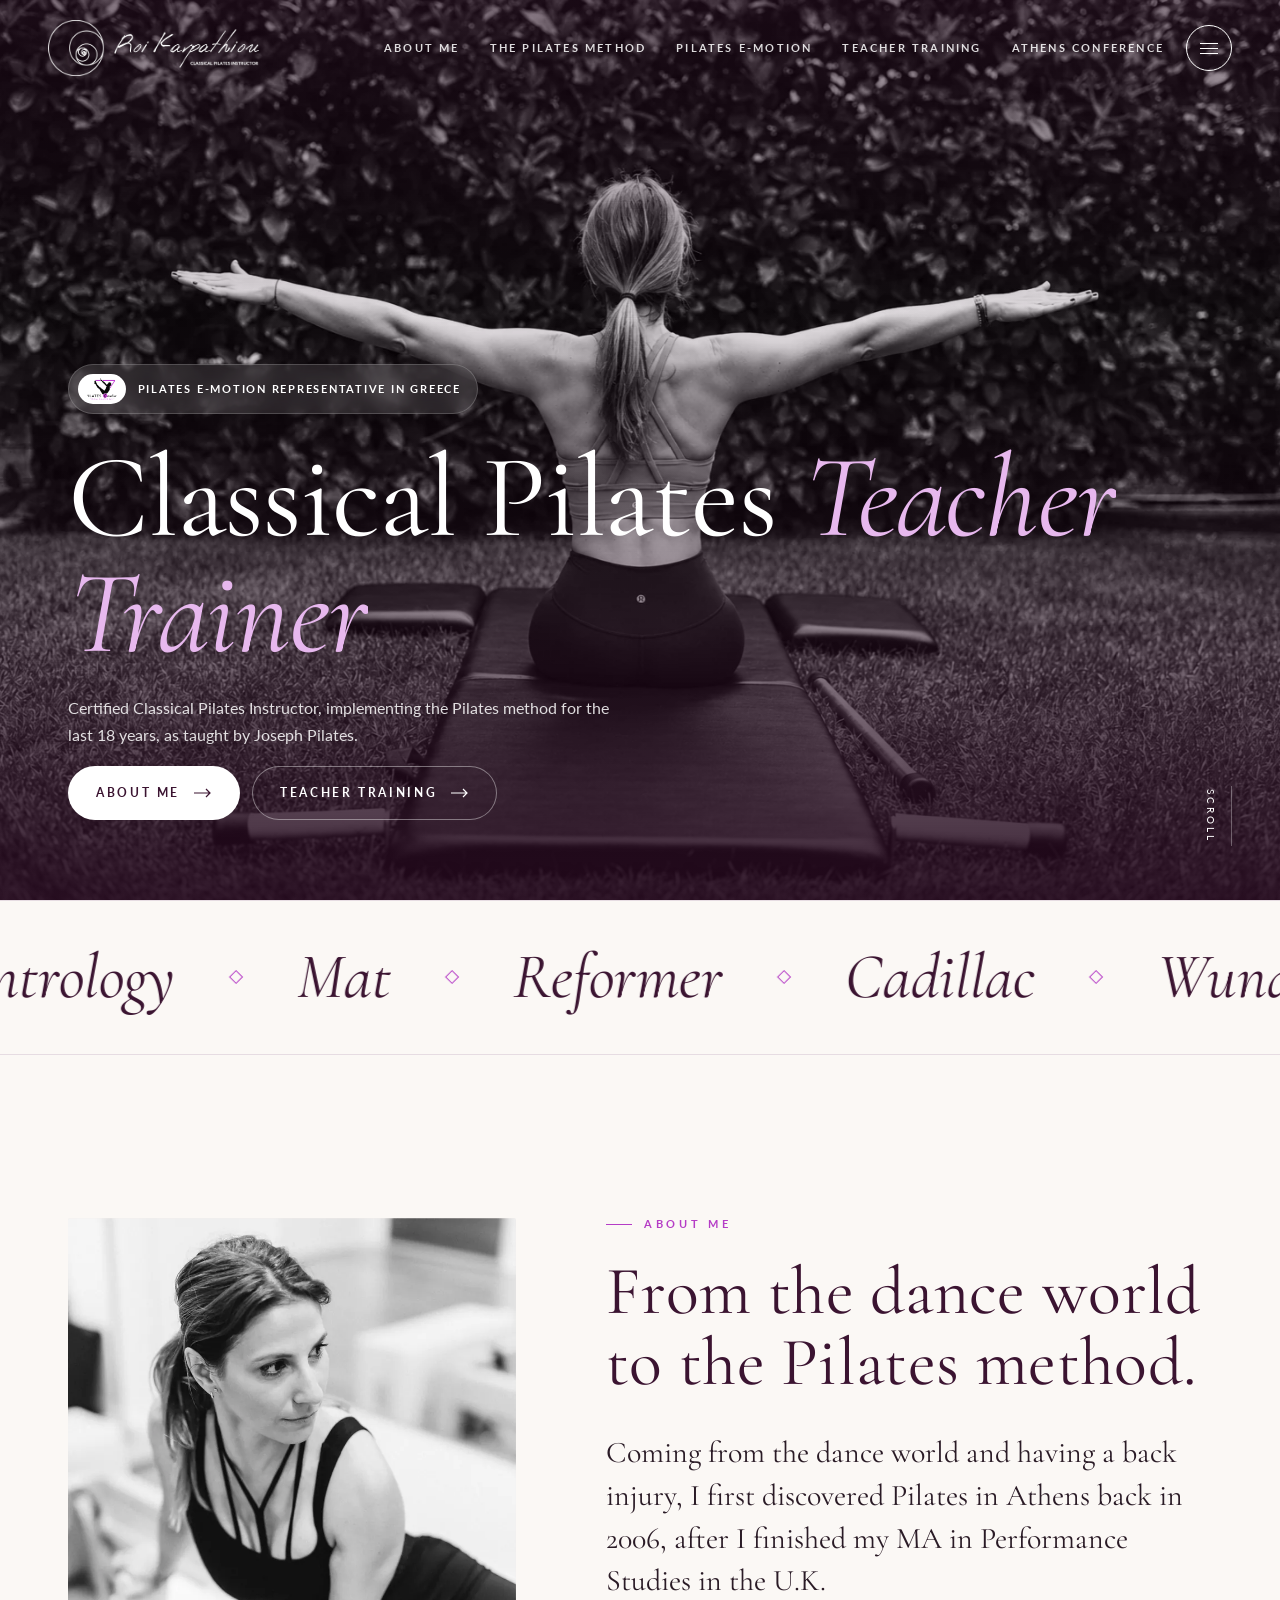
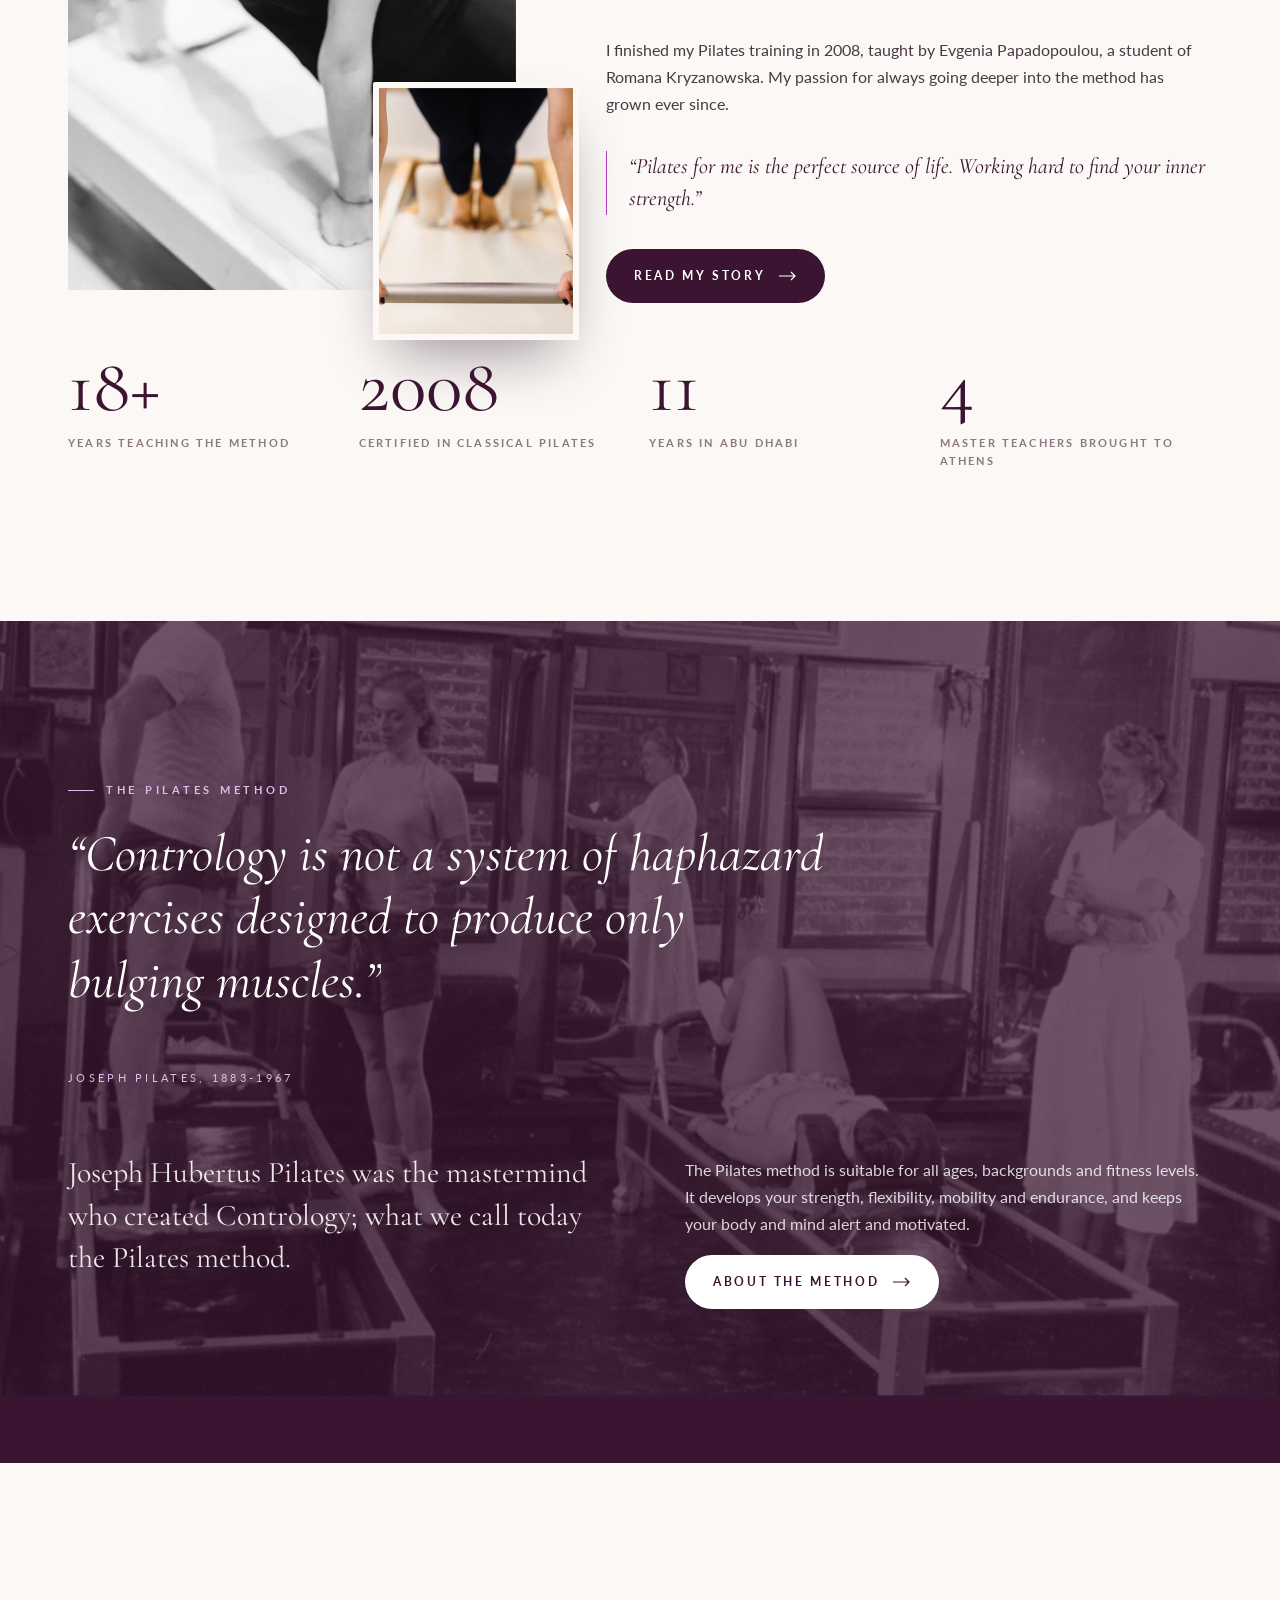
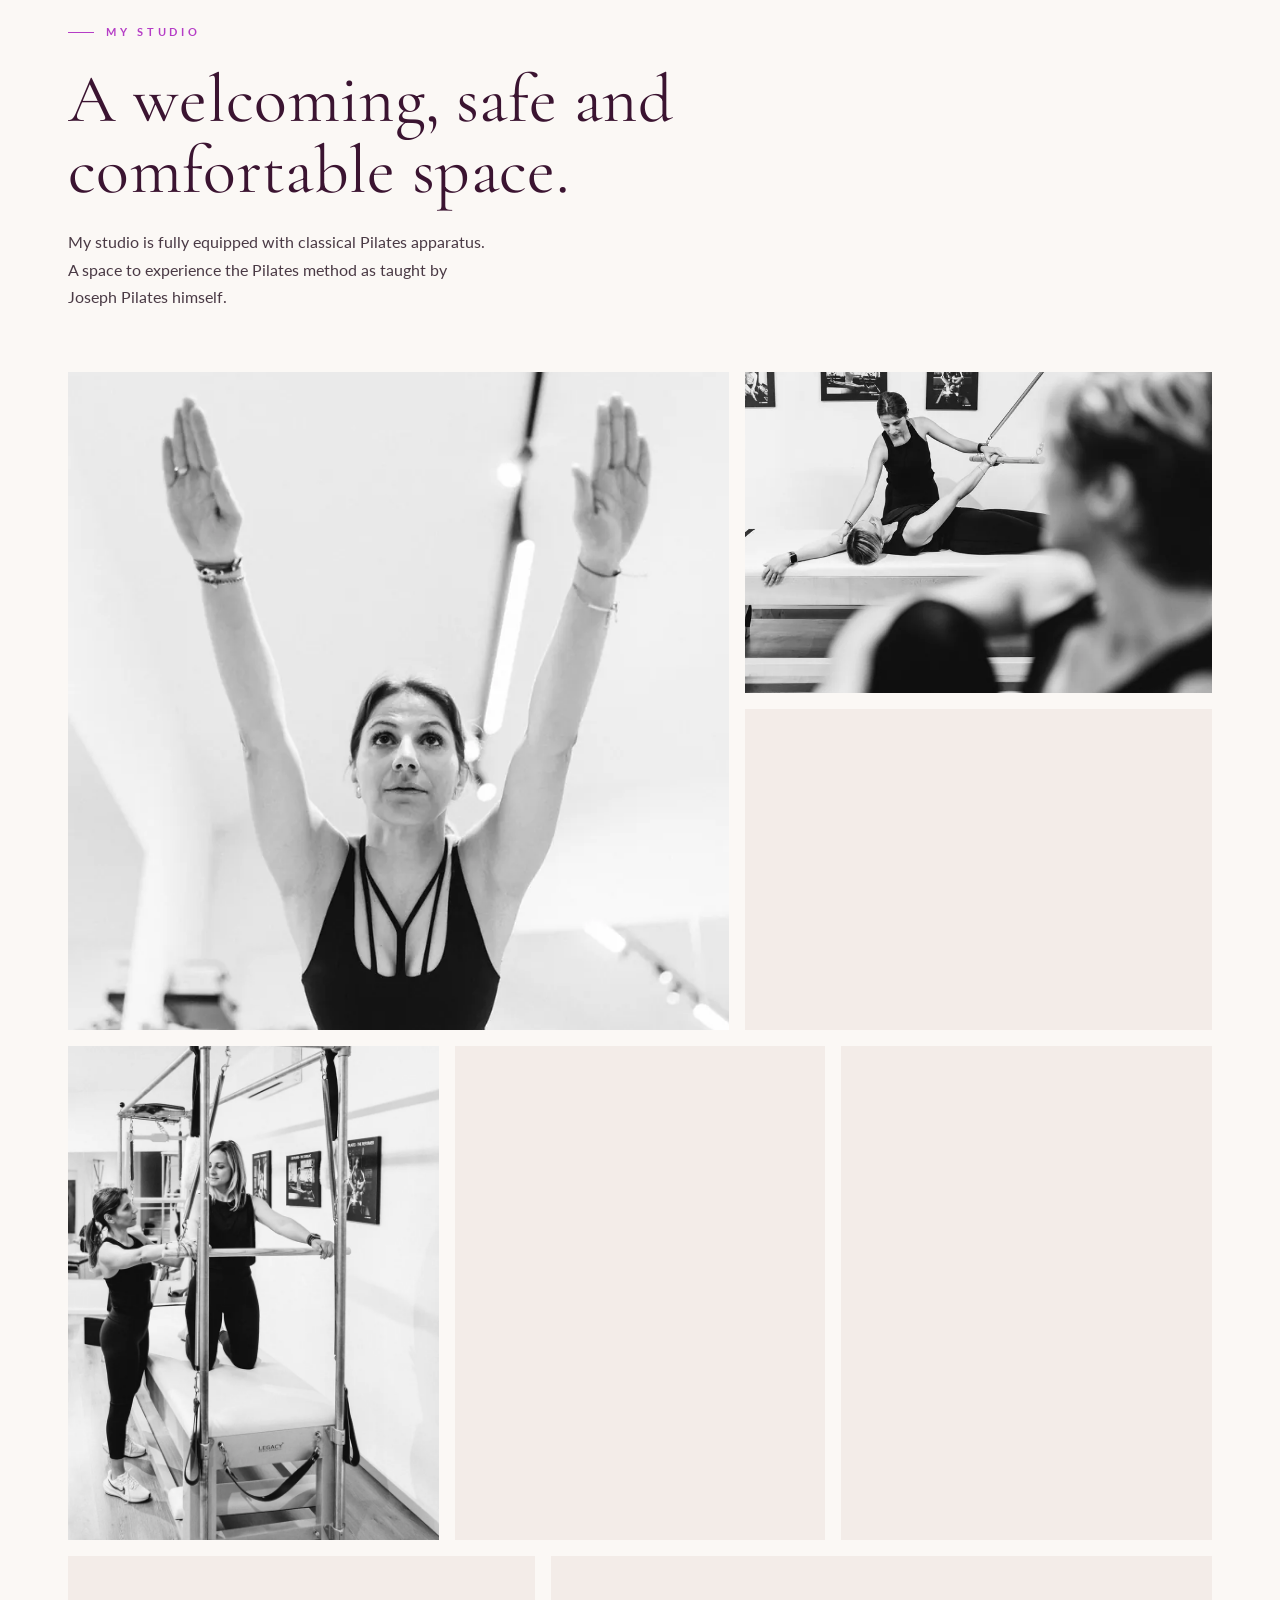
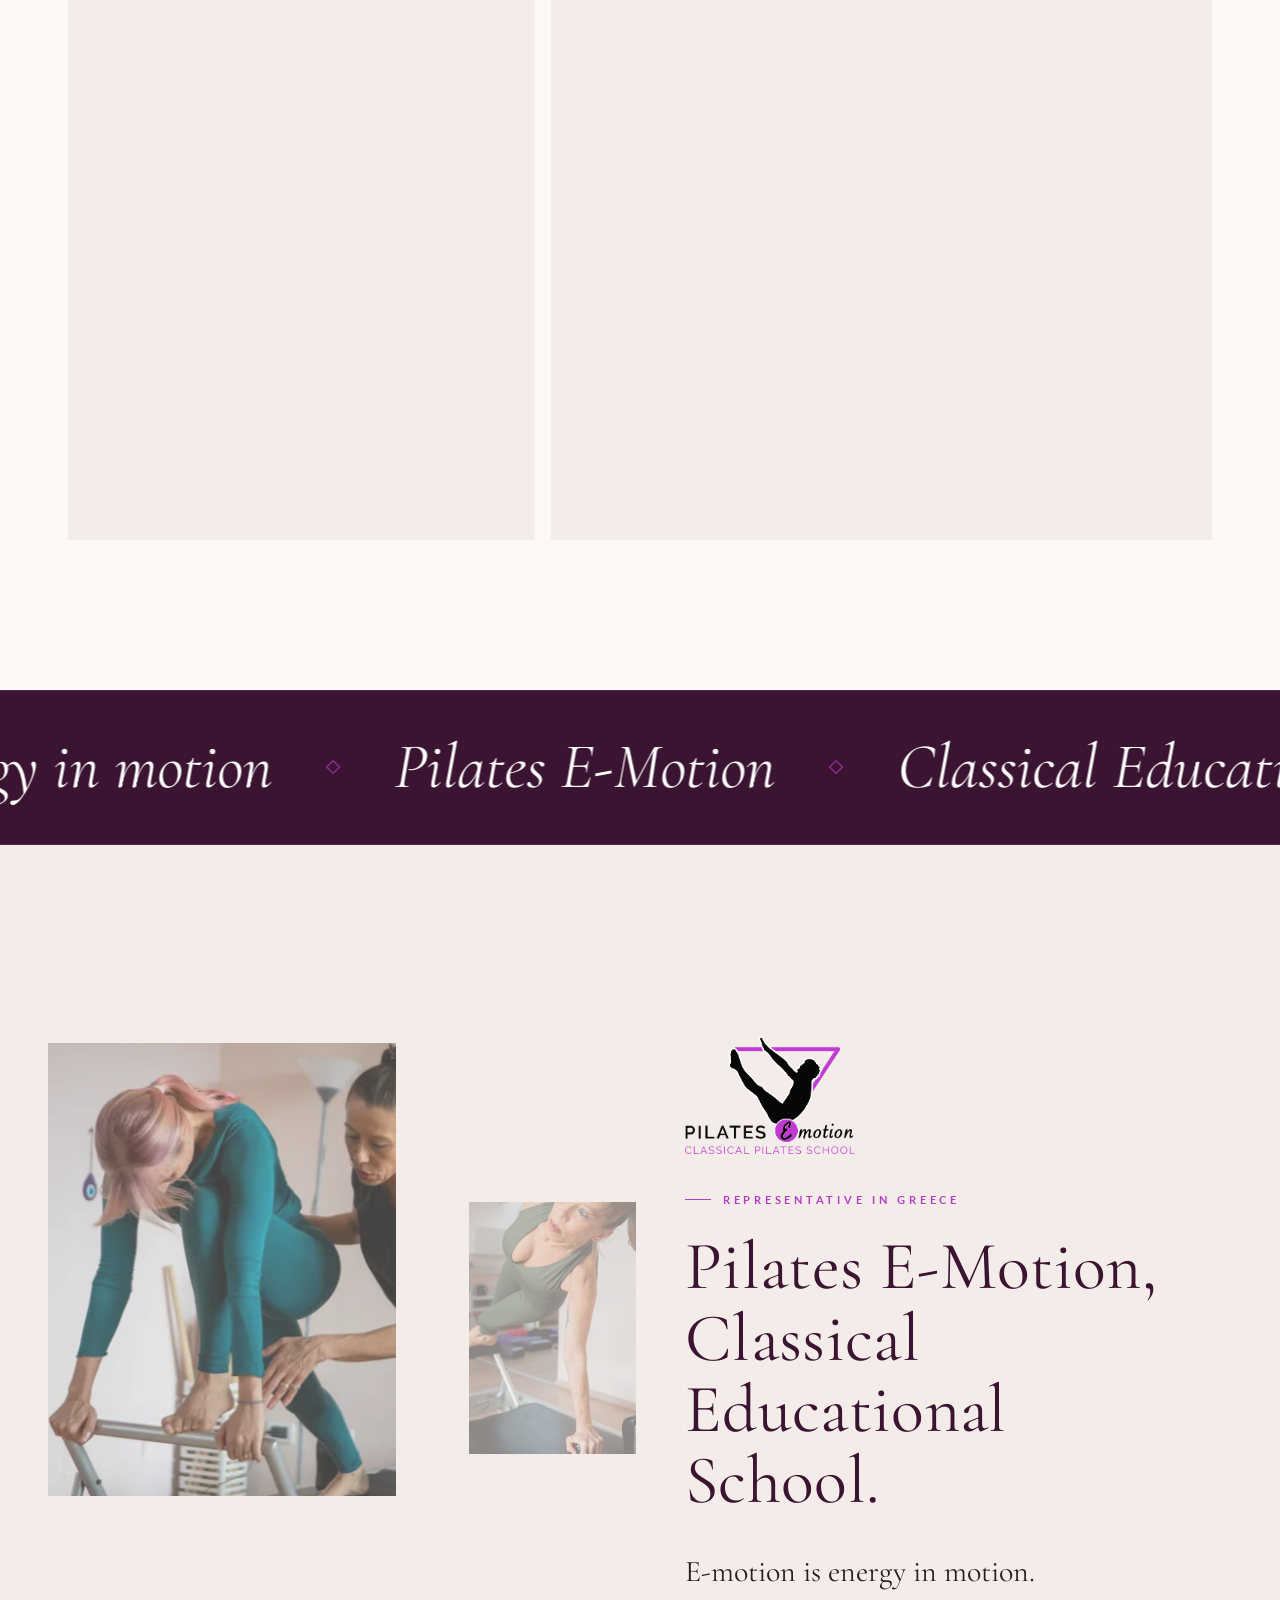
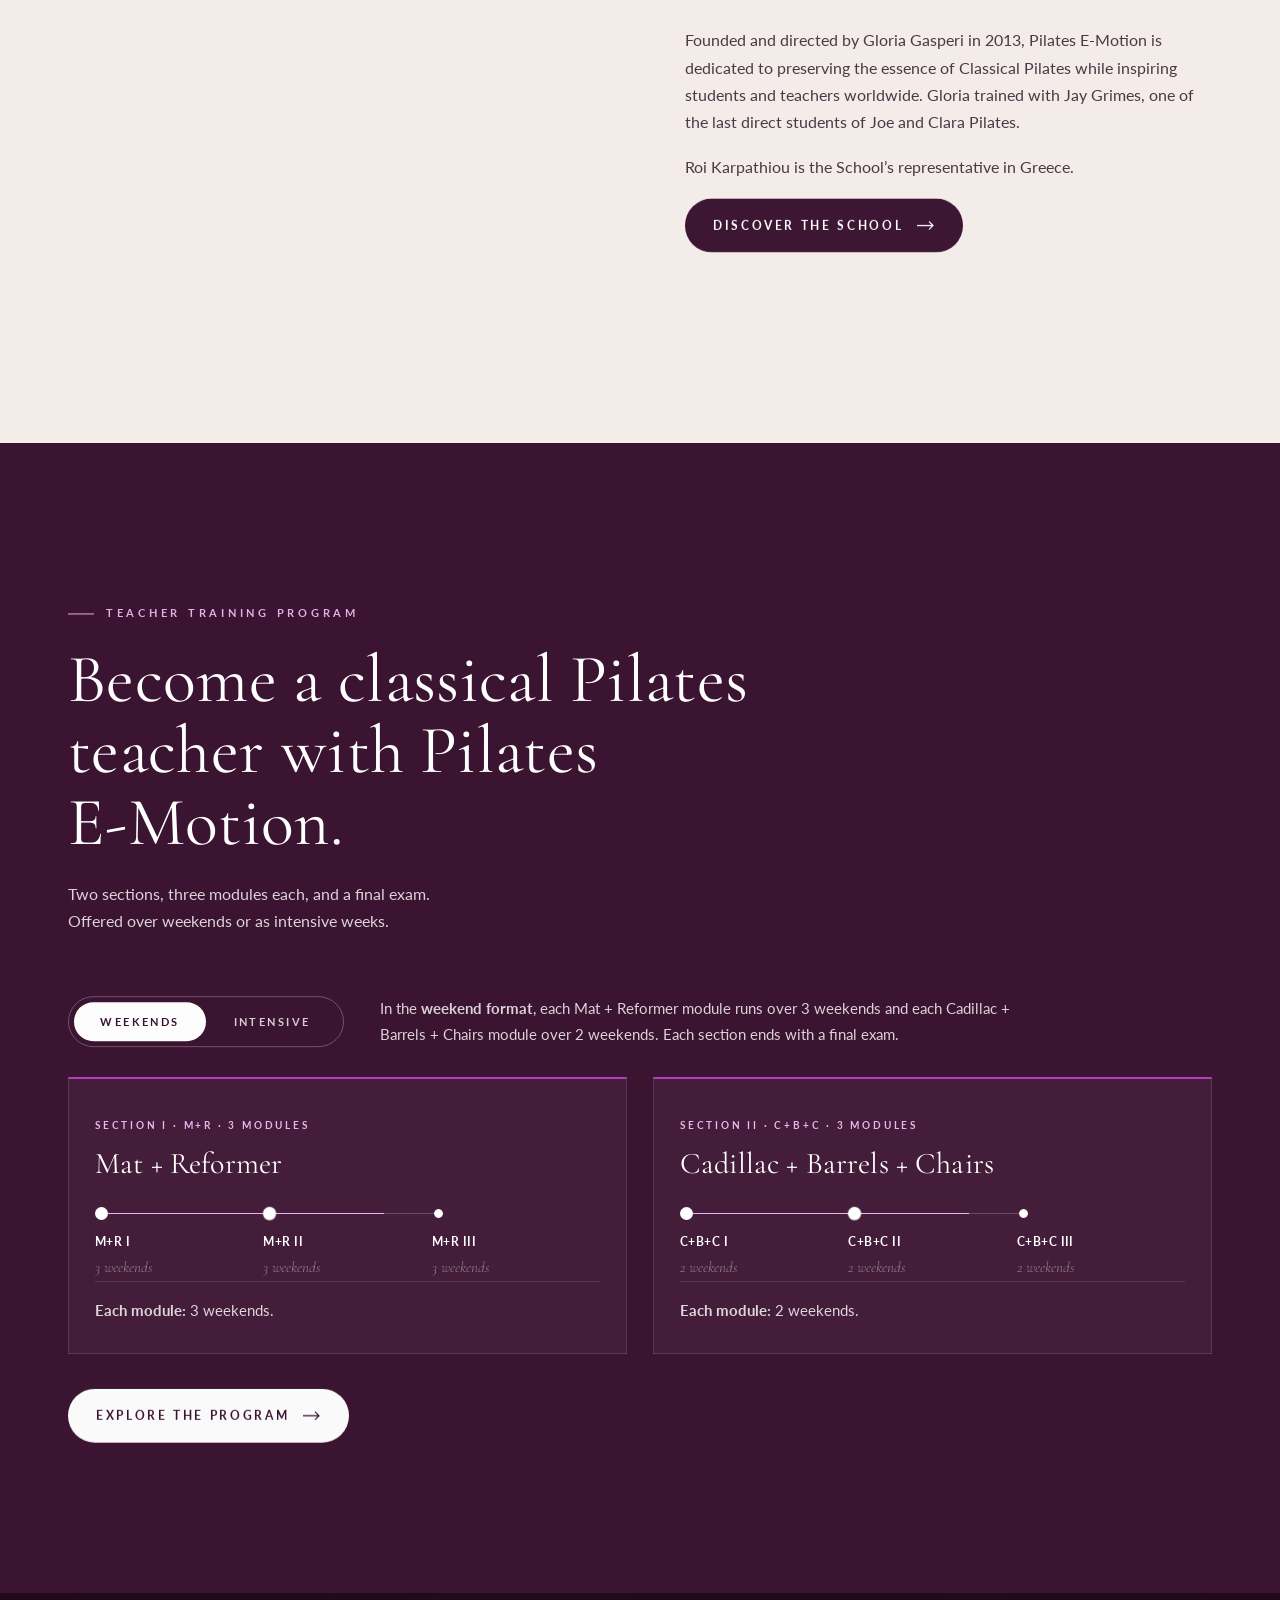
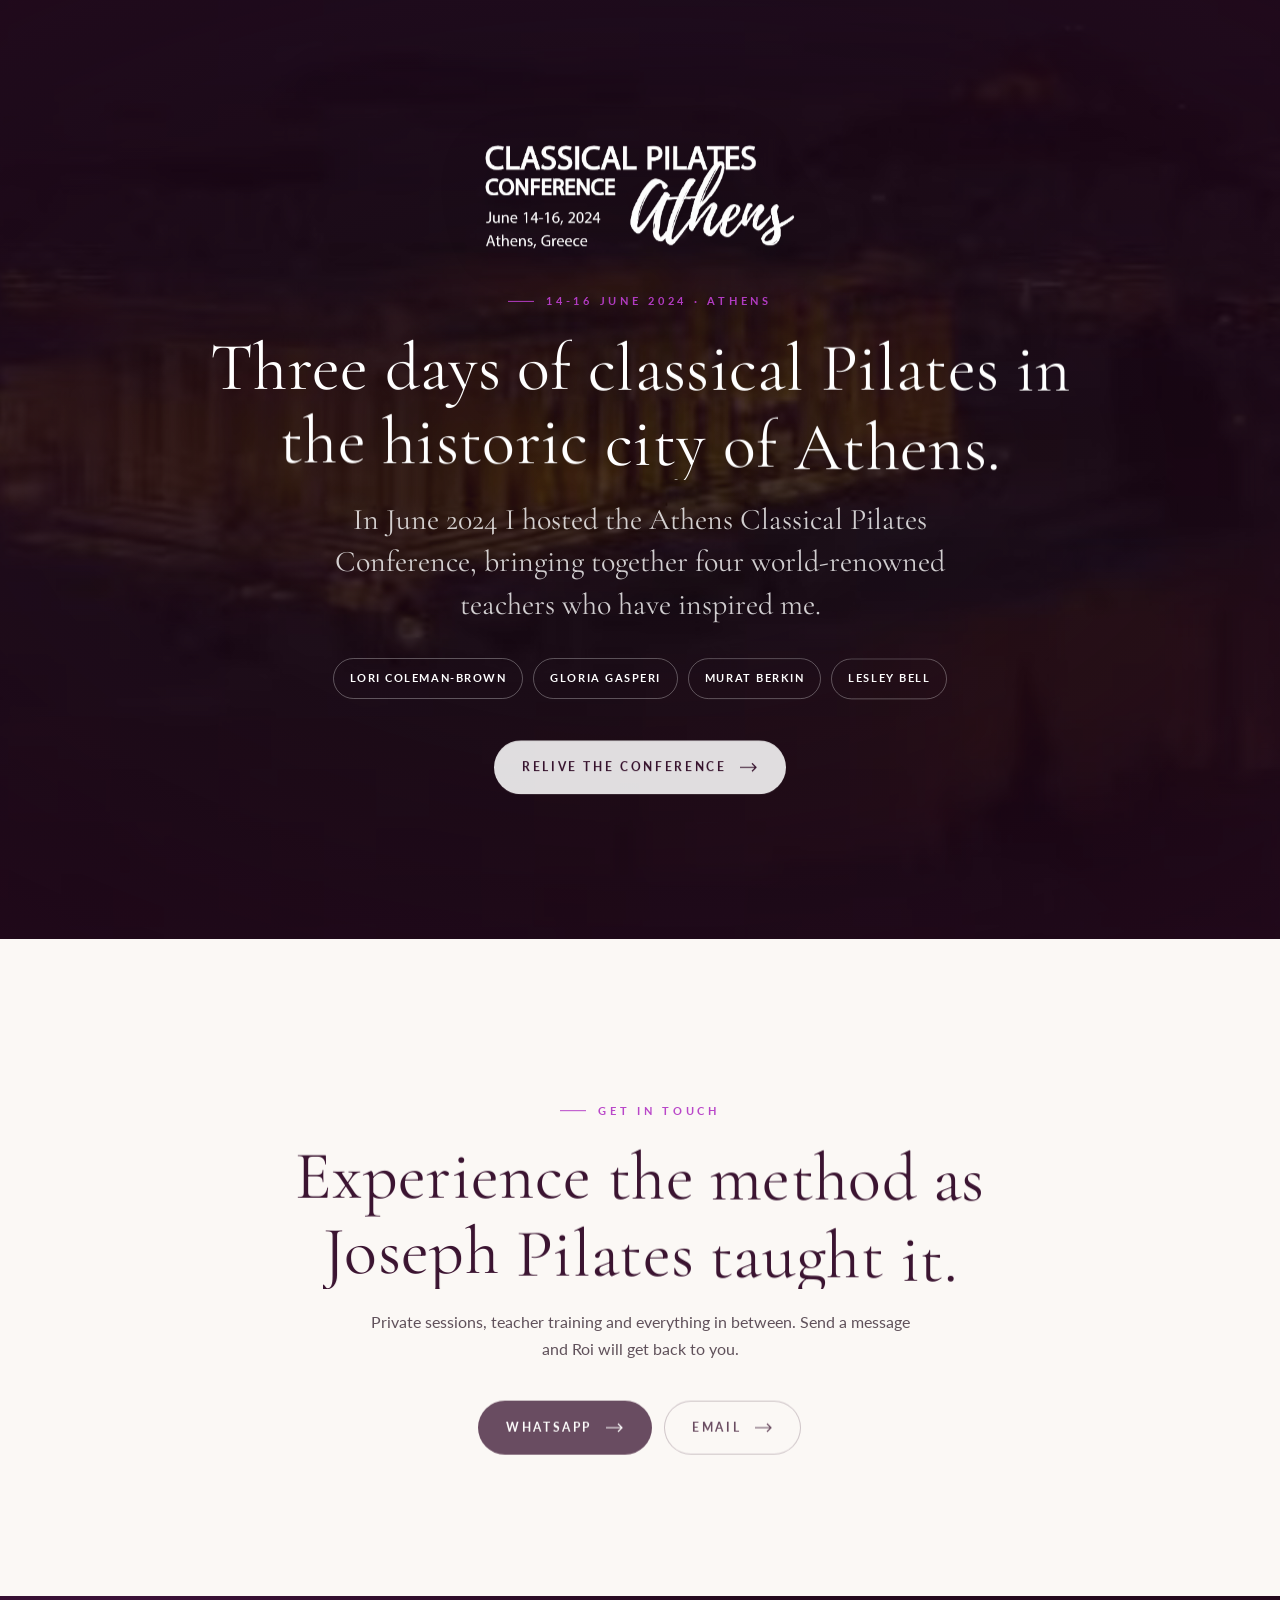
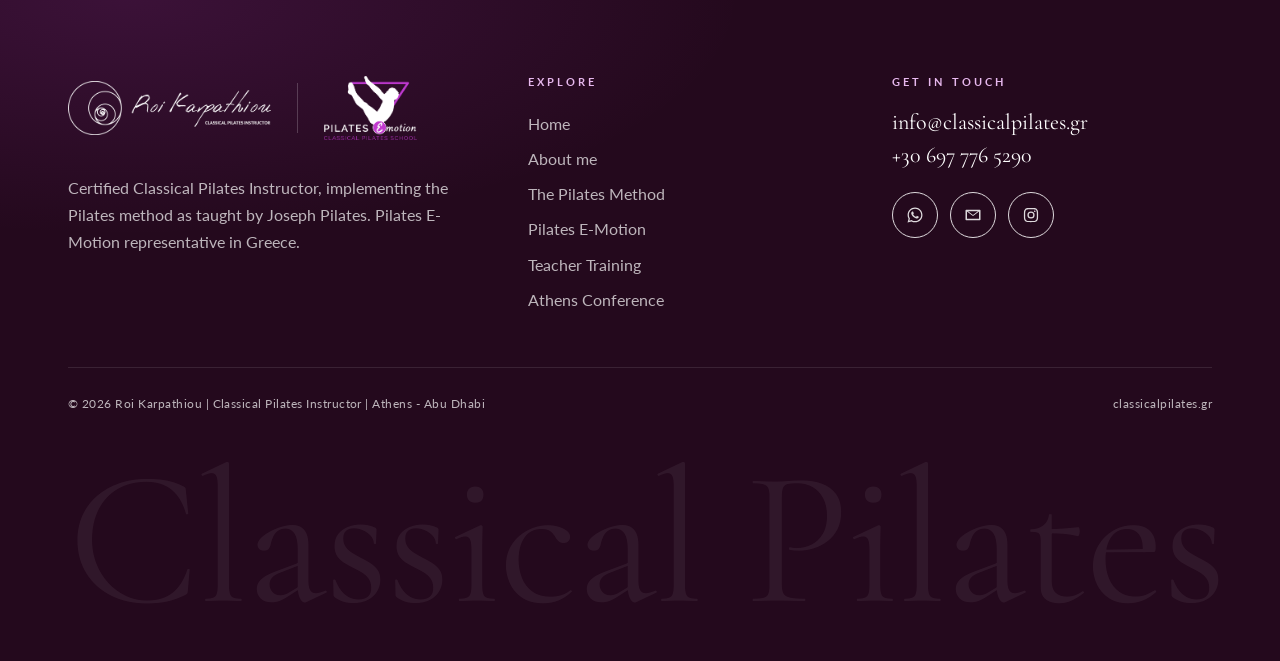
<file: index.html>
<!doctype html>
<html lang="en">
<head>
<meta charset="utf-8">
<meta name="viewport" content="width=device-width, initial-scale=1, viewport-fit=cover">
<title>Roi Karpathiou | Classical Pilates Instructor | Athens</title>
<meta name="description" content="Certified Classical Pilates Instructor, implementing the Pilates method as taught by Joseph Pilates for the last 18 years. Pilates E-Motion representative in Greece.">
<meta name="robots" content="index, follow, max-image-preview:large">
<link rel="canonical" href="https://dctabudhabi-smc.github.io/classicalpilates/">
<meta name="theme-color" content="#3B1431">
<meta name="author" content="Roi Karpathiou">
<meta property="og:type" content="website">
<meta property="og:site_name" content="Roi Karpathiou | Classical Pilates">
<meta property="og:locale" content="en_GB">
<meta property="og:url" content="https://dctabudhabi-smc.github.io/classicalpilates/">
<meta property="og:title" content="Roi Karpathiou Classical Pilates Instructor">
<meta property="og:description" content="Certified Classical Pilates Instructor, implementing the Pilates method for the last 18 years, as taught by Joseph Pilates.">
<meta property="og:image" content="https://dctabudhabi-smc.github.io/classicalpilates/assets/img/og-home.jpg">
<meta property="og:image:width" content="1200">
<meta property="og:image:height" content="630">
<meta property="og:image:alt" content="Roi Karpathiou Classical Pilates Instructor">
<meta name="twitter:card" content="summary_large_image">
<meta name="twitter:title" content="Roi Karpathiou Classical Pilates Instructor">
<meta name="twitter:description" content="Certified Classical Pilates Instructor, implementing the Pilates method for the last 18 years, as taught by Joseph Pilates.">
<meta name="twitter:image" content="https://dctabudhabi-smc.github.io/classicalpilates/assets/img/og-home.jpg">
<link rel="icon" href="favicon.ico">
<link rel="preconnect" href="https://fonts.googleapis.com">
<link rel="preconnect" href="https://fonts.gstatic.com" crossorigin>
<link href="https://fonts.googleapis.com/css2?family=Cormorant+Garamond:ital,wght@0,400;0,500;1,400;1,500&family=Lato:wght@400;700&display=swap" rel="stylesheet">
<link rel="preload" as="image" href="assets/img/roi-hero-800.webp" imagesrcset="assets/img/roi-hero-800.webp 800w, assets/img/roi-hero.webp 1600w" imagesizes="100vw">
<link rel="stylesheet" href="assets/css/site.css">
<script>(function(){var l=location,p=l.pathname,n=p.replace(/\/index\.html$/,'/').replace(/\.html$/,'');if(n!==p&&l.protocol.indexOf('http')===0)history.replaceState(null,'',n+l.search+l.hash);})();document.documentElement.classList.add('js');if(window.matchMedia('(hover: none), (pointer: coarse)').matches)document.documentElement.classList.add('touch');if(!window.matchMedia('(prefers-reduced-motion: reduce)').matches)document.documentElement.classList.add('motion');</script>
<!-- Google Tag Manager -->
<script>(function(w,d,s,l,i){w[l]=w[l]||[];w[l].push({'gtm.start':new Date().getTime(),event:'gtm.js'});var f=d.getElementsByTagName(s)[0],j=d.createElement(s),dl=l!='dataLayer'?'&l='+l:'';j.async=true;j.src='https://www.googletagmanager.com/gtm.js?id='+i+dl;f.parentNode.insertBefore(j,f);})(window,document,'script','dataLayer','GTM-KKJ4MVG');</script>
<!-- End Google Tag Manager -->
<script type="application/ld+json">{"@context": "https://schema.org", "@type": "Person", "name": "Roi Karpathiou", "jobTitle": "Classical Pilates Instructor", "url": "https://dctabudhabi-smc.github.io/classicalpilates", "email": "mailto:info@classicalpilates.gr", "sameAs": ["https://www.instagram.com/roi_karpathiou/"], "affiliation": {"@type": "Organization", "name": "Pilates E-Motion", "url": "https://pilatesemotion.com/"}, "address": {"@type": "PostalAddress", "addressLocality": "Athens", "addressCountry": "GR"}}</script>
</head>
<body>
<noscript><iframe src="https://www.googletagmanager.com/ns.html?id=GTM-KKJ4MVG" height="0" width="0" style="display:none;visibility:hidden"></iframe></noscript>
<a class="sr-only" href="#main">Skip to content</a>
<div class="progress" aria-hidden="true"></div>
<header class="nav">
  <a class="nav__logo" href="./" aria-label="Roi Karpathiou, home">
    <img class="logo-light" src="assets/img/logo-roi-white.png" alt="Roi Karpathiou, Classical Pilates Instructor" width="2016" height="535">
    <img class="logo-dark" src="assets/img/logo-roi-black.png" alt="" width="2016" height="535">
  </a>
  <div class="nav__right">
    <nav class="nav__links" aria-label="Main"><a href="about-me">About me</a><a href="about-pilates-method">The Pilates Method</a><a href="pilates-emotion">Pilates E-Motion</a><a href="teacher-training">Teacher Training</a><a href="athens-classical-pilates-conference">Athens Conference</a></nav>
    <button class="burger" aria-label="Open menu" aria-expanded="false" aria-controls="menu"><span></span></button>
  </div>
</header>
<div class="menu" id="menu" aria-hidden="true">
  <ul class="menu__list"><li><a href="./" aria-current="page"><small>01</small><span class="menu__t">Home</span><span class="menu__d">Classical Pilates Teacher Trainer</span></a></li><li><a href="about-me"><small>02</small><span class="menu__t">About me</span><span class="menu__d">My story, from dance to the method</span></a></li><li><a href="about-pilates-method"><small>03</small><span class="menu__t">The Pilates Method</span><span class="menu__d">Contrology and the classical repertoire</span></a></li><li><a href="pilates-emotion"><small>04</small><span class="menu__t">Pilates E-Motion</span><span class="menu__d">The School and Gloria Gasperi</span></a></li><li><a href="teacher-training"><small>05</small><span class="menu__t">Teacher Training</span><span class="menu__d">Weekend and intensive formats</span></a></li><li><a href="athens-classical-pilates-conference"><small>06</small><span class="menu__t">Athens Conference</span><span class="menu__d">Athens, 14-16 June 2024</span></a></li></ul>
  <div class="menu__foot">
    <div class="menu__badge"><img src="assets/img/logo-pilates-emotion-white.png" alt="Pilates E-Motion" width="451" height="313"><span>Pilates E-Motion<br>representative in Greece</span></div>
    <div class="social "><a href="https://wa.me/306977765290" aria-label="WhatsApp Roi Karpathiou" target="_blank" rel="noopener"><svg viewBox="0 0 24 24" aria-hidden="true"><path d="M12.04 2C6.58 2 2.13 6.45 2.13 11.91c0 1.75.46 3.45 1.32 4.95L2.05 22l5.25-1.38a9.9 9.9 0 0 0 4.74 1.21c5.46 0 9.91-4.45 9.91-9.91S17.5 2 12.04 2Zm0 18.15c-1.48 0-2.93-.4-4.2-1.15l-.3-.18-3.12.82.83-3.04-.2-.31a8.2 8.2 0 0 1-1.26-4.38c0-4.54 3.7-8.24 8.25-8.24 4.54 0 8.24 3.7 8.24 8.24 0 4.55-3.7 8.24-8.24 8.24Zm4.52-6.16c-.25-.12-1.47-.72-1.69-.81-.23-.08-.39-.12-.56.13-.16.25-.64.81-.79.97-.14.17-.29.19-.54.06-.25-.12-1.05-.39-1.99-1.23-.74-.66-1.23-1.47-1.38-1.72-.14-.25-.02-.38.11-.51.11-.11.25-.29.37-.43.13-.15.17-.25.25-.42.08-.17.04-.31-.02-.43-.06-.13-.56-1.35-.77-1.85-.2-.48-.41-.42-.56-.43h-.48c-.17 0-.43.06-.66.31-.22.25-.86.85-.86 2.07 0 1.22.89 2.4 1.01 2.56.12.17 1.75 2.67 4.23 3.74.59.26 1.05.41 1.41.52.59.19 1.13.16 1.56.1.48-.07 1.47-.6 1.67-1.18.21-.58.21-1.07.14-1.18-.06-.1-.22-.16-.47-.28Z"/></svg></a><a href="mailto:info@classicalpilates.gr" aria-label="Email Roi Karpathiou"><svg viewBox="0 0 24 24" aria-hidden="true"><path d="M3 5h18a1 1 0 0 1 1 1v12a1 1 0 0 1-1 1H3a1 1 0 0 1-1-1V6a1 1 0 0 1 1-1Zm1 2.3V17h16V7.3l-7.4 5.6a1 1 0 0 1-1.2 0L4 7.3ZM5.4 7l6.6 5 6.6-5H5.4Z"/></svg></a><a href="https://www.instagram.com/roi_karpathiou/" aria-label="Roi Karpathiou on Instagram" target="_blank" rel="noopener"><svg viewBox="0 0 24 24" aria-hidden="true"><path d="M12 7.2a4.8 4.8 0 1 0 0 9.6 4.8 4.8 0 0 0 0-9.6Zm0 7.9a3.1 3.1 0 1 1 0-6.2 3.1 3.1 0 0 1 0 6.2Zm6.1-8.1a1.1 1.1 0 1 1-2.2 0 1.1 1.1 0 0 1 2.2 0ZM21.4 8.1c-.06-1.5-.4-2.83-1.5-3.93-1.1-1.1-2.43-1.44-3.93-1.5C14.43 2.6 9.57 2.6 8.03 2.67c-1.5.07-2.83.41-3.93 1.5-1.1 1.1-1.44 2.43-1.5 3.93-.08 1.55-.08 6.4 0 7.95.06 1.5.4 2.83 1.5 3.93 1.1 1.1 2.43 1.44 3.93 1.5 1.55.09 6.4.09 7.95 0 1.5-.06 2.83-.4 3.93-1.5 1.1-1.1 1.44-2.43 1.5-3.93.09-1.55.09-6.4 0-7.95Zm-2 9.6a3.2 3.2 0 0 1-1.8 1.8c-1.25.5-4.2.38-5.6.38-1.37 0-4.34.11-5.58-.38a3.2 3.2 0 0 1-1.8-1.8c-.5-1.24-.38-4.2-.38-5.58 0-1.38-.11-4.34.38-5.58a3.2 3.2 0 0 1 1.8-1.8c1.24-.5 4.2-.38 5.58-.38 1.38 0 4.34-.12 5.6.38a3.2 3.2 0 0 1 1.8 1.8c.49 1.24.37 4.2.37 5.58 0 1.38.12 4.34-.38 5.58Z"/></svg></a></div>
  </div>
</div>
<div class="loader" aria-hidden="true"><img src="assets/img/logo-roi-white.png" alt=""><span class="loader__bar"><i></i></span></div>
<main id="main">

<section class="hero">
  <div class="hero__media"><img src="assets/img/roi-hero.webp" srcset="assets/img/roi-hero-800.webp 800w, assets/img/roi-hero.webp 1600w" sizes="100vw" width="1536" height="1024" alt="Roi Karpathiou on the Pilates mat" fetchpriority="high" decoding="async"></div>
  <div class="wrap hero__inner">
    <a class="hero__badge" href="pilates-emotion" data-reveal><img src="assets/img/logo-pilates-emotion.png" alt="" width="451" height="313">Pilates E-Motion representative in Greece</a>
    <h1 class="display hero__title" data-split>Classical Pilates <em>Teacher Trainer</em></h1>
    <p class="hero__sub" data-reveal>Certified Classical Pilates Instructor, implementing the Pilates method for the last 18 years, as taught by Joseph Pilates.</p>
    <div class="cta__btns" style="justify-content:flex-start" data-reveal>
      <a class="btn btn--light" href="about-me">About me <svg class="arr" viewBox="0 0 18 10" aria-hidden="true"><path d="M0 5h16M12 1l4 4-4 4" fill="none" stroke="currentColor" stroke-width="1.2"/></svg></a>
      <a class="btn btn--ghost" href="teacher-training">Teacher training <svg class="arr" viewBox="0 0 18 10" aria-hidden="true"><path d="M0 5h16M12 1l4 4-4 4" fill="none" stroke="currentColor" stroke-width="1.2"/></svg></a>
    </div>
  </div>
  <div class="hero__scroll" aria-hidden="true"><i></i>Scroll</div>
</section>

<div class="marquee" aria-hidden="true"><div class="marquee__track" data-speed="0.6"><span class="marquee__item">Contrology</span><span class="marquee__item">Mat</span><span class="marquee__item">Reformer</span><span class="marquee__item">Cadillac</span><span class="marquee__item">Wunda Chair</span><span class="marquee__item">Spine Corrector</span><span class="marquee__item">Ladder Barrel</span></div></div>


<section class="section" id="about">
  <div class="wrap split split--4060">
    <div class="stack">
      <div class="frame frame--port" data-img><img src="assets/img/roi-portrait.webp" srcset="assets/img/roi-portrait-800.webp 800w, assets/img/roi-portrait.webp 1600w" sizes="(min-width: 900px) 40vw, 90vw" width="1000" height="1500" alt="Portrait of Roi Karpathiou" loading="lazy" decoding="async"></div>
      <div class="frame frame--small frame--tall" data-speed="0.12"><img src="assets/img/roi-hands.webp" srcset="assets/img/roi-hands-800.webp 800w, assets/img/roi-hands.webp 1600w" sizes="(min-width: 900px) 20vw, 45vw" width="1500" height="1000" alt="Hands on the Pilates reformer bar" loading="lazy" decoding="async"></div>
    </div>
    <div>
      <span class="eyebrow" data-reveal>About me</span>
      <h2 class="h2" data-split>From the dance world to the Pilates method.</h2>
      <p class="lead mt-m" data-reveal>Coming from the dance world and having a back injury, I first discovered Pilates in Athens back in 2006, after I finished my MA in Performance Studies in the U.K.</p>
      <p data-reveal>I finished my Pilates training in 2008, taught by Evgenia Papadopoulou, a student of Romana Kryzanowska. My passion for always going deeper into the method has grown ever since.</p>
      <blockquote class="sig-quote" data-reveal>&ldquo;Pilates for me is the perfect source of life. Working hard to find your inner strength.&rdquo;</blockquote>
      <div data-reveal><a class="btn " href="about-me">Read my story <svg class="arr" viewBox="0 0 18 10" aria-hidden="true"><path d="M0 5h16M12 1l4 4-4 4" fill="none" stroke="currentColor" stroke-width="1.2"/></svg></a></div>
    </div>
  </div>
  <div class="wrap">
    <div class="stats">
      <div data-reveal><div class="stat__n"><span data-count="18" data-suffix="+">18+</span></div><div class="stat__l">Years teaching the method</div></div>
      <div data-reveal><div class="stat__n">2008</div><div class="stat__l">Certified in classical Pilates</div></div>
      <div data-reveal><div class="stat__n"><span data-count="11">11</span></div><div class="stat__l">Years in Abu Dhabi</div></div>
      <div data-reveal><div class="stat__n"><span data-count="4">4</span></div><div class="stat__l">Master teachers brought to Athens</div></div>
    </div>
  </div>
</section>

<section class="section dark method" id="method">
  <div class="method__bg" data-speed="0.15"><img src="assets/img/jp-studio.webp" srcset="assets/img/jp-studio-800.webp 800w, assets/img/jp-studio.webp 1600w" sizes="100vw" width="1354" height="2048" alt="" loading="lazy" decoding="async"></div>
  <div class="wrap">
    <span class="eyebrow" data-reveal>The Pilates Method</span>
    <p class="quote maxw" data-split>&ldquo;Contrology is not a system of haphazard exercises designed to produce only bulging muscles.&rdquo;</p>
    <p class="quote-by" data-reveal>Joseph Pilates, 1883-1967</p>
    <div class="split mt-l">
      <p class="lead" data-reveal>Joseph Hubertus Pilates was the mastermind who created Contrology; what we call today the Pilates method.</p>
      <div data-reveal>
        <p>The Pilates method is suitable for all ages, backgrounds and fitness levels. It develops your strength, flexibility, mobility and endurance, and keeps your body and mind alert and motivated.</p>
        <a class="btn btn--light" href="about-pilates-method">About the method <svg class="arr" viewBox="0 0 18 10" aria-hidden="true"><path d="M0 5h16M12 1l4 4-4 4" fill="none" stroke="currentColor" stroke-width="1.2"/></svg></a>
      </div>
    </div>
  </div>
</section>

<section class="section" id="studio">
  <div class="wrap">
    <div class="head-row">
      <div class="maxw">
        <span class="eyebrow" data-reveal>My studio</span>
        <h2 class="h2" data-split>A welcoming, safe and comfortable space.</h2>
      </div>
      <p class="maxw" style="max-width:420px" data-reveal>My studio is fully equipped with classical Pilates apparatus. A space to experience the Pilates method as taught by Joseph Pilates himself.</p>
    </div>
    <div class="gallery" data-stagger><a class="g-1 g-a" href="assets/img/studio-784.webp" data-lightbox="studio" aria-label="Open photo 1"><img src="assets/img/studio-784.webp" srcset="assets/img/studio-784-800.webp 800w, assets/img/studio-784.webp 1600w" sizes="(min-width: 900px) 50vw, 50vw" width="1000" height="1500" alt="Roi Karpathiou teaching in her classical Pilates studio" loading="lazy" decoding="async"></a><a class="g-2 g-b" href="assets/img/studio-261.webp" data-lightbox="studio" aria-label="Open photo 2"><img src="assets/img/studio-261.webp" srcset="assets/img/studio-261-800.webp 800w, assets/img/studio-261.webp 1600w" sizes="(min-width: 900px) 50vw, 50vw" width="1500" height="1000" alt="Roi Karpathiou teaching in her classical Pilates studio" loading="lazy" decoding="async"></a><a class="g-3 g-b" href="assets/img/studio-915.webp" data-lightbox="studio" aria-label="Open photo 3"><img src="assets/img/studio-915.webp" srcset="assets/img/studio-915-800.webp 800w, assets/img/studio-915.webp 1600w" sizes="(min-width: 900px) 50vw, 50vw" width="1500" height="1000" alt="Roi Karpathiou teaching in her classical Pilates studio" loading="lazy" decoding="async"></a><a class="g-4 g-b" href="assets/img/studio-64.webp" data-lightbox="studio" aria-label="Open photo 4"><img src="assets/img/studio-64.webp" srcset="assets/img/studio-64-800.webp 800w, assets/img/studio-64.webp 1600w" sizes="(min-width: 900px) 50vw, 50vw" width="1000" height="1500" alt="Roi Karpathiou teaching in her classical Pilates studio" loading="lazy" decoding="async"></a><a class="g-5 g-b" href="assets/img/studio-930.webp" data-lightbox="studio" aria-label="Open photo 5"><img src="assets/img/studio-930.webp" srcset="assets/img/studio-930-800.webp 800w, assets/img/studio-930.webp 1600w" sizes="(min-width: 900px) 50vw, 50vw" width="1000" height="1500" alt="Roi Karpathiou teaching in her classical Pilates studio" loading="lazy" decoding="async"></a><a class="g-6 g-b" href="assets/img/studio-726.webp" data-lightbox="studio" aria-label="Open photo 6"><img src="assets/img/studio-726.webp" srcset="assets/img/studio-726-800.webp 800w, assets/img/studio-726.webp 1600w" sizes="(min-width: 900px) 50vw, 50vw" width="1000" height="1500" alt="Roi Karpathiou teaching in her classical Pilates studio" loading="lazy" decoding="async"></a><a class="g-7 g-b" href="assets/img/about-bw-335.webp" data-lightbox="studio" aria-label="Open photo 7"><img src="assets/img/about-bw-335.webp" srcset="assets/img/about-bw-335-800.webp 800w, assets/img/about-bw-335.webp 1600w" sizes="(min-width: 900px) 50vw, 50vw" width="1000" height="1500" alt="Roi Karpathiou teaching in her classical Pilates studio" loading="lazy" decoding="async"></a><a class="g-8 g-a" href="assets/img/studio-956.webp" data-lightbox="studio" aria-label="Open photo 8"><img src="assets/img/studio-956.webp" srcset="assets/img/studio-956-800.webp 800w, assets/img/studio-956.webp 1600w" sizes="(min-width: 900px) 50vw, 50vw" width="1500" height="914" alt="Roi Karpathiou teaching in her classical Pilates studio" loading="lazy" decoding="async"></a></div><a href="assets/img/studio-131.webp" data-lightbox="studio" hidden aria-hidden="true" tabindex="-1">studio-131</a><a href="assets/img/studio-335.webp" data-lightbox="studio" hidden aria-hidden="true" tabindex="-1">studio-335</a><a href="assets/img/studio-358.webp" data-lightbox="studio" hidden aria-hidden="true" tabindex="-1">studio-358</a><a href="assets/img/studio-461.webp" data-lightbox="studio" hidden aria-hidden="true" tabindex="-1">studio-461</a><a href="assets/img/studio-748.webp" data-lightbox="studio" hidden aria-hidden="true" tabindex="-1">studio-748</a>
  </div>
</section>

<div class="marquee marquee--dark" aria-hidden="true"><div class="marquee__track" data-speed="0.5"><span class="marquee__item">Energy in motion</span><span class="marquee__item">Pilates E-Motion</span><span class="marquee__item">Classical Educational School</span></div></div>


<section class="section sand emotion" id="pilates-emotion">
  <div class="wrap split">
    <div class="collage">
      <div class="c-1"><img src="assets/img/pe-mg-0777.webp" srcset="assets/img/pe-mg-0777-800.webp 800w, assets/img/pe-mg-0777.webp 1600w" sizes="(min-width: 900px) 35vw, 70vw" width="1600" height="1067" alt="Teaching at Pilates E-Motion" loading="lazy" decoding="async"></div>
      <div class="c-2"><img src="assets/img/pe-mg-1065.webp" srcset="assets/img/pe-mg-1065-800.webp 800w, assets/img/pe-mg-1065.webp 1600w" sizes="(min-width: 900px) 18vw, 35vw" width="1023" height="1535" alt="Pilates E-Motion practice" loading="lazy" decoding="async"></div>
      <div class="c-3"><img src="assets/img/pe-mg-0501.webp" srcset="assets/img/pe-mg-0501-800.webp 800w, assets/img/pe-mg-0501.webp 1600w" sizes="(min-width: 900px) 35vw, 70vw" width="1600" height="1067" alt="Teacher training at Pilates E-Motion" loading="lazy" decoding="async"></div>
      <div class="c-4"><img src="assets/img/pe-mg-1129.webp" srcset="assets/img/pe-mg-1129-800.webp 800w, assets/img/pe-mg-1129.webp 1600w" sizes="(min-width: 900px) 18vw, 35vw" width="1050" height="1575" alt="Classical Pilates at Pilates E-Motion" loading="lazy" decoding="async"></div>
    </div>
    <div>
      <img class="emotion__logo" src="assets/img/logo-pilates-emotion.png" alt="Pilates E-Motion, Classical Pilates School" width="451" height="313" loading="lazy" data-reveal>
      <span class="eyebrow" data-reveal>Representative in Greece</span>
      <h2 class="h2" data-split>Pilates E-Motion, Classical Educational School.</h2>
      <p class="lead mt-m" data-reveal>E-motion is energy in motion.</p>
      <p data-reveal>Founded and directed by Gloria Gasperi in 2013, Pilates E-Motion is dedicated to preserving the essence of Classical Pilates while inspiring students and teachers worldwide. Gloria trained with Jay Grimes, one of the last direct students of Joe and Clara Pilates.</p>
      <p data-reveal>Roi Karpathiou is the School&rsquo;s representative in Greece.</p>
      <div class="cta__btns" style="justify-content:flex-start" data-reveal>
        <a class="btn " href="pilates-emotion">Discover the School <svg class="arr" viewBox="0 0 18 10" aria-hidden="true"><path d="M0 5h16M12 1l4 4-4 4" fill="none" stroke="currentColor" stroke-width="1.2"/></svg></a>
      </div>
    </div>
  </div>
</section>

<section class="section dark" id="teacher-training">
  <div class="wrap">
    <div class="head-row">
      <div class="maxw">
        <span class="eyebrow" data-reveal>Teacher Training Program</span>
        <h2 class="h2" data-split>Become a classical Pilates teacher with Pilates E-Motion.</h2>
      </div>
      <p style="max-width:420px" data-reveal>Two sections, three modules each, and a final exam. Offered over weekends or as intensive weeks.</p>
    </div>
    <div class="fmt" data-format="regular">
  <div class="fmt__bar" data-reveal>
    <div class="fmt__switch" role="group" aria-label="Program format">
      <span class="fmt__pill" aria-hidden="true"></span>
      <button type="button" class="fmt__btn" data-set="regular" aria-pressed="true">Weekends</button>
      <button type="button" class="fmt__btn" data-set="intensive" aria-pressed="false">Intensive</button>
    </div>
    <p class="fmt__intro"><span data-show="regular">In the <b>weekend format</b>, each Mat + Reformer module runs over 3 weekends and each Cadillac + Barrels + Chairs module over 2 weekends.</span><span data-show="intensive">In the <b>intensive format</b>, each module is one intensive week of training.</span> Each section ends with a final exam.</p>
  </div>
  <div class="cards cards--2" data-stagger>
    <div class="card">
      <span class="card__tag">Section I &middot; M+R &middot; 3 modules</span>
      <h3>Mat + Reformer</h3>
      <div class="path"><span class="path__line" aria-hidden="true"></span><div class="path__step"><i></i><b>M+R I</b><span><span data-show="regular">3 weekends</span><span data-show="intensive">Mon - Sat</span></span></div><div class="path__step"><i></i><b>M+R II</b><span><span data-show="regular">3 weekends</span><span data-show="intensive">Mon - Sat</span></span></div><div class="path__step"><i></i><b>M+R III</b><span><span data-show="regular">3 weekends</span><span data-show="intensive">Mon - Sat</span></span></div></div>
      <p class="sched"><b>Each module:</b> <span data-show="regular">3 weekends.</span><span data-show="intensive">Monday to Saturday, 09.00-17.00, Saturday half day.</span></p>
    </div>
    <div class="card">
      <span class="card__tag">Section II &middot; C+B+C &middot; 3 modules</span>
      <h3>Cadillac + Barrels + Chairs</h3>
      <div class="path"><span class="path__line" aria-hidden="true"></span><div class="path__step"><i></i><b>C+B+C I</b><span><span data-show="regular">2 weekends</span><span data-show="intensive">Mon - Thu</span></span></div><div class="path__step"><i></i><b>C+B+C II</b><span><span data-show="regular">2 weekends</span><span data-show="intensive">Mon - Thu</span></span></div><div class="path__step"><i></i><b>C+B+C III</b><span><span data-show="regular">2 weekends</span><span data-show="intensive">Mon - Thu</span></span></div></div>
      <p class="sched"><b>Each module:</b> <span data-show="regular">2 weekends.</span><span data-show="intensive">Monday to Thursday, 09.00-17.00.</span></p>
    </div>
  </div>
</div>
    <div class="mt-m" data-reveal><a class="btn btn--light" href="teacher-training">Explore the program <svg class="arr" viewBox="0 0 18 10" aria-hidden="true"><path d="M0 5h16M12 1l4 4-4 4" fill="none" stroke="currentColor" stroke-width="1.2"/></svg></a></div>
  </div>
</section>

<section class="conf" id="conference">
  <div class="conf__video">
    <video data-autoplay muted loop playsinline preload="none" poster="assets/img/athens-video-poster.jpg" aria-hidden="true">
      <source src="assets/video/athens-720.webm" type="video/webm">
      <source src="assets/video/athens-720.mp4" type="video/mp4">
    </video>
  </div>
  <div class="wrap section">
    <img class="conf__logo" src="assets/img/logo-conference.png" alt="Athens Classical Pilates Conference, June 14-16, 2024" width="1400" height="345" loading="lazy" data-reveal>
    <span class="eyebrow" data-reveal>14-16 June 2024 &middot; Athens</span>
    <h2 class="h2" data-split>Three days of classical Pilates in the historic city of Athens.</h2>
    <p class="lead" data-reveal>In June 2024 I hosted the Athens Classical Pilates Conference, bringing together four world-renowned teachers who have inspired me.</p>
    <div class="chips" data-stagger>
      <span class="chip">Lori Coleman-Brown</span><span class="chip">Gloria Gasperi</span><span class="chip">Murat Berkin</span><span class="chip">Lesley Bell</span>
    </div>
    <div data-reveal><a class="btn btn--light" href="athens-classical-pilates-conference">Relive the conference <svg class="arr" viewBox="0 0 18 10" aria-hidden="true"><path d="M0 5h16M12 1l4 4-4 4" fill="none" stroke="currentColor" stroke-width="1.2"/></svg></a></div>
  </div>
</section>

<section class="section cta">
  <div class="wrap">
    <span class="eyebrow" data-reveal>Get in touch</span>
    <h2 class="h2" data-split>Experience the method as Joseph Pilates taught it.</h2>
    <p class="mt-s" data-reveal>Private sessions, teacher training and everything in between. Send a message and Roi will get back to you.</p>
    <div class="cta__btns" data-reveal>
      <a class="btn " href="https://wa.me/306977765290" target="_blank" rel="noopener">WhatsApp <svg class="arr" viewBox="0 0 18 10" aria-hidden="true"><path d="M0 5h16M12 1l4 4-4 4" fill="none" stroke="currentColor" stroke-width="1.2"/></svg></a>
      <a class="btn btn--ghost" href="mailto:info@classicalpilates.gr">Email <svg class="arr" viewBox="0 0 18 10" aria-hidden="true"><path d="M0 5h16M12 1l4 4-4 4" fill="none" stroke="currentColor" stroke-width="1.2"/></svg></a>
    </div>
  </div>
</section>

</main>
<footer class="footer">
  <div class="wrap">
    <div class="footer__top">
      <div>
        <div class="footer__logos">
          <img class="roi" src="assets/img/logo-roi-white.png" alt="Roi Karpathiou, Classical Pilates Instructor" width="2016" height="535" loading="lazy">
          <span class="div" aria-hidden="true"></span>
          <a href="https://pilatesemotion.com/" target="_blank" rel="noopener" aria-label="Pilates E-Motion"><img class="pe" src="assets/img/logo-pilates-emotion-white.png" alt="Pilates E-Motion, Classical Pilates School" width="451" height="313" loading="lazy"></a>
        </div>
        <p class="mt-m" style="max-width:420px">Certified Classical Pilates Instructor, implementing the Pilates method as taught by Joseph Pilates. Pilates E-Motion representative in Greece.</p>
      </div>
      <div>
        <h4>Explore</h4>
        <ul><li><a href="./">Home</a></li><li><a href="about-me">About me</a></li><li><a href="about-pilates-method">The Pilates Method</a></li><li><a href="pilates-emotion">Pilates E-Motion</a></li><li><a href="teacher-training">Teacher Training</a></li><li><a href="athens-classical-pilates-conference">Athens Conference</a></li></ul>
      </div>
      <div class="footer__contact">
        <h4>Get in touch</h4>
        <a href="mailto:info@classicalpilates.gr">info@classicalpilates.gr</a>
        <a href="https://wa.me/306977765290" target="_blank" rel="noopener">+30 697 776 5290</a>
        <div class="social "><a href="https://wa.me/306977765290" aria-label="WhatsApp Roi Karpathiou" target="_blank" rel="noopener"><svg viewBox="0 0 24 24" aria-hidden="true"><path d="M12.04 2C6.58 2 2.13 6.45 2.13 11.91c0 1.75.46 3.45 1.32 4.95L2.05 22l5.25-1.38a9.9 9.9 0 0 0 4.74 1.21c5.46 0 9.91-4.45 9.91-9.91S17.5 2 12.04 2Zm0 18.15c-1.48 0-2.93-.4-4.2-1.15l-.3-.18-3.12.82.83-3.04-.2-.31a8.2 8.2 0 0 1-1.26-4.38c0-4.54 3.7-8.24 8.25-8.24 4.54 0 8.24 3.7 8.24 8.24 0 4.55-3.7 8.24-8.24 8.24Zm4.52-6.16c-.25-.12-1.47-.72-1.69-.81-.23-.08-.39-.12-.56.13-.16.25-.64.81-.79.97-.14.17-.29.19-.54.06-.25-.12-1.05-.39-1.99-1.23-.74-.66-1.23-1.47-1.38-1.72-.14-.25-.02-.38.11-.51.11-.11.25-.29.37-.43.13-.15.17-.25.25-.42.08-.17.04-.31-.02-.43-.06-.13-.56-1.35-.77-1.85-.2-.48-.41-.42-.56-.43h-.48c-.17 0-.43.06-.66.31-.22.25-.86.85-.86 2.07 0 1.22.89 2.4 1.01 2.56.12.17 1.75 2.67 4.23 3.74.59.26 1.05.41 1.41.52.59.19 1.13.16 1.56.1.48-.07 1.47-.6 1.67-1.18.21-.58.21-1.07.14-1.18-.06-.1-.22-.16-.47-.28Z"/></svg></a><a href="mailto:info@classicalpilates.gr" aria-label="Email Roi Karpathiou"><svg viewBox="0 0 24 24" aria-hidden="true"><path d="M3 5h18a1 1 0 0 1 1 1v12a1 1 0 0 1-1 1H3a1 1 0 0 1-1-1V6a1 1 0 0 1 1-1Zm1 2.3V17h16V7.3l-7.4 5.6a1 1 0 0 1-1.2 0L4 7.3ZM5.4 7l6.6 5 6.6-5H5.4Z"/></svg></a><a href="https://www.instagram.com/roi_karpathiou/" aria-label="Roi Karpathiou on Instagram" target="_blank" rel="noopener"><svg viewBox="0 0 24 24" aria-hidden="true"><path d="M12 7.2a4.8 4.8 0 1 0 0 9.6 4.8 4.8 0 0 0 0-9.6Zm0 7.9a3.1 3.1 0 1 1 0-6.2 3.1 3.1 0 0 1 0 6.2Zm6.1-8.1a1.1 1.1 0 1 1-2.2 0 1.1 1.1 0 0 1 2.2 0ZM21.4 8.1c-.06-1.5-.4-2.83-1.5-3.93-1.1-1.1-2.43-1.44-3.93-1.5C14.43 2.6 9.57 2.6 8.03 2.67c-1.5.07-2.83.41-3.93 1.5-1.1 1.1-1.44 2.43-1.5 3.93-.08 1.55-.08 6.4 0 7.95.06 1.5.4 2.83 1.5 3.93 1.1 1.1 2.43 1.44 3.93 1.5 1.55.09 6.4.09 7.95 0 1.5-.06 2.83-.4 3.93-1.5 1.1-1.1 1.44-2.43 1.5-3.93.09-1.55.09-6.4 0-7.95Zm-2 9.6a3.2 3.2 0 0 1-1.8 1.8c-1.25.5-4.2.38-5.6.38-1.37 0-4.34.11-5.58-.38a3.2 3.2 0 0 1-1.8-1.8c-.5-1.24-.38-4.2-.38-5.58 0-1.38-.11-4.34.38-5.58a3.2 3.2 0 0 1 1.8-1.8c1.24-.5 4.2-.38 5.58-.38 1.38 0 4.34-.12 5.6.38a3.2 3.2 0 0 1 1.8 1.8c.49 1.24.37 4.2.37 5.58 0 1.38.12 4.34-.38 5.58Z"/></svg></a></div>
      </div>
    </div>
    <div class="footer__bottom">
      <span>&copy; <span data-year>2026</span> Roi Karpathiou | Classical Pilates Instructor | Athens - Abu Dhabi</span>
      <span>classicalpilates.gr</span>
    </div>
    <div class="footer__big" aria-hidden="true">Classical Pilates</div>
  </div>
</footer>
<script src="assets/vendor/gsap.min.js" defer></script>
<script src="assets/vendor/ScrollTrigger.min.js" defer></script>
<script src="assets/vendor/lenis.min.js" defer></script>
<script src="assets/js/site.js" defer></script>
<script>document.querySelectorAll('[data-year]').forEach(function(e){e.textContent=new Date().getFullYear()});</script>
</body>
</html>
</file>
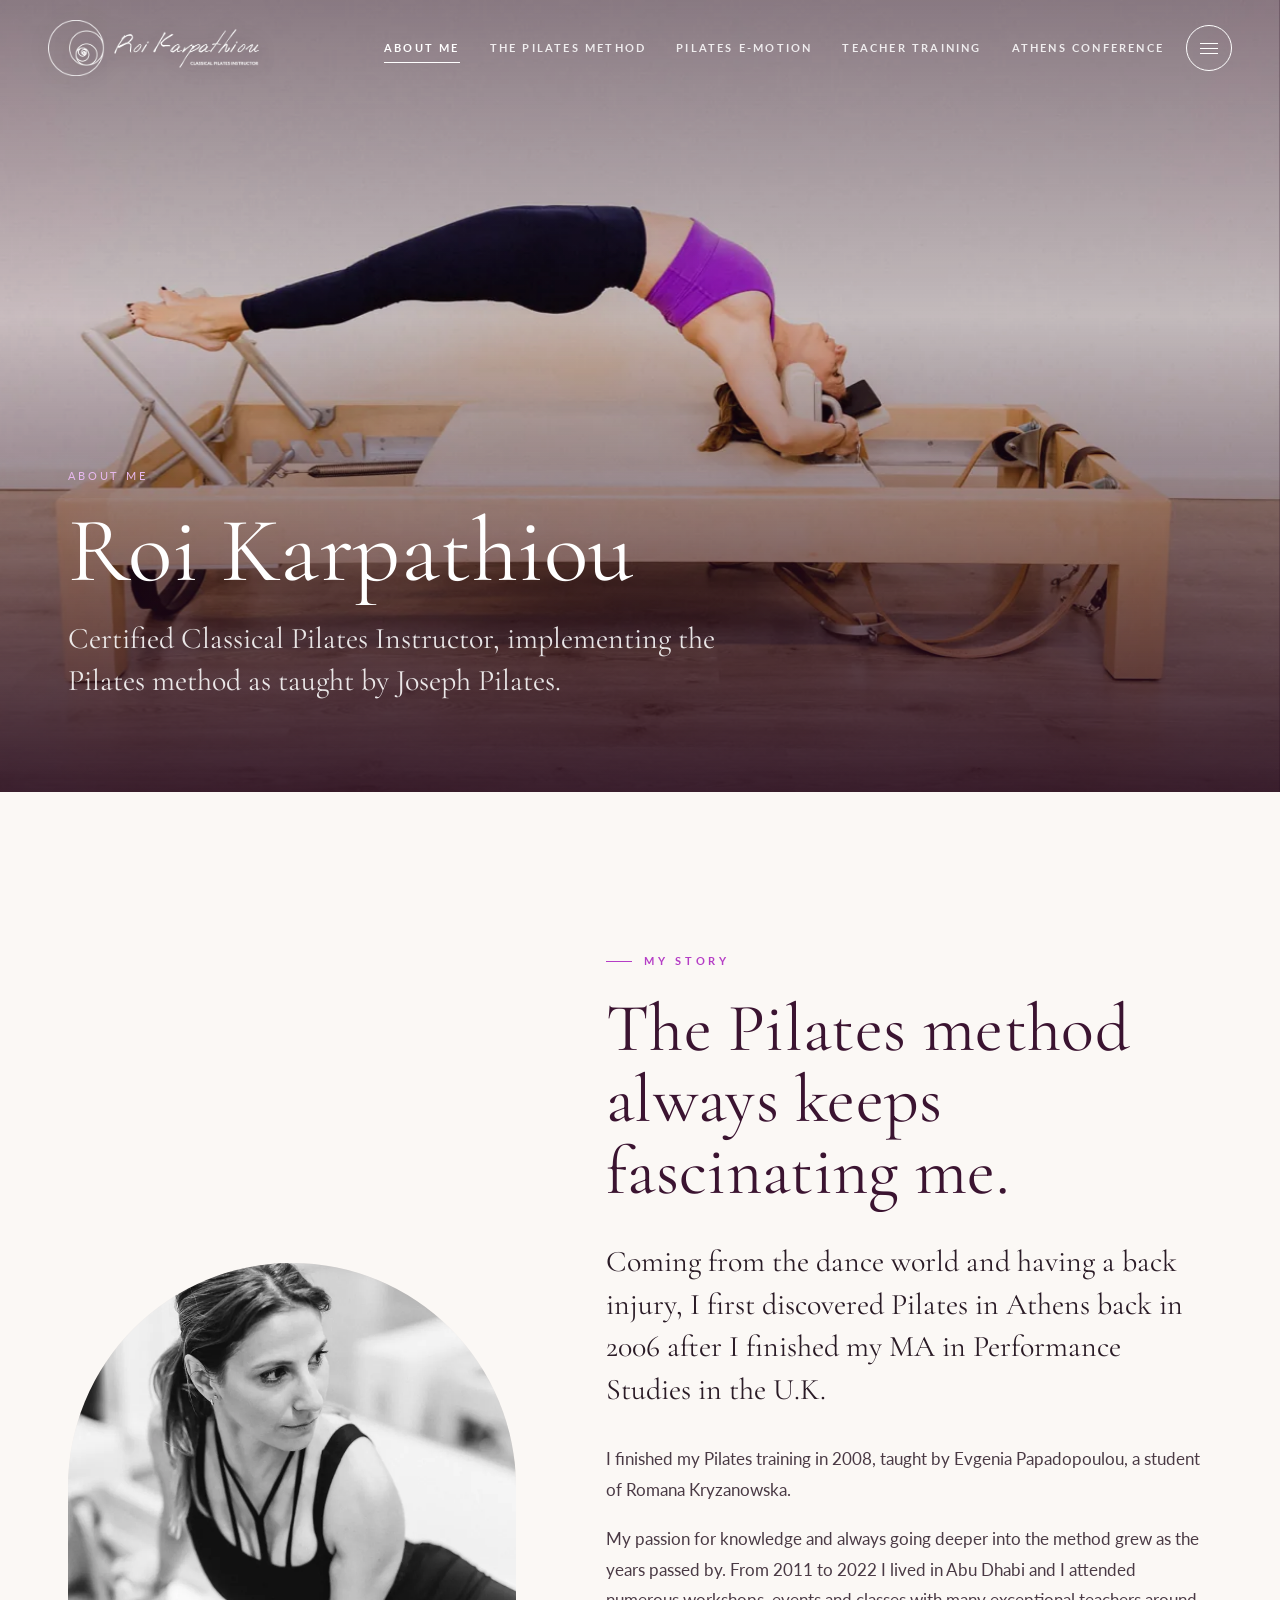
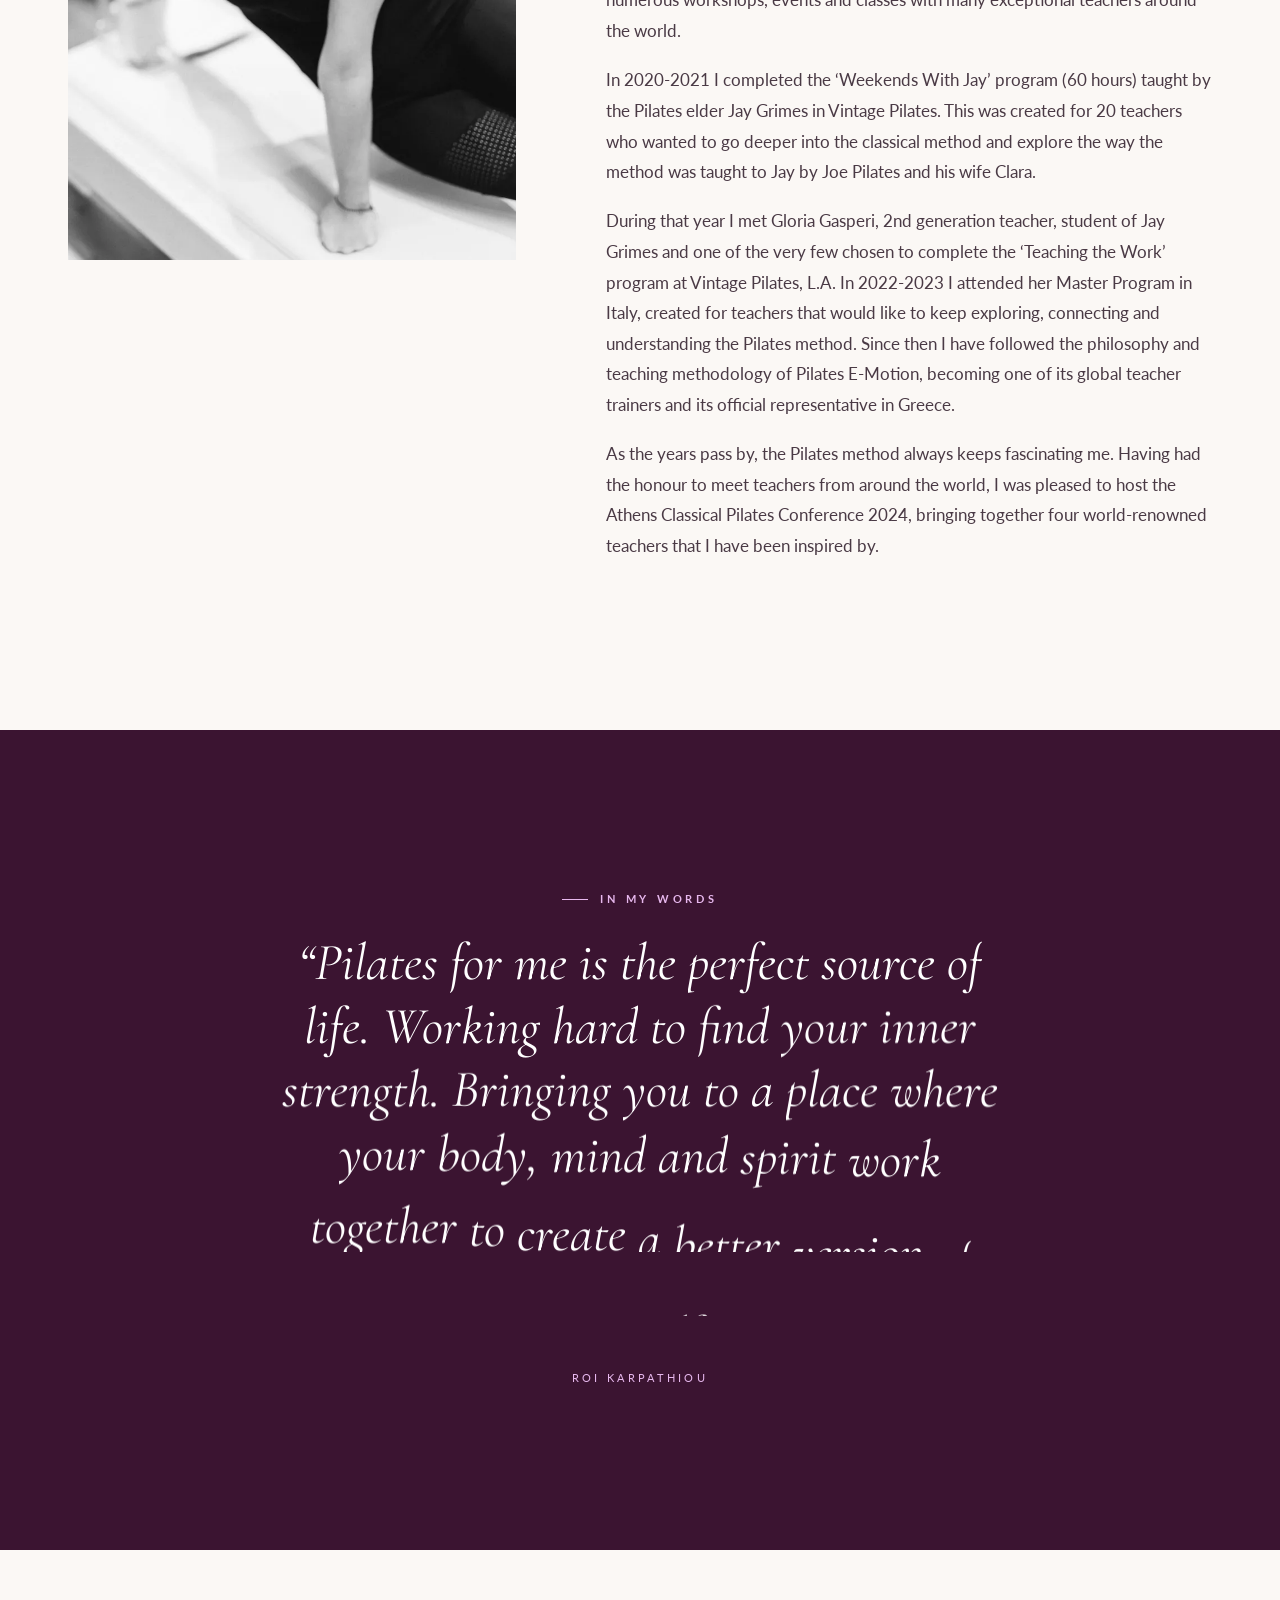
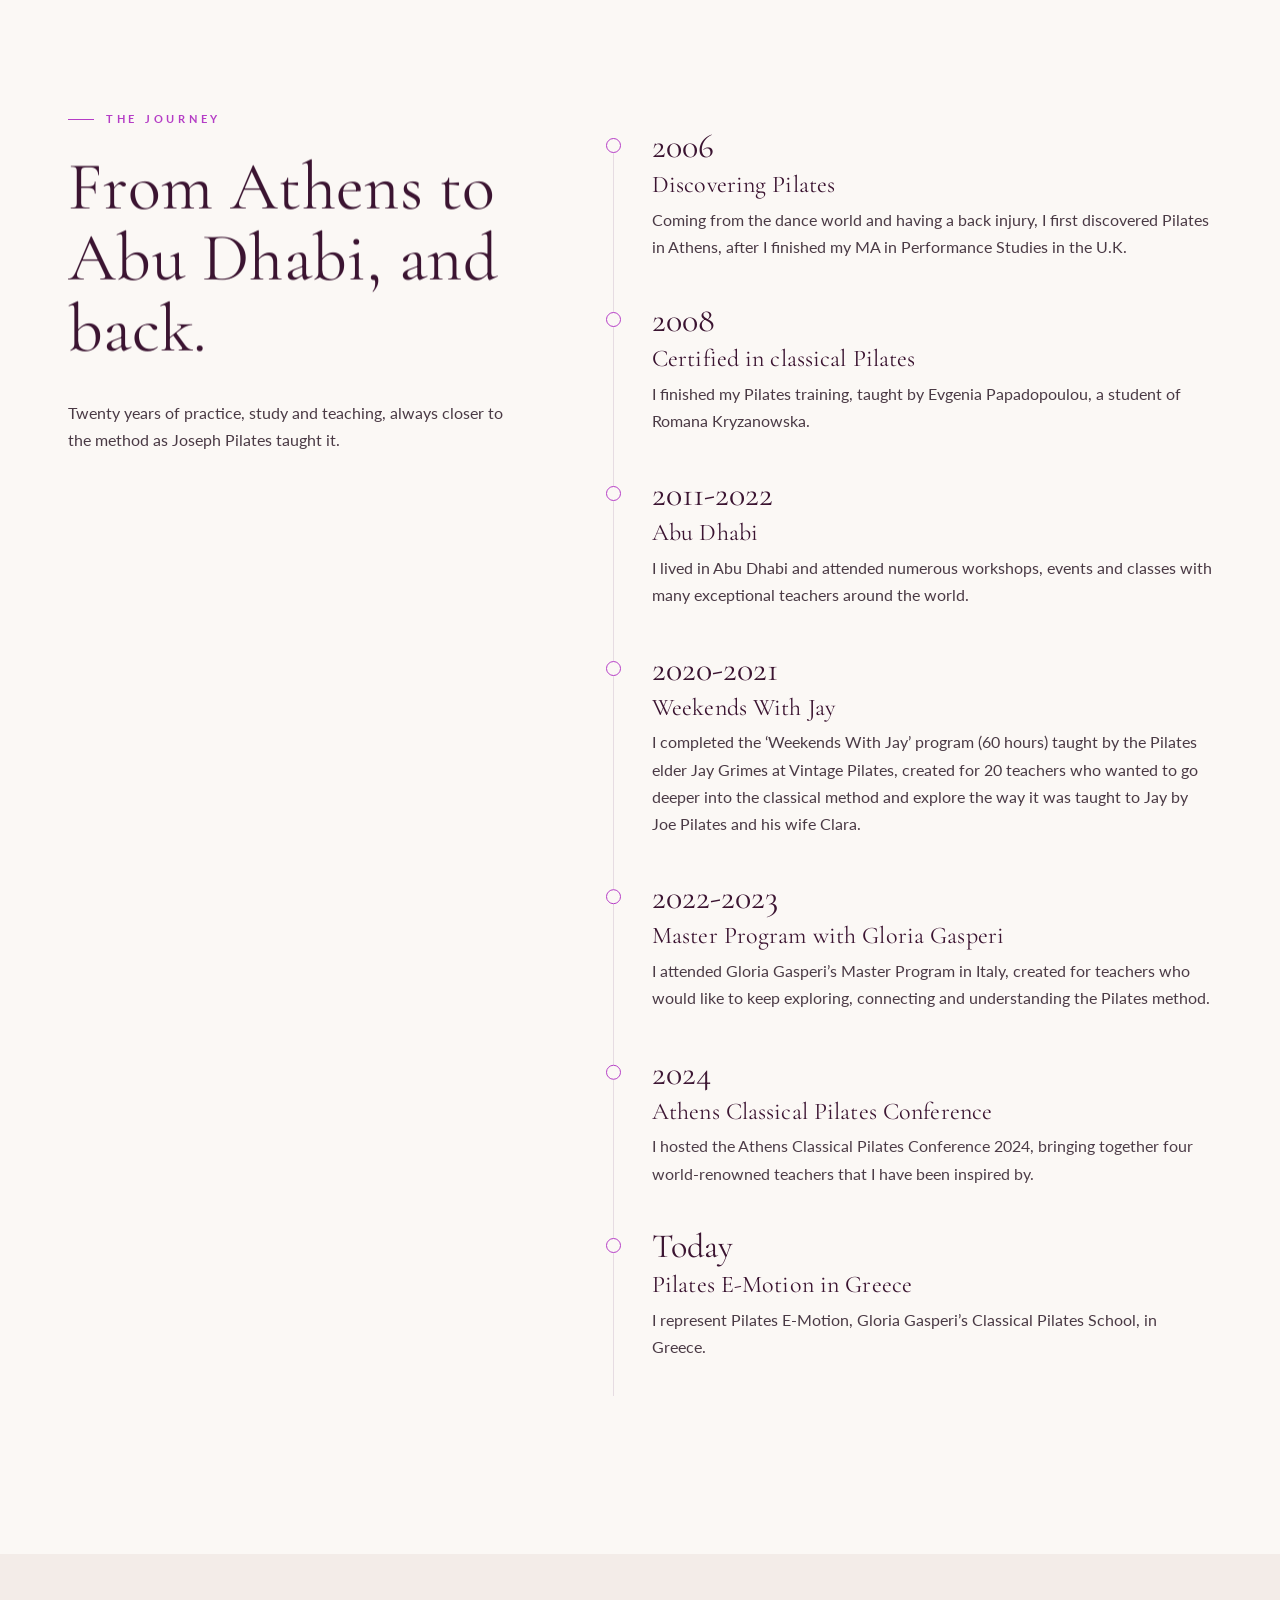
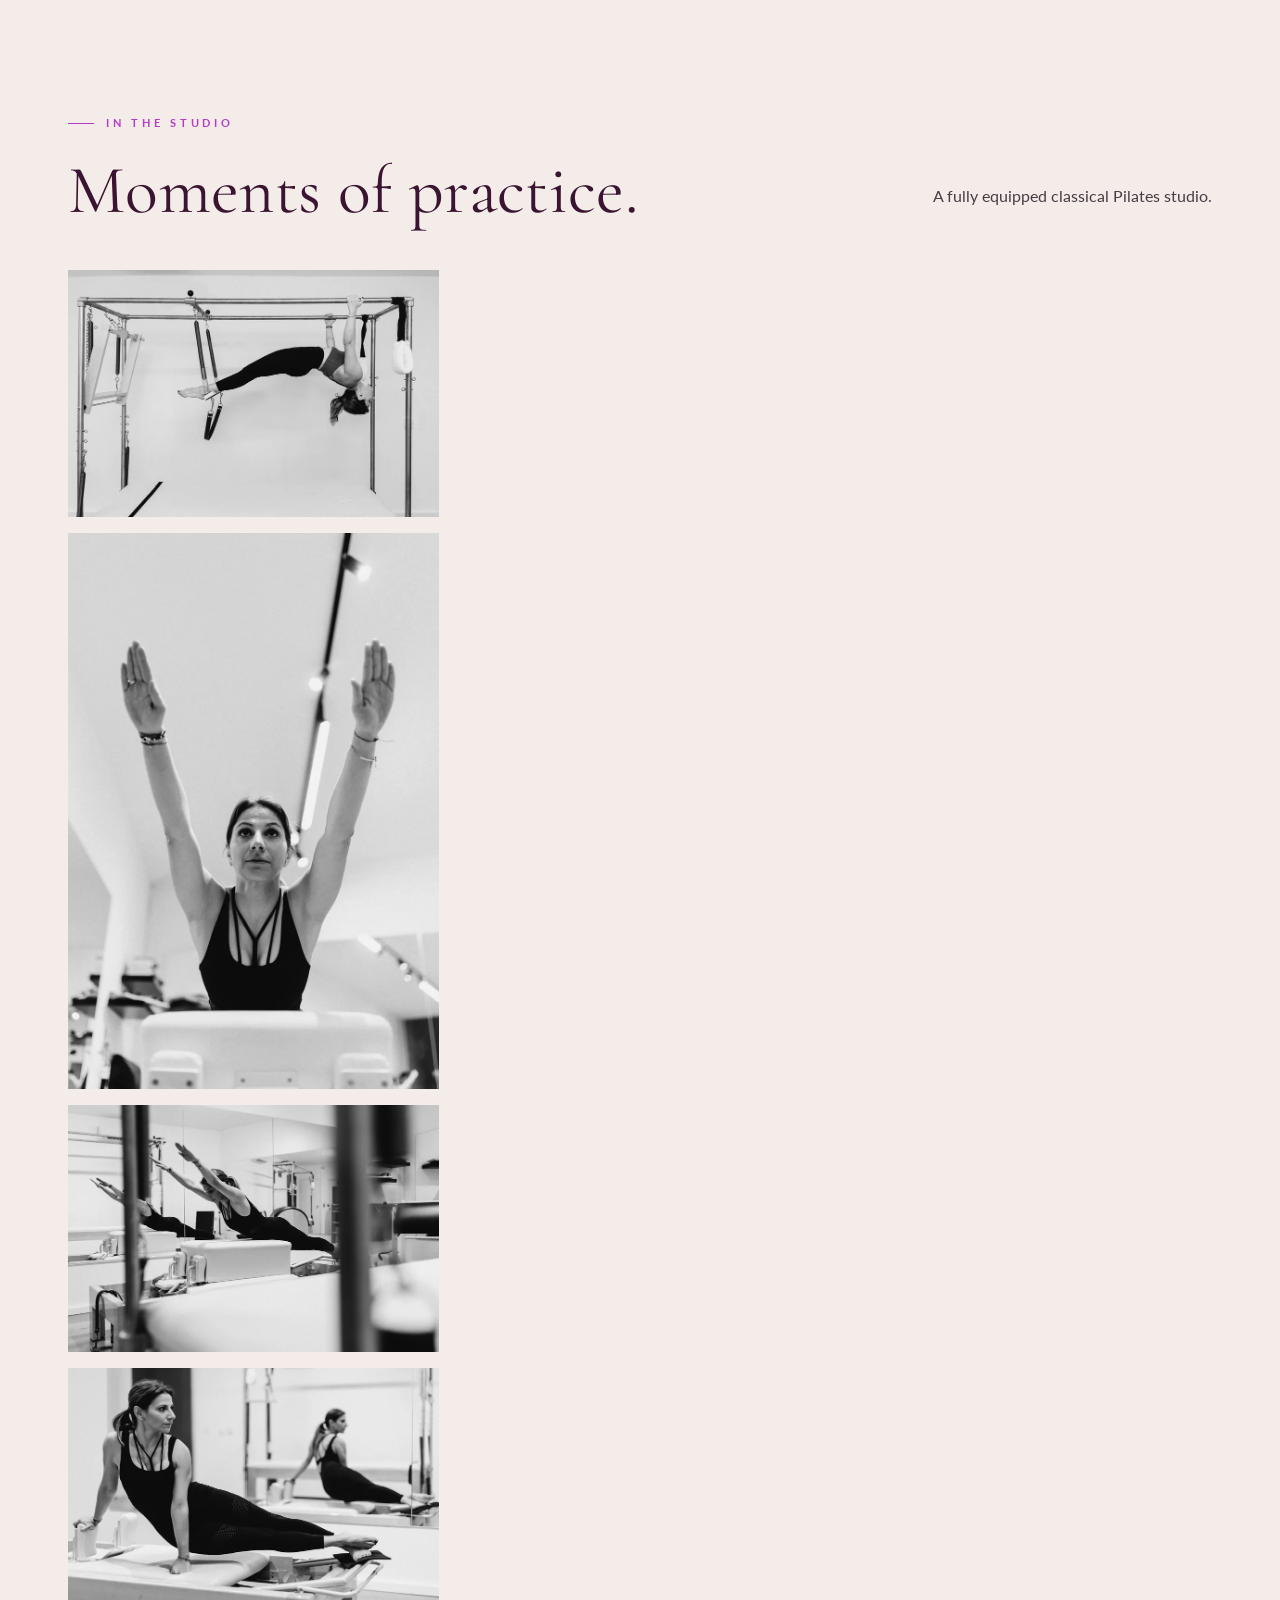
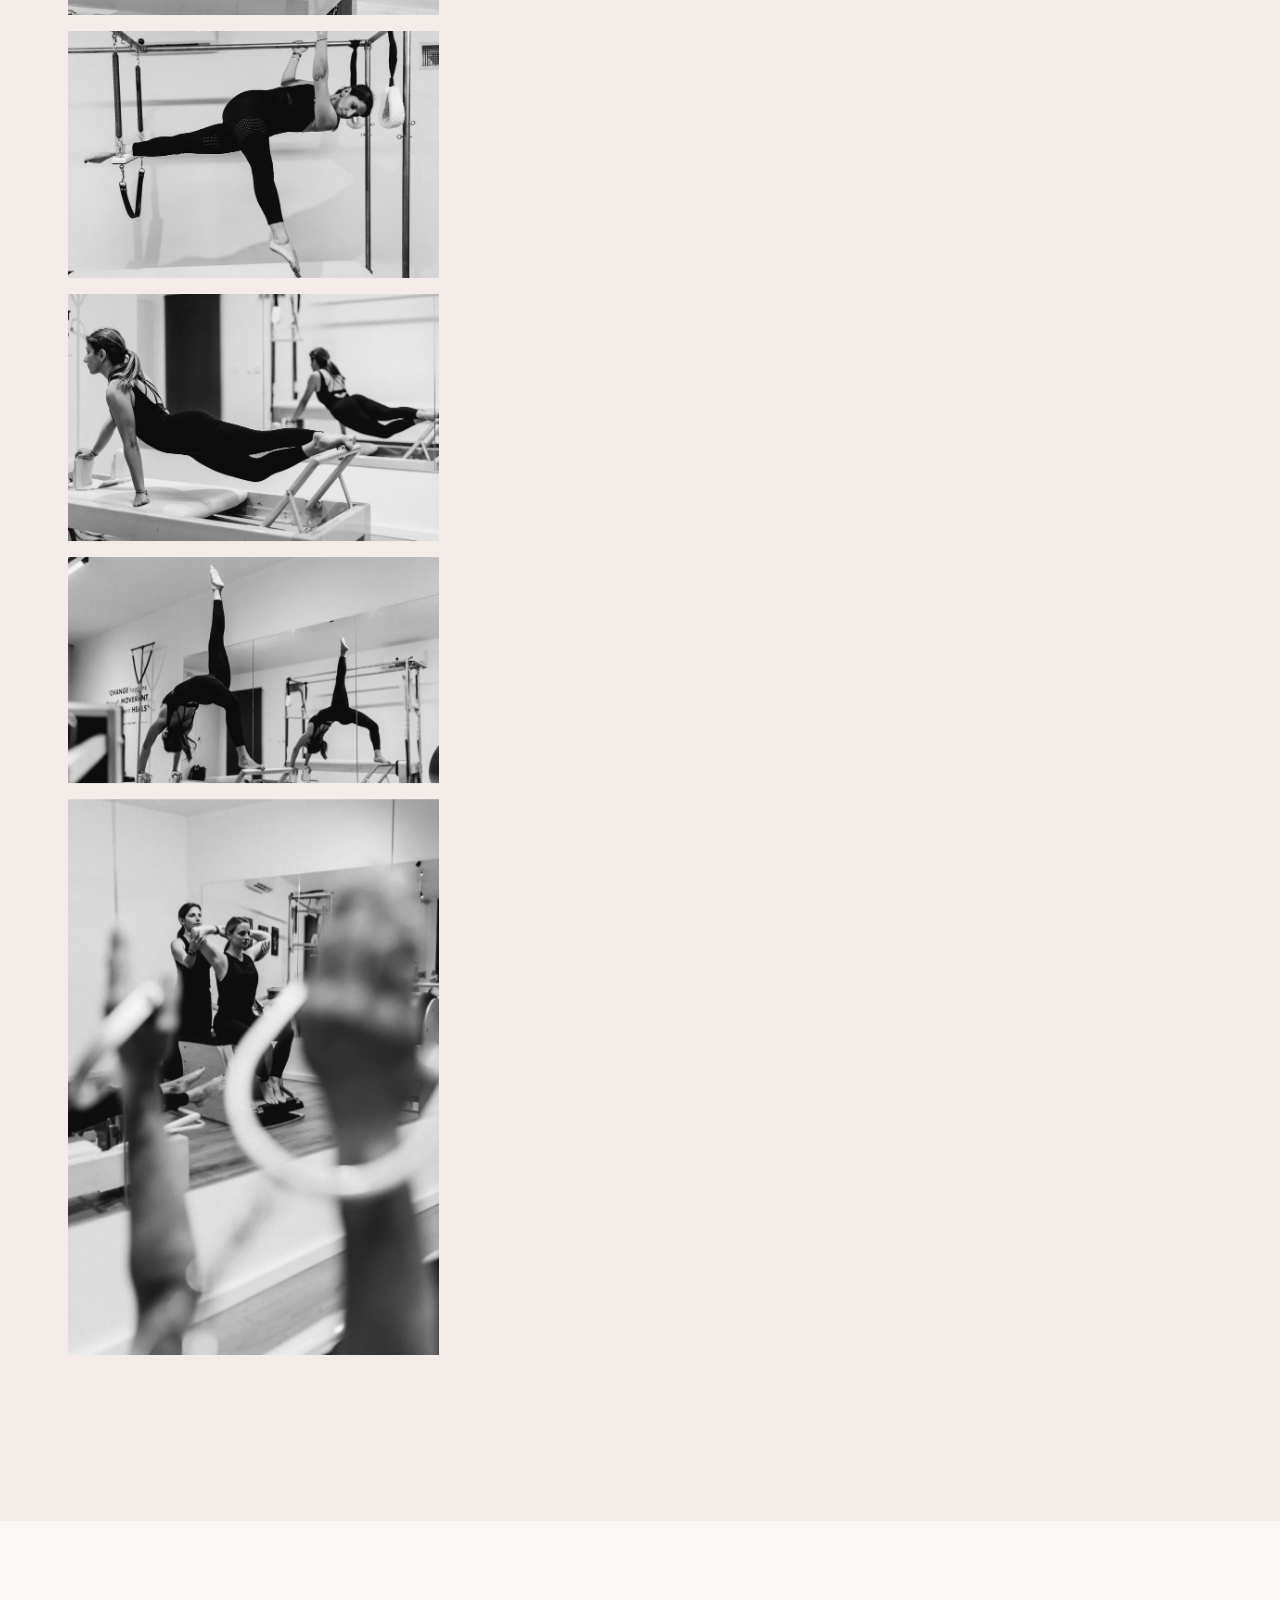
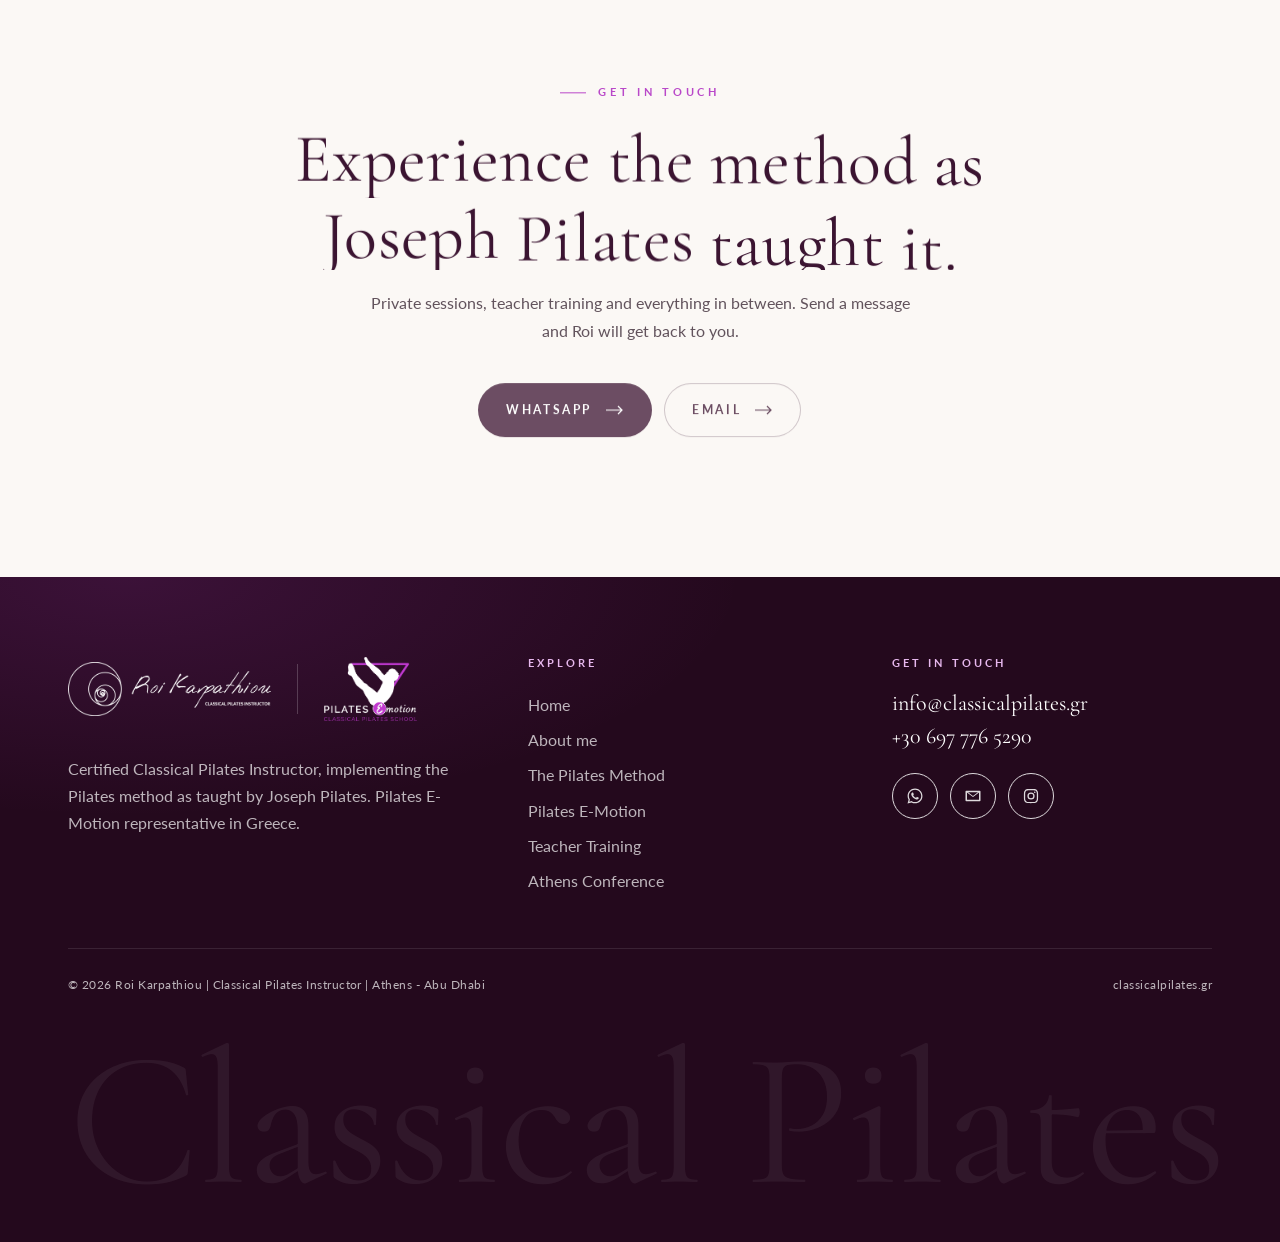
<file: about-me.html>
<!doctype html>
<html lang="en">
<head>
<meta charset="utf-8">
<meta name="viewport" content="width=device-width, initial-scale=1, viewport-fit=cover">
<title>About me | Roi Karpathiou Classical Pilates Instructor</title>
<meta name="description" content="Coming from the dance world and having a back injury, I came to meet Pilates in Athens back in 2006 after I finished my MA in Performance Studies in the U.K.">
<meta name="robots" content="index, follow, max-image-preview:large">
<link rel="canonical" href="https://dctabudhabi-smc.github.io/classicalpilates/about-me">
<meta name="theme-color" content="#3B1431">
<meta name="author" content="Roi Karpathiou">
<meta property="og:type" content="website">
<meta property="og:site_name" content="Roi Karpathiou | Classical Pilates">
<meta property="og:locale" content="en_GB">
<meta property="og:url" content="https://dctabudhabi-smc.github.io/classicalpilates/about-me">
<meta property="og:title" content="About me | Roi Karpathiou Classical Pilates Instructor">
<meta property="og:description" content="Coming from the dance world and having a back injury, I came to meet Pilates in Athens back in 2006 after I finished my MA in Performance Studies in the U.K.">
<meta property="og:image" content="https://dctabudhabi-smc.github.io/classicalpilates/assets/img/og-about-me.jpg">
<meta property="og:image:width" content="1200">
<meta property="og:image:height" content="630">
<meta property="og:image:alt" content="About me | Roi Karpathiou Classical Pilates Instructor">
<meta name="twitter:card" content="summary_large_image">
<meta name="twitter:title" content="About me | Roi Karpathiou Classical Pilates Instructor">
<meta name="twitter:description" content="Coming from the dance world and having a back injury, I came to meet Pilates in Athens back in 2006 after I finished my MA in Performance Studies in the U.K.">
<meta name="twitter:image" content="https://dctabudhabi-smc.github.io/classicalpilates/assets/img/og-about-me.jpg">
<link rel="icon" href="favicon.ico">
<link rel="preconnect" href="https://fonts.googleapis.com">
<link rel="preconnect" href="https://fonts.gstatic.com" crossorigin>
<link href="https://fonts.googleapis.com/css2?family=Cormorant+Garamond:ital,wght@0,400;0,500;1,400;1,500&family=Lato:wght@400;700&display=swap" rel="stylesheet">
<link rel="preload" as="image" href="assets/img/roi-about-800.webp" imagesrcset="assets/img/roi-about-800.webp 800w, assets/img/roi-about.webp 1600w" imagesizes="100vw">
<link rel="stylesheet" href="assets/css/site.css">
<script>(function(){var l=location,p=l.pathname,n=p.replace(/\/index\.html$/,'/').replace(/\.html$/,'');if(n!==p&&l.protocol.indexOf('http')===0)history.replaceState(null,'',n+l.search+l.hash);})();document.documentElement.classList.add('js');if(window.matchMedia('(hover: none), (pointer: coarse)').matches)document.documentElement.classList.add('touch');if(!window.matchMedia('(prefers-reduced-motion: reduce)').matches)document.documentElement.classList.add('motion');</script>
<!-- Google Tag Manager -->
<script>(function(w,d,s,l,i){w[l]=w[l]||[];w[l].push({'gtm.start':new Date().getTime(),event:'gtm.js'});var f=d.getElementsByTagName(s)[0],j=d.createElement(s),dl=l!='dataLayer'?'&l='+l:'';j.async=true;j.src='https://www.googletagmanager.com/gtm.js?id='+i+dl;f.parentNode.insertBefore(j,f);})(window,document,'script','dataLayer','GTM-KKJ4MVG');</script>
<!-- End Google Tag Manager -->

</head>
<body>
<noscript><iframe src="https://www.googletagmanager.com/ns.html?id=GTM-KKJ4MVG" height="0" width="0" style="display:none;visibility:hidden"></iframe></noscript>
<a class="sr-only" href="#main">Skip to content</a>
<div class="progress" aria-hidden="true"></div>
<header class="nav">
  <a class="nav__logo" href="./" aria-label="Roi Karpathiou, home">
    <img class="logo-light" src="assets/img/logo-roi-white.png" alt="Roi Karpathiou, Classical Pilates Instructor" width="2016" height="535">
    <img class="logo-dark" src="assets/img/logo-roi-black.png" alt="" width="2016" height="535">
  </a>
  <div class="nav__right">
    <nav class="nav__links" aria-label="Main"><a href="about-me" aria-current="page">About me</a><a href="about-pilates-method">The Pilates Method</a><a href="pilates-emotion">Pilates E-Motion</a><a href="teacher-training">Teacher Training</a><a href="athens-classical-pilates-conference">Athens Conference</a></nav>
    <button class="burger" aria-label="Open menu" aria-expanded="false" aria-controls="menu"><span></span></button>
  </div>
</header>
<div class="menu" id="menu" aria-hidden="true">
  <ul class="menu__list"><li><a href="./"><small>01</small><span class="menu__t">Home</span><span class="menu__d">Classical Pilates Teacher Trainer</span></a></li><li><a href="about-me" aria-current="page"><small>02</small><span class="menu__t">About me</span><span class="menu__d">My story, from dance to the method</span></a></li><li><a href="about-pilates-method"><small>03</small><span class="menu__t">The Pilates Method</span><span class="menu__d">Contrology and the classical repertoire</span></a></li><li><a href="pilates-emotion"><small>04</small><span class="menu__t">Pilates E-Motion</span><span class="menu__d">The School and Gloria Gasperi</span></a></li><li><a href="teacher-training"><small>05</small><span class="menu__t">Teacher Training</span><span class="menu__d">Weekend and intensive formats</span></a></li><li><a href="athens-classical-pilates-conference"><small>06</small><span class="menu__t">Athens Conference</span><span class="menu__d">Athens, 14-16 June 2024</span></a></li></ul>
  <div class="menu__foot">
    <div class="menu__badge"><img src="assets/img/logo-pilates-emotion-white.png" alt="Pilates E-Motion" width="451" height="313"><span>Pilates E-Motion<br>representative in Greece</span></div>
    <div class="social "><a href="https://wa.me/306977765290" aria-label="WhatsApp Roi Karpathiou" target="_blank" rel="noopener"><svg viewBox="0 0 24 24" aria-hidden="true"><path d="M12.04 2C6.58 2 2.13 6.45 2.13 11.91c0 1.75.46 3.45 1.32 4.95L2.05 22l5.25-1.38a9.9 9.9 0 0 0 4.74 1.21c5.46 0 9.91-4.45 9.91-9.91S17.5 2 12.04 2Zm0 18.15c-1.48 0-2.93-.4-4.2-1.15l-.3-.18-3.12.82.83-3.04-.2-.31a8.2 8.2 0 0 1-1.26-4.38c0-4.54 3.7-8.24 8.25-8.24 4.54 0 8.24 3.7 8.24 8.24 0 4.55-3.7 8.24-8.24 8.24Zm4.52-6.16c-.25-.12-1.47-.72-1.69-.81-.23-.08-.39-.12-.56.13-.16.25-.64.81-.79.97-.14.17-.29.19-.54.06-.25-.12-1.05-.39-1.99-1.23-.74-.66-1.23-1.47-1.38-1.72-.14-.25-.02-.38.11-.51.11-.11.25-.29.37-.43.13-.15.17-.25.25-.42.08-.17.04-.31-.02-.43-.06-.13-.56-1.35-.77-1.85-.2-.48-.41-.42-.56-.43h-.48c-.17 0-.43.06-.66.31-.22.25-.86.85-.86 2.07 0 1.22.89 2.4 1.01 2.56.12.17 1.75 2.67 4.23 3.74.59.26 1.05.41 1.41.52.59.19 1.13.16 1.56.1.48-.07 1.47-.6 1.67-1.18.21-.58.21-1.07.14-1.18-.06-.1-.22-.16-.47-.28Z"/></svg></a><a href="mailto:info@classicalpilates.gr" aria-label="Email Roi Karpathiou"><svg viewBox="0 0 24 24" aria-hidden="true"><path d="M3 5h18a1 1 0 0 1 1 1v12a1 1 0 0 1-1 1H3a1 1 0 0 1-1-1V6a1 1 0 0 1 1-1Zm1 2.3V17h16V7.3l-7.4 5.6a1 1 0 0 1-1.2 0L4 7.3ZM5.4 7l6.6 5 6.6-5H5.4Z"/></svg></a><a href="https://www.instagram.com/roi_karpathiou/" aria-label="Roi Karpathiou on Instagram" target="_blank" rel="noopener"><svg viewBox="0 0 24 24" aria-hidden="true"><path d="M12 7.2a4.8 4.8 0 1 0 0 9.6 4.8 4.8 0 0 0 0-9.6Zm0 7.9a3.1 3.1 0 1 1 0-6.2 3.1 3.1 0 0 1 0 6.2Zm6.1-8.1a1.1 1.1 0 1 1-2.2 0 1.1 1.1 0 0 1 2.2 0ZM21.4 8.1c-.06-1.5-.4-2.83-1.5-3.93-1.1-1.1-2.43-1.44-3.93-1.5C14.43 2.6 9.57 2.6 8.03 2.67c-1.5.07-2.83.41-3.93 1.5-1.1 1.1-1.44 2.43-1.5 3.93-.08 1.55-.08 6.4 0 7.95.06 1.5.4 2.83 1.5 3.93 1.1 1.1 2.43 1.44 3.93 1.5 1.55.09 6.4.09 7.95 0 1.5-.06 2.83-.4 3.93-1.5 1.1-1.1 1.44-2.43 1.5-3.93.09-1.55.09-6.4 0-7.95Zm-2 9.6a3.2 3.2 0 0 1-1.8 1.8c-1.25.5-4.2.38-5.6.38-1.37 0-4.34.11-5.58-.38a3.2 3.2 0 0 1-1.8-1.8c-.5-1.24-.38-4.2-.38-5.58 0-1.38-.11-4.34.38-5.58a3.2 3.2 0 0 1 1.8-1.8c1.24-.5 4.2-.38 5.58-.38 1.38 0 4.34-.12 5.6.38a3.2 3.2 0 0 1 1.8 1.8c.49 1.24.37 4.2.37 5.58 0 1.38.12 4.34-.38 5.58Z"/></svg></a></div>
  </div>
</div>
<main id="main">
<section class="phero">
  <div class="phero__media"><img src="assets/img/roi-about.webp" srcset="assets/img/roi-about-800.webp 800w, assets/img/roi-about.webp 1600w" sizes="100vw" width="1500" height="757" alt="Roi Karpathiou on the Pilates reformer" fetchpriority="high" decoding="async"></div>
  <div class="wrap">
    <span class="breadcrumb" data-reveal>About me</span>
    <h1 class="h1" data-split>Roi Karpathiou</h1>
    <p class="lead" data-reveal>Certified Classical Pilates Instructor, implementing the Pilates method as taught by Joseph Pilates.</p>
  </div>
</section>

<section class="section">
  <div class="wrap split split--4060">
    <div class="frame frame--arch" data-img><img src="assets/img/roi-portrait.webp" srcset="assets/img/roi-portrait-800.webp 800w, assets/img/roi-portrait.webp 1600w" sizes="(min-width: 900px) 40vw, 90vw" width="1000" height="1500" alt="Portrait of Roi Karpathiou" loading="lazy" decoding="async"></div>
    <div class="prose">
      <span class="eyebrow" data-reveal>My story</span>
      <h2 class="h2 mb-m" data-split>The Pilates method always keeps fascinating me.</h2>
      <p class="lead" data-reveal>Coming from the dance world and having a back injury, I first discovered Pilates in Athens back in 2006 after I finished my MA in Performance Studies in the U.K.</p>
      <p data-reveal>I finished my Pilates training in 2008, taught by Evgenia Papadopoulou, a student of Romana Kryzanowska.</p>
      <p data-reveal>My passion for knowledge and always going deeper into the method grew as the years passed by. From 2011 to 2022 I lived in Abu Dhabi and I attended numerous workshops, events and classes with many exceptional teachers around the world.</p>
      <p data-reveal>In 2020-2021 I completed the &lsquo;Weekends With Jay&rsquo; program (60 hours) taught by the Pilates elder Jay Grimes in Vintage Pilates. This was created for 20 teachers who wanted to go deeper into the classical method and explore the way the method was taught to Jay by Joe Pilates and his wife Clara.</p>
      <p data-reveal>During that year I met Gloria Gasperi, 2nd generation teacher, student of Jay Grimes and one of the very few chosen to complete the &lsquo;Teaching the Work&rsquo; program at Vintage Pilates, L.A. In 2022-2023 I attended her Master Program in Italy, created for teachers that would like to keep exploring, connecting and understanding the Pilates method. Since then I have followed the philosophy and teaching methodology of Pilates E-Motion, becoming one of its global teacher trainers and its official representative in Greece.</p>
      <p data-reveal>As the years pass by, the Pilates method always keeps fascinating me. Having had the honour to meet teachers from around the world, I was pleased to host the Athens Classical Pilates Conference 2024, bringing together four world-renowned teachers that I have been inspired by.</p>
    </div>
  </div>
</section>

<section class="section dark">
  <div class="wrap center">
    <span class="eyebrow" data-reveal>In my words</span>
    <p class="quote center maxw" data-split>&ldquo;Pilates for me is the perfect source of life. Working hard to find your inner strength. Bringing you to a place where your body, mind and spirit work together to create a better version of yourself.&rdquo;</p>
    <p class="quote-by" data-reveal>Roi Karpathiou</p>
  </div>
</section>

<section class="section">
  <div class="wrap split split--4060" style="align-items:start">
    <div class="sticky-d">
      <span class="eyebrow" data-reveal>The journey</span>
      <h2 class="h2" data-split>From Athens to Abu Dhabi, and back.</h2>
      <p class="mt-m" data-reveal>Twenty years of practice, study and teaching, always closer to the method as Joseph Pilates taught it.</p>
    </div>
    <div class="journey"><span class="journey__line"></span><div class="journey__item" data-reveal><div class="journey__year">2006</div><h3>Discovering Pilates</h3><p>Coming from the dance world and having a back injury, I first discovered Pilates in Athens, after I finished my MA in Performance Studies in the U.K.</p></div><div class="journey__item" data-reveal><div class="journey__year">2008</div><h3>Certified in classical Pilates</h3><p>I finished my Pilates training, taught by Evgenia Papadopoulou, a student of Romana Kryzanowska.</p></div><div class="journey__item" data-reveal><div class="journey__year">2011-2022</div><h3>Abu Dhabi</h3><p>I lived in Abu Dhabi and attended numerous workshops, events and classes with many exceptional teachers around the world.</p></div><div class="journey__item" data-reveal><div class="journey__year">2020-2021</div><h3>Weekends With Jay</h3><p>I completed the &lsquo;Weekends With Jay&rsquo; program (60 hours) taught by the Pilates elder Jay Grimes at Vintage Pilates, created for 20 teachers who wanted to go deeper into the classical method and explore the way it was taught to Jay by Joe Pilates and his wife Clara.</p></div><div class="journey__item" data-reveal><div class="journey__year">2022-2023</div><h3>Master Program with Gloria Gasperi</h3><p>I attended Gloria Gasperi&rsquo;s Master Program in Italy, created for teachers who would like to keep exploring, connecting and understanding the Pilates method.</p></div><div class="journey__item" data-reveal><div class="journey__year">2024</div><h3>Athens Classical Pilates Conference</h3><p>I hosted the Athens Classical Pilates Conference 2024, bringing together four world-renowned teachers that I have been inspired by.</p></div><div class="journey__item" data-reveal><div class="journey__year">Today</div><h3>Pilates E-Motion in Greece</h3><p>I represent Pilates E-Motion, Gloria Gasperi&rsquo;s Classical Pilates School, in Greece.</p></div></div>
  </div>
</section>

<section class="section sand">
  <div class="wrap">
    <div class="head-row">
      <div><span class="eyebrow" data-reveal>In the studio</span><h2 class="h2" data-split>Moments of practice.</h2></div>
      <p style="max-width:380px" data-reveal>A fully equipped classical Pilates studio.</p>
    </div>
    <div class="masonry" data-stagger><a href="assets/img/about-bw-cadillac-hang.webp" data-lightbox="about"><img src="assets/img/about-bw-cadillac-hang.webp" srcset="assets/img/about-bw-cadillac-hang-800.webp 800w, assets/img/about-bw-cadillac-hang.webp 1600w" sizes="(min-width: 900px) 33vw, 50vw" width="1600" height="1067" alt="Roi Karpathiou in the studio" loading="lazy" decoding="async"></a><a href="assets/img/about-bw-726.webp" data-lightbox="about"><img src="assets/img/about-bw-726.webp" srcset="assets/img/about-bw-726-800.webp 800w, assets/img/about-bw-726.webp 1600w" sizes="(min-width: 900px) 33vw, 50vw" width="1000" height="1500" alt="Roi Karpathiou in the studio" loading="lazy" decoding="async"></a><a href="assets/img/about-bw-hands.webp" data-lightbox="about"><img src="assets/img/about-bw-hands.webp" srcset="assets/img/about-bw-hands-800.webp 800w, assets/img/about-bw-hands.webp 1600w" sizes="(min-width: 900px) 33vw, 50vw" width="1600" height="2400" alt="Roi Karpathiou in the studio" loading="lazy" decoding="async"></a><a href="assets/img/about-bw-784.webp" data-lightbox="about"><img src="assets/img/about-bw-784.webp" srcset="assets/img/about-bw-784-800.webp 800w, assets/img/about-bw-784.webp 1600w" sizes="(min-width: 900px) 33vw, 50vw" width="1000" height="1500" alt="Roi Karpathiou in the studio" loading="lazy" decoding="async"></a><a href="assets/img/about-bw-261.webp" data-lightbox="about"><img src="assets/img/about-bw-261.webp" srcset="assets/img/about-bw-261-800.webp 800w, assets/img/about-bw-261.webp 1600w" sizes="(min-width: 900px) 33vw, 50vw" width="1500" height="1000" alt="Roi Karpathiou in the studio" loading="lazy" decoding="async"></a><a href="assets/img/about-bw-reformer-wheel.webp" data-lightbox="about"><img src="assets/img/about-bw-reformer-wheel.webp" srcset="assets/img/about-bw-reformer-wheel-800.webp 800w, assets/img/about-bw-reformer-wheel.webp 1600w" sizes="(min-width: 900px) 33vw, 50vw" width="1600" height="1067" alt="Roi Karpathiou in the studio" loading="lazy" decoding="async"></a><a href="assets/img/about-bw-930.webp" data-lightbox="about"><img src="assets/img/about-bw-930.webp" srcset="assets/img/about-bw-930-800.webp 800w, assets/img/about-bw-930.webp 1600w" sizes="(min-width: 900px) 33vw, 50vw" width="1000" height="1500" alt="Roi Karpathiou in the studio" loading="lazy" decoding="async"></a><a href="assets/img/about-bw-swan.webp" data-lightbox="about"><img src="assets/img/about-bw-swan.webp" srcset="assets/img/about-bw-swan-800.webp 800w, assets/img/about-bw-swan.webp 1600w" sizes="(min-width: 900px) 33vw, 50vw" width="1600" height="1067" alt="Roi Karpathiou in the studio" loading="lazy" decoding="async"></a><a href="assets/img/about-bw-64.webp" data-lightbox="about"><img src="assets/img/about-bw-64.webp" srcset="assets/img/about-bw-64-800.webp 800w, assets/img/about-bw-64.webp 1600w" sizes="(min-width: 900px) 33vw, 50vw" width="1000" height="1500" alt="Roi Karpathiou in the studio" loading="lazy" decoding="async"></a><a href="assets/img/about-bw-915.webp" data-lightbox="about"><img src="assets/img/about-bw-915.webp" srcset="assets/img/about-bw-915-800.webp 800w, assets/img/about-bw-915.webp 1600w" sizes="(min-width: 900px) 33vw, 50vw" width="1500" height="1000" alt="Roi Karpathiou in the studio" loading="lazy" decoding="async"></a><a href="assets/img/about-bw-cadillac-split.webp" data-lightbox="about"><img src="assets/img/about-bw-cadillac-split.webp" srcset="assets/img/about-bw-cadillac-split-800.webp 800w, assets/img/about-bw-cadillac-split.webp 1600w" sizes="(min-width: 900px) 33vw, 50vw" width="1600" height="1067" alt="Roi Karpathiou in the studio" loading="lazy" decoding="async"></a><a href="assets/img/about-bw-131.webp" data-lightbox="about"><img src="assets/img/about-bw-131.webp" srcset="assets/img/about-bw-131-800.webp 800w, assets/img/about-bw-131.webp 1600w" sizes="(min-width: 900px) 33vw, 50vw" width="1500" height="1000" alt="Roi Karpathiou in the studio" loading="lazy" decoding="async"></a><a href="assets/img/about-bw-497.webp" data-lightbox="about"><img src="assets/img/about-bw-497.webp" srcset="assets/img/about-bw-497-800.webp 800w, assets/img/about-bw-497.webp 1600w" sizes="(min-width: 900px) 33vw, 50vw" width="1000" height="1500" alt="Roi Karpathiou in the studio" loading="lazy" decoding="async"></a><a href="assets/img/about-bw-long-stretch.webp" data-lightbox="about"><img src="assets/img/about-bw-long-stretch.webp" srcset="assets/img/about-bw-long-stretch-800.webp 800w, assets/img/about-bw-long-stretch.webp 1600w" sizes="(min-width: 900px) 33vw, 50vw" width="1600" height="1067" alt="Roi Karpathiou in the studio" loading="lazy" decoding="async"></a><a href="assets/img/about-bw-335.webp" data-lightbox="about"><img src="assets/img/about-bw-335.webp" srcset="assets/img/about-bw-335-800.webp 800w, assets/img/about-bw-335.webp 1600w" sizes="(min-width: 900px) 33vw, 50vw" width="1000" height="1500" alt="Roi Karpathiou in the studio" loading="lazy" decoding="async"></a><a href="assets/img/about-bw-956.webp" data-lightbox="about"><img src="assets/img/about-bw-956.webp" srcset="assets/img/about-bw-956-800.webp 800w, assets/img/about-bw-956.webp 1600w" sizes="(min-width: 900px) 33vw, 50vw" width="1500" height="914" alt="Roi Karpathiou in the studio" loading="lazy" decoding="async"></a><a href="assets/img/about-bw-358.webp" data-lightbox="about"><img src="assets/img/about-bw-358.webp" srcset="assets/img/about-bw-358-800.webp 800w, assets/img/about-bw-358.webp 1600w" sizes="(min-width: 900px) 33vw, 50vw" width="1500" height="1000" alt="Roi Karpathiou in the studio" loading="lazy" decoding="async"></a><a href="assets/img/about-bw-461.webp" data-lightbox="about"><img src="assets/img/about-bw-461.webp" srcset="assets/img/about-bw-461-800.webp 800w, assets/img/about-bw-461.webp 1600w" sizes="(min-width: 900px) 33vw, 50vw" width="1000" height="1500" alt="Roi Karpathiou in the studio" loading="lazy" decoding="async"></a><a href="assets/img/about-bw-748.webp" data-lightbox="about"><img src="assets/img/about-bw-748.webp" srcset="assets/img/about-bw-748-800.webp 800w, assets/img/about-bw-748.webp 1600w" sizes="(min-width: 900px) 33vw, 50vw" width="1500" height="1000" alt="Roi Karpathiou in the studio" loading="lazy" decoding="async"></a></div>
  </div>
</section>

<section class="section cta">
  <div class="wrap">
    <span class="eyebrow" data-reveal>Get in touch</span>
    <h2 class="h2" data-split>Experience the method as Joseph Pilates taught it.</h2>
    <p class="mt-s" data-reveal>Private sessions, teacher training and everything in between. Send a message and Roi will get back to you.</p>
    <div class="cta__btns" data-reveal>
      <a class="btn " href="https://wa.me/306977765290" target="_blank" rel="noopener">WhatsApp <svg class="arr" viewBox="0 0 18 10" aria-hidden="true"><path d="M0 5h16M12 1l4 4-4 4" fill="none" stroke="currentColor" stroke-width="1.2"/></svg></a>
      <a class="btn btn--ghost" href="mailto:info@classicalpilates.gr">Email <svg class="arr" viewBox="0 0 18 10" aria-hidden="true"><path d="M0 5h16M12 1l4 4-4 4" fill="none" stroke="currentColor" stroke-width="1.2"/></svg></a>
    </div>
  </div>
</section>

</main>
<footer class="footer">
  <div class="wrap">
    <div class="footer__top">
      <div>
        <div class="footer__logos">
          <img class="roi" src="assets/img/logo-roi-white.png" alt="Roi Karpathiou, Classical Pilates Instructor" width="2016" height="535" loading="lazy">
          <span class="div" aria-hidden="true"></span>
          <a href="https://pilatesemotion.com/" target="_blank" rel="noopener" aria-label="Pilates E-Motion"><img class="pe" src="assets/img/logo-pilates-emotion-white.png" alt="Pilates E-Motion, Classical Pilates School" width="451" height="313" loading="lazy"></a>
        </div>
        <p class="mt-m" style="max-width:420px">Certified Classical Pilates Instructor, implementing the Pilates method as taught by Joseph Pilates. Pilates E-Motion representative in Greece.</p>
      </div>
      <div>
        <h4>Explore</h4>
        <ul><li><a href="./">Home</a></li><li><a href="about-me">About me</a></li><li><a href="about-pilates-method">The Pilates Method</a></li><li><a href="pilates-emotion">Pilates E-Motion</a></li><li><a href="teacher-training">Teacher Training</a></li><li><a href="athens-classical-pilates-conference">Athens Conference</a></li></ul>
      </div>
      <div class="footer__contact">
        <h4>Get in touch</h4>
        <a href="mailto:info@classicalpilates.gr">info@classicalpilates.gr</a>
        <a href="https://wa.me/306977765290" target="_blank" rel="noopener">+30 697 776 5290</a>
        <div class="social "><a href="https://wa.me/306977765290" aria-label="WhatsApp Roi Karpathiou" target="_blank" rel="noopener"><svg viewBox="0 0 24 24" aria-hidden="true"><path d="M12.04 2C6.58 2 2.13 6.45 2.13 11.91c0 1.75.46 3.45 1.32 4.95L2.05 22l5.25-1.38a9.9 9.9 0 0 0 4.74 1.21c5.46 0 9.91-4.45 9.91-9.91S17.5 2 12.04 2Zm0 18.15c-1.48 0-2.93-.4-4.2-1.15l-.3-.18-3.12.82.83-3.04-.2-.31a8.2 8.2 0 0 1-1.26-4.38c0-4.54 3.7-8.24 8.25-8.24 4.54 0 8.24 3.7 8.24 8.24 0 4.55-3.7 8.24-8.24 8.24Zm4.52-6.16c-.25-.12-1.47-.72-1.69-.81-.23-.08-.39-.12-.56.13-.16.25-.64.81-.79.97-.14.17-.29.19-.54.06-.25-.12-1.05-.39-1.99-1.23-.74-.66-1.23-1.47-1.38-1.72-.14-.25-.02-.38.11-.51.11-.11.25-.29.37-.43.13-.15.17-.25.25-.42.08-.17.04-.31-.02-.43-.06-.13-.56-1.35-.77-1.85-.2-.48-.41-.42-.56-.43h-.48c-.17 0-.43.06-.66.31-.22.25-.86.85-.86 2.07 0 1.22.89 2.4 1.01 2.56.12.17 1.75 2.67 4.23 3.74.59.26 1.05.41 1.41.52.59.19 1.13.16 1.56.1.48-.07 1.47-.6 1.67-1.18.21-.58.21-1.07.14-1.18-.06-.1-.22-.16-.47-.28Z"/></svg></a><a href="mailto:info@classicalpilates.gr" aria-label="Email Roi Karpathiou"><svg viewBox="0 0 24 24" aria-hidden="true"><path d="M3 5h18a1 1 0 0 1 1 1v12a1 1 0 0 1-1 1H3a1 1 0 0 1-1-1V6a1 1 0 0 1 1-1Zm1 2.3V17h16V7.3l-7.4 5.6a1 1 0 0 1-1.2 0L4 7.3ZM5.4 7l6.6 5 6.6-5H5.4Z"/></svg></a><a href="https://www.instagram.com/roi_karpathiou/" aria-label="Roi Karpathiou on Instagram" target="_blank" rel="noopener"><svg viewBox="0 0 24 24" aria-hidden="true"><path d="M12 7.2a4.8 4.8 0 1 0 0 9.6 4.8 4.8 0 0 0 0-9.6Zm0 7.9a3.1 3.1 0 1 1 0-6.2 3.1 3.1 0 0 1 0 6.2Zm6.1-8.1a1.1 1.1 0 1 1-2.2 0 1.1 1.1 0 0 1 2.2 0ZM21.4 8.1c-.06-1.5-.4-2.83-1.5-3.93-1.1-1.1-2.43-1.44-3.93-1.5C14.43 2.6 9.57 2.6 8.03 2.67c-1.5.07-2.83.41-3.93 1.5-1.1 1.1-1.44 2.43-1.5 3.93-.08 1.55-.08 6.4 0 7.95.06 1.5.4 2.83 1.5 3.93 1.1 1.1 2.43 1.44 3.93 1.5 1.55.09 6.4.09 7.95 0 1.5-.06 2.83-.4 3.93-1.5 1.1-1.1 1.44-2.43 1.5-3.93.09-1.55.09-6.4 0-7.95Zm-2 9.6a3.2 3.2 0 0 1-1.8 1.8c-1.25.5-4.2.38-5.6.38-1.37 0-4.34.11-5.58-.38a3.2 3.2 0 0 1-1.8-1.8c-.5-1.24-.38-4.2-.38-5.58 0-1.38-.11-4.34.38-5.58a3.2 3.2 0 0 1 1.8-1.8c1.24-.5 4.2-.38 5.58-.38 1.38 0 4.34-.12 5.6.38a3.2 3.2 0 0 1 1.8 1.8c.49 1.24.37 4.2.37 5.58 0 1.38.12 4.34-.38 5.58Z"/></svg></a></div>
      </div>
    </div>
    <div class="footer__bottom">
      <span>&copy; <span data-year>2026</span> Roi Karpathiou | Classical Pilates Instructor | Athens - Abu Dhabi</span>
      <span>classicalpilates.gr</span>
    </div>
    <div class="footer__big" aria-hidden="true">Classical Pilates</div>
  </div>
</footer>
<script src="assets/vendor/gsap.min.js" defer></script>
<script src="assets/vendor/ScrollTrigger.min.js" defer></script>
<script src="assets/vendor/lenis.min.js" defer></script>
<script src="assets/js/site.js" defer></script>
<script>document.querySelectorAll('[data-year]').forEach(function(e){e.textContent=new Date().getFullYear()});</script>
</body>
</html>
</file>
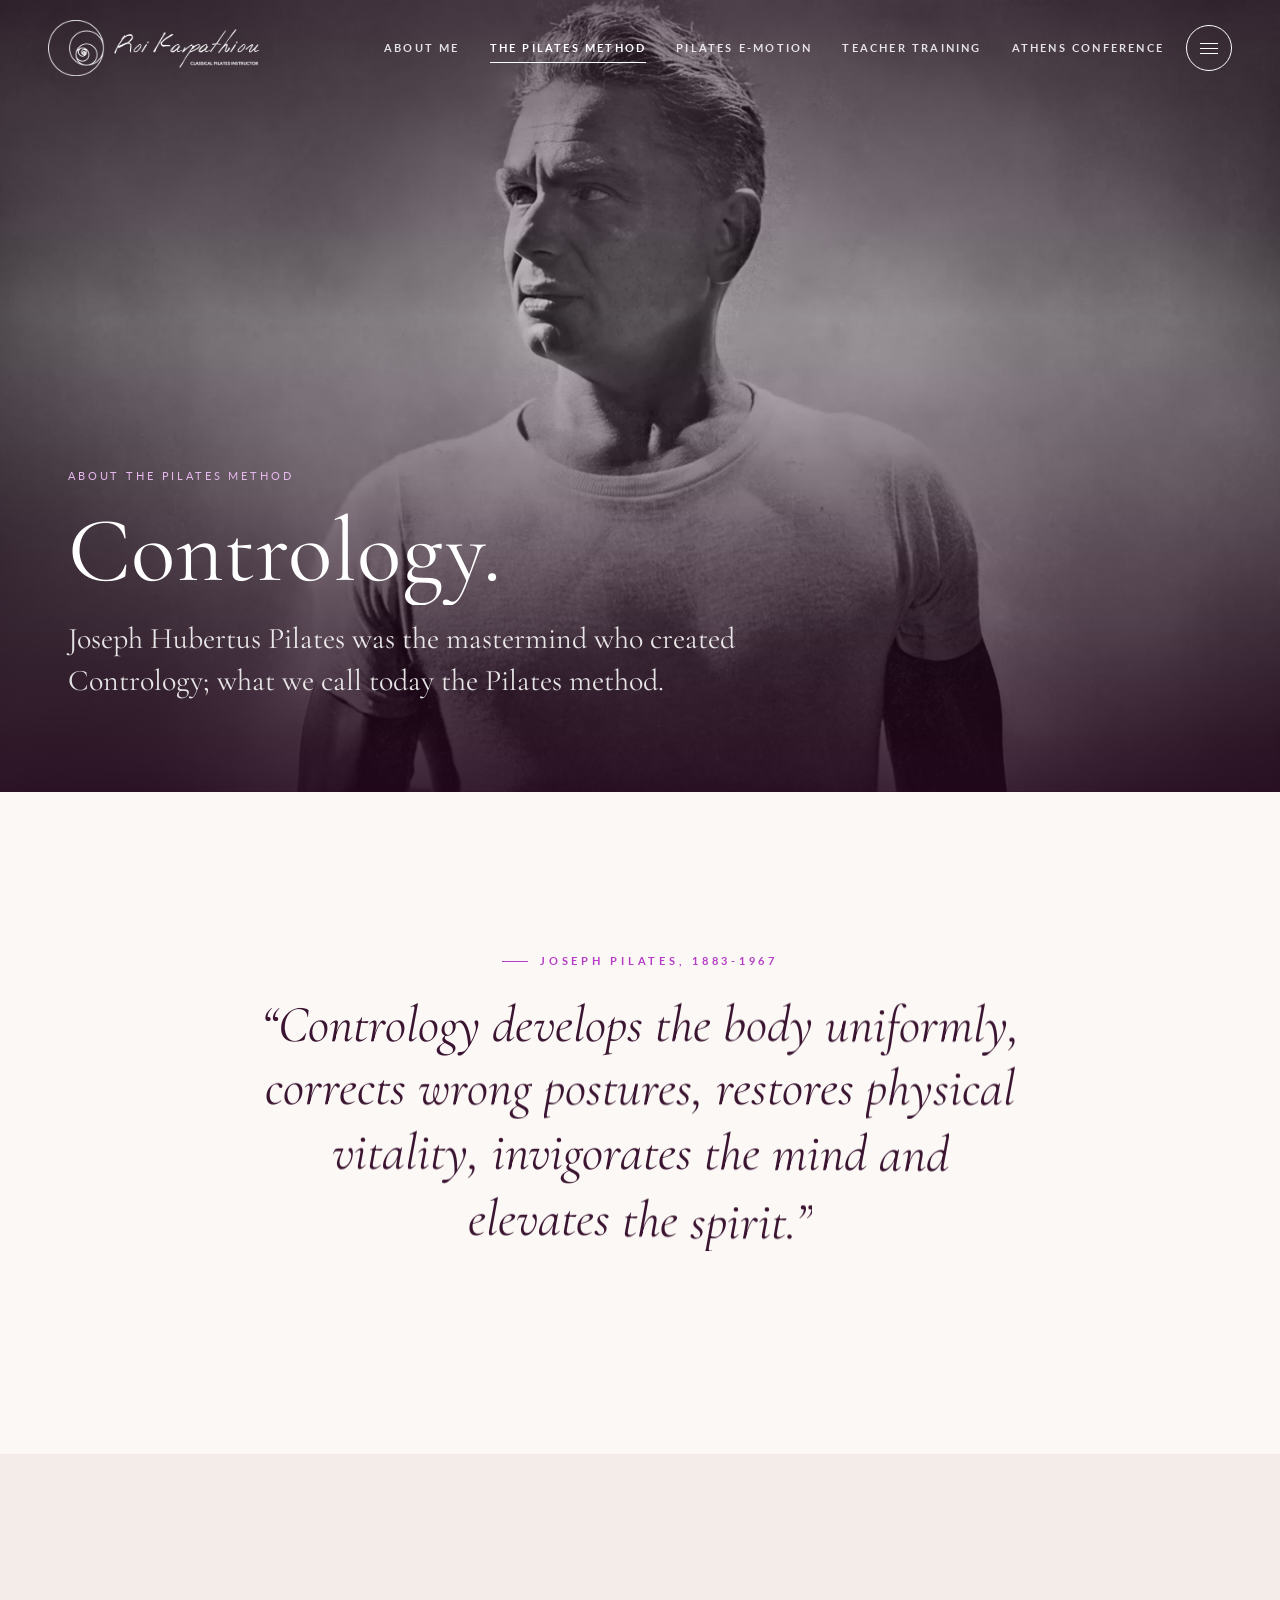
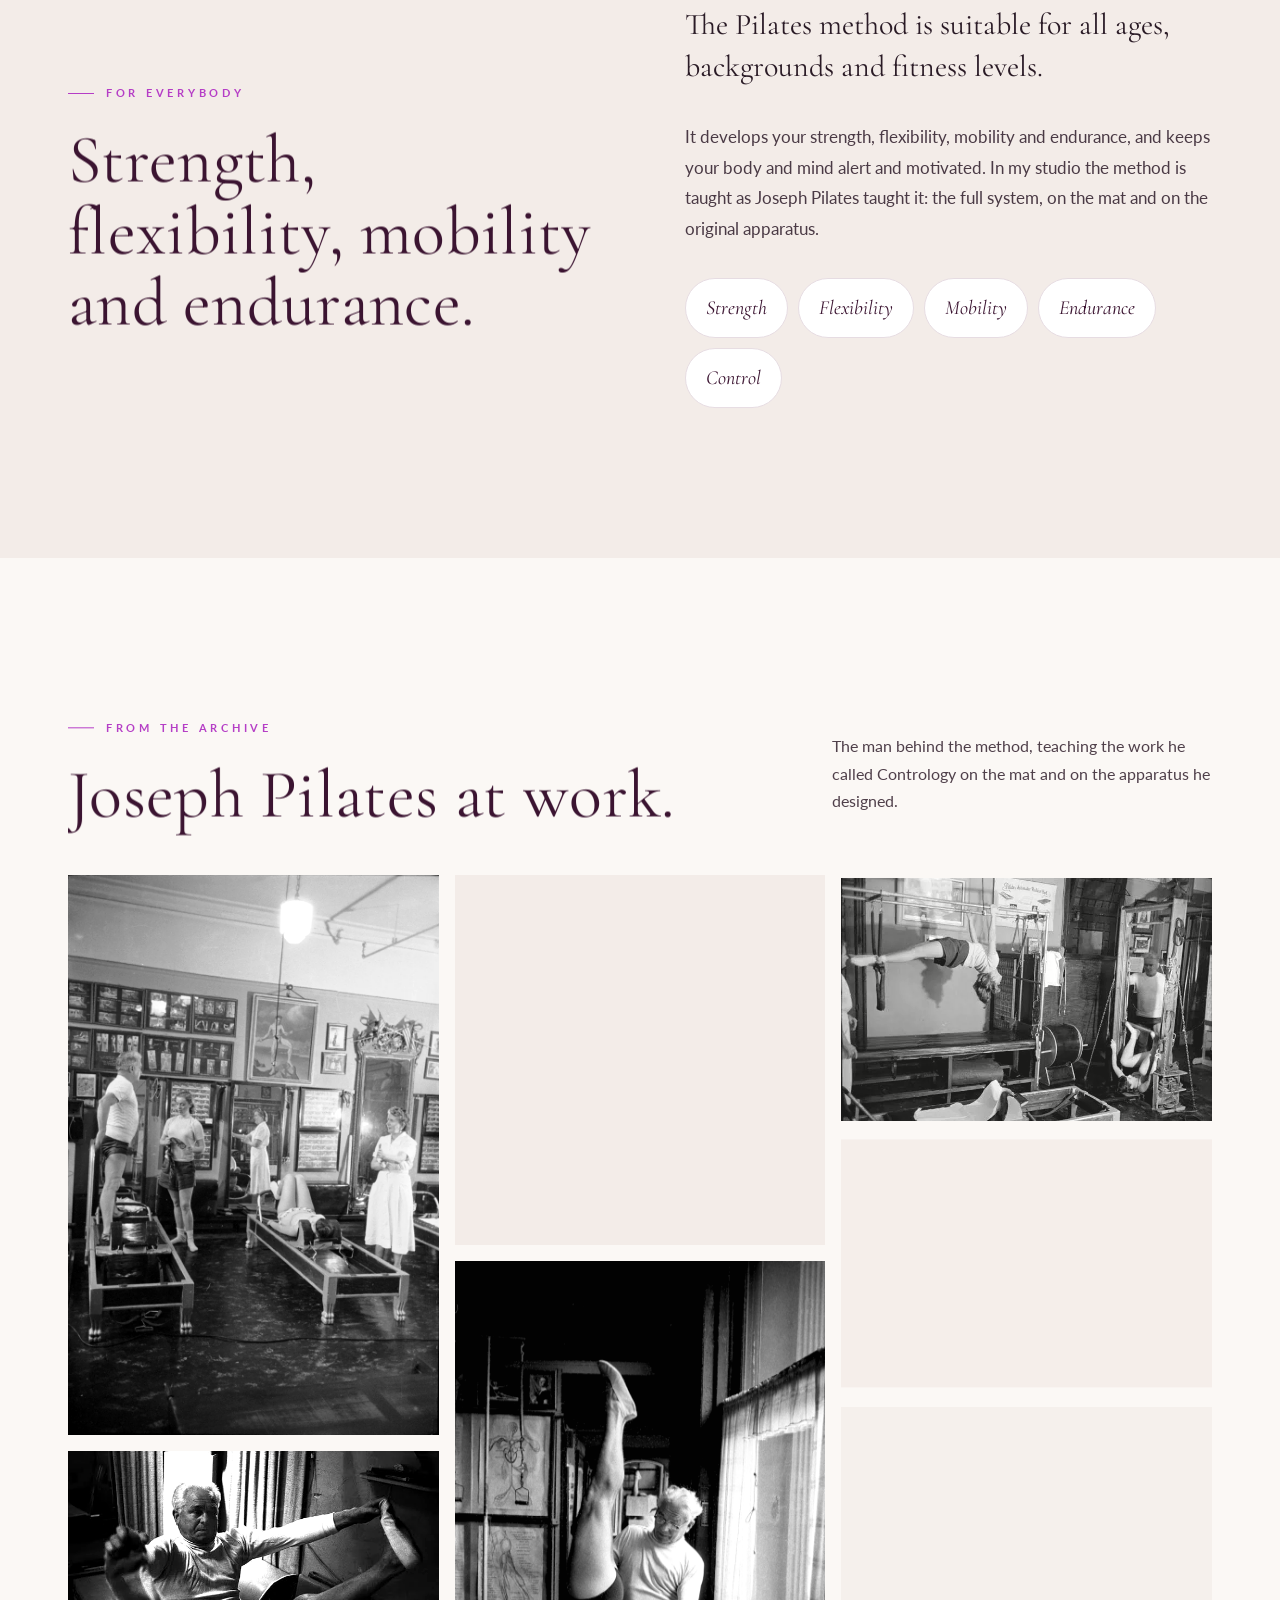
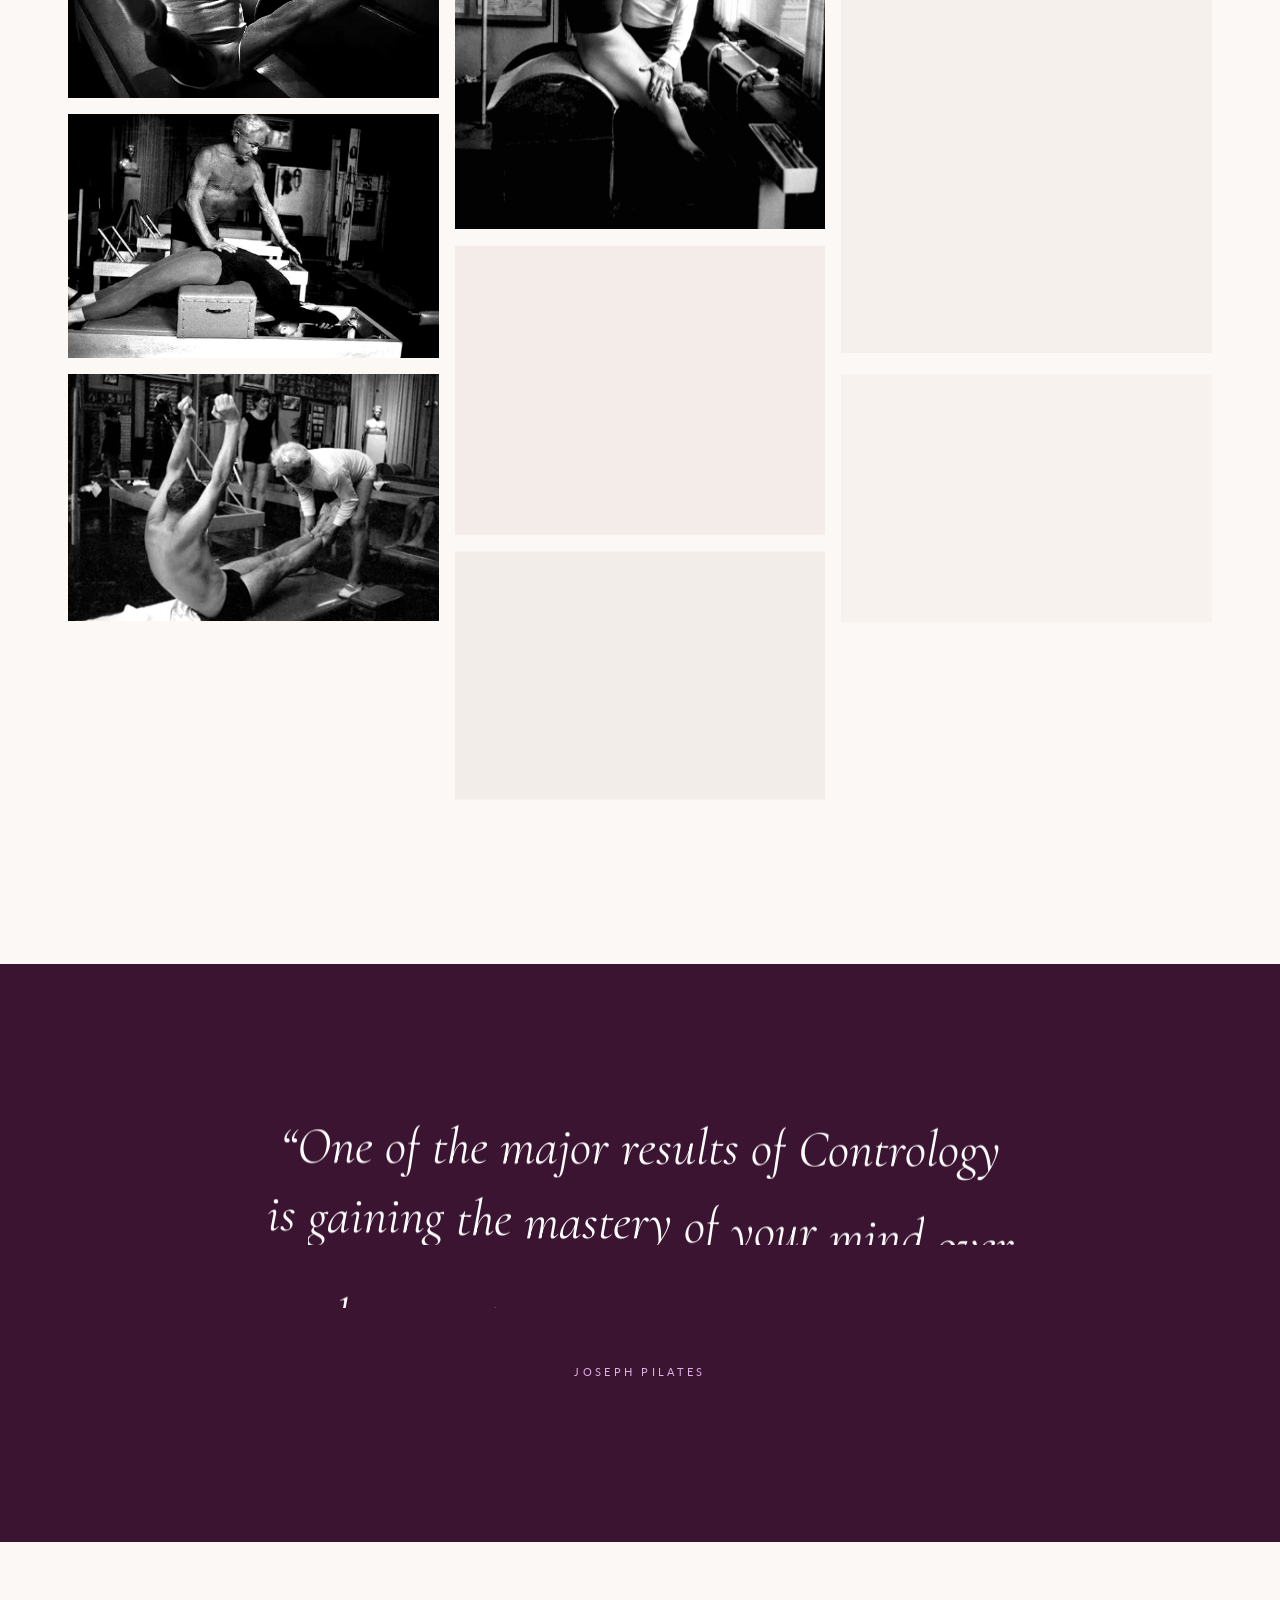
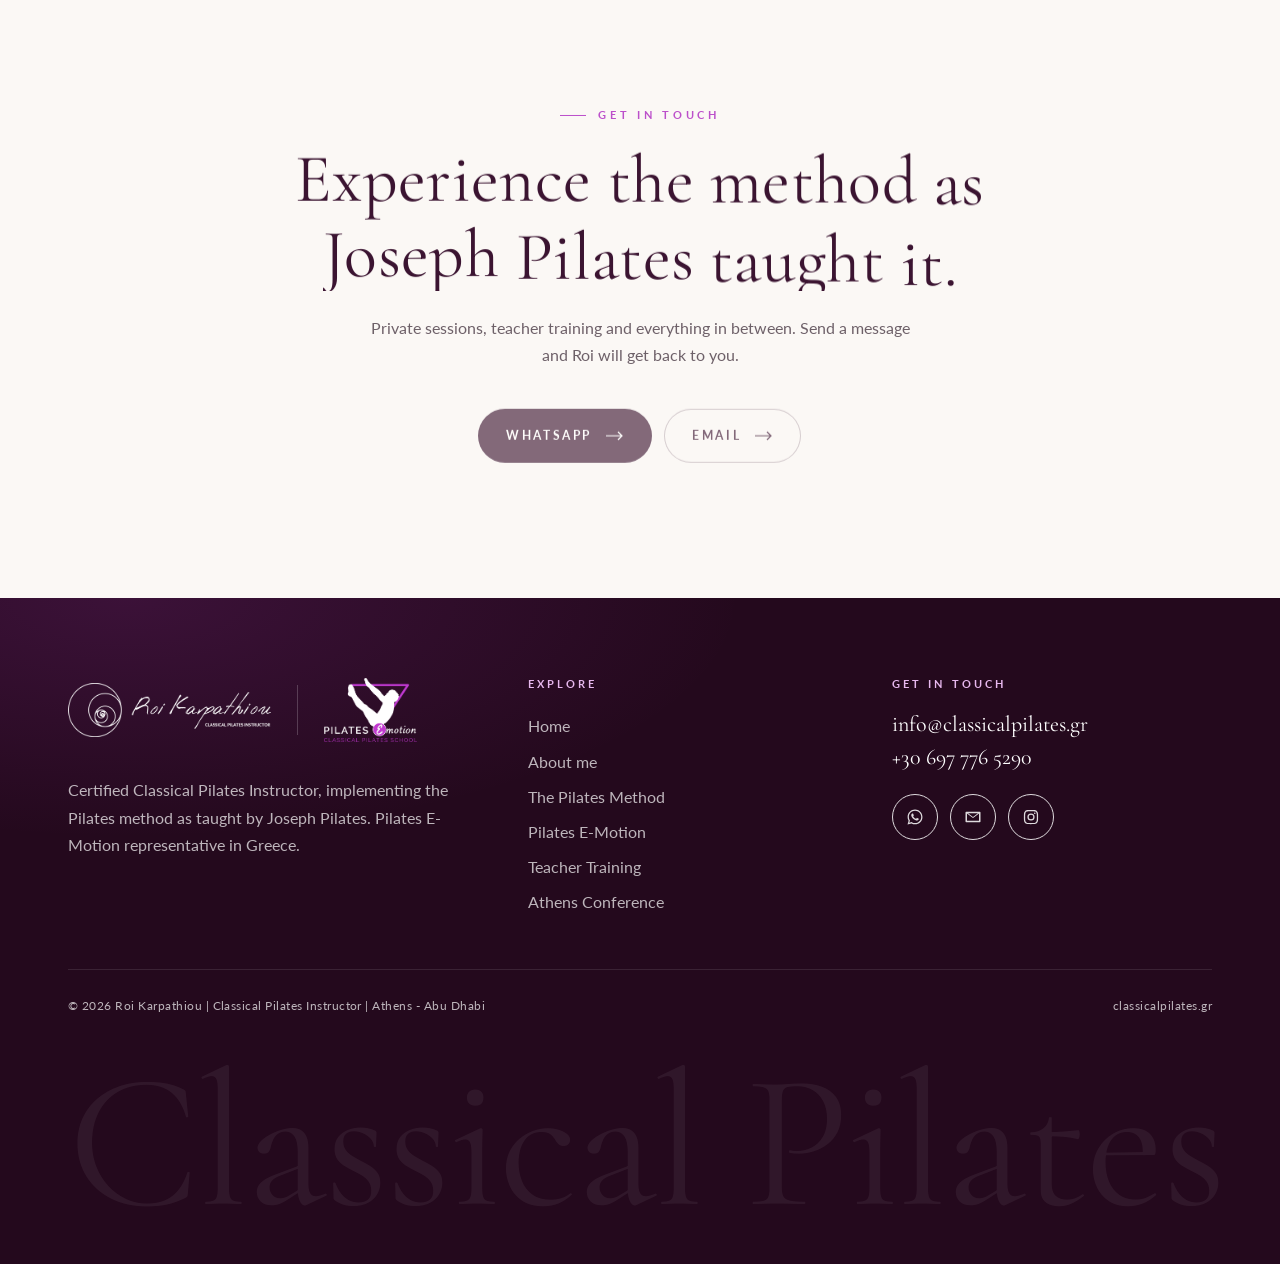
<file: about-pilates-method.html>
<!doctype html>
<html lang="en">
<head>
<meta charset="utf-8">
<meta name="viewport" content="width=device-width, initial-scale=1, viewport-fit=cover">
<title>About the Pilates Method | Roi Karpathiou Classical Pilates Instructor</title>
<meta name="description" content="Joseph Hubertus Pilates created Contrology, what we call today the Pilates method. Suitable for all ages, backgrounds and fitness levels.">
<meta name="robots" content="index, follow, max-image-preview:large">
<link rel="canonical" href="https://dctabudhabi-smc.github.io/classicalpilates/about-pilates-method">
<meta name="theme-color" content="#3B1431">
<meta name="author" content="Roi Karpathiou">
<meta property="og:type" content="website">
<meta property="og:site_name" content="Roi Karpathiou | Classical Pilates">
<meta property="og:locale" content="en_GB">
<meta property="og:url" content="https://dctabudhabi-smc.github.io/classicalpilates/about-pilates-method">
<meta property="og:title" content="About the Pilates Method | Roi Karpathiou Classical Pilates Instructor">
<meta property="og:description" content="Joseph Hubertus Pilates created Contrology, what we call today the Pilates method. Suitable for all ages, backgrounds and fitness levels.">
<meta property="og:image" content="https://dctabudhabi-smc.github.io/classicalpilates/assets/img/og-pilates-method.jpg">
<meta property="og:image:width" content="1200">
<meta property="og:image:height" content="630">
<meta property="og:image:alt" content="About the Pilates Method | Roi Karpathiou Classical Pilates Instructor">
<meta name="twitter:card" content="summary_large_image">
<meta name="twitter:title" content="About the Pilates Method | Roi Karpathiou Classical Pilates Instructor">
<meta name="twitter:description" content="Joseph Hubertus Pilates created Contrology, what we call today the Pilates method. Suitable for all ages, backgrounds and fitness levels.">
<meta name="twitter:image" content="https://dctabudhabi-smc.github.io/classicalpilates/assets/img/og-pilates-method.jpg">
<link rel="icon" href="favicon.ico">
<link rel="preconnect" href="https://fonts.googleapis.com">
<link rel="preconnect" href="https://fonts.gstatic.com" crossorigin>
<link href="https://fonts.googleapis.com/css2?family=Cormorant+Garamond:ital,wght@0,400;0,500;1,400;1,500&family=Lato:wght@400;700&display=swap" rel="stylesheet">
<link rel="preload" as="image" href="assets/img/jp-portrait-800.webp" imagesrcset="assets/img/jp-portrait-800.webp 800w, assets/img/jp-portrait.webp 1600w" imagesizes="100vw">
<link rel="stylesheet" href="assets/css/site.css">
<script>(function(){var l=location,p=l.pathname,n=p.replace(/\/index\.html$/,'/').replace(/\.html$/,'');if(n!==p&&l.protocol.indexOf('http')===0)history.replaceState(null,'',n+l.search+l.hash);})();document.documentElement.classList.add('js');if(window.matchMedia('(hover: none), (pointer: coarse)').matches)document.documentElement.classList.add('touch');if(!window.matchMedia('(prefers-reduced-motion: reduce)').matches)document.documentElement.classList.add('motion');</script>
<!-- Google Tag Manager -->
<script>(function(w,d,s,l,i){w[l]=w[l]||[];w[l].push({'gtm.start':new Date().getTime(),event:'gtm.js'});var f=d.getElementsByTagName(s)[0],j=d.createElement(s),dl=l!='dataLayer'?'&l='+l:'';j.async=true;j.src='https://www.googletagmanager.com/gtm.js?id='+i+dl;f.parentNode.insertBefore(j,f);})(window,document,'script','dataLayer','GTM-KKJ4MVG');</script>
<!-- End Google Tag Manager -->
<script type="application/ld+json">{"@context": "https://schema.org", "@type": "Article", "headline": "About the Pilates Method", "author": {"@type": "Person", "name": "Roi Karpathiou"}, "about": {"@type": "Person", "name": "Joseph Hubertus Pilates", "birthDate": "1883", "deathDate": "1967"}}</script>
</head>
<body>
<noscript><iframe src="https://www.googletagmanager.com/ns.html?id=GTM-KKJ4MVG" height="0" width="0" style="display:none;visibility:hidden"></iframe></noscript>
<a class="sr-only" href="#main">Skip to content</a>
<div class="progress" aria-hidden="true"></div>
<header class="nav">
  <a class="nav__logo" href="./" aria-label="Roi Karpathiou, home">
    <img class="logo-light" src="assets/img/logo-roi-white.png" alt="Roi Karpathiou, Classical Pilates Instructor" width="2016" height="535">
    <img class="logo-dark" src="assets/img/logo-roi-black.png" alt="" width="2016" height="535">
  </a>
  <div class="nav__right">
    <nav class="nav__links" aria-label="Main"><a href="about-me">About me</a><a href="about-pilates-method" aria-current="page">The Pilates Method</a><a href="pilates-emotion">Pilates E-Motion</a><a href="teacher-training">Teacher Training</a><a href="athens-classical-pilates-conference">Athens Conference</a></nav>
    <button class="burger" aria-label="Open menu" aria-expanded="false" aria-controls="menu"><span></span></button>
  </div>
</header>
<div class="menu" id="menu" aria-hidden="true">
  <ul class="menu__list"><li><a href="./"><small>01</small><span class="menu__t">Home</span><span class="menu__d">Classical Pilates Teacher Trainer</span></a></li><li><a href="about-me"><small>02</small><span class="menu__t">About me</span><span class="menu__d">My story, from dance to the method</span></a></li><li><a href="about-pilates-method" aria-current="page"><small>03</small><span class="menu__t">The Pilates Method</span><span class="menu__d">Contrology and the classical repertoire</span></a></li><li><a href="pilates-emotion"><small>04</small><span class="menu__t">Pilates E-Motion</span><span class="menu__d">The School and Gloria Gasperi</span></a></li><li><a href="teacher-training"><small>05</small><span class="menu__t">Teacher Training</span><span class="menu__d">Weekend and intensive formats</span></a></li><li><a href="athens-classical-pilates-conference"><small>06</small><span class="menu__t">Athens Conference</span><span class="menu__d">Athens, 14-16 June 2024</span></a></li></ul>
  <div class="menu__foot">
    <div class="menu__badge"><img src="assets/img/logo-pilates-emotion-white.png" alt="Pilates E-Motion" width="451" height="313"><span>Pilates E-Motion<br>representative in Greece</span></div>
    <div class="social "><a href="https://wa.me/306977765290" aria-label="WhatsApp Roi Karpathiou" target="_blank" rel="noopener"><svg viewBox="0 0 24 24" aria-hidden="true"><path d="M12.04 2C6.58 2 2.13 6.45 2.13 11.91c0 1.75.46 3.45 1.32 4.95L2.05 22l5.25-1.38a9.9 9.9 0 0 0 4.74 1.21c5.46 0 9.91-4.45 9.91-9.91S17.5 2 12.04 2Zm0 18.15c-1.48 0-2.93-.4-4.2-1.15l-.3-.18-3.12.82.83-3.04-.2-.31a8.2 8.2 0 0 1-1.26-4.38c0-4.54 3.7-8.24 8.25-8.24 4.54 0 8.24 3.7 8.24 8.24 0 4.55-3.7 8.24-8.24 8.24Zm4.52-6.16c-.25-.12-1.47-.72-1.69-.81-.23-.08-.39-.12-.56.13-.16.25-.64.81-.79.97-.14.17-.29.19-.54.06-.25-.12-1.05-.39-1.99-1.23-.74-.66-1.23-1.47-1.38-1.72-.14-.25-.02-.38.11-.51.11-.11.25-.29.37-.43.13-.15.17-.25.25-.42.08-.17.04-.31-.02-.43-.06-.13-.56-1.35-.77-1.85-.2-.48-.41-.42-.56-.43h-.48c-.17 0-.43.06-.66.31-.22.25-.86.85-.86 2.07 0 1.22.89 2.4 1.01 2.56.12.17 1.75 2.67 4.23 3.74.59.26 1.05.41 1.41.52.59.19 1.13.16 1.56.1.48-.07 1.47-.6 1.67-1.18.21-.58.21-1.07.14-1.18-.06-.1-.22-.16-.47-.28Z"/></svg></a><a href="mailto:info@classicalpilates.gr" aria-label="Email Roi Karpathiou"><svg viewBox="0 0 24 24" aria-hidden="true"><path d="M3 5h18a1 1 0 0 1 1 1v12a1 1 0 0 1-1 1H3a1 1 0 0 1-1-1V6a1 1 0 0 1 1-1Zm1 2.3V17h16V7.3l-7.4 5.6a1 1 0 0 1-1.2 0L4 7.3ZM5.4 7l6.6 5 6.6-5H5.4Z"/></svg></a><a href="https://www.instagram.com/roi_karpathiou/" aria-label="Roi Karpathiou on Instagram" target="_blank" rel="noopener"><svg viewBox="0 0 24 24" aria-hidden="true"><path d="M12 7.2a4.8 4.8 0 1 0 0 9.6 4.8 4.8 0 0 0 0-9.6Zm0 7.9a3.1 3.1 0 1 1 0-6.2 3.1 3.1 0 0 1 0 6.2Zm6.1-8.1a1.1 1.1 0 1 1-2.2 0 1.1 1.1 0 0 1 2.2 0ZM21.4 8.1c-.06-1.5-.4-2.83-1.5-3.93-1.1-1.1-2.43-1.44-3.93-1.5C14.43 2.6 9.57 2.6 8.03 2.67c-1.5.07-2.83.41-3.93 1.5-1.1 1.1-1.44 2.43-1.5 3.93-.08 1.55-.08 6.4 0 7.95.06 1.5.4 2.83 1.5 3.93 1.1 1.1 2.43 1.44 3.93 1.5 1.55.09 6.4.09 7.95 0 1.5-.06 2.83-.4 3.93-1.5 1.1-1.1 1.44-2.43 1.5-3.93.09-1.55.09-6.4 0-7.95Zm-2 9.6a3.2 3.2 0 0 1-1.8 1.8c-1.25.5-4.2.38-5.6.38-1.37 0-4.34.11-5.58-.38a3.2 3.2 0 0 1-1.8-1.8c-.5-1.24-.38-4.2-.38-5.58 0-1.38-.11-4.34.38-5.58a3.2 3.2 0 0 1 1.8-1.8c1.24-.5 4.2-.38 5.58-.38 1.38 0 4.34-.12 5.6.38a3.2 3.2 0 0 1 1.8 1.8c.49 1.24.37 4.2.37 5.58 0 1.38.12 4.34-.38 5.58Z"/></svg></a></div>
  </div>
</div>
<main id="main">
<section class="phero">
  <div class="phero__media"><img src="assets/img/jp-portrait.webp" srcset="assets/img/jp-portrait-800.webp 800w, assets/img/jp-portrait.webp 1600w" sizes="100vw" width="1576" height="961" alt="Portrait of Joseph Pilates" fetchpriority="high" decoding="async"></div>
  <div class="wrap">
    <span class="breadcrumb" data-reveal>About the Pilates Method</span>
    <h1 class="h1" data-split>Contrology.</h1>
    <p class="lead" data-reveal>Joseph Hubertus Pilates was the mastermind who created Contrology; what we call today the Pilates method.</p>
  </div>
</section>

<section class="section">
  <div class="wrap center">
    <span class="eyebrow" data-reveal>Joseph Pilates, 1883-1967</span>
    <p class="quote maxw center" data-split>&ldquo;Contrology develops the body uniformly, corrects wrong postures, restores physical vitality, invigorates the mind and elevates the spirit.&rdquo;</p>
  </div>
</section>

<section class="section sand">
  <div class="wrap split">
    <div>
      <span class="eyebrow" data-reveal>For everybody</span>
      <h2 class="h2" data-split>Strength, flexibility, mobility and endurance.</h2>
    </div>
    <div class="prose">
      <p class="lead" data-reveal>The Pilates method is suitable for all ages, backgrounds and fitness levels.</p>
      <p data-reveal>It develops your strength, flexibility, mobility and endurance, and keeps your body and mind alert and motivated. In my studio the method is taught as Joseph Pilates taught it: the full system, on the mat and on the original apparatus.</p>
      <div class="pills mt-m" data-stagger><span class="pill">Strength</span><span class="pill">Flexibility</span><span class="pill">Mobility</span><span class="pill">Endurance</span><span class="pill">Control</span></div>
    </div>
  </div>
</section>

<section class="section">
  <div class="wrap">
    <div class="head-row">
      <div><span class="eyebrow" data-reveal>From the archive</span><h2 class="h2" data-split>Joseph Pilates at work.</h2></div>
      <p style="max-width:380px" data-reveal>The man behind the method, teaching the work he called Contrology on the mat and on the apparatus he designed.</p>
    </div>
    <div class="masonry masonry--bw" data-stagger><a href="assets/img/jp-studio.webp" data-lightbox="archive"><figure style="margin:0"><img src="assets/img/jp-studio.webp" srcset="assets/img/jp-studio-800.webp 800w, assets/img/jp-studio.webp 1600w" sizes="(min-width: 900px) 33vw, 50vw" width="1354" height="2048" alt="In the studio" loading="lazy" decoding="async"></figure></a><a href="assets/img/jp-arms.webp" data-lightbox="archive"><figure style="margin:0"><img src="assets/img/jp-arms.webp" srcset="assets/img/jp-arms-800.webp 800w, assets/img/jp-arms.webp 1600w" sizes="(min-width: 900px) 33vw, 50vw" width="899" height="899" alt="A hands-on correction" loading="lazy" decoding="async"></figure></a><a href="assets/img/jp-cadillac-hang.webp" data-lightbox="archive"><figure style="margin:0"><img src="assets/img/jp-cadillac-hang.webp" srcset="assets/img/jp-cadillac-hang-800.webp 800w, assets/img/jp-cadillac-hang.webp 1600w" sizes="(min-width: 900px) 33vw, 50vw" width="683" height="449" alt="Working on the Cadillac" loading="lazy" decoding="async"></figure></a><a href="assets/img/jp-1.webp" data-lightbox="archive"><figure style="margin:0"><img src="assets/img/jp-1.webp" srcset="assets/img/jp-1-800.webp 800w, assets/img/jp-1.webp 1600w" sizes="(min-width: 900px) 33vw, 50vw" width="1000" height="668" alt="Joseph Pilates on the Reformer" loading="lazy" decoding="async"></figure></a><a href="assets/img/jp-barrel.webp" data-lightbox="archive"><figure style="margin:0"><img src="assets/img/jp-barrel.webp" srcset="assets/img/jp-barrel-800.webp 800w, assets/img/jp-barrel.webp 1600w" sizes="(min-width: 900px) 33vw, 50vw" width="1600" height="2450" alt="Teaching on the barrel" loading="lazy" decoding="async"></figure></a><a href="assets/img/jp-mat-1.webp" data-lightbox="archive"><figure style="margin:0"><img src="assets/img/jp-mat-1.webp" srcset="assets/img/jp-mat-1-800.webp 800w, assets/img/jp-mat-1.webp 1600w" sizes="(min-width: 900px) 33vw, 50vw" width="695" height="1024" alt="Teaching the mat work" loading="lazy" decoding="async"></figure></a><a href="assets/img/jp-practice.webp" data-lightbox="archive"><figure style="margin:0"><img src="assets/img/jp-practice.webp" srcset="assets/img/jp-practice-800.webp 800w, assets/img/jp-practice.webp 1600w" sizes="(min-width: 900px) 33vw, 50vw" width="678" height="452" alt="Joseph Pilates at practice" loading="lazy" decoding="async"></figure></a><a href="assets/img/jp-reformer.webp" data-lightbox="archive"><figure style="margin:0"><img src="assets/img/jp-reformer.webp" srcset="assets/img/jp-reformer-800.webp 800w, assets/img/jp-reformer.webp 1600w" sizes="(min-width: 900px) 33vw, 50vw" width="551" height="362" alt="Teaching the short box" loading="lazy" decoding="async"></figure></a><a href="assets/img/jp-outdoor.webp" data-lightbox="archive"><figure style="margin:0"><img src="assets/img/jp-outdoor.webp" srcset="assets/img/jp-outdoor-800.webp 800w, assets/img/jp-outdoor.webp 1600w" sizes="(min-width: 900px) 33vw, 50vw" width="1024" height="800" alt="A mat class outdoors" loading="lazy" decoding="async"></figure></a><a href="assets/img/jp-cadillac.webp" data-lightbox="archive"><figure style="margin:0"><img src="assets/img/jp-cadillac.webp" srcset="assets/img/jp-cadillac-800.webp 800w, assets/img/jp-cadillac.webp 1600w" sizes="(min-width: 900px) 33vw, 50vw" width="677" height="453" alt="Joseph Pilates on the Cadillac" loading="lazy" decoding="async"></figure></a><a href="assets/img/jp-2.webp" data-lightbox="archive"><figure style="margin:0"><img src="assets/img/jp-2.webp" srcset="assets/img/jp-2-800.webp 800w, assets/img/jp-2.webp 1600w" sizes="(min-width: 900px) 33vw, 50vw" width="1000" height="668" alt="Teaching on the Reformer" loading="lazy" decoding="async"></figure></a><a href="assets/img/jp-3.webp" data-lightbox="archive"><figure style="margin:0"><img src="assets/img/jp-3.webp" srcset="assets/img/jp-3-800.webp 800w, assets/img/jp-3.webp 1600w" sizes="(min-width: 900px) 33vw, 50vw" width="1000" height="668" alt="Teaching on the Cadillac" loading="lazy" decoding="async"></figure></a></div>
  </div>
</section>

<section class="section dark">
  <div class="wrap center">
    <p class="quote maxw center" data-split>&ldquo;One of the major results of Contrology is gaining the mastery of your mind over the complete control of your body.&rdquo;</p>
    <p class="quote-by" data-reveal>Joseph Pilates</p>
  </div>
</section>

<section class="section cta">
  <div class="wrap">
    <span class="eyebrow" data-reveal>Get in touch</span>
    <h2 class="h2" data-split>Experience the method as Joseph Pilates taught it.</h2>
    <p class="mt-s" data-reveal>Private sessions, teacher training and everything in between. Send a message and Roi will get back to you.</p>
    <div class="cta__btns" data-reveal>
      <a class="btn " href="https://wa.me/306977765290" target="_blank" rel="noopener">WhatsApp <svg class="arr" viewBox="0 0 18 10" aria-hidden="true"><path d="M0 5h16M12 1l4 4-4 4" fill="none" stroke="currentColor" stroke-width="1.2"/></svg></a>
      <a class="btn btn--ghost" href="mailto:info@classicalpilates.gr">Email <svg class="arr" viewBox="0 0 18 10" aria-hidden="true"><path d="M0 5h16M12 1l4 4-4 4" fill="none" stroke="currentColor" stroke-width="1.2"/></svg></a>
    </div>
  </div>
</section>

</main>
<footer class="footer">
  <div class="wrap">
    <div class="footer__top">
      <div>
        <div class="footer__logos">
          <img class="roi" src="assets/img/logo-roi-white.png" alt="Roi Karpathiou, Classical Pilates Instructor" width="2016" height="535" loading="lazy">
          <span class="div" aria-hidden="true"></span>
          <a href="https://pilatesemotion.com/" target="_blank" rel="noopener" aria-label="Pilates E-Motion"><img class="pe" src="assets/img/logo-pilates-emotion-white.png" alt="Pilates E-Motion, Classical Pilates School" width="451" height="313" loading="lazy"></a>
        </div>
        <p class="mt-m" style="max-width:420px">Certified Classical Pilates Instructor, implementing the Pilates method as taught by Joseph Pilates. Pilates E-Motion representative in Greece.</p>
      </div>
      <div>
        <h4>Explore</h4>
        <ul><li><a href="./">Home</a></li><li><a href="about-me">About me</a></li><li><a href="about-pilates-method">The Pilates Method</a></li><li><a href="pilates-emotion">Pilates E-Motion</a></li><li><a href="teacher-training">Teacher Training</a></li><li><a href="athens-classical-pilates-conference">Athens Conference</a></li></ul>
      </div>
      <div class="footer__contact">
        <h4>Get in touch</h4>
        <a href="mailto:info@classicalpilates.gr">info@classicalpilates.gr</a>
        <a href="https://wa.me/306977765290" target="_blank" rel="noopener">+30 697 776 5290</a>
        <div class="social "><a href="https://wa.me/306977765290" aria-label="WhatsApp Roi Karpathiou" target="_blank" rel="noopener"><svg viewBox="0 0 24 24" aria-hidden="true"><path d="M12.04 2C6.58 2 2.13 6.45 2.13 11.91c0 1.75.46 3.45 1.32 4.95L2.05 22l5.25-1.38a9.9 9.9 0 0 0 4.74 1.21c5.46 0 9.91-4.45 9.91-9.91S17.5 2 12.04 2Zm0 18.15c-1.48 0-2.93-.4-4.2-1.15l-.3-.18-3.12.82.83-3.04-.2-.31a8.2 8.2 0 0 1-1.26-4.38c0-4.54 3.7-8.24 8.25-8.24 4.54 0 8.24 3.7 8.24 8.24 0 4.55-3.7 8.24-8.24 8.24Zm4.52-6.16c-.25-.12-1.47-.72-1.69-.81-.23-.08-.39-.12-.56.13-.16.25-.64.81-.79.97-.14.17-.29.19-.54.06-.25-.12-1.05-.39-1.99-1.23-.74-.66-1.23-1.47-1.38-1.72-.14-.25-.02-.38.11-.51.11-.11.25-.29.37-.43.13-.15.17-.25.25-.42.08-.17.04-.31-.02-.43-.06-.13-.56-1.35-.77-1.85-.2-.48-.41-.42-.56-.43h-.48c-.17 0-.43.06-.66.31-.22.25-.86.85-.86 2.07 0 1.22.89 2.4 1.01 2.56.12.17 1.75 2.67 4.23 3.74.59.26 1.05.41 1.41.52.59.19 1.13.16 1.56.1.48-.07 1.47-.6 1.67-1.18.21-.58.21-1.07.14-1.18-.06-.1-.22-.16-.47-.28Z"/></svg></a><a href="mailto:info@classicalpilates.gr" aria-label="Email Roi Karpathiou"><svg viewBox="0 0 24 24" aria-hidden="true"><path d="M3 5h18a1 1 0 0 1 1 1v12a1 1 0 0 1-1 1H3a1 1 0 0 1-1-1V6a1 1 0 0 1 1-1Zm1 2.3V17h16V7.3l-7.4 5.6a1 1 0 0 1-1.2 0L4 7.3ZM5.4 7l6.6 5 6.6-5H5.4Z"/></svg></a><a href="https://www.instagram.com/roi_karpathiou/" aria-label="Roi Karpathiou on Instagram" target="_blank" rel="noopener"><svg viewBox="0 0 24 24" aria-hidden="true"><path d="M12 7.2a4.8 4.8 0 1 0 0 9.6 4.8 4.8 0 0 0 0-9.6Zm0 7.9a3.1 3.1 0 1 1 0-6.2 3.1 3.1 0 0 1 0 6.2Zm6.1-8.1a1.1 1.1 0 1 1-2.2 0 1.1 1.1 0 0 1 2.2 0ZM21.4 8.1c-.06-1.5-.4-2.83-1.5-3.93-1.1-1.1-2.43-1.44-3.93-1.5C14.43 2.6 9.57 2.6 8.03 2.67c-1.5.07-2.83.41-3.93 1.5-1.1 1.1-1.44 2.43-1.5 3.93-.08 1.55-.08 6.4 0 7.95.06 1.5.4 2.83 1.5 3.93 1.1 1.1 2.43 1.44 3.93 1.5 1.55.09 6.4.09 7.95 0 1.5-.06 2.83-.4 3.93-1.5 1.1-1.1 1.44-2.43 1.5-3.93.09-1.55.09-6.4 0-7.95Zm-2 9.6a3.2 3.2 0 0 1-1.8 1.8c-1.25.5-4.2.38-5.6.38-1.37 0-4.34.11-5.58-.38a3.2 3.2 0 0 1-1.8-1.8c-.5-1.24-.38-4.2-.38-5.58 0-1.38-.11-4.34.38-5.58a3.2 3.2 0 0 1 1.8-1.8c1.24-.5 4.2-.38 5.58-.38 1.38 0 4.34-.12 5.6.38a3.2 3.2 0 0 1 1.8 1.8c.49 1.24.37 4.2.37 5.58 0 1.38.12 4.34-.38 5.58Z"/></svg></a></div>
      </div>
    </div>
    <div class="footer__bottom">
      <span>&copy; <span data-year>2026</span> Roi Karpathiou | Classical Pilates Instructor | Athens - Abu Dhabi</span>
      <span>classicalpilates.gr</span>
    </div>
    <div class="footer__big" aria-hidden="true">Classical Pilates</div>
  </div>
</footer>
<script src="assets/vendor/gsap.min.js" defer></script>
<script src="assets/vendor/ScrollTrigger.min.js" defer></script>
<script src="assets/vendor/lenis.min.js" defer></script>
<script src="assets/js/site.js" defer></script>
<script>document.querySelectorAll('[data-year]').forEach(function(e){e.textContent=new Date().getFullYear()});</script>
</body>
</html>
</file>
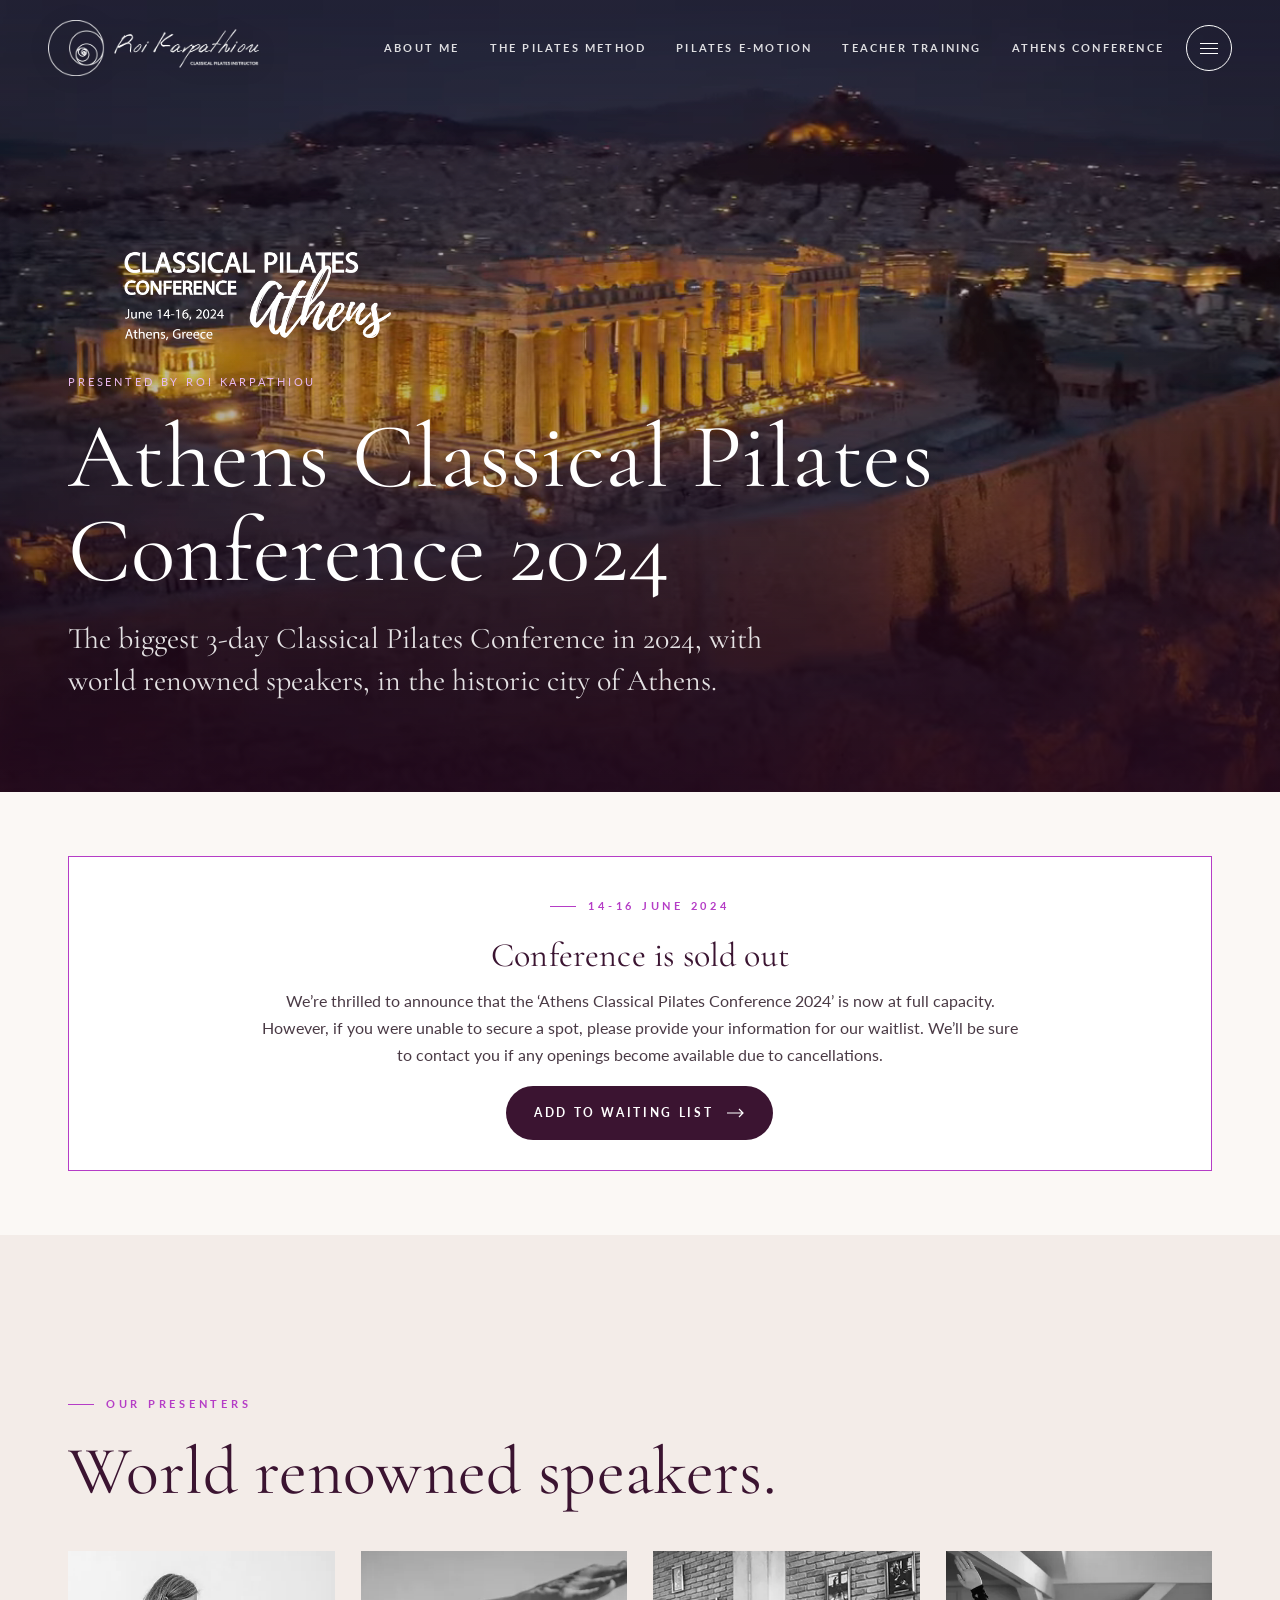
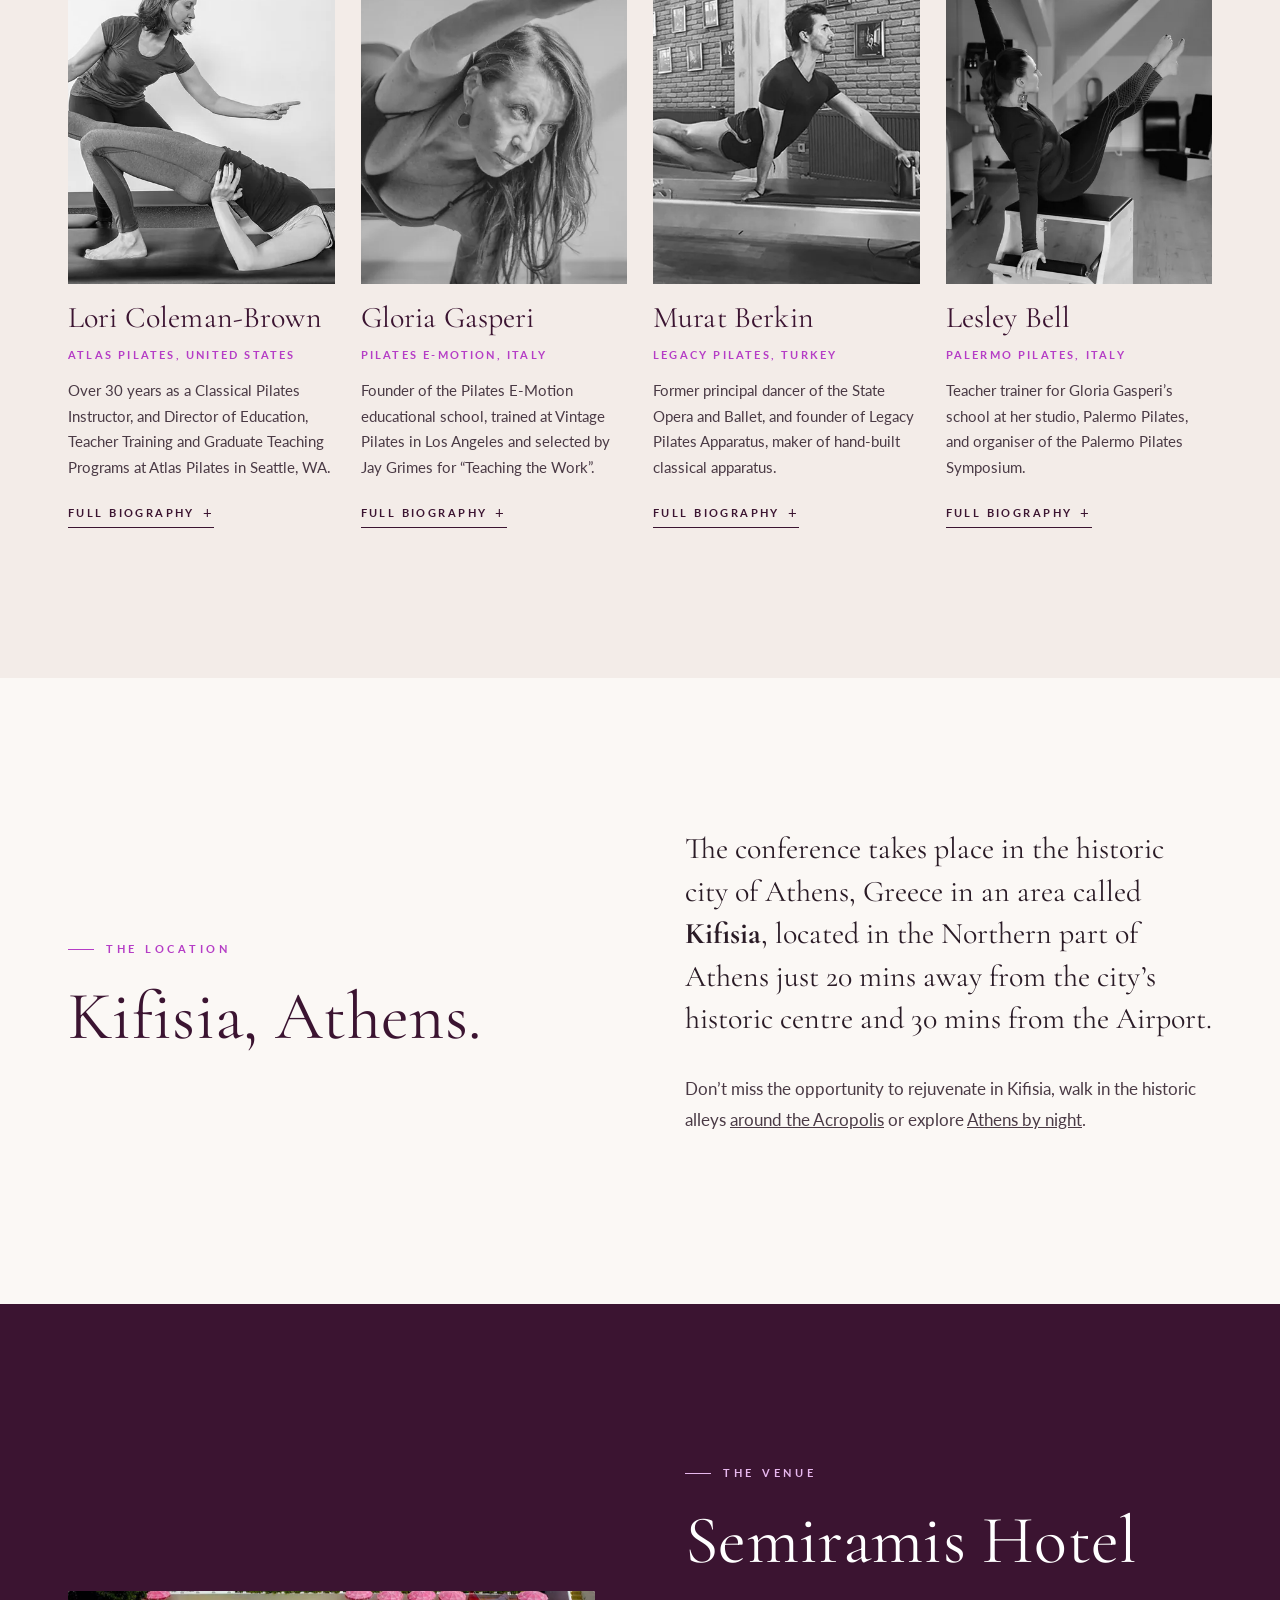
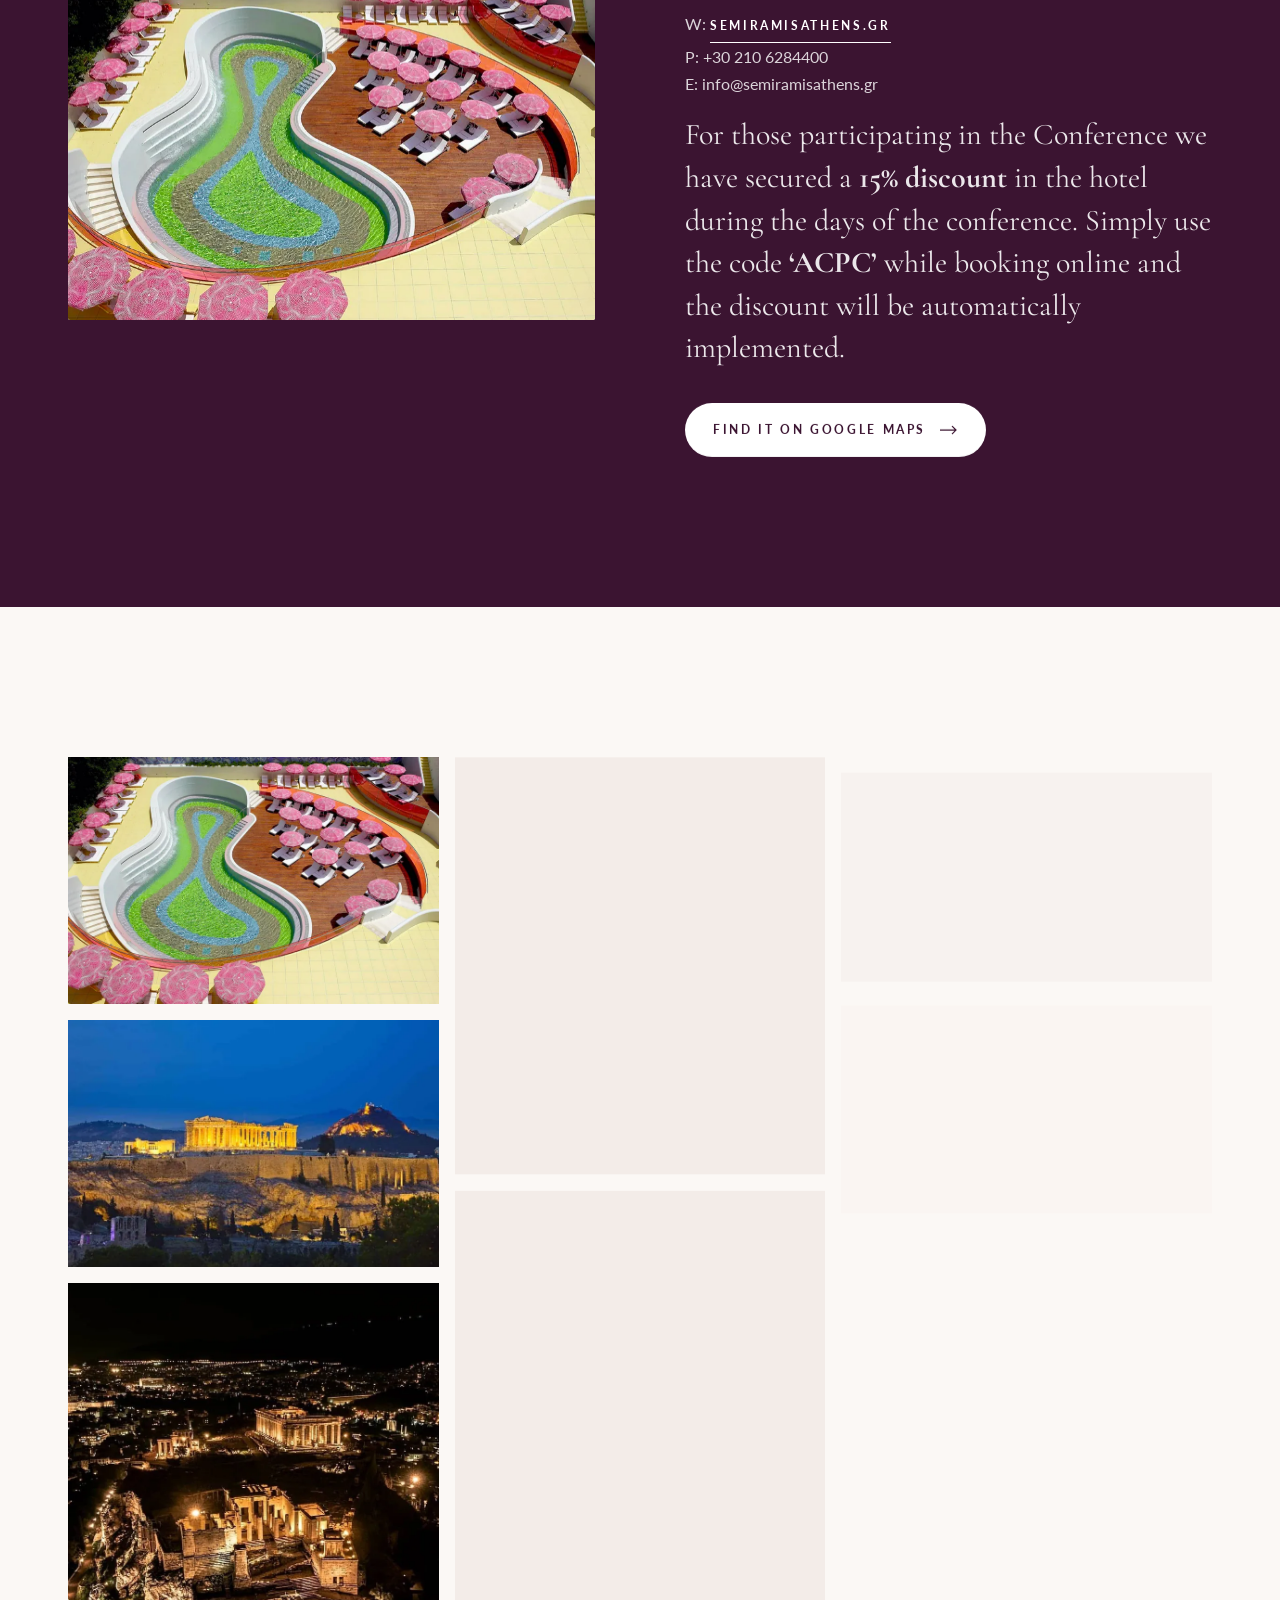
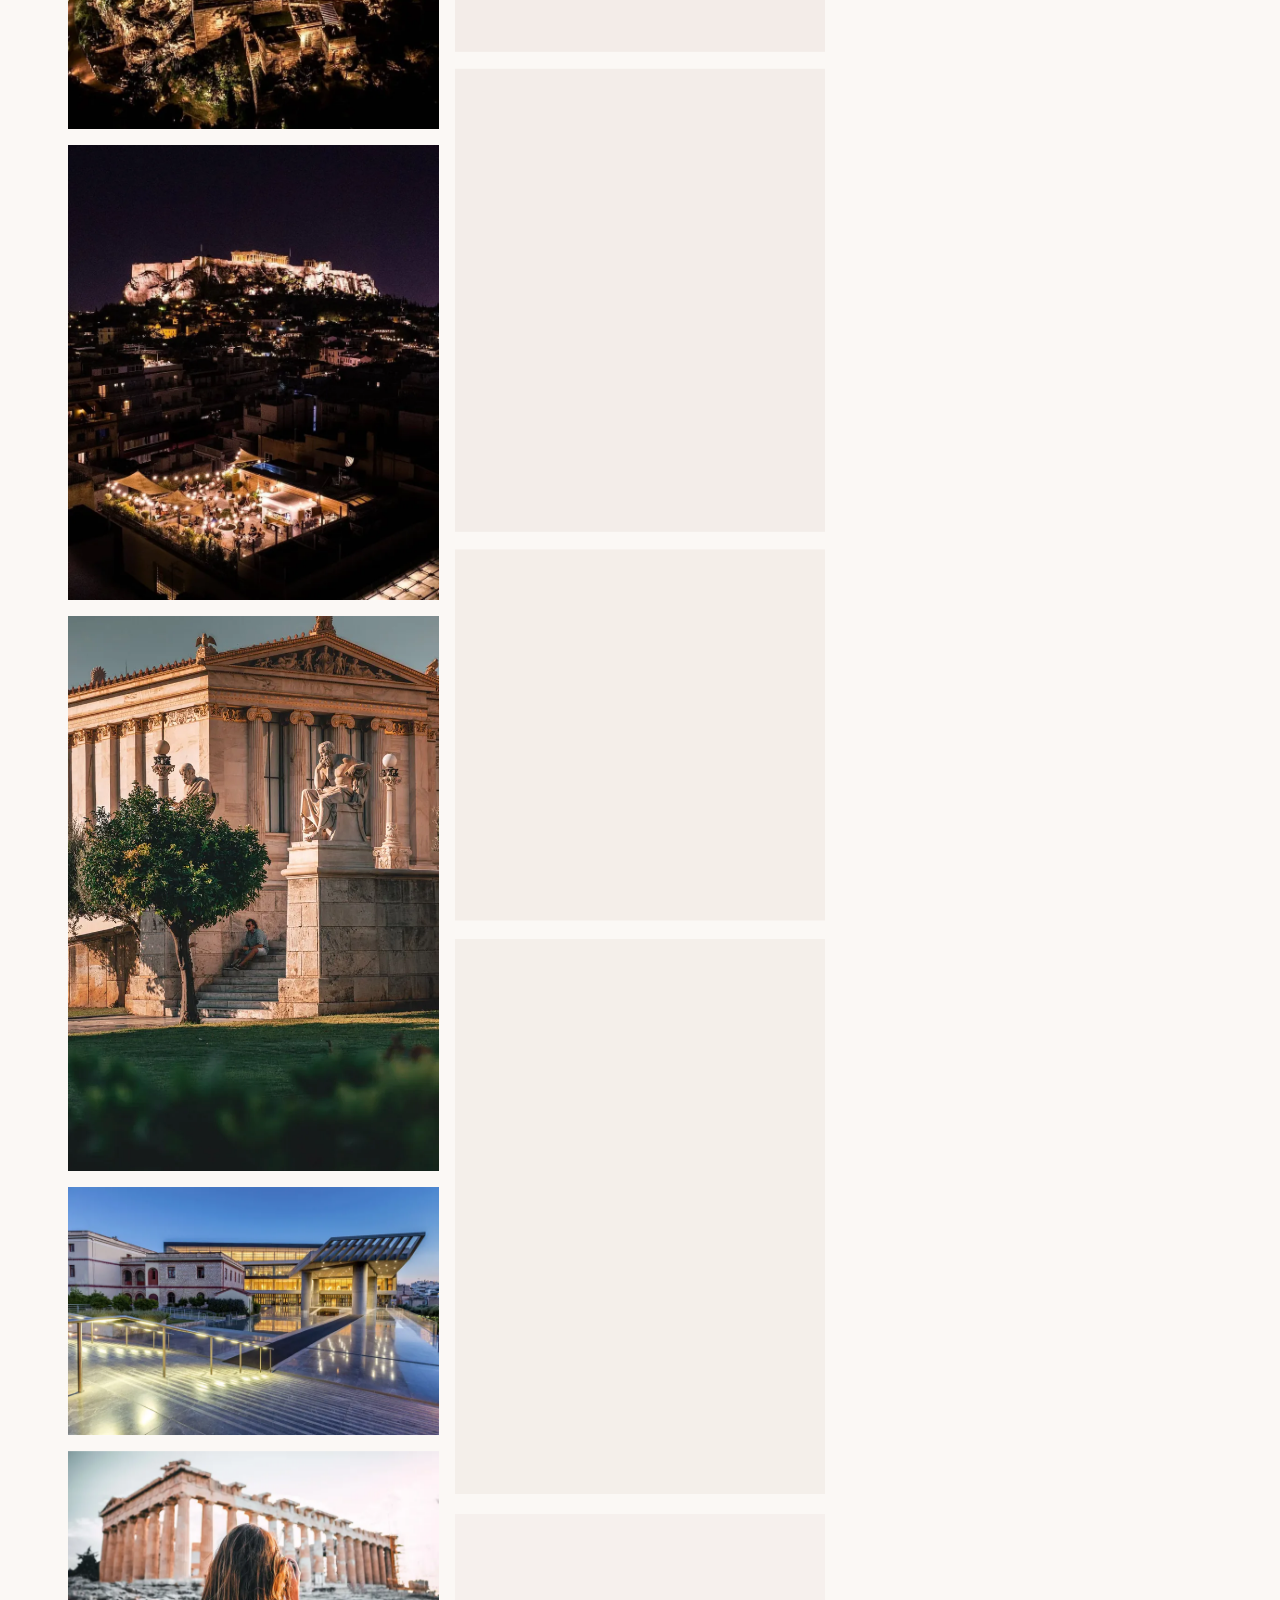
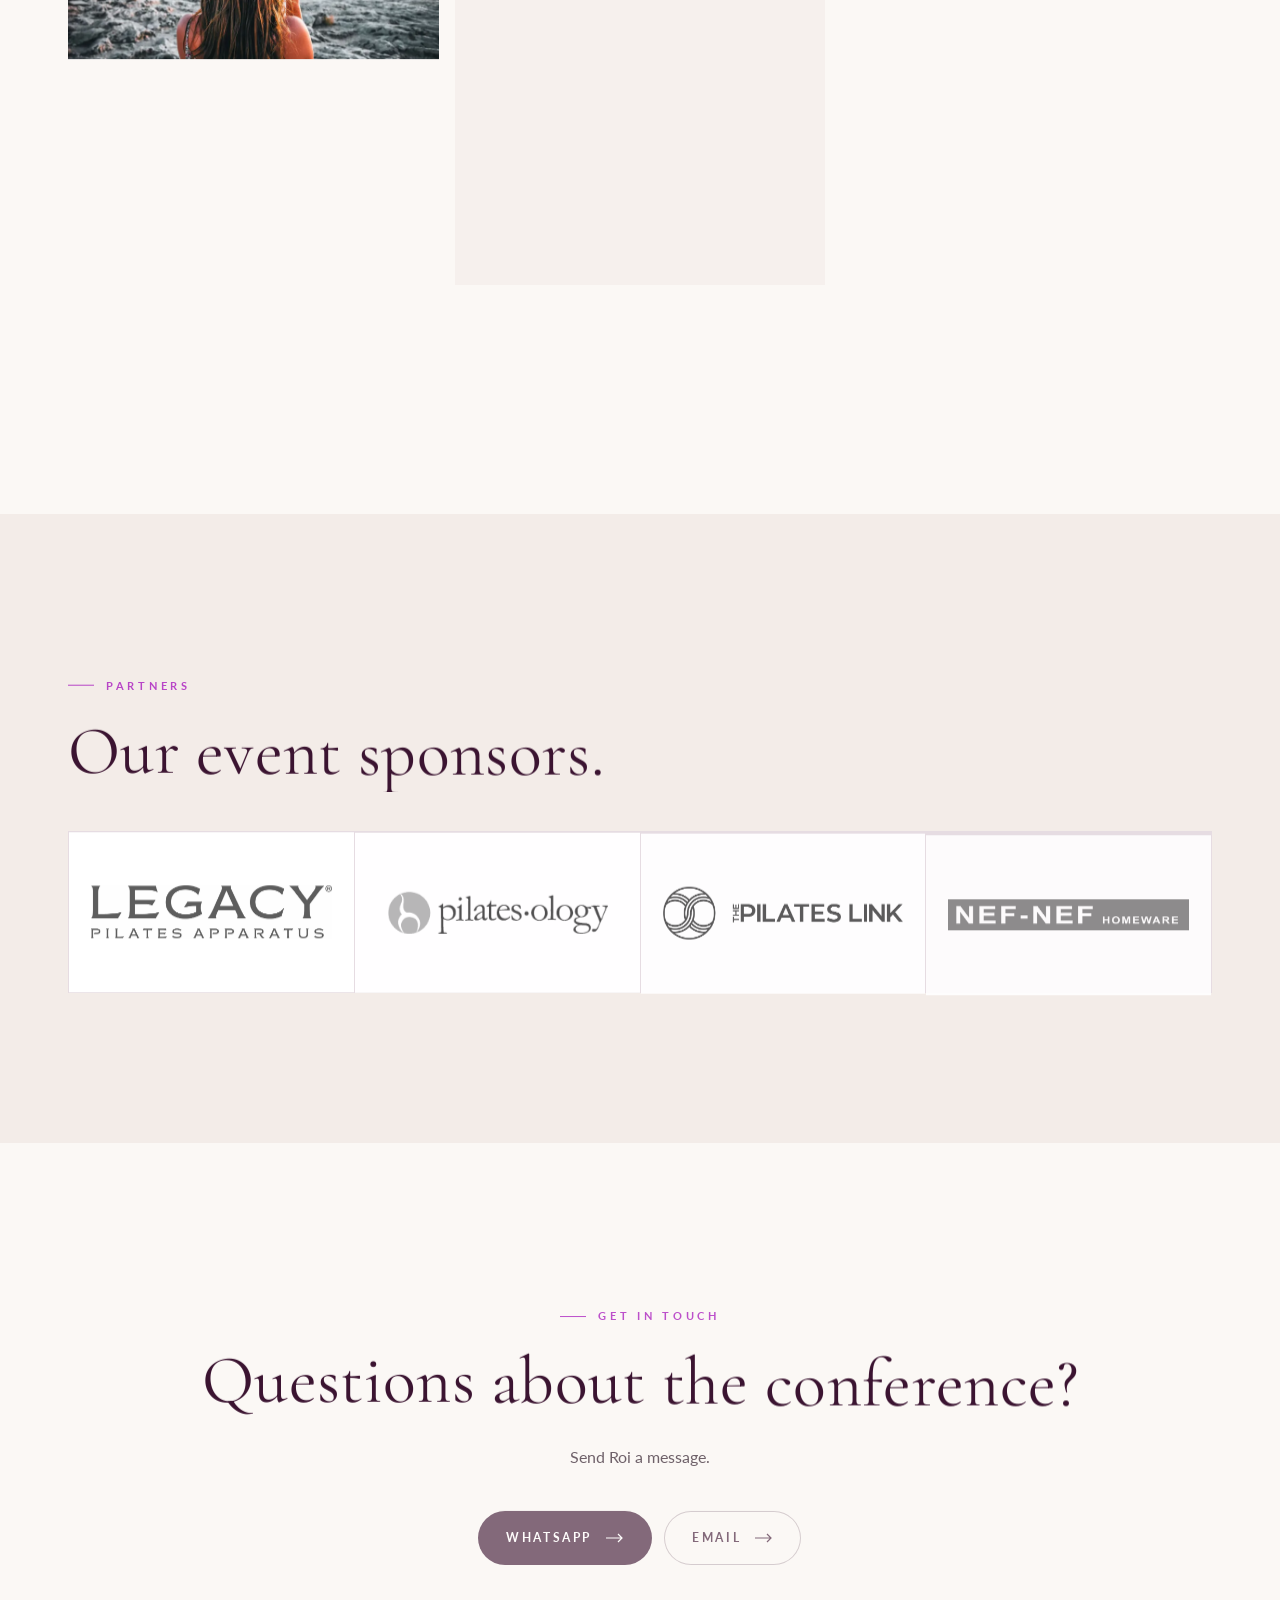
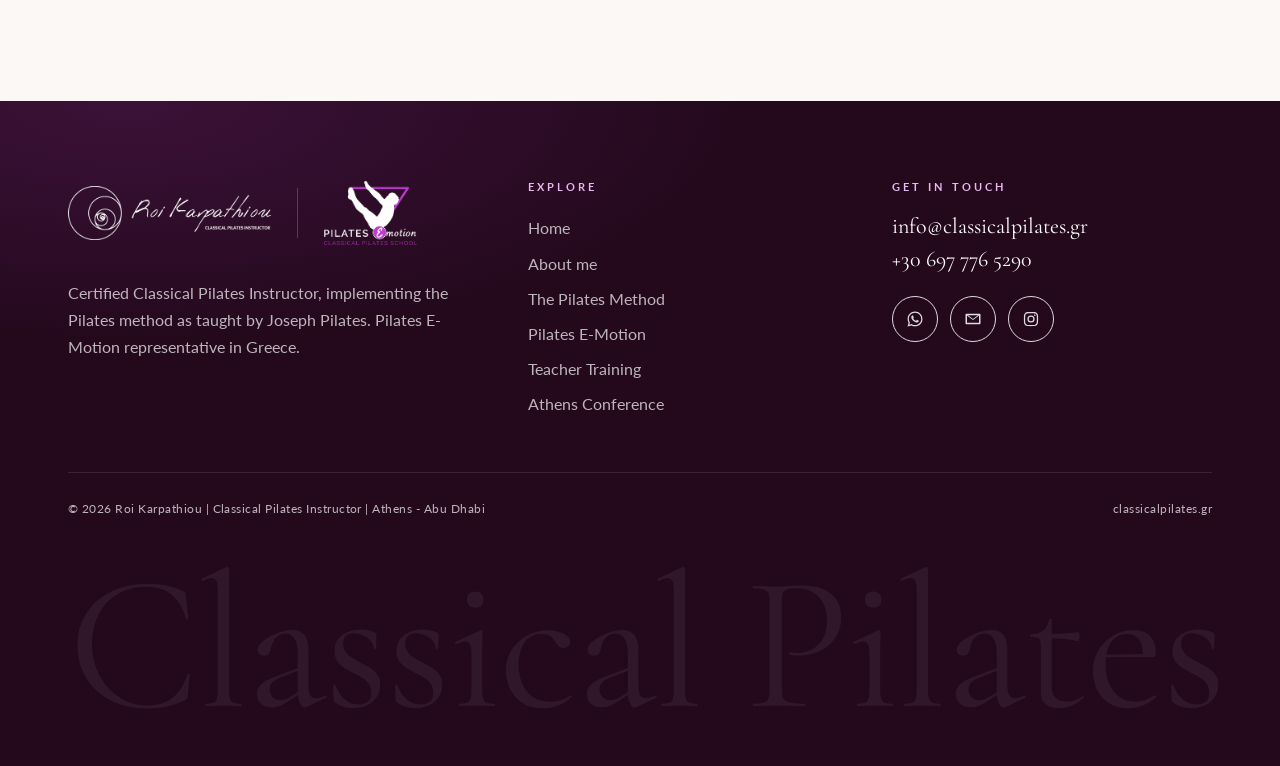
<file: athens-classical-pilates-conference-promo.html>
<!doctype html>
<html lang="en">
<head>
<meta charset="utf-8">
<meta name="viewport" content="width=device-width, initial-scale=1, viewport-fit=cover">
<title>Athens Classical Pilates Conference 2024 by Roi Karpathiou</title>
<meta name="description" content="The biggest 3-day Classical Pilates Conference in 2024, with world renowned speakers Lori Coleman-Brown, Gloria Gasperi, Murat Berkin and Lesley Bell, in the historic city of Athens">
<meta name="robots" content="noindex, nofollow">
<link rel="canonical" href="https://dctabudhabi-smc.github.io/classicalpilates/athens-classical-pilates-conference-promo">
<meta name="theme-color" content="#3B1431">
<meta name="author" content="Roi Karpathiou">
<meta property="og:type" content="website">
<meta property="og:site_name" content="Roi Karpathiou | Classical Pilates">
<meta property="og:locale" content="en_GB">
<meta property="og:url" content="https://dctabudhabi-smc.github.io/classicalpilates/athens-classical-pilates-conference-promo">
<meta property="og:title" content="Athens Classical Pilates Conference 2024 by Roi Karpathiou">
<meta property="og:description" content="The biggest 3-day Classical Pilates Conference in 2024, with world renowned speakers Lori Coleman-Brown, Gloria Gasperi, Murat Berkin and Lesley Bell, in the historic city of Athens">
<meta property="og:image" content="https://dctabudhabi-smc.github.io/classicalpilates/assets/img/og-conference.jpg">
<meta property="og:image:width" content="1200">
<meta property="og:image:height" content="630">
<meta property="og:image:alt" content="Athens Classical Pilates Conference 2024 by Roi Karpathiou">
<meta name="twitter:card" content="summary_large_image">
<meta name="twitter:title" content="Athens Classical Pilates Conference 2024 by Roi Karpathiou">
<meta name="twitter:description" content="The biggest 3-day Classical Pilates Conference in 2024, with world renowned speakers Lori Coleman-Brown, Gloria Gasperi, Murat Berkin and Lesley Bell, in the historic city of Athens">
<meta name="twitter:image" content="https://dctabudhabi-smc.github.io/classicalpilates/assets/img/og-conference.jpg">
<link rel="icon" href="favicon.ico">
<link rel="preconnect" href="https://fonts.googleapis.com">
<link rel="preconnect" href="https://fonts.gstatic.com" crossorigin>
<link href="https://fonts.googleapis.com/css2?family=Cormorant+Garamond:ital,wght@0,400;0,500;1,400;1,500&family=Lato:wght@400;700&display=swap" rel="stylesheet">

<link rel="stylesheet" href="assets/css/site.css">
<script>(function(){var l=location,p=l.pathname,n=p.replace(/\/index\.html$/,'/').replace(/\.html$/,'');if(n!==p&&l.protocol.indexOf('http')===0)history.replaceState(null,'',n+l.search+l.hash);})();document.documentElement.classList.add('js');if(window.matchMedia('(hover: none), (pointer: coarse)').matches)document.documentElement.classList.add('touch');if(!window.matchMedia('(prefers-reduced-motion: reduce)').matches)document.documentElement.classList.add('motion');</script>
<!-- Google Tag Manager -->
<script>(function(w,d,s,l,i){w[l]=w[l]||[];w[l].push({'gtm.start':new Date().getTime(),event:'gtm.js'});var f=d.getElementsByTagName(s)[0],j=d.createElement(s),dl=l!='dataLayer'?'&l='+l:'';j.async=true;j.src='https://www.googletagmanager.com/gtm.js?id='+i+dl;f.parentNode.insertBefore(j,f);})(window,document,'script','dataLayer','GTM-KKJ4MVG');</script>
<!-- End Google Tag Manager -->

</head>
<body>
<noscript><iframe src="https://www.googletagmanager.com/ns.html?id=GTM-KKJ4MVG" height="0" width="0" style="display:none;visibility:hidden"></iframe></noscript>
<a class="sr-only" href="#main">Skip to content</a>
<div class="progress" aria-hidden="true"></div>
<header class="nav">
  <a class="nav__logo" href="./" aria-label="Roi Karpathiou, home">
    <img class="logo-light" src="assets/img/logo-roi-white.png" alt="Roi Karpathiou, Classical Pilates Instructor" width="2016" height="535">
    <img class="logo-dark" src="assets/img/logo-roi-black.png" alt="" width="2016" height="535">
  </a>
  <div class="nav__right">
    <nav class="nav__links" aria-label="Main"><a href="about-me">About me</a><a href="about-pilates-method">The Pilates Method</a><a href="pilates-emotion">Pilates E-Motion</a><a href="teacher-training">Teacher Training</a><a href="athens-classical-pilates-conference">Athens Conference</a></nav>
    <button class="burger" aria-label="Open menu" aria-expanded="false" aria-controls="menu"><span></span></button>
  </div>
</header>
<div class="menu" id="menu" aria-hidden="true">
  <ul class="menu__list"><li><a href="./"><small>01</small><span class="menu__t">Home</span><span class="menu__d">Classical Pilates Teacher Trainer</span></a></li><li><a href="about-me"><small>02</small><span class="menu__t">About me</span><span class="menu__d">My story, from dance to the method</span></a></li><li><a href="about-pilates-method"><small>03</small><span class="menu__t">The Pilates Method</span><span class="menu__d">Contrology and the classical repertoire</span></a></li><li><a href="pilates-emotion"><small>04</small><span class="menu__t">Pilates E-Motion</span><span class="menu__d">The School and Gloria Gasperi</span></a></li><li><a href="teacher-training"><small>05</small><span class="menu__t">Teacher Training</span><span class="menu__d">Weekend and intensive formats</span></a></li><li><a href="athens-classical-pilates-conference"><small>06</small><span class="menu__t">Athens Conference</span><span class="menu__d">Athens, 14-16 June 2024</span></a></li></ul>
  <div class="menu__foot">
    <div class="menu__badge"><img src="assets/img/logo-pilates-emotion-white.png" alt="Pilates E-Motion" width="451" height="313"><span>Pilates E-Motion<br>representative in Greece</span></div>
    <div class="social "><a href="https://wa.me/306977765290" aria-label="WhatsApp Roi Karpathiou" target="_blank" rel="noopener"><svg viewBox="0 0 24 24" aria-hidden="true"><path d="M12.04 2C6.58 2 2.13 6.45 2.13 11.91c0 1.75.46 3.45 1.32 4.95L2.05 22l5.25-1.38a9.9 9.9 0 0 0 4.74 1.21c5.46 0 9.91-4.45 9.91-9.91S17.5 2 12.04 2Zm0 18.15c-1.48 0-2.93-.4-4.2-1.15l-.3-.18-3.12.82.83-3.04-.2-.31a8.2 8.2 0 0 1-1.26-4.38c0-4.54 3.7-8.24 8.25-8.24 4.54 0 8.24 3.7 8.24 8.24 0 4.55-3.7 8.24-8.24 8.24Zm4.52-6.16c-.25-.12-1.47-.72-1.69-.81-.23-.08-.39-.12-.56.13-.16.25-.64.81-.79.97-.14.17-.29.19-.54.06-.25-.12-1.05-.39-1.99-1.23-.74-.66-1.23-1.47-1.38-1.72-.14-.25-.02-.38.11-.51.11-.11.25-.29.37-.43.13-.15.17-.25.25-.42.08-.17.04-.31-.02-.43-.06-.13-.56-1.35-.77-1.85-.2-.48-.41-.42-.56-.43h-.48c-.17 0-.43.06-.66.31-.22.25-.86.85-.86 2.07 0 1.22.89 2.4 1.01 2.56.12.17 1.75 2.67 4.23 3.74.59.26 1.05.41 1.41.52.59.19 1.13.16 1.56.1.48-.07 1.47-.6 1.67-1.18.21-.58.21-1.07.14-1.18-.06-.1-.22-.16-.47-.28Z"/></svg></a><a href="mailto:info@classicalpilates.gr" aria-label="Email Roi Karpathiou"><svg viewBox="0 0 24 24" aria-hidden="true"><path d="M3 5h18a1 1 0 0 1 1 1v12a1 1 0 0 1-1 1H3a1 1 0 0 1-1-1V6a1 1 0 0 1 1-1Zm1 2.3V17h16V7.3l-7.4 5.6a1 1 0 0 1-1.2 0L4 7.3ZM5.4 7l6.6 5 6.6-5H5.4Z"/></svg></a><a href="https://www.instagram.com/roi_karpathiou/" aria-label="Roi Karpathiou on Instagram" target="_blank" rel="noopener"><svg viewBox="0 0 24 24" aria-hidden="true"><path d="M12 7.2a4.8 4.8 0 1 0 0 9.6 4.8 4.8 0 0 0 0-9.6Zm0 7.9a3.1 3.1 0 1 1 0-6.2 3.1 3.1 0 0 1 0 6.2Zm6.1-8.1a1.1 1.1 0 1 1-2.2 0 1.1 1.1 0 0 1 2.2 0ZM21.4 8.1c-.06-1.5-.4-2.83-1.5-3.93-1.1-1.1-2.43-1.44-3.93-1.5C14.43 2.6 9.57 2.6 8.03 2.67c-1.5.07-2.83.41-3.93 1.5-1.1 1.1-1.44 2.43-1.5 3.93-.08 1.55-.08 6.4 0 7.95.06 1.5.4 2.83 1.5 3.93 1.1 1.1 2.43 1.44 3.93 1.5 1.55.09 6.4.09 7.95 0 1.5-.06 2.83-.4 3.93-1.5 1.1-1.1 1.44-2.43 1.5-3.93.09-1.55.09-6.4 0-7.95Zm-2 9.6a3.2 3.2 0 0 1-1.8 1.8c-1.25.5-4.2.38-5.6.38-1.37 0-4.34.11-5.58-.38a3.2 3.2 0 0 1-1.8-1.8c-.5-1.24-.38-4.2-.38-5.58 0-1.38-.11-4.34.38-5.58a3.2 3.2 0 0 1 1.8-1.8c1.24-.5 4.2-.38 5.58-.38 1.38 0 4.34-.12 5.6.38a3.2 3.2 0 0 1 1.8 1.8c.49 1.24.37 4.2.37 5.58 0 1.38.12 4.34-.38 5.58Z"/></svg></a></div>
  </div>
</div>
<section class="phero">
  <div class="phero__media">
    <video data-autoplay muted loop playsinline preload="metadata" poster="assets/img/athens-video-poster.jpg" aria-hidden="true">
      <source src="assets/video/athens-720.webm" type="video/webm"><source src="assets/video/athens-720.mp4" type="video/mp4">
    </video>
  </div>
  <div class="wrap">
    <img src="assets/img/logo-conference.png" alt="Athens Classical Pilates Conference, June 14-16, 2024" width="1400" height="345" style="width:min(380px,80vw);margin-bottom:30px" data-reveal>
    <span class="breadcrumb" data-reveal>Presented by Roi Karpathiou</span>
    <h1 class="h1" data-split>Athens Classical Pilates Conference 2024</h1>
    <p class="lead" data-reveal>The biggest 3-day Classical Pilates Conference in 2024, with world renowned speakers, in the historic city of Athens.</p>
    
  </div>
</section>
<main id="main">
<section class="section section--tight">
  <div class="wrap">
    <div class="notice" data-reveal>
      <span class="eyebrow">14-16 June 2024</span>
      <h3>Conference is sold out</h3>
      <p class="maxw center">We&rsquo;re thrilled to announce that the &lsquo;Athens Classical Pilates Conference 2024&rsquo; is now at full capacity. However, if you were unable to secure a spot, please provide your information for our waitlist. We&rsquo;ll be sure to contact you if any openings become available due to cancellations.</p>
      <a class="btn " href="https://docs.google.com/forms/d/e/1FAIpQLSdb2v9U-I4v-A1EDMWmEYM7h3XSQxvRNkdaGVcRXyqym3GCCA/viewform" target="_blank" rel="noopener">Add to waiting list <svg class="arr" viewBox="0 0 18 10" aria-hidden="true"><path d="M0 5h16M12 1l4 4-4 4" fill="none" stroke="currentColor" stroke-width="1.2"/></svg></a>
    </div>
  </div>
</section>

<section class="section sand">
  <div class="wrap">
    <div class="head-row"><div><span class="eyebrow" data-reveal>Our presenters</span><h2 class="h2" data-split>World renowned speakers.</h2></div></div>
    <div class="trainers"><article class="trainer" data-reveal>
  <div class="trainer__img"><img src="assets/img/trainer-lori.webp" srcset="assets/img/trainer-lori-800.webp 800w, assets/img/trainer-lori.webp 1600w" sizes="(min-width: 1100px) 25vw, (min-width: 700px) 50vw, 40vw" width="1200" height="800" alt="Lori Coleman-Brown" loading="lazy" decoding="async"></div>
  <div class="trainer__body">
    <h3>Lori Coleman-Brown</h3><span class="from">Atlas Pilates, United States</span>
    <p>Over 30 years as a Classical Pilates Instructor, and Director of Education, Teacher Training and Graduate Teaching Programs at Atlas Pilates in Seattle, WA.</p>
    <button type="button" class="bio-open" data-dialog="bio-lori" aria-haspopup="dialog">Full biography <span aria-hidden="true">+</span></button>
  </div>
</article>
<dialog class="bio" id="bio-lori" aria-labelledby="bio-lori-t">
  <div class="bio__inner">
    <button type="button" class="bio__close" aria-label="Close biography">&times;</button>
    <div class="bio__img"><img src="assets/img/trainer-lori-800.webp" alt="Lori Coleman-Brown" width="800" height="1000" loading="eager" decoding="async"></div>
    <div class="bio__text" data-lenis-prevent>
      <span class="from">Atlas Pilates, United States</span>
      <h3 id="bio-lori-t">Lori Coleman-Brown</h3>
      <p>Lori has over 30 years of experience as a Classical Pilates Instructor, and is the Director of Education, Teacher Training and Graduate Teaching Programs at Atlas Pilates in Seattle, WA. An experienced teacher, lecturer and workshop leader, she teaches in studios, clinics and conferences nationally and internationally.</p><p>In her teaching, she balances tuning the parts with coordinating the whole and sees the Pilates Powerhouse as a shape shifting support system. She uses Pilates to develop clients&rsquo; abilities with a mind for healthy ranges of joint motion, proportion and the daily activities these abilities will enhance. She is grateful for the wonderful students whose hard work transforms them before her very eyes. She has been thanked for her demonstrations in workshops for real body solutions to the common answer &ldquo;it depends on the body&rdquo;.</p><p>Lori began studying Pilates with Romana in New York in the early 1980&rsquo;s, and was teaching by 1986. Under Romana&rsquo;s tutelage, Lori learned not only the exercise forms and rhythms, but how to give people what they need. Lori was taught by Romana that &ldquo;each person is like a painting and no two are alike&rdquo;. In 1999, Lori was deeply honoured to be personally invited by Romana to be one of her Teacher Trainers. Romana forged a wide path and touched many people with her dynamic method of teaching, and being, and Lori is very grateful for her connection with her mentor.</p><p>Lori earned a Bachelor of Fine Arts in Dance from the State University of New York at Purchase and a Master of Physical Therapy from Temple University in Philadelphia. Prior to pursuing her degree in physical therapy, Lori worked as a Pilates instructor and professional dancer. As a physical therapist she worked in hospitals, clinics and with professional dancers backstage on Broadway shows in New York and in Seattle.</p><p>In 1992, Lori moved to the west coast to open the first Pilates Teacher Certification Center in the Pacific Northwest which she co-directed for 16 years, successfully training over a hundred highly accomplished instructors. She realised that her true passion is exploring the full body of Joe Pilates&rsquo; work with its detailed application to the individual. She decided to step away from studio ownership in order to focus on teaching. She learns something new every day while helping her clients and herself get stronger, more flexible and happier by using the Pilates Method.</p><p>Lori is also a featured presenter on Pilatesology.</p>
      <p class="bio__links"><a class="link" style="font-size:10px" href="https://atlaspilates.com/" target="_blank" rel="noopener">Website</a> &middot; <a class="link" style="font-size:10px" href="https://www.instagram.com/loricolemanbrown" target="_blank" rel="noopener">Instagram</a> &middot; <a class="link" style="font-size:10px" href="https://www.facebook.com/lori.colemanbrown/" target="_blank" rel="noopener">Facebook</a></p>
    </div>
  </div>
</dialog><article class="trainer" data-reveal>
  <div class="trainer__img"><img src="assets/img/trainer-gloria.webp" srcset="assets/img/trainer-gloria-800.webp 800w, assets/img/trainer-gloria.webp 1600w" sizes="(min-width: 1100px) 25vw, (min-width: 700px) 50vw, 40vw" width="1200" height="800" alt="Gloria Gasperi" loading="lazy" decoding="async"></div>
  <div class="trainer__body">
    <h3>Gloria Gasperi</h3><span class="from">Pilates E-Motion, Italy</span>
    <p>Founder of the Pilates E-Motion educational school, trained at Vintage Pilates in Los Angeles and selected by Jay Grimes for &ldquo;Teaching the Work&rdquo;.</p>
    <button type="button" class="bio-open" data-dialog="bio-gloria" aria-haspopup="dialog">Full biography <span aria-hidden="true">+</span></button>
  </div>
</article>
<dialog class="bio" id="bio-gloria" aria-labelledby="bio-gloria-t">
  <div class="bio__inner">
    <button type="button" class="bio__close" aria-label="Close biography">&times;</button>
    <div class="bio__img"><img src="assets/img/trainer-gloria-800.webp" alt="Gloria Gasperi" width="800" height="1000" loading="eager" decoding="async"></div>
    <div class="bio__text" data-lenis-prevent>
      <span class="from">Pilates E-Motion, Italy</span>
      <h3 id="bio-gloria-t">Gloria Gasperi</h3>
      <p>Gloria discovers Pilates in 1999 during a trip in Boston.</p><p>Pilates represents for Gloria the perfect connection between two big passions: movement and education, that brought her to practise many sports at competitive level and to earn a degree in movement sciences with educational orientation.</p><p>In 2012 she starts her path at Vintage Pilates in Los Angeles, owned by Sandy Shimoda and directed by Jay Grimes, who has been a student of Joe and Clara Pilates.</p><p>At Vintage she accomplished the Master &ldquo;The Work&rdquo; in 2013 and she had the honour and privilege, in 2015, to be selected by Jay himself, with 11 other colleagues from all over the world, for &ldquo;Teaching the Work&rdquo;. It is a Master Program, one year and a half long, during which Gloria, under the direct guide of Jay, had the possibility to refine her teaching.</p><p>The respect for the original work, the importance to use the movement as a tool to heal and educate people, the development of your own instinct, of intuition, find your own voice, unique and personal, to spread the Method, are the teachings of Jay that mostly captured Gloria&rsquo;s attention and that she develops every day.</p><p>In 2013 Gloria founded the educational school for teachers, Pilates e-motion, that, by a complete and personalised program, spreads the magic of the Method, the knowledge of the System and allows the students to become aware and master their own work and passion.</p><p>She also founded the Pilates e-motion Master Program, a continuing education Program, for all teachers fully certified and with teaching experience, who wish to get deeper in the understanding of the work, to keep exploring the System and its immense possibilities.</p><p>Gloria also works with her beloved father, the amazing Prof Maurizio Gasperi, a world renowned endocrinologist, to organise courses of Anatomy, Physiology and Biomechanics, with the goal to link the knowledge of how the human body works and the use of the Pilates System.</p><p>Gloria teaches all over the world in events and as guest in other Schools and appears in many videos on Pilatesology, the world&rsquo;s best recognised website for classical Pilates videos, and regularly teaches for The Pilates Link, a worldwide platform for Pilates sessions.</p><p>Passion, integrity, commitment, pleasure to share and make people feel good are the traits of her teaching and the motivations that allow her to feel and spread the magic of Pilates!</p>
      <p class="bio__links"><a class="link" style="font-size:10px" href="https://pilatesemotion.com/" target="_blank" rel="noopener">Website</a> &middot; <a class="link" style="font-size:10px" href="https://www.instagram.com/glopilatesemotion/" target="_blank" rel="noopener">Instagram</a> &middot; <a class="link" style="font-size:10px" href="https://www.facebook.com/pilatesgloria/" target="_blank" rel="noopener">Facebook</a></p>
    </div>
  </div>
</dialog><article class="trainer" data-reveal>
  <div class="trainer__img"><img src="assets/img/trainer-murat.webp" srcset="assets/img/trainer-murat-800.webp 800w, assets/img/trainer-murat.webp 1600w" sizes="(min-width: 1100px) 25vw, (min-width: 700px) 50vw, 40vw" width="960" height="640" alt="Murat Berkin" loading="lazy" decoding="async"></div>
  <div class="trainer__body">
    <h3>Murat Berkin</h3><span class="from">Legacy Pilates, Turkey</span>
    <p>Former principal dancer of the State Opera and Ballet, and founder of Legacy Pilates Apparatus, maker of hand-built classical apparatus.</p>
    <button type="button" class="bio-open" data-dialog="bio-murat" aria-haspopup="dialog">Full biography <span aria-hidden="true">+</span></button>
  </div>
</article>
<dialog class="bio" id="bio-murat" aria-labelledby="bio-murat-t">
  <div class="bio__inner">
    <button type="button" class="bio__close" aria-label="Close biography">&times;</button>
    <div class="bio__img"><img src="assets/img/trainer-murat-800.webp" alt="Murat Berkin" width="800" height="1000" loading="eager" decoding="async"></div>
    <div class="bio__text" data-lenis-prevent>
      <span class="from">Legacy Pilates, Turkey</span>
      <h3 id="bio-murat-t">Murat Berkin</h3>
      <p>Murat Berkin, who studied ballet at Hacettepe University between 1989-1998, is one of the former principal dancers of the State Opera and Ballet.</p><p>During his professional ballet career, he has danced and successfully represented his country in many parts of the world, including England, Scotland, Denmark and Japan.</p><p>He met Pilates while performing as a soloist in Asami Maki Ballet, one of the two largest ballet ensembles in Japan (2004-2006).</p><p>He also received training on this subject and organised conferences and workshops in various countries of the world with his master Jay Grimes.</p><p>Murat Berkin was the founder of Istanbul&rsquo;s only classical Pilates studio between 2012-2017.</p><p>He is the founder of Legacy Pilates Apparatus Company, producing first class hand-built apparatus since 2017, to help improve individuals&rsquo; quality of life globally through Joseph Pilates&rsquo; method, Contrology.</p>
      <p class="bio__links"><a class="link" style="font-size:10px" href="https://www.legacyapparatus.com/" target="_blank" rel="noopener">Website</a> &middot; <a class="link" style="font-size:10px" href="https://www.instagram.com/legacypilates/" target="_blank" rel="noopener">Instagram</a> &middot; <a class="link" style="font-size:10px" href="https://www.facebook.com/legacyapparatus/" target="_blank" rel="noopener">Facebook</a></p>
    </div>
  </div>
</dialog><article class="trainer" data-reveal>
  <div class="trainer__img"><img src="assets/img/trainer-lesley.webp" srcset="assets/img/trainer-lesley-800.webp 800w, assets/img/trainer-lesley.webp 1600w" sizes="(min-width: 1100px) 25vw, (min-width: 700px) 50vw, 40vw" width="1000" height="703" alt="Lesley Bell" loading="lazy" decoding="async"></div>
  <div class="trainer__body">
    <h3>Lesley Bell</h3><span class="from">Palermo Pilates, Italy</span>
    <p>Teacher trainer for Gloria Gasperi&rsquo;s school at her studio, Palermo Pilates, and organiser of the Palermo Pilates Symposium.</p>
    <button type="button" class="bio-open" data-dialog="bio-lesley" aria-haspopup="dialog">Full biography <span aria-hidden="true">+</span></button>
  </div>
</article>
<dialog class="bio" id="bio-lesley" aria-labelledby="bio-lesley-t">
  <div class="bio__inner">
    <button type="button" class="bio__close" aria-label="Close biography">&times;</button>
    <div class="bio__img"><img src="assets/img/trainer-lesley-800.webp" alt="Lesley Bell" width="800" height="1000" loading="eager" decoding="async"></div>
    <div class="bio__text" data-lenis-prevent>
      <span class="from">Palermo Pilates, Italy</span>
      <h3 id="bio-lesley-t">Lesley Bell</h3>
      <p>Lesley Bell began her Pilates journey in the U.S. at the University. She began teaching Pilates in Palermo in 2010 and over the past 7 years has completed Gloria Gasperi&rsquo;s comprehensive Teacher&rsquo;s Educational School and her Master Program. Lesley now collaborates with Gloria as teacher trainer offering Gloria&rsquo;s school at her studio, PALERMO PILATES, in Palermo, Sicily.</p><p>Through the work in her own body and her clients over the years, Lesley has seen the power of transformation through movement. She fully embraces Gloria&rsquo;s philosophy and didactic approach to teaching Pilates and loves sharing this approach with everyone!</p><p>Since 2016, Lesley has organised the Palermo Pilates Symposium at Mondello Beach, Sicily, bringing together international Pilates presenters, teachers and students for a fun-filled convention. Lesley has a degree in Anthropology and is currently completing a second degree in Kinesiology.</p>
      <p class="bio__links"><a class="link" style="font-size:10px" href="https://www.palermopilates.it/" target="_blank" rel="noopener">Website</a> &middot; <a class="link" style="font-size:10px" href="https://www.instagram.com/palermo_pilates/" target="_blank" rel="noopener">Instagram</a> &middot; <a class="link" style="font-size:10px" href="https://www.facebook.com/palermopilatesstudio/" target="_blank" rel="noopener">Facebook</a></p>
    </div>
  </div>
</dialog></div>
  </div>
</section>

<section class="section">
  <div class="wrap split">
    <div>
      <span class="eyebrow" data-reveal>The location</span>
      <h2 class="h2" data-split>Kifisia, Athens.</h2>
    </div>
    <div class="prose">
      <p class="lead" data-reveal>The conference takes place in the historic city of Athens, Greece in an area called <b>Kifisia</b>, located in the Northern part of Athens just 20 mins away from the city&rsquo;s historic centre and 30 mins from the Airport.</p>
      <p data-reveal>Don&rsquo;t miss the opportunity to rejuvenate in Kifisia, walk in the historic alleys <a href="https://www.discovergreece.com/experiences/feeling-vibes-athens-around-acropolis" target="_blank" rel="noopener" style="text-decoration:underline">around the Acropolis</a> or explore <a href="https://www.discovergreece.com/travel-ideas/cover-story/locals-guide-athens-nightlife-scene" target="_blank" rel="noopener" style="text-decoration:underline">Athens by night</a>.</p>
    </div>
  </div>
</section>

<section class="section dark">
  <div class="wrap split">
    <div class="frame frame--wide" data-img><img src="assets/img/semiramis-1.webp" srcset="assets/img/semiramis-1-800.webp 800w, assets/img/semiramis-1.webp 1600w" sizes="(min-width: 900px) 50vw, 100vw" width="1200" height="798" alt="Semiramis Hotel, Kifisia" loading="lazy" decoding="async"></div>
    <div>
      <span class="eyebrow" data-reveal>The venue</span>
      <h2 class="h2" data-split>Semiramis Hotel</h2>
      <p class="mt-m" data-reveal>W: <a class="link" href="https://www.yeshotels.gr/semiramis/" target="_blank" rel="noopener">semiramisathens.gr</a><br>P: +30 210 6284400<br>E: <a href="mailto:info@semiramisathens.gr">info@semiramisathens.gr</a></p>
      <p class="lead" data-reveal>For those participating in the Conference we have secured a <b>15% discount</b> in the hotel during the days of the conference. Simply use the code <b>&lsquo;ACPC&rsquo;</b> while booking online and the discount will be automatically implemented.</p>
      <div data-reveal><a class="btn btn--light" href="https://www.google.com/maps/place/Semiramis+Hotel/@38.0745332,23.8187867,17z" target="_blank" rel="noopener">Find it on Google Maps <svg class="arr" viewBox="0 0 18 10" aria-hidden="true"><path d="M0 5h16M12 1l4 4-4 4" fill="none" stroke="currentColor" stroke-width="1.2"/></svg></a></div>
    </div>
  </div>
</section>

<section class="section">
  <div class="wrap">
    <div class="masonry" data-stagger><a href="assets/img/semiramis-1.webp" data-lightbox="promo"><img src="assets/img/semiramis-1.webp" srcset="assets/img/semiramis-1-800.webp 800w, assets/img/semiramis-1.webp 1600w" sizes="(min-width: 900px) 33vw, 50vw" width="1200" height="798" alt="Athens and Kifisia" loading="lazy" decoding="async"></a><a href="assets/img/semiramis-2.webp" data-lightbox="promo"><img src="assets/img/semiramis-2.webp" srcset="assets/img/semiramis-2-800.webp 800w, assets/img/semiramis-2.webp 1600w" sizes="(min-width: 900px) 33vw, 50vw" width="900" height="1013" alt="Athens and Kifisia" loading="lazy" decoding="async"></a><a href="assets/img/kifisia-1.webp" data-lightbox="promo"><img src="assets/img/kifisia-1.webp" srcset="assets/img/kifisia-1-800.webp 800w, assets/img/kifisia-1.webp 1600w" sizes="(min-width: 900px) 33vw, 50vw" width="1500" height="844" alt="Athens and Kifisia" loading="lazy" decoding="async"></a><a href="assets/img/kifisia-2.webp" data-lightbox="promo"><img src="assets/img/kifisia-2.webp" srcset="assets/img/kifisia-2-800.webp 800w, assets/img/kifisia-2.webp 1600w" sizes="(min-width: 900px) 33vw, 50vw" width="1500" height="843" alt="Athens and Kifisia" loading="lazy" decoding="async"></a><a href="assets/img/athens-1.webp" data-lightbox="promo"><img src="assets/img/athens-1.webp" srcset="assets/img/athens-1-800.webp 800w, assets/img/athens-1.webp 1600w" sizes="(min-width: 900px) 33vw, 50vw" width="1024" height="683" alt="Athens and Kifisia" loading="lazy" decoding="async"></a><a href="assets/img/semiramis-3.webp" data-lightbox="promo"><img src="assets/img/semiramis-3.webp" srcset="assets/img/semiramis-3-800.webp 800w, assets/img/semiramis-3.webp 1600w" sizes="(min-width: 900px) 33vw, 50vw" width="900" height="1013" alt="Athens and Kifisia" loading="lazy" decoding="async"></a><a href="assets/img/kifisia-3.webp" data-lightbox="promo"><img src="assets/img/kifisia-3.webp" srcset="assets/img/kifisia-3-800.webp 800w, assets/img/kifisia-3.webp 1600w" sizes="(min-width: 900px) 33vw, 50vw" width="1179" height="1463" alt="Athens and Kifisia" loading="lazy" decoding="async"></a><a href="assets/img/athens-3.webp" data-lightbox="promo"><img src="assets/img/athens-3.webp" srcset="assets/img/athens-3-800.webp 800w, assets/img/athens-3.webp 1600w" sizes="(min-width: 900px) 33vw, 50vw" width="1080" height="1297" alt="Athens and Kifisia" loading="lazy" decoding="async"></a><a href="assets/img/ath-g.webp" data-lightbox="promo"><img src="assets/img/ath-g.webp" srcset="assets/img/ath-g-800.webp 800w, assets/img/ath-g.webp 1600w" sizes="(min-width: 900px) 33vw, 50vw" width="1080" height="1350" alt="Athens and Kifisia" loading="lazy" decoding="async"></a><a href="assets/img/ath-a.webp" data-lightbox="promo"><img src="assets/img/ath-a.webp" srcset="assets/img/ath-a-800.webp 800w, assets/img/ath-a.webp 1600w" sizes="(min-width: 900px) 33vw, 50vw" width="1080" height="1350" alt="Athens and Kifisia" loading="lazy" decoding="async"></a><a href="assets/img/ath-b.webp" data-lightbox="promo"><img src="assets/img/ath-b.webp" srcset="assets/img/ath-b-800.webp 800w, assets/img/ath-b.webp 1600w" sizes="(min-width: 900px) 33vw, 50vw" width="1079" height="1325" alt="Athens and Kifisia" loading="lazy" decoding="async"></a><a href="assets/img/ath-f.webp" data-lightbox="promo"><img src="assets/img/ath-f.webp" srcset="assets/img/ath-f-800.webp 800w, assets/img/ath-f.webp 1600w" sizes="(min-width: 900px) 33vw, 50vw" width="801" height="1000" alt="Athens and Kifisia" loading="lazy" decoding="async"></a><a href="assets/img/ath-c.webp" data-lightbox="promo"><img src="assets/img/ath-c.webp" srcset="assets/img/ath-c-800.webp 800w, assets/img/ath-c.webp 1600w" sizes="(min-width: 900px) 33vw, 50vw" width="1080" height="1080" alt="Athens and Kifisia" loading="lazy" decoding="async"></a><a href="assets/img/academy.webp" data-lightbox="promo"><img src="assets/img/academy.webp" srcset="assets/img/academy-800.webp 800w, assets/img/academy.webp 1600w" sizes="(min-width: 900px) 33vw, 50vw" width="667" height="1000" alt="Athens and Kifisia" loading="lazy" decoding="async"></a><a href="assets/img/syntagma.webp" data-lightbox="promo"><img src="assets/img/syntagma.webp" srcset="assets/img/syntagma-800.webp 800w, assets/img/syntagma.webp 1600w" sizes="(min-width: 900px) 33vw, 50vw" width="667" height="1000" alt="Athens and Kifisia" loading="lazy" decoding="async"></a><a href="assets/img/zappeion.webp" data-lightbox="promo"><img src="assets/img/zappeion.webp" srcset="assets/img/zappeion-800.webp 800w, assets/img/zappeion.webp 1600w" sizes="(min-width: 900px) 33vw, 50vw" width="1000" height="563" alt="Athens and Kifisia" loading="lazy" decoding="async"></a><a href="assets/img/acropolis-museum.webp" data-lightbox="promo"><img src="assets/img/acropolis-museum.webp" srcset="assets/img/acropolis-museum-800.webp 800w, assets/img/acropolis-museum.webp 1600w" sizes="(min-width: 900px) 33vw, 50vw" width="1000" height="667" alt="Athens and Kifisia" loading="lazy" decoding="async"></a><a href="assets/img/agora.webp" data-lightbox="promo"><img src="assets/img/agora.webp" srcset="assets/img/agora-800.webp 800w, assets/img/agora.webp 1600w" sizes="(min-width: 900px) 33vw, 50vw" width="1600" height="1067" alt="Athens and Kifisia" loading="lazy" decoding="async"></a><a href="assets/img/parthenon.webp" data-lightbox="promo"><img src="assets/img/parthenon.webp" srcset="assets/img/parthenon-800.webp 800w, assets/img/parthenon.webp 1600w" sizes="(min-width: 900px) 33vw, 50vw" width="1500" height="844" alt="Athens and Kifisia" loading="lazy" decoding="async"></a><a href="assets/img/ath-e.webp" data-lightbox="promo"><img src="assets/img/ath-e.webp" srcset="assets/img/ath-e-800.webp 800w, assets/img/ath-e.webp 1600w" sizes="(min-width: 900px) 33vw, 50vw" width="1080" height="1350" alt="Athens and Kifisia" loading="lazy" decoding="async"></a><a href="assets/img/ath-d.webp" data-lightbox="promo"><img src="assets/img/ath-d.webp" srcset="assets/img/ath-d-800.webp 800w, assets/img/ath-d.webp 1600w" sizes="(min-width: 900px) 33vw, 50vw" width="1080" height="1080" alt="Athens and Kifisia" loading="lazy" decoding="async"></a></div>
  </div>
</section>

<section class="section sand">
  <div class="wrap">
    <div class="head-row"><div><span class="eyebrow" data-reveal>Partners</span><h2 class="h2" data-split>Our event sponsors.</h2></div></div>
    <div class="sponsors" data-stagger><a href="https://www.legacyapparatus.com/" target="_blank" rel="noopener" aria-label="Legacy Pilates Apparatus"><img src="assets/img/sponsor-legacy-pilates-logo.jpeg" alt="Legacy Pilates Apparatus" loading="lazy"></a><a href="https://pilatesology.com/" target="_blank" rel="noopener" aria-label="Pilatesology"><img src="assets/img/sponsor-pilatesology-logo-2.png" alt="Pilatesology" loading="lazy"></a><a href="https://thepilateslink.net/" target="_blank" rel="noopener" aria-label="The Pilates Link"><img src="assets/img/sponsor-pilates-link.png" alt="The Pilates Link" loading="lazy"></a><a href="https://nef-nef.gr/en/index.aspx" target="_blank" rel="noopener" aria-label="NEF-NEF Homeware"><img src="assets/img/sponsor-nef-nef-logo-new.png" alt="NEF-NEF Homeware" loading="lazy"></a></div>
  </div>
</section>

<section class="section cta">
  <div class="wrap">
    <span class="eyebrow" data-reveal>Get in touch</span>
    <h2 class="h2" data-split>Questions about the conference?</h2>
    <p class="mt-s" data-reveal>Send Roi a message.</p>
    <div class="cta__btns" data-reveal>
      <a class="btn " href="https://wa.me/306977765290" target="_blank" rel="noopener">WhatsApp <svg class="arr" viewBox="0 0 18 10" aria-hidden="true"><path d="M0 5h16M12 1l4 4-4 4" fill="none" stroke="currentColor" stroke-width="1.2"/></svg></a>
      <a class="btn btn--ghost" href="mailto:info@classicalpilates.gr">Email <svg class="arr" viewBox="0 0 18 10" aria-hidden="true"><path d="M0 5h16M12 1l4 4-4 4" fill="none" stroke="currentColor" stroke-width="1.2"/></svg></a>
    </div>
  </div>
</section>

</main>
<footer class="footer">
  <div class="wrap">
    <div class="footer__top">
      <div>
        <div class="footer__logos">
          <img class="roi" src="assets/img/logo-roi-white.png" alt="Roi Karpathiou, Classical Pilates Instructor" width="2016" height="535" loading="lazy">
          <span class="div" aria-hidden="true"></span>
          <a href="https://pilatesemotion.com/" target="_blank" rel="noopener" aria-label="Pilates E-Motion"><img class="pe" src="assets/img/logo-pilates-emotion-white.png" alt="Pilates E-Motion, Classical Pilates School" width="451" height="313" loading="lazy"></a>
        </div>
        <p class="mt-m" style="max-width:420px">Certified Classical Pilates Instructor, implementing the Pilates method as taught by Joseph Pilates. Pilates E-Motion representative in Greece.</p>
      </div>
      <div>
        <h4>Explore</h4>
        <ul><li><a href="./">Home</a></li><li><a href="about-me">About me</a></li><li><a href="about-pilates-method">The Pilates Method</a></li><li><a href="pilates-emotion">Pilates E-Motion</a></li><li><a href="teacher-training">Teacher Training</a></li><li><a href="athens-classical-pilates-conference">Athens Conference</a></li></ul>
      </div>
      <div class="footer__contact">
        <h4>Get in touch</h4>
        <a href="mailto:info@classicalpilates.gr">info@classicalpilates.gr</a>
        <a href="https://wa.me/306977765290" target="_blank" rel="noopener">+30 697 776 5290</a>
        <div class="social "><a href="https://wa.me/306977765290" aria-label="WhatsApp Roi Karpathiou" target="_blank" rel="noopener"><svg viewBox="0 0 24 24" aria-hidden="true"><path d="M12.04 2C6.58 2 2.13 6.45 2.13 11.91c0 1.75.46 3.45 1.32 4.95L2.05 22l5.25-1.38a9.9 9.9 0 0 0 4.74 1.21c5.46 0 9.91-4.45 9.91-9.91S17.5 2 12.04 2Zm0 18.15c-1.48 0-2.93-.4-4.2-1.15l-.3-.18-3.12.82.83-3.04-.2-.31a8.2 8.2 0 0 1-1.26-4.38c0-4.54 3.7-8.24 8.25-8.24 4.54 0 8.24 3.7 8.24 8.24 0 4.55-3.7 8.24-8.24 8.24Zm4.52-6.16c-.25-.12-1.47-.72-1.69-.81-.23-.08-.39-.12-.56.13-.16.25-.64.81-.79.97-.14.17-.29.19-.54.06-.25-.12-1.05-.39-1.99-1.23-.74-.66-1.23-1.47-1.38-1.72-.14-.25-.02-.38.11-.51.11-.11.25-.29.37-.43.13-.15.17-.25.25-.42.08-.17.04-.31-.02-.43-.06-.13-.56-1.35-.77-1.85-.2-.48-.41-.42-.56-.43h-.48c-.17 0-.43.06-.66.31-.22.25-.86.85-.86 2.07 0 1.22.89 2.4 1.01 2.56.12.17 1.75 2.67 4.23 3.74.59.26 1.05.41 1.41.52.59.19 1.13.16 1.56.1.48-.07 1.47-.6 1.67-1.18.21-.58.21-1.07.14-1.18-.06-.1-.22-.16-.47-.28Z"/></svg></a><a href="mailto:info@classicalpilates.gr" aria-label="Email Roi Karpathiou"><svg viewBox="0 0 24 24" aria-hidden="true"><path d="M3 5h18a1 1 0 0 1 1 1v12a1 1 0 0 1-1 1H3a1 1 0 0 1-1-1V6a1 1 0 0 1 1-1Zm1 2.3V17h16V7.3l-7.4 5.6a1 1 0 0 1-1.2 0L4 7.3ZM5.4 7l6.6 5 6.6-5H5.4Z"/></svg></a><a href="https://www.instagram.com/roi_karpathiou/" aria-label="Roi Karpathiou on Instagram" target="_blank" rel="noopener"><svg viewBox="0 0 24 24" aria-hidden="true"><path d="M12 7.2a4.8 4.8 0 1 0 0 9.6 4.8 4.8 0 0 0 0-9.6Zm0 7.9a3.1 3.1 0 1 1 0-6.2 3.1 3.1 0 0 1 0 6.2Zm6.1-8.1a1.1 1.1 0 1 1-2.2 0 1.1 1.1 0 0 1 2.2 0ZM21.4 8.1c-.06-1.5-.4-2.83-1.5-3.93-1.1-1.1-2.43-1.44-3.93-1.5C14.43 2.6 9.57 2.6 8.03 2.67c-1.5.07-2.83.41-3.93 1.5-1.1 1.1-1.44 2.43-1.5 3.93-.08 1.55-.08 6.4 0 7.95.06 1.5.4 2.83 1.5 3.93 1.1 1.1 2.43 1.44 3.93 1.5 1.55.09 6.4.09 7.95 0 1.5-.06 2.83-.4 3.93-1.5 1.1-1.1 1.44-2.43 1.5-3.93.09-1.55.09-6.4 0-7.95Zm-2 9.6a3.2 3.2 0 0 1-1.8 1.8c-1.25.5-4.2.38-5.6.38-1.37 0-4.34.11-5.58-.38a3.2 3.2 0 0 1-1.8-1.8c-.5-1.24-.38-4.2-.38-5.58 0-1.38-.11-4.34.38-5.58a3.2 3.2 0 0 1 1.8-1.8c1.24-.5 4.2-.38 5.58-.38 1.38 0 4.34-.12 5.6.38a3.2 3.2 0 0 1 1.8 1.8c.49 1.24.37 4.2.37 5.58 0 1.38.12 4.34-.38 5.58Z"/></svg></a></div>
      </div>
    </div>
    <div class="footer__bottom">
      <span>&copy; <span data-year>2026</span> Roi Karpathiou | Classical Pilates Instructor | Athens - Abu Dhabi</span>
      <span>classicalpilates.gr</span>
    </div>
    <div class="footer__big" aria-hidden="true">Classical Pilates</div>
  </div>
</footer>
<script src="assets/vendor/gsap.min.js" defer></script>
<script src="assets/vendor/ScrollTrigger.min.js" defer></script>
<script src="assets/vendor/lenis.min.js" defer></script>
<script src="assets/js/site.js" defer></script>
<script>document.querySelectorAll('[data-year]').forEach(function(e){e.textContent=new Date().getFullYear()});</script>
</body>
</html>
</file>
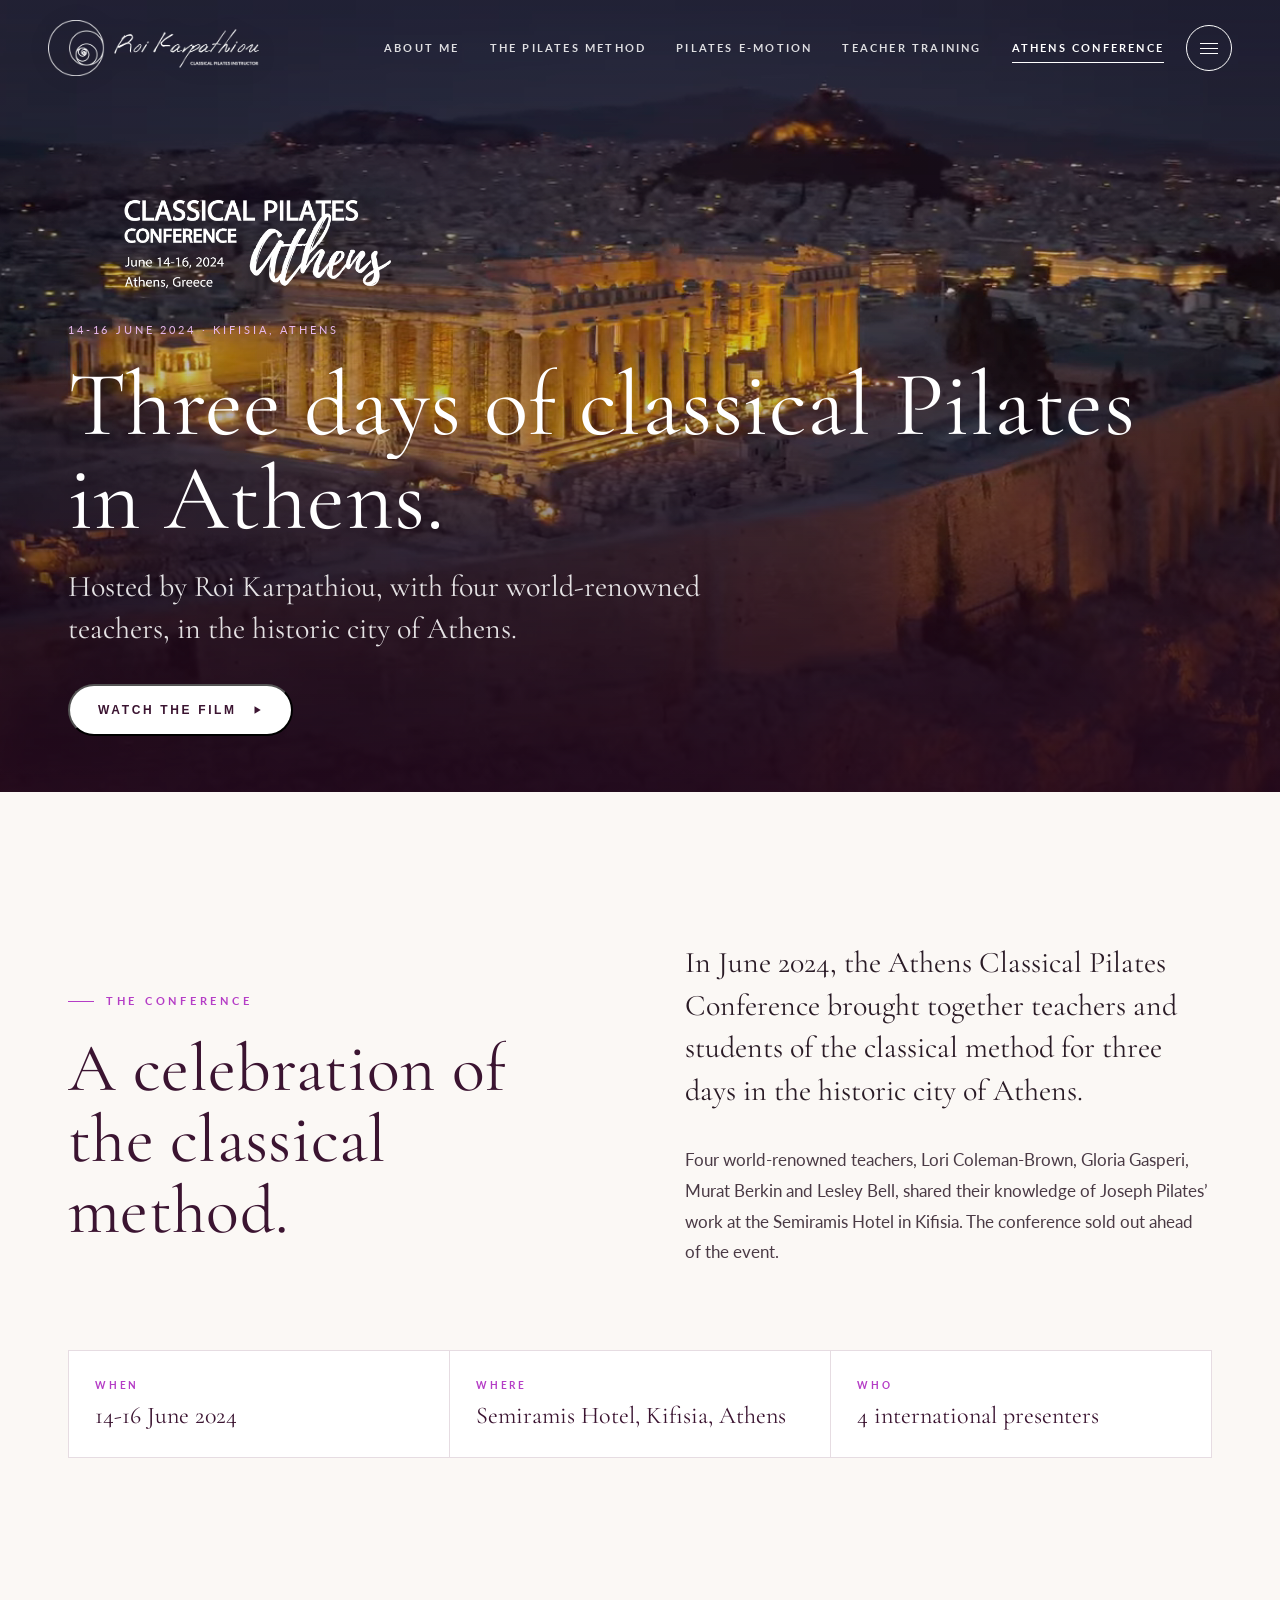
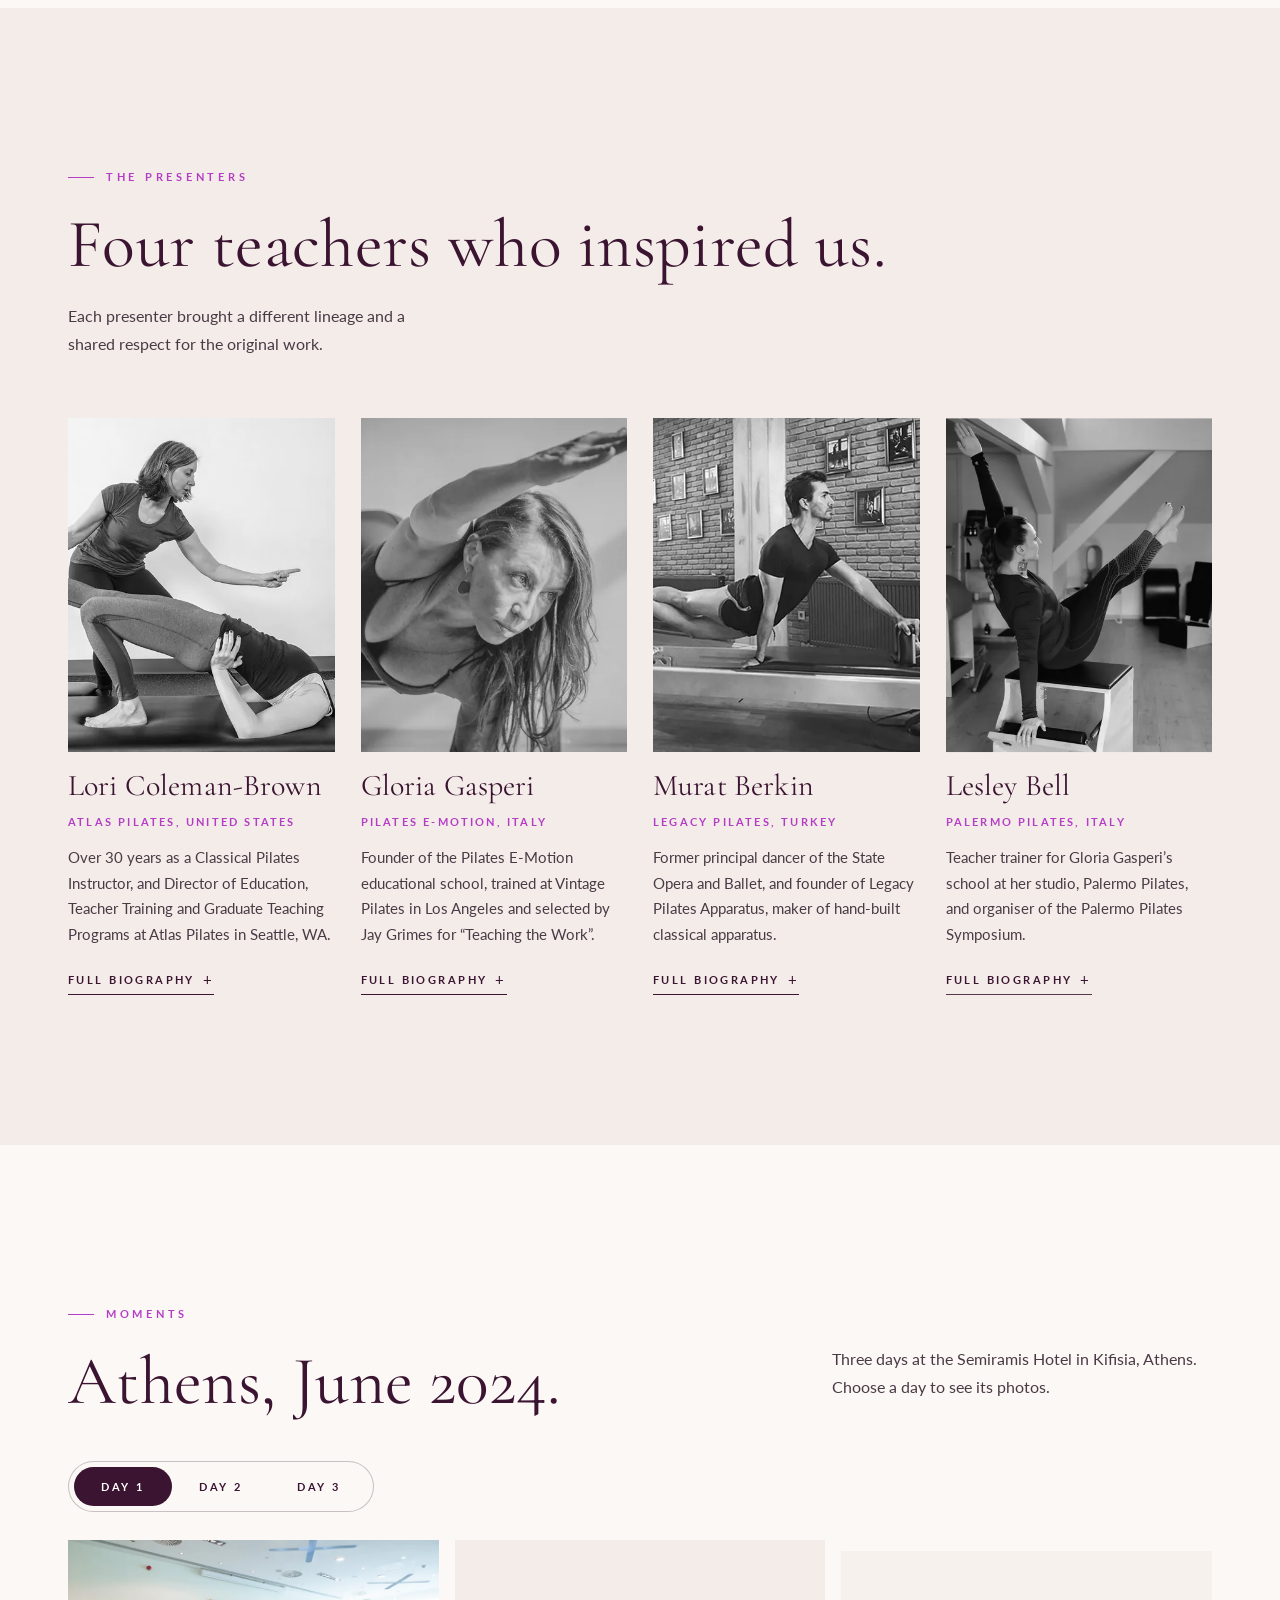
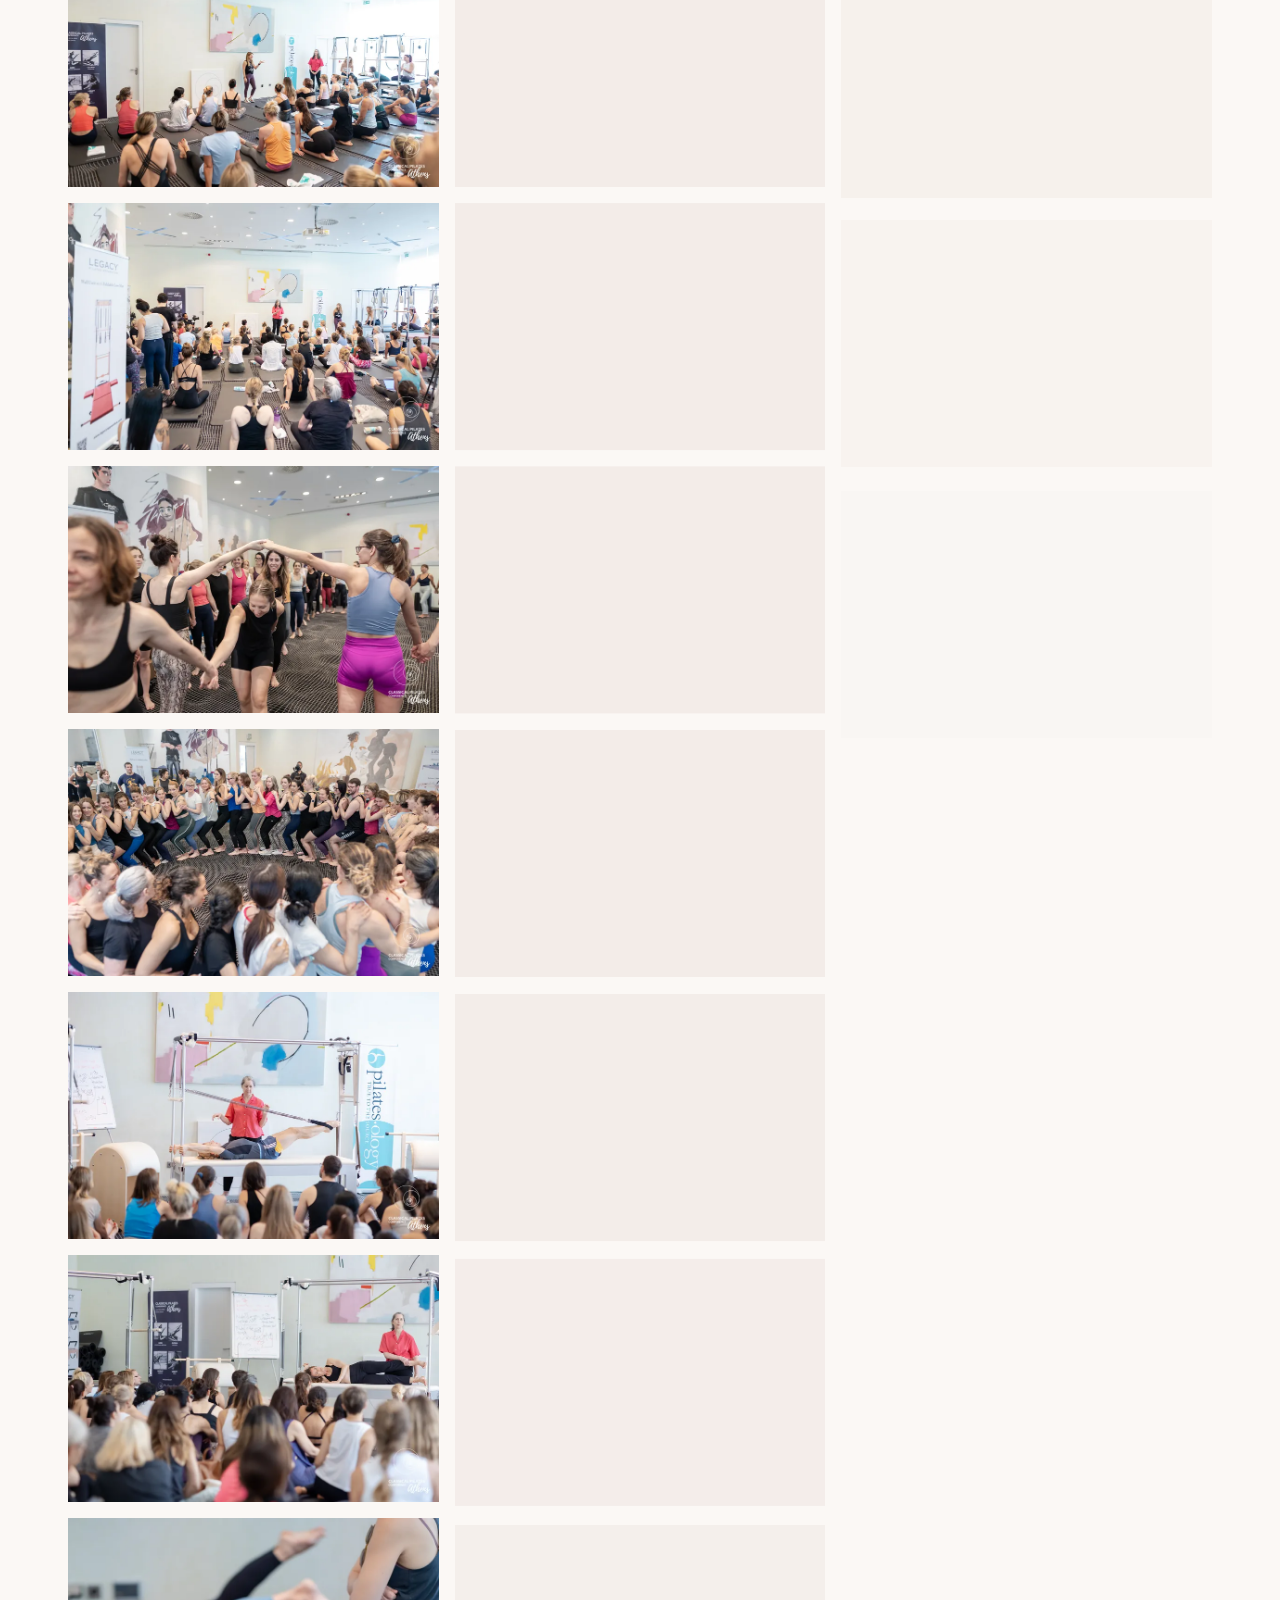
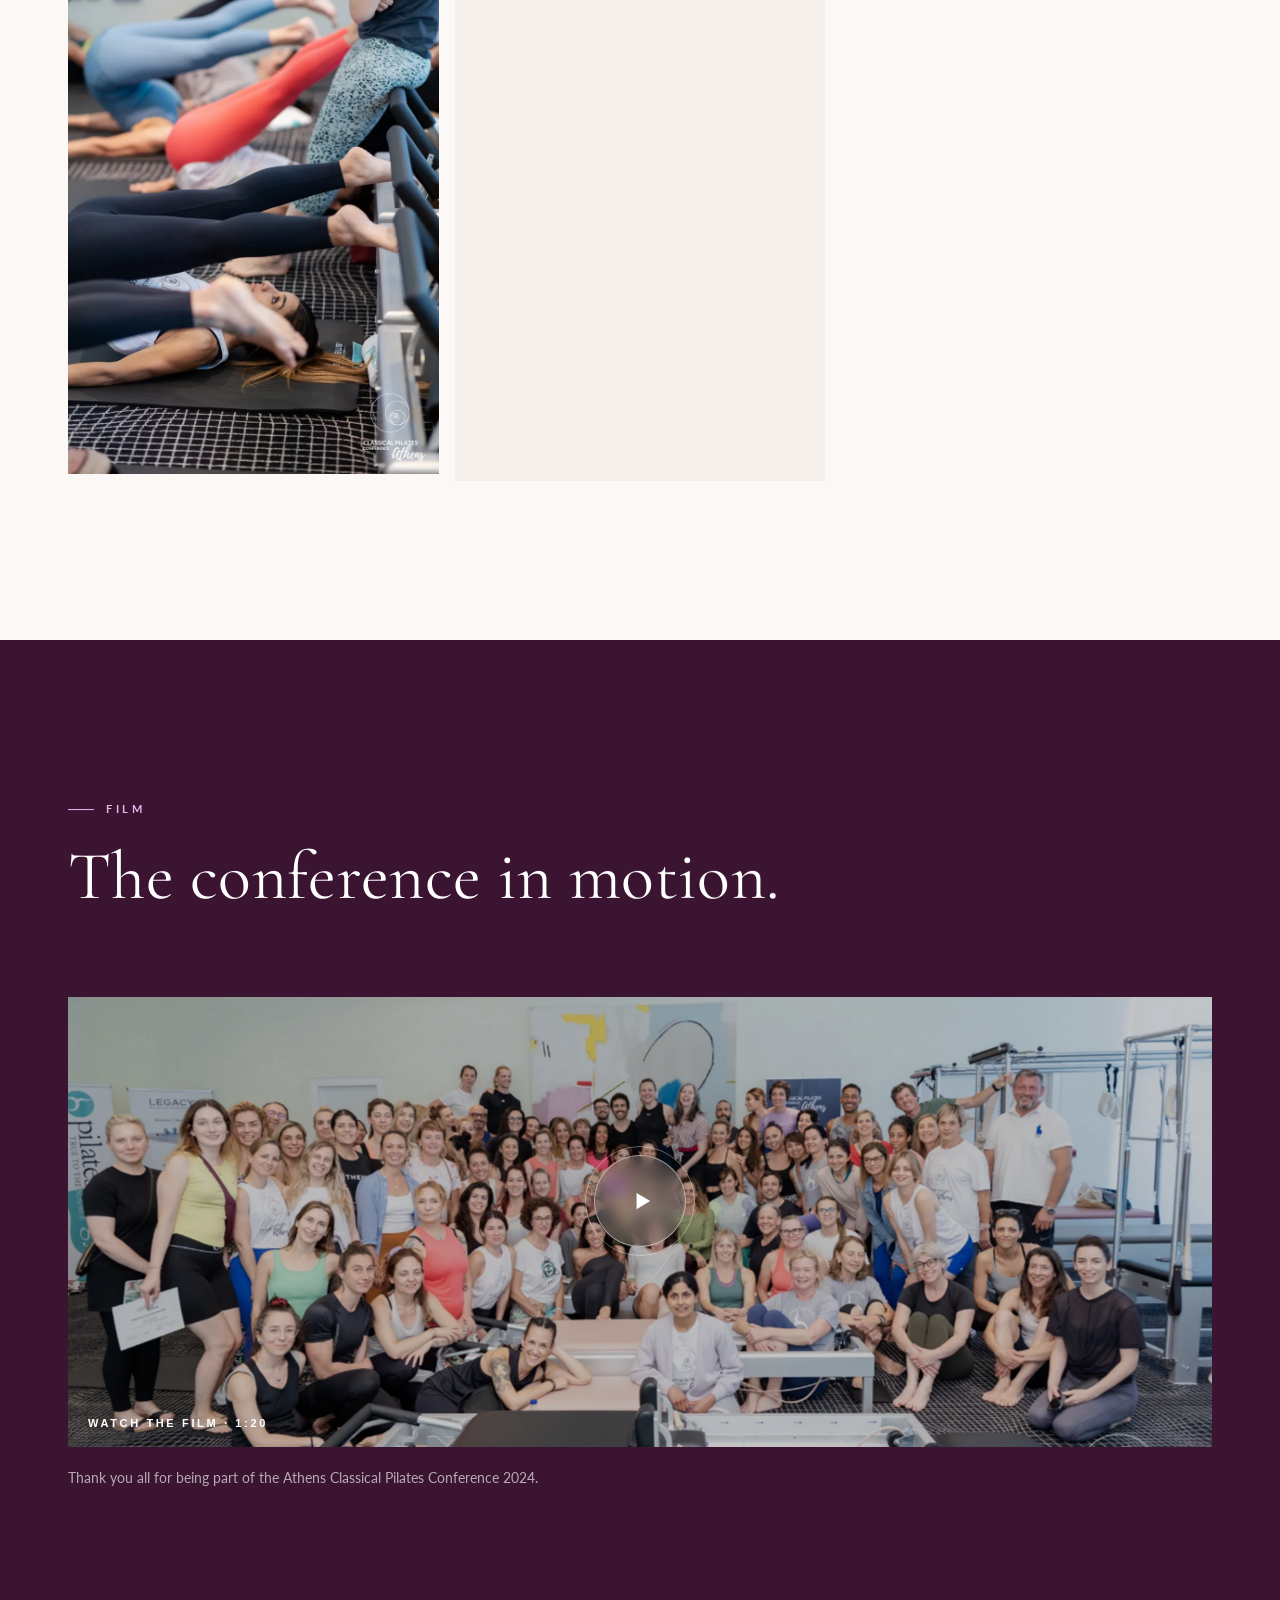
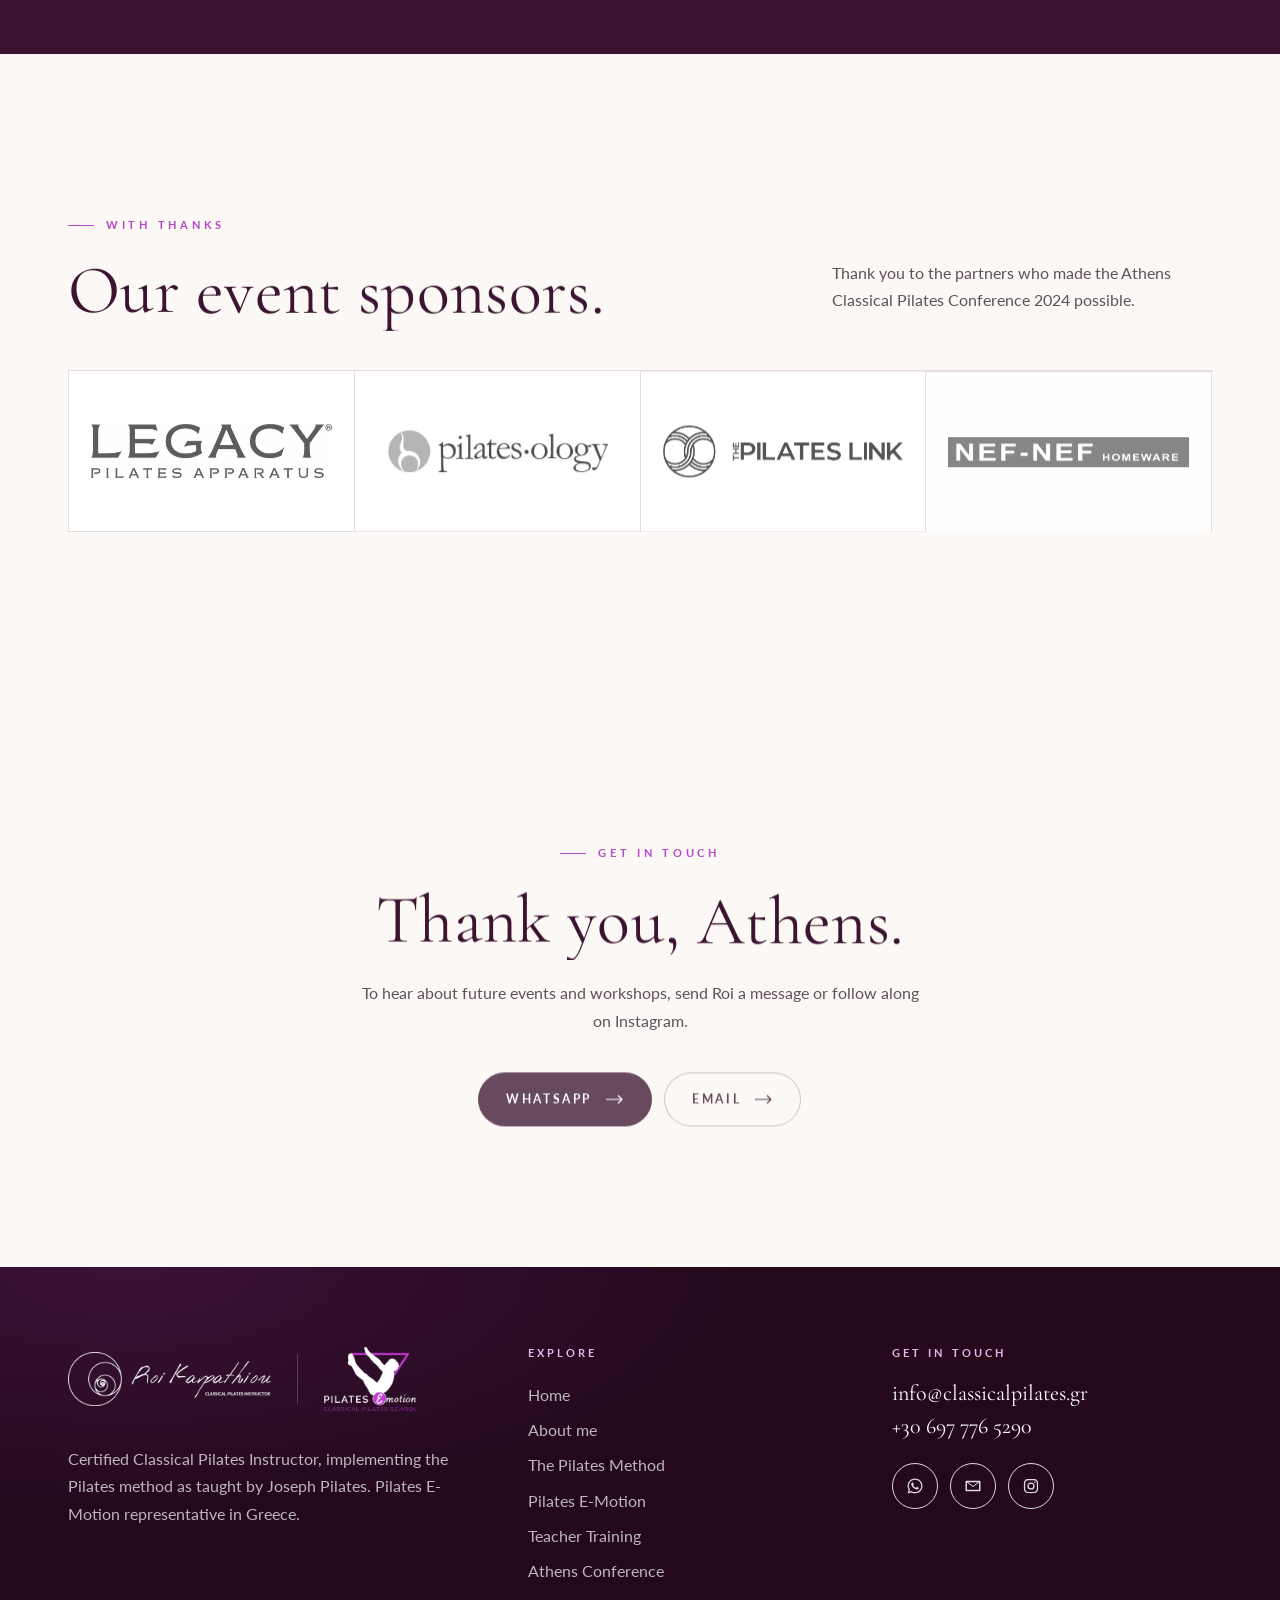
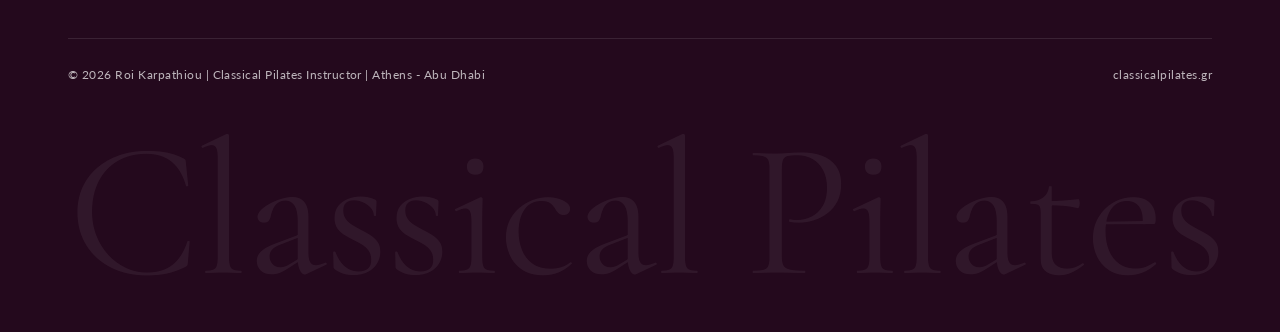
<file: athens-classical-pilates-conference.html>
<!doctype html>
<html lang="en">
<head>
<meta charset="utf-8">
<meta name="viewport" content="width=device-width, initial-scale=1, viewport-fit=cover">
<title>Athens Classical Pilates Conference 2024 | Hosted by Roi Karpathiou</title>
<meta name="description" content="In June 2024, the Athens Classical Pilates Conference brought Lori Coleman-Brown, Gloria Gasperi, Murat Berkin and Lesley Bell to Athens for three days of classical Pilates.">
<meta name="robots" content="index, follow, max-image-preview:large">
<link rel="canonical" href="https://dctabudhabi-smc.github.io/classicalpilates/athens-classical-pilates-conference">
<meta name="theme-color" content="#3B1431">
<meta name="author" content="Roi Karpathiou">
<meta property="og:type" content="website">
<meta property="og:site_name" content="Roi Karpathiou | Classical Pilates">
<meta property="og:locale" content="en_GB">
<meta property="og:url" content="https://dctabudhabi-smc.github.io/classicalpilates/athens-classical-pilates-conference">
<meta property="og:title" content="Athens Classical Pilates Conference 2024 | Hosted by Roi Karpathiou">
<meta property="og:description" content="In June 2024, the Athens Classical Pilates Conference brought Lori Coleman-Brown, Gloria Gasperi, Murat Berkin and Lesley Bell to Athens for three days of classical Pilates.">
<meta property="og:image" content="https://dctabudhabi-smc.github.io/classicalpilates/assets/img/og-conference.jpg">
<meta property="og:image:width" content="1200">
<meta property="og:image:height" content="630">
<meta property="og:image:alt" content="Athens Classical Pilates Conference 2024 | Hosted by Roi Karpathiou">
<meta name="twitter:card" content="summary_large_image">
<meta name="twitter:title" content="Athens Classical Pilates Conference 2024 | Hosted by Roi Karpathiou">
<meta name="twitter:description" content="In June 2024, the Athens Classical Pilates Conference brought Lori Coleman-Brown, Gloria Gasperi, Murat Berkin and Lesley Bell to Athens for three days of classical Pilates.">
<meta name="twitter:image" content="https://dctabudhabi-smc.github.io/classicalpilates/assets/img/og-conference.jpg">
<link rel="icon" href="favicon.ico">
<link rel="preconnect" href="https://fonts.googleapis.com">
<link rel="preconnect" href="https://fonts.gstatic.com" crossorigin>
<link href="https://fonts.googleapis.com/css2?family=Cormorant+Garamond:ital,wght@0,400;0,500;1,400;1,500&family=Lato:wght@400;700&display=swap" rel="stylesheet">

<link rel="stylesheet" href="assets/css/site.css">
<script>(function(){var l=location,p=l.pathname,n=p.replace(/\/index\.html$/,'/').replace(/\.html$/,'');if(n!==p&&l.protocol.indexOf('http')===0)history.replaceState(null,'',n+l.search+l.hash);})();document.documentElement.classList.add('js');if(window.matchMedia('(hover: none), (pointer: coarse)').matches)document.documentElement.classList.add('touch');if(!window.matchMedia('(prefers-reduced-motion: reduce)').matches)document.documentElement.classList.add('motion');</script>
<!-- Google Tag Manager -->
<script>(function(w,d,s,l,i){w[l]=w[l]||[];w[l].push({'gtm.start':new Date().getTime(),event:'gtm.js'});var f=d.getElementsByTagName(s)[0],j=d.createElement(s),dl=l!='dataLayer'?'&l='+l:'';j.async=true;j.src='https://www.googletagmanager.com/gtm.js?id='+i+dl;f.parentNode.insertBefore(j,f);})(window,document,'script','dataLayer','GTM-KKJ4MVG');</script>
<!-- End Google Tag Manager -->
<script type="application/ld+json">{"@context": "https://schema.org", "@type": "Event", "name": "Athens Classical Pilates Conference 2024", "startDate": "2024-06-14", "endDate": "2024-06-16", "eventStatus": "https://schema.org/EventScheduled", "eventAttendanceMode": "https://schema.org/OfflineEventAttendanceMode", "location": {"@type": "Place", "name": "Semiramis Hotel", "address": {"@type": "PostalAddress", "addressLocality": "Kifisia, Athens", "addressCountry": "GR"}}, "organizer": {"@type": "Person", "name": "Roi Karpathiou", "url": "https://dctabudhabi-smc.github.io/classicalpilates"}, "performer": [{"@type": "Person", "name": "Lori Coleman-Brown"}, {"@type": "Person", "name": "Gloria Gasperi"}, {"@type": "Person", "name": "Murat Berkin"}, {"@type": "Person", "name": "Lesley Bell"}], "image": "https://dctabudhabi-smc.github.io/classicalpilates/assets/img/og-conference.jpg"}</script>
</head>
<body>
<noscript><iframe src="https://www.googletagmanager.com/ns.html?id=GTM-KKJ4MVG" height="0" width="0" style="display:none;visibility:hidden"></iframe></noscript>
<a class="sr-only" href="#main">Skip to content</a>
<div class="progress" aria-hidden="true"></div>
<header class="nav">
  <a class="nav__logo" href="./" aria-label="Roi Karpathiou, home">
    <img class="logo-light" src="assets/img/logo-roi-white.png" alt="Roi Karpathiou, Classical Pilates Instructor" width="2016" height="535">
    <img class="logo-dark" src="assets/img/logo-roi-black.png" alt="" width="2016" height="535">
  </a>
  <div class="nav__right">
    <nav class="nav__links" aria-label="Main"><a href="about-me">About me</a><a href="about-pilates-method">The Pilates Method</a><a href="pilates-emotion">Pilates E-Motion</a><a href="teacher-training">Teacher Training</a><a href="athens-classical-pilates-conference" aria-current="page">Athens Conference</a></nav>
    <button class="burger" aria-label="Open menu" aria-expanded="false" aria-controls="menu"><span></span></button>
  </div>
</header>
<div class="menu" id="menu" aria-hidden="true">
  <ul class="menu__list"><li><a href="./"><small>01</small><span class="menu__t">Home</span><span class="menu__d">Classical Pilates Teacher Trainer</span></a></li><li><a href="about-me"><small>02</small><span class="menu__t">About me</span><span class="menu__d">My story, from dance to the method</span></a></li><li><a href="about-pilates-method"><small>03</small><span class="menu__t">The Pilates Method</span><span class="menu__d">Contrology and the classical repertoire</span></a></li><li><a href="pilates-emotion"><small>04</small><span class="menu__t">Pilates E-Motion</span><span class="menu__d">The School and Gloria Gasperi</span></a></li><li><a href="teacher-training"><small>05</small><span class="menu__t">Teacher Training</span><span class="menu__d">Weekend and intensive formats</span></a></li><li><a href="athens-classical-pilates-conference" aria-current="page"><small>06</small><span class="menu__t">Athens Conference</span><span class="menu__d">Athens, 14-16 June 2024</span></a></li></ul>
  <div class="menu__foot">
    <div class="menu__badge"><img src="assets/img/logo-pilates-emotion-white.png" alt="Pilates E-Motion" width="451" height="313"><span>Pilates E-Motion<br>representative in Greece</span></div>
    <div class="social "><a href="https://wa.me/306977765290" aria-label="WhatsApp Roi Karpathiou" target="_blank" rel="noopener"><svg viewBox="0 0 24 24" aria-hidden="true"><path d="M12.04 2C6.58 2 2.13 6.45 2.13 11.91c0 1.75.46 3.45 1.32 4.95L2.05 22l5.25-1.38a9.9 9.9 0 0 0 4.74 1.21c5.46 0 9.91-4.45 9.91-9.91S17.5 2 12.04 2Zm0 18.15c-1.48 0-2.93-.4-4.2-1.15l-.3-.18-3.12.82.83-3.04-.2-.31a8.2 8.2 0 0 1-1.26-4.38c0-4.54 3.7-8.24 8.25-8.24 4.54 0 8.24 3.7 8.24 8.24 0 4.55-3.7 8.24-8.24 8.24Zm4.52-6.16c-.25-.12-1.47-.72-1.69-.81-.23-.08-.39-.12-.56.13-.16.25-.64.81-.79.97-.14.17-.29.19-.54.06-.25-.12-1.05-.39-1.99-1.23-.74-.66-1.23-1.47-1.38-1.72-.14-.25-.02-.38.11-.51.11-.11.25-.29.37-.43.13-.15.17-.25.25-.42.08-.17.04-.31-.02-.43-.06-.13-.56-1.35-.77-1.85-.2-.48-.41-.42-.56-.43h-.48c-.17 0-.43.06-.66.31-.22.25-.86.85-.86 2.07 0 1.22.89 2.4 1.01 2.56.12.17 1.75 2.67 4.23 3.74.59.26 1.05.41 1.41.52.59.19 1.13.16 1.56.1.48-.07 1.47-.6 1.67-1.18.21-.58.21-1.07.14-1.18-.06-.1-.22-.16-.47-.28Z"/></svg></a><a href="mailto:info@classicalpilates.gr" aria-label="Email Roi Karpathiou"><svg viewBox="0 0 24 24" aria-hidden="true"><path d="M3 5h18a1 1 0 0 1 1 1v12a1 1 0 0 1-1 1H3a1 1 0 0 1-1-1V6a1 1 0 0 1 1-1Zm1 2.3V17h16V7.3l-7.4 5.6a1 1 0 0 1-1.2 0L4 7.3ZM5.4 7l6.6 5 6.6-5H5.4Z"/></svg></a><a href="https://www.instagram.com/roi_karpathiou/" aria-label="Roi Karpathiou on Instagram" target="_blank" rel="noopener"><svg viewBox="0 0 24 24" aria-hidden="true"><path d="M12 7.2a4.8 4.8 0 1 0 0 9.6 4.8 4.8 0 0 0 0-9.6Zm0 7.9a3.1 3.1 0 1 1 0-6.2 3.1 3.1 0 0 1 0 6.2Zm6.1-8.1a1.1 1.1 0 1 1-2.2 0 1.1 1.1 0 0 1 2.2 0ZM21.4 8.1c-.06-1.5-.4-2.83-1.5-3.93-1.1-1.1-2.43-1.44-3.93-1.5C14.43 2.6 9.57 2.6 8.03 2.67c-1.5.07-2.83.41-3.93 1.5-1.1 1.1-1.44 2.43-1.5 3.93-.08 1.55-.08 6.4 0 7.95.06 1.5.4 2.83 1.5 3.93 1.1 1.1 2.43 1.44 3.93 1.5 1.55.09 6.4.09 7.95 0 1.5-.06 2.83-.4 3.93-1.5 1.1-1.1 1.44-2.43 1.5-3.93.09-1.55.09-6.4 0-7.95Zm-2 9.6a3.2 3.2 0 0 1-1.8 1.8c-1.25.5-4.2.38-5.6.38-1.37 0-4.34.11-5.58-.38a3.2 3.2 0 0 1-1.8-1.8c-.5-1.24-.38-4.2-.38-5.58 0-1.38-.11-4.34.38-5.58a3.2 3.2 0 0 1 1.8-1.8c1.24-.5 4.2-.38 5.58-.38 1.38 0 4.34-.12 5.6.38a3.2 3.2 0 0 1 1.8 1.8c.49 1.24.37 4.2.37 5.58 0 1.38.12 4.34-.38 5.58Z"/></svg></a></div>
  </div>
</div>
<section class="phero">
  <div class="phero__media">
    <video data-autoplay muted loop playsinline preload="metadata" poster="assets/img/athens-video-poster.jpg" aria-hidden="true">
      <source src="assets/video/athens-720.webm" type="video/webm"><source src="assets/video/athens-720.mp4" type="video/mp4">
    </video>
  </div>
  <div class="wrap">
    <img src="assets/img/logo-conference.png" alt="Athens Classical Pilates Conference, June 14-16, 2024" width="1400" height="345" style="width:min(380px,80vw);margin-bottom:30px" data-reveal>
    <span class="breadcrumb" data-reveal>14-16 June 2024 &middot; Kifisia, Athens</span>
    <h1 class="h1" data-split>Three days of classical Pilates in Athens.</h1>
    <p class="lead" data-reveal>Hosted by Roi Karpathiou, with four world-renowned teachers, in the historic city of Athens.</p>
    <div class="cta__btns" style="justify-content:flex-start;margin-top:26px" data-reveal><button type="button" class="btn btn--light" data-video-open="film-modal">Watch the film <svg class="arr" style="width:12px;height:12px;fill:currentColor" viewBox="0 0 24 24" aria-hidden="true"><path d="M7 4.5v15l12.5-7.5L7 4.5Z"/></svg></button></div>
  </div>
</section>
<main id="main">
<section class="section">
  <div class="wrap split">
    <div>
      <span class="eyebrow" data-reveal>The conference</span>
      <h2 class="h2" data-split>A celebration of the classical method.</h2>
    </div>
    <div class="prose">
      <p class="lead" data-reveal>In June 2024, the Athens Classical Pilates Conference brought together teachers and students of the classical method for three days in the historic city of Athens.</p>
      <p data-reveal>Four world-renowned teachers, Lori Coleman-Brown, Gloria Gasperi, Murat Berkin and Lesley Bell, shared their knowledge of Joseph Pilates&rsquo; work at the Semiramis Hotel in Kifisia. The conference sold out ahead of the event.</p>
    </div>
  </div>
  <div class="wrap mt-l">
    <div class="info" data-stagger>
      <div><b>When</b><span>14-16 June 2024</span></div>
      <div><b>Where</b><span>Semiramis Hotel, Kifisia, Athens</span></div>
      <div><b>Who</b><span>4 international presenters</span></div>
    </div>
  </div>
</section>

<section class="section sand">
  <div class="wrap">
    <div class="head-row">
      <div><span class="eyebrow" data-reveal>The presenters</span><h2 class="h2" data-split>Four teachers who inspired us.</h2></div>
      <p style="max-width:380px" data-reveal>Each presenter brought a different lineage and a shared respect for the original work.</p>
    </div>
    <div class="trainers"><article class="trainer" data-reveal>
  <div class="trainer__img"><img src="assets/img/trainer-lori.webp" srcset="assets/img/trainer-lori-800.webp 800w, assets/img/trainer-lori.webp 1600w" sizes="(min-width: 1100px) 25vw, (min-width: 700px) 50vw, 40vw" width="1200" height="800" alt="Lori Coleman-Brown" loading="lazy" decoding="async"></div>
  <div class="trainer__body">
    <h3>Lori Coleman-Brown</h3><span class="from">Atlas Pilates, United States</span>
    <p>Over 30 years as a Classical Pilates Instructor, and Director of Education, Teacher Training and Graduate Teaching Programs at Atlas Pilates in Seattle, WA.</p>
    <button type="button" class="bio-open" data-dialog="bio-lori" aria-haspopup="dialog">Full biography <span aria-hidden="true">+</span></button>
  </div>
</article>
<dialog class="bio" id="bio-lori" aria-labelledby="bio-lori-t">
  <div class="bio__inner">
    <button type="button" class="bio__close" aria-label="Close biography">&times;</button>
    <div class="bio__img"><img src="assets/img/trainer-lori-800.webp" alt="Lori Coleman-Brown" width="800" height="1000" loading="eager" decoding="async"></div>
    <div class="bio__text" data-lenis-prevent>
      <span class="from">Atlas Pilates, United States</span>
      <h3 id="bio-lori-t">Lori Coleman-Brown</h3>
      <p>Lori has over 30 years of experience as a Classical Pilates Instructor, and is the Director of Education, Teacher Training and Graduate Teaching Programs at Atlas Pilates in Seattle, WA. An experienced teacher, lecturer and workshop leader, she teaches in studios, clinics and conferences nationally and internationally.</p><p>In her teaching, she balances tuning the parts with coordinating the whole and sees the Pilates Powerhouse as a shape shifting support system. She uses Pilates to develop clients&rsquo; abilities with a mind for healthy ranges of joint motion, proportion and the daily activities these abilities will enhance. She is grateful for the wonderful students whose hard work transforms them before her very eyes. She has been thanked for her demonstrations in workshops for real body solutions to the common answer &ldquo;it depends on the body&rdquo;.</p><p>Lori began studying Pilates with Romana in New York in the early 1980&rsquo;s, and was teaching by 1986. Under Romana&rsquo;s tutelage, Lori learned not only the exercise forms and rhythms, but how to give people what they need. Lori was taught by Romana that &ldquo;each person is like a painting and no two are alike&rdquo;. In 1999, Lori was deeply honoured to be personally invited by Romana to be one of her Teacher Trainers. Romana forged a wide path and touched many people with her dynamic method of teaching, and being, and Lori is very grateful for her connection with her mentor.</p><p>Lori earned a Bachelor of Fine Arts in Dance from the State University of New York at Purchase and a Master of Physical Therapy from Temple University in Philadelphia. Prior to pursuing her degree in physical therapy, Lori worked as a Pilates instructor and professional dancer. As a physical therapist she worked in hospitals, clinics and with professional dancers backstage on Broadway shows in New York and in Seattle.</p><p>In 1992, Lori moved to the west coast to open the first Pilates Teacher Certification Center in the Pacific Northwest which she co-directed for 16 years, successfully training over a hundred highly accomplished instructors. She realised that her true passion is exploring the full body of Joe Pilates&rsquo; work with its detailed application to the individual. She decided to step away from studio ownership in order to focus on teaching. She learns something new every day while helping her clients and herself get stronger, more flexible and happier by using the Pilates Method.</p><p>Lori is also a featured presenter on Pilatesology.</p>
      <p class="bio__links"><a class="link" style="font-size:10px" href="https://atlaspilates.com/" target="_blank" rel="noopener">Website</a> &middot; <a class="link" style="font-size:10px" href="https://www.instagram.com/loricolemanbrown" target="_blank" rel="noopener">Instagram</a> &middot; <a class="link" style="font-size:10px" href="https://www.facebook.com/lori.colemanbrown/" target="_blank" rel="noopener">Facebook</a></p>
    </div>
  </div>
</dialog><article class="trainer" data-reveal>
  <div class="trainer__img"><img src="assets/img/trainer-gloria.webp" srcset="assets/img/trainer-gloria-800.webp 800w, assets/img/trainer-gloria.webp 1600w" sizes="(min-width: 1100px) 25vw, (min-width: 700px) 50vw, 40vw" width="1200" height="800" alt="Gloria Gasperi" loading="lazy" decoding="async"></div>
  <div class="trainer__body">
    <h3>Gloria Gasperi</h3><span class="from">Pilates E-Motion, Italy</span>
    <p>Founder of the Pilates E-Motion educational school, trained at Vintage Pilates in Los Angeles and selected by Jay Grimes for &ldquo;Teaching the Work&rdquo;.</p>
    <button type="button" class="bio-open" data-dialog="bio-gloria" aria-haspopup="dialog">Full biography <span aria-hidden="true">+</span></button>
  </div>
</article>
<dialog class="bio" id="bio-gloria" aria-labelledby="bio-gloria-t">
  <div class="bio__inner">
    <button type="button" class="bio__close" aria-label="Close biography">&times;</button>
    <div class="bio__img"><img src="assets/img/trainer-gloria-800.webp" alt="Gloria Gasperi" width="800" height="1000" loading="eager" decoding="async"></div>
    <div class="bio__text" data-lenis-prevent>
      <span class="from">Pilates E-Motion, Italy</span>
      <h3 id="bio-gloria-t">Gloria Gasperi</h3>
      <p>Gloria discovers Pilates in 1999 during a trip in Boston.</p><p>Pilates represents for Gloria the perfect connection between two big passions: movement and education, that brought her to practise many sports at competitive level and to earn a degree in movement sciences with educational orientation.</p><p>In 2012 she starts her path at Vintage Pilates in Los Angeles, owned by Sandy Shimoda and directed by Jay Grimes, who has been a student of Joe and Clara Pilates.</p><p>At Vintage she accomplished the Master &ldquo;The Work&rdquo; in 2013 and she had the honour and privilege, in 2015, to be selected by Jay himself, with 11 other colleagues from all over the world, for &ldquo;Teaching the Work&rdquo;. It is a Master Program, one year and a half long, during which Gloria, under the direct guide of Jay, had the possibility to refine her teaching.</p><p>The respect for the original work, the importance to use the movement as a tool to heal and educate people, the development of your own instinct, of intuition, find your own voice, unique and personal, to spread the Method, are the teachings of Jay that mostly captured Gloria&rsquo;s attention and that she develops every day.</p><p>In 2013 Gloria founded the educational school for teachers, Pilates e-motion, that, by a complete and personalised program, spreads the magic of the Method, the knowledge of the System and allows the students to become aware and master their own work and passion.</p><p>She also founded the Pilates e-motion Master Program, a continuing education Program, for all teachers fully certified and with teaching experience, who wish to get deeper in the understanding of the work, to keep exploring the System and its immense possibilities.</p><p>Gloria also works with her beloved father, the amazing Prof Maurizio Gasperi, a world renowned endocrinologist, to organise courses of Anatomy, Physiology and Biomechanics, with the goal to link the knowledge of how the human body works and the use of the Pilates System.</p><p>Gloria teaches all over the world in events and as guest in other Schools and appears in many videos on Pilatesology, the world&rsquo;s best recognised website for classical Pilates videos, and regularly teaches for The Pilates Link, a worldwide platform for Pilates sessions.</p><p>Passion, integrity, commitment, pleasure to share and make people feel good are the traits of her teaching and the motivations that allow her to feel and spread the magic of Pilates!</p>
      <p class="bio__links"><a class="link" style="font-size:10px" href="https://pilatesemotion.com/" target="_blank" rel="noopener">Website</a> &middot; <a class="link" style="font-size:10px" href="https://www.instagram.com/glopilatesemotion/" target="_blank" rel="noopener">Instagram</a> &middot; <a class="link" style="font-size:10px" href="https://www.facebook.com/pilatesgloria/" target="_blank" rel="noopener">Facebook</a></p>
    </div>
  </div>
</dialog><article class="trainer" data-reveal>
  <div class="trainer__img"><img src="assets/img/trainer-murat.webp" srcset="assets/img/trainer-murat-800.webp 800w, assets/img/trainer-murat.webp 1600w" sizes="(min-width: 1100px) 25vw, (min-width: 700px) 50vw, 40vw" width="960" height="640" alt="Murat Berkin" loading="lazy" decoding="async"></div>
  <div class="trainer__body">
    <h3>Murat Berkin</h3><span class="from">Legacy Pilates, Turkey</span>
    <p>Former principal dancer of the State Opera and Ballet, and founder of Legacy Pilates Apparatus, maker of hand-built classical apparatus.</p>
    <button type="button" class="bio-open" data-dialog="bio-murat" aria-haspopup="dialog">Full biography <span aria-hidden="true">+</span></button>
  </div>
</article>
<dialog class="bio" id="bio-murat" aria-labelledby="bio-murat-t">
  <div class="bio__inner">
    <button type="button" class="bio__close" aria-label="Close biography">&times;</button>
    <div class="bio__img"><img src="assets/img/trainer-murat-800.webp" alt="Murat Berkin" width="800" height="1000" loading="eager" decoding="async"></div>
    <div class="bio__text" data-lenis-prevent>
      <span class="from">Legacy Pilates, Turkey</span>
      <h3 id="bio-murat-t">Murat Berkin</h3>
      <p>Murat Berkin, who studied ballet at Hacettepe University between 1989-1998, is one of the former principal dancers of the State Opera and Ballet.</p><p>During his professional ballet career, he has danced and successfully represented his country in many parts of the world, including England, Scotland, Denmark and Japan.</p><p>He met Pilates while performing as a soloist in Asami Maki Ballet, one of the two largest ballet ensembles in Japan (2004-2006).</p><p>He also received training on this subject and organised conferences and workshops in various countries of the world with his master Jay Grimes.</p><p>Murat Berkin was the founder of Istanbul&rsquo;s only classical Pilates studio between 2012-2017.</p><p>He is the founder of Legacy Pilates Apparatus Company, producing first class hand-built apparatus since 2017, to help improve individuals&rsquo; quality of life globally through Joseph Pilates&rsquo; method, Contrology.</p>
      <p class="bio__links"><a class="link" style="font-size:10px" href="https://www.legacyapparatus.com/" target="_blank" rel="noopener">Website</a> &middot; <a class="link" style="font-size:10px" href="https://www.instagram.com/legacypilates/" target="_blank" rel="noopener">Instagram</a> &middot; <a class="link" style="font-size:10px" href="https://www.facebook.com/legacyapparatus/" target="_blank" rel="noopener">Facebook</a></p>
    </div>
  </div>
</dialog><article class="trainer" data-reveal>
  <div class="trainer__img"><img src="assets/img/trainer-lesley.webp" srcset="assets/img/trainer-lesley-800.webp 800w, assets/img/trainer-lesley.webp 1600w" sizes="(min-width: 1100px) 25vw, (min-width: 700px) 50vw, 40vw" width="1000" height="703" alt="Lesley Bell" loading="lazy" decoding="async"></div>
  <div class="trainer__body">
    <h3>Lesley Bell</h3><span class="from">Palermo Pilates, Italy</span>
    <p>Teacher trainer for Gloria Gasperi&rsquo;s school at her studio, Palermo Pilates, and organiser of the Palermo Pilates Symposium.</p>
    <button type="button" class="bio-open" data-dialog="bio-lesley" aria-haspopup="dialog">Full biography <span aria-hidden="true">+</span></button>
  </div>
</article>
<dialog class="bio" id="bio-lesley" aria-labelledby="bio-lesley-t">
  <div class="bio__inner">
    <button type="button" class="bio__close" aria-label="Close biography">&times;</button>
    <div class="bio__img"><img src="assets/img/trainer-lesley-800.webp" alt="Lesley Bell" width="800" height="1000" loading="eager" decoding="async"></div>
    <div class="bio__text" data-lenis-prevent>
      <span class="from">Palermo Pilates, Italy</span>
      <h3 id="bio-lesley-t">Lesley Bell</h3>
      <p>Lesley Bell began her Pilates journey in the U.S. at the University. She began teaching Pilates in Palermo in 2010 and over the past 7 years has completed Gloria Gasperi&rsquo;s comprehensive Teacher&rsquo;s Educational School and her Master Program. Lesley now collaborates with Gloria as teacher trainer offering Gloria&rsquo;s school at her studio, PALERMO PILATES, in Palermo, Sicily.</p><p>Through the work in her own body and her clients over the years, Lesley has seen the power of transformation through movement. She fully embraces Gloria&rsquo;s philosophy and didactic approach to teaching Pilates and loves sharing this approach with everyone!</p><p>Since 2016, Lesley has organised the Palermo Pilates Symposium at Mondello Beach, Sicily, bringing together international Pilates presenters, teachers and students for a fun-filled convention. Lesley has a degree in Anthropology and is currently completing a second degree in Kinesiology.</p>
      <p class="bio__links"><a class="link" style="font-size:10px" href="https://www.palermopilates.it/" target="_blank" rel="noopener">Website</a> &middot; <a class="link" style="font-size:10px" href="https://www.instagram.com/palermo_pilates/" target="_blank" rel="noopener">Instagram</a> &middot; <a class="link" style="font-size:10px" href="https://www.facebook.com/palermopilatesstudio/" target="_blank" rel="noopener">Facebook</a></p>
    </div>
  </div>
</dialog></div>
  </div>
</section>

<section class="section">
  <div class="wrap">
    <div class="head-row">
      <div><span class="eyebrow" data-reveal>Moments</span><h2 class="h2" data-split>Athens, June 2024.</h2></div>
      <p style="max-width:380px" data-reveal>Three days at the Semiramis Hotel in Kifisia, Athens. Choose a day to see its photos.</p>
    </div>
    <div class="days" data-days>
      <div class="days__switch" role="tablist" aria-label="Conference day" data-reveal>
        <span class="days__pill" aria-hidden="true"></span>
        <button type="button" role="tab" class="days__btn" id="day-t1" aria-controls="day-1" aria-selected="true">Day 1</button>
        <button type="button" role="tab" class="days__btn" id="day-t2" aria-controls="day-2" aria-selected="false">Day 2</button>
        <button type="button" role="tab" class="days__btn" id="day-t3" aria-controls="day-3" aria-selected="false">Day 3</button>
      </div>
      <div class="day-panel" role="tabpanel" id="day-1" aria-labelledby="day-t1"><div class="masonry" data-stagger><a href="assets/img/conf-d1-01.webp" data-lightbox="conf-d1"><figure style="margin:0"><img src="assets/img/conf-d1-01.webp" srcset="assets/img/conf-d1-01-800.webp 800w, assets/img/conf-d1-01.webp 1600w" sizes="(min-width: 900px) 33vw, 50vw" width="1600" height="1067" alt="Athens Classical Pilates Conference 2024, Day 1" loading="lazy" decoding="async"></figure></a><a href="assets/img/conf-d1-02.webp" data-lightbox="conf-d1"><figure style="margin:0"><img src="assets/img/conf-d1-02.webp" srcset="assets/img/conf-d1-02-800.webp 800w, assets/img/conf-d1-02.webp 1600w" sizes="(min-width: 900px) 33vw, 50vw" width="1600" height="1067" alt="Athens Classical Pilates Conference 2024, Day 1" loading="lazy" decoding="async"></figure></a><a href="assets/img/conf-d1-03.webp" data-lightbox="conf-d1"><figure style="margin:0"><img src="assets/img/conf-d1-03.webp" srcset="assets/img/conf-d1-03-800.webp 800w, assets/img/conf-d1-03.webp 1600w" sizes="(min-width: 900px) 33vw, 50vw" width="1600" height="1067" alt="Athens Classical Pilates Conference 2024, Day 1" loading="lazy" decoding="async"></figure></a><a href="assets/img/conf-d1-04.webp" data-lightbox="conf-d1"><figure style="margin:0"><img src="assets/img/conf-d1-04.webp" srcset="assets/img/conf-d1-04-800.webp 800w, assets/img/conf-d1-04.webp 1600w" sizes="(min-width: 900px) 33vw, 50vw" width="1600" height="1067" alt="Athens Classical Pilates Conference 2024, Day 1" loading="lazy" decoding="async"></figure></a><a href="assets/img/conf-d1-05.webp" data-lightbox="conf-d1"><figure style="margin:0"><img src="assets/img/conf-d1-05.webp" srcset="assets/img/conf-d1-05-800.webp 800w, assets/img/conf-d1-05.webp 1600w" sizes="(min-width: 900px) 33vw, 50vw" width="1600" height="1067" alt="Athens Classical Pilates Conference 2024, Day 1" loading="lazy" decoding="async"></figure></a><a href="assets/img/conf-d1-06.webp" data-lightbox="conf-d1"><figure style="margin:0"><img src="assets/img/conf-d1-06.webp" srcset="assets/img/conf-d1-06-800.webp 800w, assets/img/conf-d1-06.webp 1600w" sizes="(min-width: 900px) 33vw, 50vw" width="1600" height="1067" alt="Athens Classical Pilates Conference 2024, Day 1" loading="lazy" decoding="async"></figure></a><a href="assets/img/conf-d1-07.webp" data-lightbox="conf-d1"><figure style="margin:0"><img src="assets/img/conf-d1-07.webp" srcset="assets/img/conf-d1-07-800.webp 800w, assets/img/conf-d1-07.webp 1600w" sizes="(min-width: 900px) 33vw, 50vw" width="1600" height="1067" alt="Athens Classical Pilates Conference 2024, Day 1" loading="lazy" decoding="async"></figure></a><a href="assets/img/conf-d1-08.webp" data-lightbox="conf-d1"><figure style="margin:0"><img src="assets/img/conf-d1-08.webp" srcset="assets/img/conf-d1-08-800.webp 800w, assets/img/conf-d1-08.webp 1600w" sizes="(min-width: 900px) 33vw, 50vw" width="1600" height="1067" alt="Athens Classical Pilates Conference 2024, Day 1" loading="lazy" decoding="async"></figure></a><a href="assets/img/conf-d1-09.webp" data-lightbox="conf-d1"><figure style="margin:0"><img src="assets/img/conf-d1-09.webp" srcset="assets/img/conf-d1-09-800.webp 800w, assets/img/conf-d1-09.webp 1600w" sizes="(min-width: 900px) 33vw, 50vw" width="1600" height="1067" alt="Athens Classical Pilates Conference 2024, Day 1" loading="lazy" decoding="async"></figure></a><a href="assets/img/conf-d1-10.webp" data-lightbox="conf-d1"><figure style="margin:0"><img src="assets/img/conf-d1-10.webp" srcset="assets/img/conf-d1-10-800.webp 800w, assets/img/conf-d1-10.webp 1600w" sizes="(min-width: 900px) 33vw, 50vw" width="1600" height="1067" alt="Athens Classical Pilates Conference 2024, Day 1" loading="lazy" decoding="async"></figure></a><a href="assets/img/conf-d1-11.webp" data-lightbox="conf-d1"><figure style="margin:0"><img src="assets/img/conf-d1-11.webp" srcset="assets/img/conf-d1-11-800.webp 800w, assets/img/conf-d1-11.webp 1600w" sizes="(min-width: 900px) 33vw, 50vw" width="1600" height="1067" alt="Athens Classical Pilates Conference 2024, Day 1" loading="lazy" decoding="async"></figure></a><a href="assets/img/conf-d1-12.webp" data-lightbox="conf-d1"><figure style="margin:0"><img src="assets/img/conf-d1-12.webp" srcset="assets/img/conf-d1-12-800.webp 800w, assets/img/conf-d1-12.webp 1600w" sizes="(min-width: 900px) 33vw, 50vw" width="1600" height="1067" alt="Athens Classical Pilates Conference 2024, Day 1" loading="lazy" decoding="async"></figure></a><a href="assets/img/conf-d1-13.webp" data-lightbox="conf-d1"><figure style="margin:0"><img src="assets/img/conf-d1-13.webp" srcset="assets/img/conf-d1-13-800.webp 800w, assets/img/conf-d1-13.webp 1600w" sizes="(min-width: 900px) 33vw, 50vw" width="1600" height="1067" alt="Athens Classical Pilates Conference 2024, Day 1" loading="lazy" decoding="async"></figure></a><a href="assets/img/conf-d1-14.webp" data-lightbox="conf-d1"><figure style="margin:0"><img src="assets/img/conf-d1-14.webp" srcset="assets/img/conf-d1-14-800.webp 800w, assets/img/conf-d1-14.webp 1600w" sizes="(min-width: 900px) 33vw, 50vw" width="1600" height="1067" alt="Athens Classical Pilates Conference 2024, Day 1" loading="lazy" decoding="async"></figure></a><a href="assets/img/conf-d1-15.webp" data-lightbox="conf-d1"><figure style="margin:0"><img src="assets/img/conf-d1-15.webp" srcset="assets/img/conf-d1-15-800.webp 800w, assets/img/conf-d1-15.webp 1600w" sizes="(min-width: 900px) 33vw, 50vw" width="1280" height="1920" alt="Athens Classical Pilates Conference 2024, Day 1" loading="lazy" decoding="async"></figure></a><a href="assets/img/conf-d1-16.webp" data-lightbox="conf-d1"><figure style="margin:0"><img src="assets/img/conf-d1-16.webp" srcset="assets/img/conf-d1-16-800.webp 800w, assets/img/conf-d1-16.webp 1600w" sizes="(min-width: 900px) 33vw, 50vw" width="1600" height="1067" alt="Athens Classical Pilates Conference 2024, Day 1" loading="lazy" decoding="async"></figure></a><a href="assets/img/conf-d1-17.webp" data-lightbox="conf-d1"><figure style="margin:0"><img src="assets/img/conf-d1-17.webp" srcset="assets/img/conf-d1-17-800.webp 800w, assets/img/conf-d1-17.webp 1600w" sizes="(min-width: 900px) 33vw, 50vw" width="1600" height="1067" alt="Athens Classical Pilates Conference 2024, Day 1" loading="lazy" decoding="async"></figure></a><a href="assets/img/conf-d1-18.webp" data-lightbox="conf-d1"><figure style="margin:0"><img src="assets/img/conf-d1-18.webp" srcset="assets/img/conf-d1-18-800.webp 800w, assets/img/conf-d1-18.webp 1600w" sizes="(min-width: 900px) 33vw, 50vw" width="1280" height="1920" alt="Athens Classical Pilates Conference 2024, Day 1" loading="lazy" decoding="async"></figure></a><a href="assets/img/conf-d1-19.webp" data-lightbox="conf-d1"><figure style="margin:0"><img src="assets/img/conf-d1-19.webp" srcset="assets/img/conf-d1-19-800.webp 800w, assets/img/conf-d1-19.webp 1600w" sizes="(min-width: 900px) 33vw, 50vw" width="1280" height="1920" alt="Athens Classical Pilates Conference 2024, Day 1" loading="lazy" decoding="async"></figure></a></div></div>
      <div class="day-panel" role="tabpanel" id="day-2" aria-labelledby="day-t2" hidden><div class="masonry"><a href="assets/img/conf-d2-01.webp" data-lightbox="conf-d2"><figure style="margin:0"><img src="assets/img/conf-d2-01.webp" srcset="assets/img/conf-d2-01-800.webp 800w, assets/img/conf-d2-01.webp 1600w" sizes="(min-width: 900px) 33vw, 50vw" width="1600" height="1067" alt="Athens Classical Pilates Conference 2024, Day 2" loading="lazy" decoding="async"></figure></a><a href="assets/img/conf-d2-02.webp" data-lightbox="conf-d2"><figure style="margin:0"><img src="assets/img/conf-d2-02.webp" srcset="assets/img/conf-d2-02-800.webp 800w, assets/img/conf-d2-02.webp 1600w" sizes="(min-width: 900px) 33vw, 50vw" width="1600" height="1067" alt="Athens Classical Pilates Conference 2024, Day 2" loading="lazy" decoding="async"></figure></a><a href="assets/img/conf-d2-03.webp" data-lightbox="conf-d2"><figure style="margin:0"><img src="assets/img/conf-d2-03.webp" srcset="assets/img/conf-d2-03-800.webp 800w, assets/img/conf-d2-03.webp 1600w" sizes="(min-width: 900px) 33vw, 50vw" width="1280" height="1920" alt="Athens Classical Pilates Conference 2024, Day 2" loading="lazy" decoding="async"></figure></a><a href="assets/img/conf-d2-04.webp" data-lightbox="conf-d2"><figure style="margin:0"><img src="assets/img/conf-d2-04.webp" srcset="assets/img/conf-d2-04-800.webp 800w, assets/img/conf-d2-04.webp 1600w" sizes="(min-width: 900px) 33vw, 50vw" width="1600" height="1067" alt="Athens Classical Pilates Conference 2024, Day 2" loading="lazy" decoding="async"></figure></a><a href="assets/img/conf-d2-05.webp" data-lightbox="conf-d2"><figure style="margin:0"><img src="assets/img/conf-d2-05.webp" srcset="assets/img/conf-d2-05-800.webp 800w, assets/img/conf-d2-05.webp 1600w" sizes="(min-width: 900px) 33vw, 50vw" width="1280" height="1920" alt="Athens Classical Pilates Conference 2024, Day 2" loading="lazy" decoding="async"></figure></a><a href="assets/img/conf-d2-06.webp" data-lightbox="conf-d2"><figure style="margin:0"><img src="assets/img/conf-d2-06.webp" srcset="assets/img/conf-d2-06-800.webp 800w, assets/img/conf-d2-06.webp 1600w" sizes="(min-width: 900px) 33vw, 50vw" width="1600" height="1067" alt="Athens Classical Pilates Conference 2024, Day 2" loading="lazy" decoding="async"></figure></a><a href="assets/img/conf-d2-07.webp" data-lightbox="conf-d2"><figure style="margin:0"><img src="assets/img/conf-d2-07.webp" srcset="assets/img/conf-d2-07-800.webp 800w, assets/img/conf-d2-07.webp 1600w" sizes="(min-width: 900px) 33vw, 50vw" width="1600" height="1067" alt="Athens Classical Pilates Conference 2024, Day 2" loading="lazy" decoding="async"></figure></a><a href="assets/img/conf-d2-08.webp" data-lightbox="conf-d2"><figure style="margin:0"><img src="assets/img/conf-d2-08.webp" srcset="assets/img/conf-d2-08-800.webp 800w, assets/img/conf-d2-08.webp 1600w" sizes="(min-width: 900px) 33vw, 50vw" width="1600" height="1067" alt="Athens Classical Pilates Conference 2024, Day 2" loading="lazy" decoding="async"></figure></a><a href="assets/img/conf-d2-09.webp" data-lightbox="conf-d2"><figure style="margin:0"><img src="assets/img/conf-d2-09.webp" srcset="assets/img/conf-d2-09-800.webp 800w, assets/img/conf-d2-09.webp 1600w" sizes="(min-width: 900px) 33vw, 50vw" width="1600" height="1067" alt="Athens Classical Pilates Conference 2024, Day 2" loading="lazy" decoding="async"></figure></a><a href="assets/img/conf-d2-10.webp" data-lightbox="conf-d2"><figure style="margin:0"><img src="assets/img/conf-d2-10.webp" srcset="assets/img/conf-d2-10-800.webp 800w, assets/img/conf-d2-10.webp 1600w" sizes="(min-width: 900px) 33vw, 50vw" width="1600" height="1067" alt="Athens Classical Pilates Conference 2024, Day 2" loading="lazy" decoding="async"></figure></a><a href="assets/img/conf-d2-11.webp" data-lightbox="conf-d2"><figure style="margin:0"><img src="assets/img/conf-d2-11.webp" srcset="assets/img/conf-d2-11-800.webp 800w, assets/img/conf-d2-11.webp 1600w" sizes="(min-width: 900px) 33vw, 50vw" width="1600" height="1067" alt="Athens Classical Pilates Conference 2024, Day 2" loading="lazy" decoding="async"></figure></a><a href="assets/img/conf-d2-12.webp" data-lightbox="conf-d2"><figure style="margin:0"><img src="assets/img/conf-d2-12.webp" srcset="assets/img/conf-d2-12-800.webp 800w, assets/img/conf-d2-12.webp 1600w" sizes="(min-width: 900px) 33vw, 50vw" width="1600" height="1067" alt="Athens Classical Pilates Conference 2024, Day 2" loading="lazy" decoding="async"></figure></a><a href="assets/img/conf-d2-13.webp" data-lightbox="conf-d2"><figure style="margin:0"><img src="assets/img/conf-d2-13.webp" srcset="assets/img/conf-d2-13-800.webp 800w, assets/img/conf-d2-13.webp 1600w" sizes="(min-width: 900px) 33vw, 50vw" width="1600" height="1067" alt="Athens Classical Pilates Conference 2024, Day 2" loading="lazy" decoding="async"></figure></a><a href="assets/img/conf-d2-14.webp" data-lightbox="conf-d2"><figure style="margin:0"><img src="assets/img/conf-d2-14.webp" srcset="assets/img/conf-d2-14-800.webp 800w, assets/img/conf-d2-14.webp 1600w" sizes="(min-width: 900px) 33vw, 50vw" width="1600" height="1067" alt="Athens Classical Pilates Conference 2024, Day 2" loading="lazy" decoding="async"></figure></a><a href="assets/img/conf-d2-15.webp" data-lightbox="conf-d2"><figure style="margin:0"><img src="assets/img/conf-d2-15.webp" srcset="assets/img/conf-d2-15-800.webp 800w, assets/img/conf-d2-15.webp 1600w" sizes="(min-width: 900px) 33vw, 50vw" width="1600" height="1067" alt="Athens Classical Pilates Conference 2024, Day 2" loading="lazy" decoding="async"></figure></a><a href="assets/img/conf-d2-16.webp" data-lightbox="conf-d2"><figure style="margin:0"><img src="assets/img/conf-d2-16.webp" srcset="assets/img/conf-d2-16-800.webp 800w, assets/img/conf-d2-16.webp 1600w" sizes="(min-width: 900px) 33vw, 50vw" width="1600" height="1067" alt="Athens Classical Pilates Conference 2024, Day 2" loading="lazy" decoding="async"></figure></a><a href="assets/img/conf-d2-17.webp" data-lightbox="conf-d2"><figure style="margin:0"><img src="assets/img/conf-d2-17.webp" srcset="assets/img/conf-d2-17-800.webp 800w, assets/img/conf-d2-17.webp 1600w" sizes="(min-width: 900px) 33vw, 50vw" width="1280" height="1920" alt="Athens Classical Pilates Conference 2024, Day 2" loading="lazy" decoding="async"></figure></a><a href="assets/img/conf-d2-18.webp" data-lightbox="conf-d2"><figure style="margin:0"><img src="assets/img/conf-d2-18.webp" srcset="assets/img/conf-d2-18-800.webp 800w, assets/img/conf-d2-18.webp 1600w" sizes="(min-width: 900px) 33vw, 50vw" width="1600" height="1067" alt="Athens Classical Pilates Conference 2024, Day 2" loading="lazy" decoding="async"></figure></a><a href="assets/img/conf-d2-19.webp" data-lightbox="conf-d2"><figure style="margin:0"><img src="assets/img/conf-d2-19.webp" srcset="assets/img/conf-d2-19-800.webp 800w, assets/img/conf-d2-19.webp 1600w" sizes="(min-width: 900px) 33vw, 50vw" width="1280" height="1920" alt="Athens Classical Pilates Conference 2024, Day 2" loading="lazy" decoding="async"></figure></a><a href="assets/img/conf-d2-20.webp" data-lightbox="conf-d2"><figure style="margin:0"><img src="assets/img/conf-d2-20.webp" srcset="assets/img/conf-d2-20-800.webp 800w, assets/img/conf-d2-20.webp 1600w" sizes="(min-width: 900px) 33vw, 50vw" width="1600" height="1067" alt="Athens Classical Pilates Conference 2024, Day 2" loading="lazy" decoding="async"></figure></a><a href="assets/img/conf-d2-21.webp" data-lightbox="conf-d2"><figure style="margin:0"><img src="assets/img/conf-d2-21.webp" srcset="assets/img/conf-d2-21-800.webp 800w, assets/img/conf-d2-21.webp 1600w" sizes="(min-width: 900px) 33vw, 50vw" width="1600" height="1067" alt="Athens Classical Pilates Conference 2024, Day 2" loading="lazy" decoding="async"></figure></a><a href="assets/img/conf-d2-22.webp" data-lightbox="conf-d2"><figure style="margin:0"><img src="assets/img/conf-d2-22.webp" srcset="assets/img/conf-d2-22-800.webp 800w, assets/img/conf-d2-22.webp 1600w" sizes="(min-width: 900px) 33vw, 50vw" width="1600" height="1067" alt="Athens Classical Pilates Conference 2024, Day 2" loading="lazy" decoding="async"></figure></a><a href="assets/img/conf-d2-23.webp" data-lightbox="conf-d2"><figure style="margin:0"><img src="assets/img/conf-d2-23.webp" srcset="assets/img/conf-d2-23-800.webp 800w, assets/img/conf-d2-23.webp 1600w" sizes="(min-width: 900px) 33vw, 50vw" width="1600" height="1067" alt="Athens Classical Pilates Conference 2024, Day 2" loading="lazy" decoding="async"></figure></a><a href="assets/img/conf-d2-24.webp" data-lightbox="conf-d2"><figure style="margin:0"><img src="assets/img/conf-d2-24.webp" srcset="assets/img/conf-d2-24-800.webp 800w, assets/img/conf-d2-24.webp 1600w" sizes="(min-width: 900px) 33vw, 50vw" width="1600" height="1067" alt="Athens Classical Pilates Conference 2024, Day 2" loading="lazy" decoding="async"></figure></a><a href="assets/img/conf-d2-25.webp" data-lightbox="conf-d2"><figure style="margin:0"><img src="assets/img/conf-d2-25.webp" srcset="assets/img/conf-d2-25-800.webp 800w, assets/img/conf-d2-25.webp 1600w" sizes="(min-width: 900px) 33vw, 50vw" width="1280" height="1920" alt="Athens Classical Pilates Conference 2024, Day 2" loading="lazy" decoding="async"></figure></a><a href="assets/img/conf-d2-26.webp" data-lightbox="conf-d2"><figure style="margin:0"><img src="assets/img/conf-d2-26.webp" srcset="assets/img/conf-d2-26-800.webp 800w, assets/img/conf-d2-26.webp 1600w" sizes="(min-width: 900px) 33vw, 50vw" width="1280" height="1920" alt="Athens Classical Pilates Conference 2024, Day 2" loading="lazy" decoding="async"></figure></a><a href="assets/img/conf-d2-27.webp" data-lightbox="conf-d2"><figure style="margin:0"><img src="assets/img/conf-d2-27.webp" srcset="assets/img/conf-d2-27-800.webp 800w, assets/img/conf-d2-27.webp 1600w" sizes="(min-width: 900px) 33vw, 50vw" width="1600" height="1067" alt="Athens Classical Pilates Conference 2024, Day 2" loading="lazy" decoding="async"></figure></a><a href="assets/img/conf-d2-28.webp" data-lightbox="conf-d2"><figure style="margin:0"><img src="assets/img/conf-d2-28.webp" srcset="assets/img/conf-d2-28-800.webp 800w, assets/img/conf-d2-28.webp 1600w" sizes="(min-width: 900px) 33vw, 50vw" width="1600" height="1067" alt="Athens Classical Pilates Conference 2024, Day 2" loading="lazy" decoding="async"></figure></a><a href="assets/img/conf-d2-29.webp" data-lightbox="conf-d2"><figure style="margin:0"><img src="assets/img/conf-d2-29.webp" srcset="assets/img/conf-d2-29-800.webp 800w, assets/img/conf-d2-29.webp 1600w" sizes="(min-width: 900px) 33vw, 50vw" width="1280" height="1920" alt="Athens Classical Pilates Conference 2024, Day 2" loading="lazy" decoding="async"></figure></a><a href="assets/img/conf-d2-30.webp" data-lightbox="conf-d2"><figure style="margin:0"><img src="assets/img/conf-d2-30.webp" srcset="assets/img/conf-d2-30-800.webp 800w, assets/img/conf-d2-30.webp 1600w" sizes="(min-width: 900px) 33vw, 50vw" width="1280" height="1920" alt="Athens Classical Pilates Conference 2024, Day 2" loading="lazy" decoding="async"></figure></a><a href="assets/img/conf-d2-31.webp" data-lightbox="conf-d2"><figure style="margin:0"><img src="assets/img/conf-d2-31.webp" srcset="assets/img/conf-d2-31-800.webp 800w, assets/img/conf-d2-31.webp 1600w" sizes="(min-width: 900px) 33vw, 50vw" width="1280" height="1920" alt="Athens Classical Pilates Conference 2024, Day 2" loading="lazy" decoding="async"></figure></a><a href="assets/img/conf-d2-32.webp" data-lightbox="conf-d2"><figure style="margin:0"><img src="assets/img/conf-d2-32.webp" srcset="assets/img/conf-d2-32-800.webp 800w, assets/img/conf-d2-32.webp 1600w" sizes="(min-width: 900px) 33vw, 50vw" width="1600" height="1067" alt="Athens Classical Pilates Conference 2024, Day 2" loading="lazy" decoding="async"></figure></a><a href="assets/img/conf-d2-33.webp" data-lightbox="conf-d2"><figure style="margin:0"><img src="assets/img/conf-d2-33.webp" srcset="assets/img/conf-d2-33-800.webp 800w, assets/img/conf-d2-33.webp 1600w" sizes="(min-width: 900px) 33vw, 50vw" width="1600" height="1067" alt="Athens Classical Pilates Conference 2024, Day 2" loading="lazy" decoding="async"></figure></a><a href="assets/img/conf-d2-34.webp" data-lightbox="conf-d2"><figure style="margin:0"><img src="assets/img/conf-d2-34.webp" srcset="assets/img/conf-d2-34-800.webp 800w, assets/img/conf-d2-34.webp 1600w" sizes="(min-width: 900px) 33vw, 50vw" width="1600" height="1067" alt="Athens Classical Pilates Conference 2024, Day 2" loading="lazy" decoding="async"></figure></a><a href="assets/img/conf-d2-35.webp" data-lightbox="conf-d2"><figure style="margin:0"><img src="assets/img/conf-d2-35.webp" srcset="assets/img/conf-d2-35-800.webp 800w, assets/img/conf-d2-35.webp 1600w" sizes="(min-width: 900px) 33vw, 50vw" width="1280" height="1920" alt="Athens Classical Pilates Conference 2024, Day 2" loading="lazy" decoding="async"></figure></a><a href="assets/img/conf-d2-36.webp" data-lightbox="conf-d2"><figure style="margin:0"><img src="assets/img/conf-d2-36.webp" srcset="assets/img/conf-d2-36-800.webp 800w, assets/img/conf-d2-36.webp 1600w" sizes="(min-width: 900px) 33vw, 50vw" width="1600" height="1067" alt="Athens Classical Pilates Conference 2024, Day 2" loading="lazy" decoding="async"></figure></a><a href="assets/img/conf-d2-37.webp" data-lightbox="conf-d2"><figure style="margin:0"><img src="assets/img/conf-d2-37.webp" srcset="assets/img/conf-d2-37-800.webp 800w, assets/img/conf-d2-37.webp 1600w" sizes="(min-width: 900px) 33vw, 50vw" width="1600" height="1067" alt="Athens Classical Pilates Conference 2024, Day 2" loading="lazy" decoding="async"></figure></a><a href="assets/img/conf-d2-38.webp" data-lightbox="conf-d2"><figure style="margin:0"><img src="assets/img/conf-d2-38.webp" srcset="assets/img/conf-d2-38-800.webp 800w, assets/img/conf-d2-38.webp 1600w" sizes="(min-width: 900px) 33vw, 50vw" width="1600" height="1067" alt="Athens Classical Pilates Conference 2024, Day 2" loading="lazy" decoding="async"></figure></a><a href="assets/img/conf-d2-39.webp" data-lightbox="conf-d2"><figure style="margin:0"><img src="assets/img/conf-d2-39.webp" srcset="assets/img/conf-d2-39-800.webp 800w, assets/img/conf-d2-39.webp 1600w" sizes="(min-width: 900px) 33vw, 50vw" width="1600" height="1067" alt="Athens Classical Pilates Conference 2024, Day 2" loading="lazy" decoding="async"></figure></a><a href="assets/img/conf-d2-40.webp" data-lightbox="conf-d2"><figure style="margin:0"><img src="assets/img/conf-d2-40.webp" srcset="assets/img/conf-d2-40-800.webp 800w, assets/img/conf-d2-40.webp 1600w" sizes="(min-width: 900px) 33vw, 50vw" width="1600" height="1067" alt="Athens Classical Pilates Conference 2024, Day 2" loading="lazy" decoding="async"></figure></a></div></div>
      <div class="day-panel" role="tabpanel" id="day-3" aria-labelledby="day-t3" hidden><div class="masonry"><a href="assets/img/conf-d3-01.webp" data-lightbox="conf-d3"><figure style="margin:0"><img src="assets/img/conf-d3-01.webp" srcset="assets/img/conf-d3-01-800.webp 800w, assets/img/conf-d3-01.webp 1600w" sizes="(min-width: 900px) 33vw, 50vw" width="1280" height="1920" alt="Athens Classical Pilates Conference 2024, Day 3" loading="lazy" decoding="async"></figure></a><a href="assets/img/conf-d3-02.webp" data-lightbox="conf-d3"><figure style="margin:0"><img src="assets/img/conf-d3-02.webp" srcset="assets/img/conf-d3-02-800.webp 800w, assets/img/conf-d3-02.webp 1600w" sizes="(min-width: 900px) 33vw, 50vw" width="1600" height="1067" alt="Athens Classical Pilates Conference 2024, Day 3" loading="lazy" decoding="async"></figure></a><a href="assets/img/conf-d3-03.webp" data-lightbox="conf-d3"><figure style="margin:0"><img src="assets/img/conf-d3-03.webp" srcset="assets/img/conf-d3-03-800.webp 800w, assets/img/conf-d3-03.webp 1600w" sizes="(min-width: 900px) 33vw, 50vw" width="1600" height="1067" alt="Athens Classical Pilates Conference 2024, Day 3" loading="lazy" decoding="async"></figure></a><a href="assets/img/conf-d3-04.webp" data-lightbox="conf-d3"><figure style="margin:0"><img src="assets/img/conf-d3-04.webp" srcset="assets/img/conf-d3-04-800.webp 800w, assets/img/conf-d3-04.webp 1600w" sizes="(min-width: 900px) 33vw, 50vw" width="1600" height="1067" alt="Athens Classical Pilates Conference 2024, Day 3" loading="lazy" decoding="async"></figure></a><a href="assets/img/conf-d3-05.webp" data-lightbox="conf-d3"><figure style="margin:0"><img src="assets/img/conf-d3-05.webp" srcset="assets/img/conf-d3-05-800.webp 800w, assets/img/conf-d3-05.webp 1600w" sizes="(min-width: 900px) 33vw, 50vw" width="1600" height="1067" alt="Athens Classical Pilates Conference 2024, Day 3" loading="lazy" decoding="async"></figure></a><a href="assets/img/conf-d3-06.webp" data-lightbox="conf-d3"><figure style="margin:0"><img src="assets/img/conf-d3-06.webp" srcset="assets/img/conf-d3-06-800.webp 800w, assets/img/conf-d3-06.webp 1600w" sizes="(min-width: 900px) 33vw, 50vw" width="1600" height="1067" alt="Athens Classical Pilates Conference 2024, Day 3" loading="lazy" decoding="async"></figure></a><a href="assets/img/conf-d3-07.webp" data-lightbox="conf-d3"><figure style="margin:0"><img src="assets/img/conf-d3-07.webp" srcset="assets/img/conf-d3-07-800.webp 800w, assets/img/conf-d3-07.webp 1600w" sizes="(min-width: 900px) 33vw, 50vw" width="1600" height="1067" alt="Athens Classical Pilates Conference 2024, Day 3" loading="lazy" decoding="async"></figure></a><a href="assets/img/conf-d3-08.webp" data-lightbox="conf-d3"><figure style="margin:0"><img src="assets/img/conf-d3-08.webp" srcset="assets/img/conf-d3-08-800.webp 800w, assets/img/conf-d3-08.webp 1600w" sizes="(min-width: 900px) 33vw, 50vw" width="1280" height="1920" alt="Athens Classical Pilates Conference 2024, Day 3" loading="lazy" decoding="async"></figure></a><a href="assets/img/conf-d3-09.webp" data-lightbox="conf-d3"><figure style="margin:0"><img src="assets/img/conf-d3-09.webp" srcset="assets/img/conf-d3-09-800.webp 800w, assets/img/conf-d3-09.webp 1600w" sizes="(min-width: 900px) 33vw, 50vw" width="1600" height="1067" alt="Athens Classical Pilates Conference 2024, Day 3" loading="lazy" decoding="async"></figure></a><a href="assets/img/conf-d3-10.webp" data-lightbox="conf-d3"><figure style="margin:0"><img src="assets/img/conf-d3-10.webp" srcset="assets/img/conf-d3-10-800.webp 800w, assets/img/conf-d3-10.webp 1600w" sizes="(min-width: 900px) 33vw, 50vw" width="1600" height="1067" alt="Athens Classical Pilates Conference 2024, Day 3" loading="lazy" decoding="async"></figure></a><a href="assets/img/conf-d3-11.webp" data-lightbox="conf-d3"><figure style="margin:0"><img src="assets/img/conf-d3-11.webp" srcset="assets/img/conf-d3-11-800.webp 800w, assets/img/conf-d3-11.webp 1600w" sizes="(min-width: 900px) 33vw, 50vw" width="1600" height="1067" alt="Athens Classical Pilates Conference 2024, Day 3" loading="lazy" decoding="async"></figure></a><a href="assets/img/conf-d3-12.webp" data-lightbox="conf-d3"><figure style="margin:0"><img src="assets/img/conf-d3-12.webp" srcset="assets/img/conf-d3-12-800.webp 800w, assets/img/conf-d3-12.webp 1600w" sizes="(min-width: 900px) 33vw, 50vw" width="1600" height="1067" alt="Athens Classical Pilates Conference 2024, Day 3" loading="lazy" decoding="async"></figure></a><a href="assets/img/conf-d3-13.webp" data-lightbox="conf-d3"><figure style="margin:0"><img src="assets/img/conf-d3-13.webp" srcset="assets/img/conf-d3-13-800.webp 800w, assets/img/conf-d3-13.webp 1600w" sizes="(min-width: 900px) 33vw, 50vw" width="1600" height="1067" alt="Athens Classical Pilates Conference 2024, Day 3" loading="lazy" decoding="async"></figure></a><a href="assets/img/conf-d3-14.webp" data-lightbox="conf-d3"><figure style="margin:0"><img src="assets/img/conf-d3-14.webp" srcset="assets/img/conf-d3-14-800.webp 800w, assets/img/conf-d3-14.webp 1600w" sizes="(min-width: 900px) 33vw, 50vw" width="1600" height="1067" alt="Athens Classical Pilates Conference 2024, Day 3" loading="lazy" decoding="async"></figure></a></div></div>
    </div>
  </div>
</section>

<section class="section dark">
  <div class="wrap">
    <div class="head-row"><div><span class="eyebrow" data-reveal>Film</span><h2 class="h2" data-split>The conference in motion.</h2></div></div>
    <button type="button" class="film" data-video-open="film-modal" aria-label="Play the conference film" data-img>
      <img src="assets/img/conference-group.webp" srcset="assets/img/conference-group-800.webp 800w, assets/img/conference-group.webp 1920w" sizes="100vw" alt="Group photo of the Athens Classical Pilates Conference 2024 participants" width="1920" height="1280" loading="lazy">
      <span class="film__play"><svg viewBox="0 0 24 24" aria-hidden="true"><path d="M7 4.5v15l12.5-7.5L7 4.5Z"/></svg></span>
      <span class="film__label">Watch the film &middot; 1:20</span>
    </button>
    <p class="mt-s small" style="color:rgba(255,255,255,.65)" data-reveal>Thank you all for being part of the Athens Classical Pilates Conference 2024.</p>
  </div>
  <dialog class="vmodal" id="film-modal" aria-label="Athens Classical Pilates Conference 2024 film">
    <button type="button" class="vmodal__close" aria-label="Close video">&times;</button>
    <div class="vmodal__inner">
      <video controls playsinline preload="none" poster="assets/img/conference-film-poster.jpg">
        <source src="assets/video/conference-2024.mp4" type="video/mp4">
      </video>
    </div>
  </dialog>
</section>

<section class="section">
  <div class="wrap">
    <div class="head-row"><div><span class="eyebrow" data-reveal>With thanks</span><h2 class="h2" data-split>Our event sponsors.</h2></div>
      <p style="max-width:380px" data-reveal>Thank you to the partners who made the Athens Classical Pilates Conference 2024 possible.</p></div>
    <div class="sponsors" data-stagger><a href="https://www.legacyapparatus.com/" target="_blank" rel="noopener" aria-label="Legacy Pilates Apparatus"><img src="assets/img/sponsor-legacy-pilates-logo.jpeg" alt="Legacy Pilates Apparatus" loading="lazy"></a><a href="https://pilatesology.com/" target="_blank" rel="noopener" aria-label="Pilatesology"><img src="assets/img/sponsor-pilatesology-logo-2.png" alt="Pilatesology" loading="lazy"></a><a href="https://thepilateslink.net/" target="_blank" rel="noopener" aria-label="The Pilates Link"><img src="assets/img/sponsor-pilates-link.png" alt="The Pilates Link" loading="lazy"></a><a href="https://nef-nef.gr/en/index.aspx" target="_blank" rel="noopener" aria-label="NEF-NEF Homeware"><img src="assets/img/sponsor-nef-nef-logo-new.png" alt="NEF-NEF Homeware" loading="lazy"></a></div>
  </div>
</section>

<section class="section cta">
  <div class="wrap">
    <span class="eyebrow" data-reveal>Get in touch</span>
    <h2 class="h2" data-split>Thank you, Athens.</h2>
    <p class="mt-s" data-reveal>To hear about future events and workshops, send Roi a message or follow along on Instagram.</p>
    <div class="cta__btns" data-reveal>
      <a class="btn " href="https://wa.me/306977765290" target="_blank" rel="noopener">WhatsApp <svg class="arr" viewBox="0 0 18 10" aria-hidden="true"><path d="M0 5h16M12 1l4 4-4 4" fill="none" stroke="currentColor" stroke-width="1.2"/></svg></a>
      <a class="btn btn--ghost" href="mailto:info@classicalpilates.gr">Email <svg class="arr" viewBox="0 0 18 10" aria-hidden="true"><path d="M0 5h16M12 1l4 4-4 4" fill="none" stroke="currentColor" stroke-width="1.2"/></svg></a>
    </div>
  </div>
</section>

</main>
<footer class="footer">
  <div class="wrap">
    <div class="footer__top">
      <div>
        <div class="footer__logos">
          <img class="roi" src="assets/img/logo-roi-white.png" alt="Roi Karpathiou, Classical Pilates Instructor" width="2016" height="535" loading="lazy">
          <span class="div" aria-hidden="true"></span>
          <a href="https://pilatesemotion.com/" target="_blank" rel="noopener" aria-label="Pilates E-Motion"><img class="pe" src="assets/img/logo-pilates-emotion-white.png" alt="Pilates E-Motion, Classical Pilates School" width="451" height="313" loading="lazy"></a>
        </div>
        <p class="mt-m" style="max-width:420px">Certified Classical Pilates Instructor, implementing the Pilates method as taught by Joseph Pilates. Pilates E-Motion representative in Greece.</p>
      </div>
      <div>
        <h4>Explore</h4>
        <ul><li><a href="./">Home</a></li><li><a href="about-me">About me</a></li><li><a href="about-pilates-method">The Pilates Method</a></li><li><a href="pilates-emotion">Pilates E-Motion</a></li><li><a href="teacher-training">Teacher Training</a></li><li><a href="athens-classical-pilates-conference">Athens Conference</a></li></ul>
      </div>
      <div class="footer__contact">
        <h4>Get in touch</h4>
        <a href="mailto:info@classicalpilates.gr">info@classicalpilates.gr</a>
        <a href="https://wa.me/306977765290" target="_blank" rel="noopener">+30 697 776 5290</a>
        <div class="social "><a href="https://wa.me/306977765290" aria-label="WhatsApp Roi Karpathiou" target="_blank" rel="noopener"><svg viewBox="0 0 24 24" aria-hidden="true"><path d="M12.04 2C6.58 2 2.13 6.45 2.13 11.91c0 1.75.46 3.45 1.32 4.95L2.05 22l5.25-1.38a9.9 9.9 0 0 0 4.74 1.21c5.46 0 9.91-4.45 9.91-9.91S17.5 2 12.04 2Zm0 18.15c-1.48 0-2.93-.4-4.2-1.15l-.3-.18-3.12.82.83-3.04-.2-.31a8.2 8.2 0 0 1-1.26-4.38c0-4.54 3.7-8.24 8.25-8.24 4.54 0 8.24 3.7 8.24 8.24 0 4.55-3.7 8.24-8.24 8.24Zm4.52-6.16c-.25-.12-1.47-.72-1.69-.81-.23-.08-.39-.12-.56.13-.16.25-.64.81-.79.97-.14.17-.29.19-.54.06-.25-.12-1.05-.39-1.99-1.23-.74-.66-1.23-1.47-1.38-1.72-.14-.25-.02-.38.11-.51.11-.11.25-.29.37-.43.13-.15.17-.25.25-.42.08-.17.04-.31-.02-.43-.06-.13-.56-1.35-.77-1.85-.2-.48-.41-.42-.56-.43h-.48c-.17 0-.43.06-.66.31-.22.25-.86.85-.86 2.07 0 1.22.89 2.4 1.01 2.56.12.17 1.75 2.67 4.23 3.74.59.26 1.05.41 1.41.52.59.19 1.13.16 1.56.1.48-.07 1.47-.6 1.67-1.18.21-.58.21-1.07.14-1.18-.06-.1-.22-.16-.47-.28Z"/></svg></a><a href="mailto:info@classicalpilates.gr" aria-label="Email Roi Karpathiou"><svg viewBox="0 0 24 24" aria-hidden="true"><path d="M3 5h18a1 1 0 0 1 1 1v12a1 1 0 0 1-1 1H3a1 1 0 0 1-1-1V6a1 1 0 0 1 1-1Zm1 2.3V17h16V7.3l-7.4 5.6a1 1 0 0 1-1.2 0L4 7.3ZM5.4 7l6.6 5 6.6-5H5.4Z"/></svg></a><a href="https://www.instagram.com/roi_karpathiou/" aria-label="Roi Karpathiou on Instagram" target="_blank" rel="noopener"><svg viewBox="0 0 24 24" aria-hidden="true"><path d="M12 7.2a4.8 4.8 0 1 0 0 9.6 4.8 4.8 0 0 0 0-9.6Zm0 7.9a3.1 3.1 0 1 1 0-6.2 3.1 3.1 0 0 1 0 6.2Zm6.1-8.1a1.1 1.1 0 1 1-2.2 0 1.1 1.1 0 0 1 2.2 0ZM21.4 8.1c-.06-1.5-.4-2.83-1.5-3.93-1.1-1.1-2.43-1.44-3.93-1.5C14.43 2.6 9.57 2.6 8.03 2.67c-1.5.07-2.83.41-3.93 1.5-1.1 1.1-1.44 2.43-1.5 3.93-.08 1.55-.08 6.4 0 7.95.06 1.5.4 2.83 1.5 3.93 1.1 1.1 2.43 1.44 3.93 1.5 1.55.09 6.4.09 7.95 0 1.5-.06 2.83-.4 3.93-1.5 1.1-1.1 1.44-2.43 1.5-3.93.09-1.55.09-6.4 0-7.95Zm-2 9.6a3.2 3.2 0 0 1-1.8 1.8c-1.25.5-4.2.38-5.6.38-1.37 0-4.34.11-5.58-.38a3.2 3.2 0 0 1-1.8-1.8c-.5-1.24-.38-4.2-.38-5.58 0-1.38-.11-4.34.38-5.58a3.2 3.2 0 0 1 1.8-1.8c1.24-.5 4.2-.38 5.58-.38 1.38 0 4.34-.12 5.6.38a3.2 3.2 0 0 1 1.8 1.8c.49 1.24.37 4.2.37 5.58 0 1.38.12 4.34-.38 5.58Z"/></svg></a></div>
      </div>
    </div>
    <div class="footer__bottom">
      <span>&copy; <span data-year>2026</span> Roi Karpathiou | Classical Pilates Instructor | Athens - Abu Dhabi</span>
      <span>classicalpilates.gr</span>
    </div>
    <div class="footer__big" aria-hidden="true">Classical Pilates</div>
  </div>
</footer>
<script src="assets/vendor/gsap.min.js" defer></script>
<script src="assets/vendor/ScrollTrigger.min.js" defer></script>
<script src="assets/vendor/lenis.min.js" defer></script>
<script src="assets/js/site.js" defer></script>
<script>document.querySelectorAll('[data-year]').forEach(function(e){e.textContent=new Date().getFullYear()});</script>
</body>
</html>
</file>
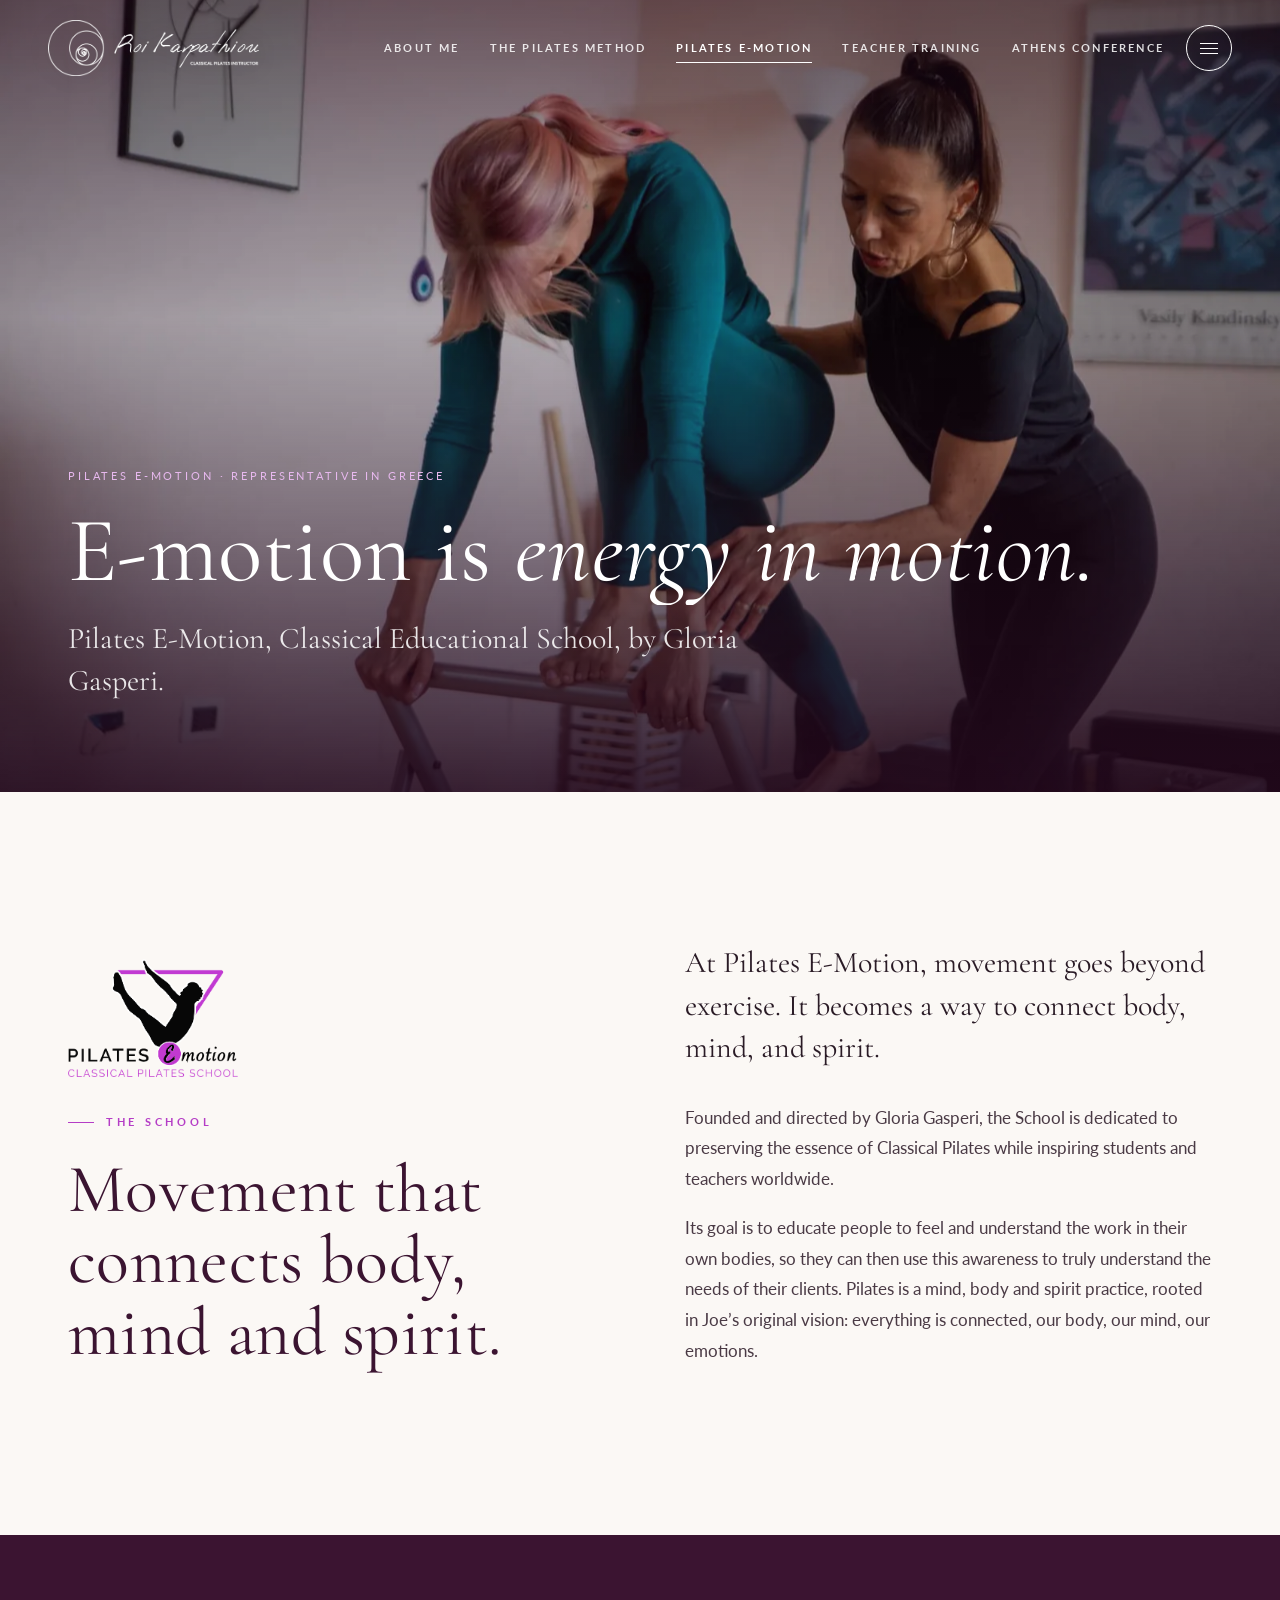
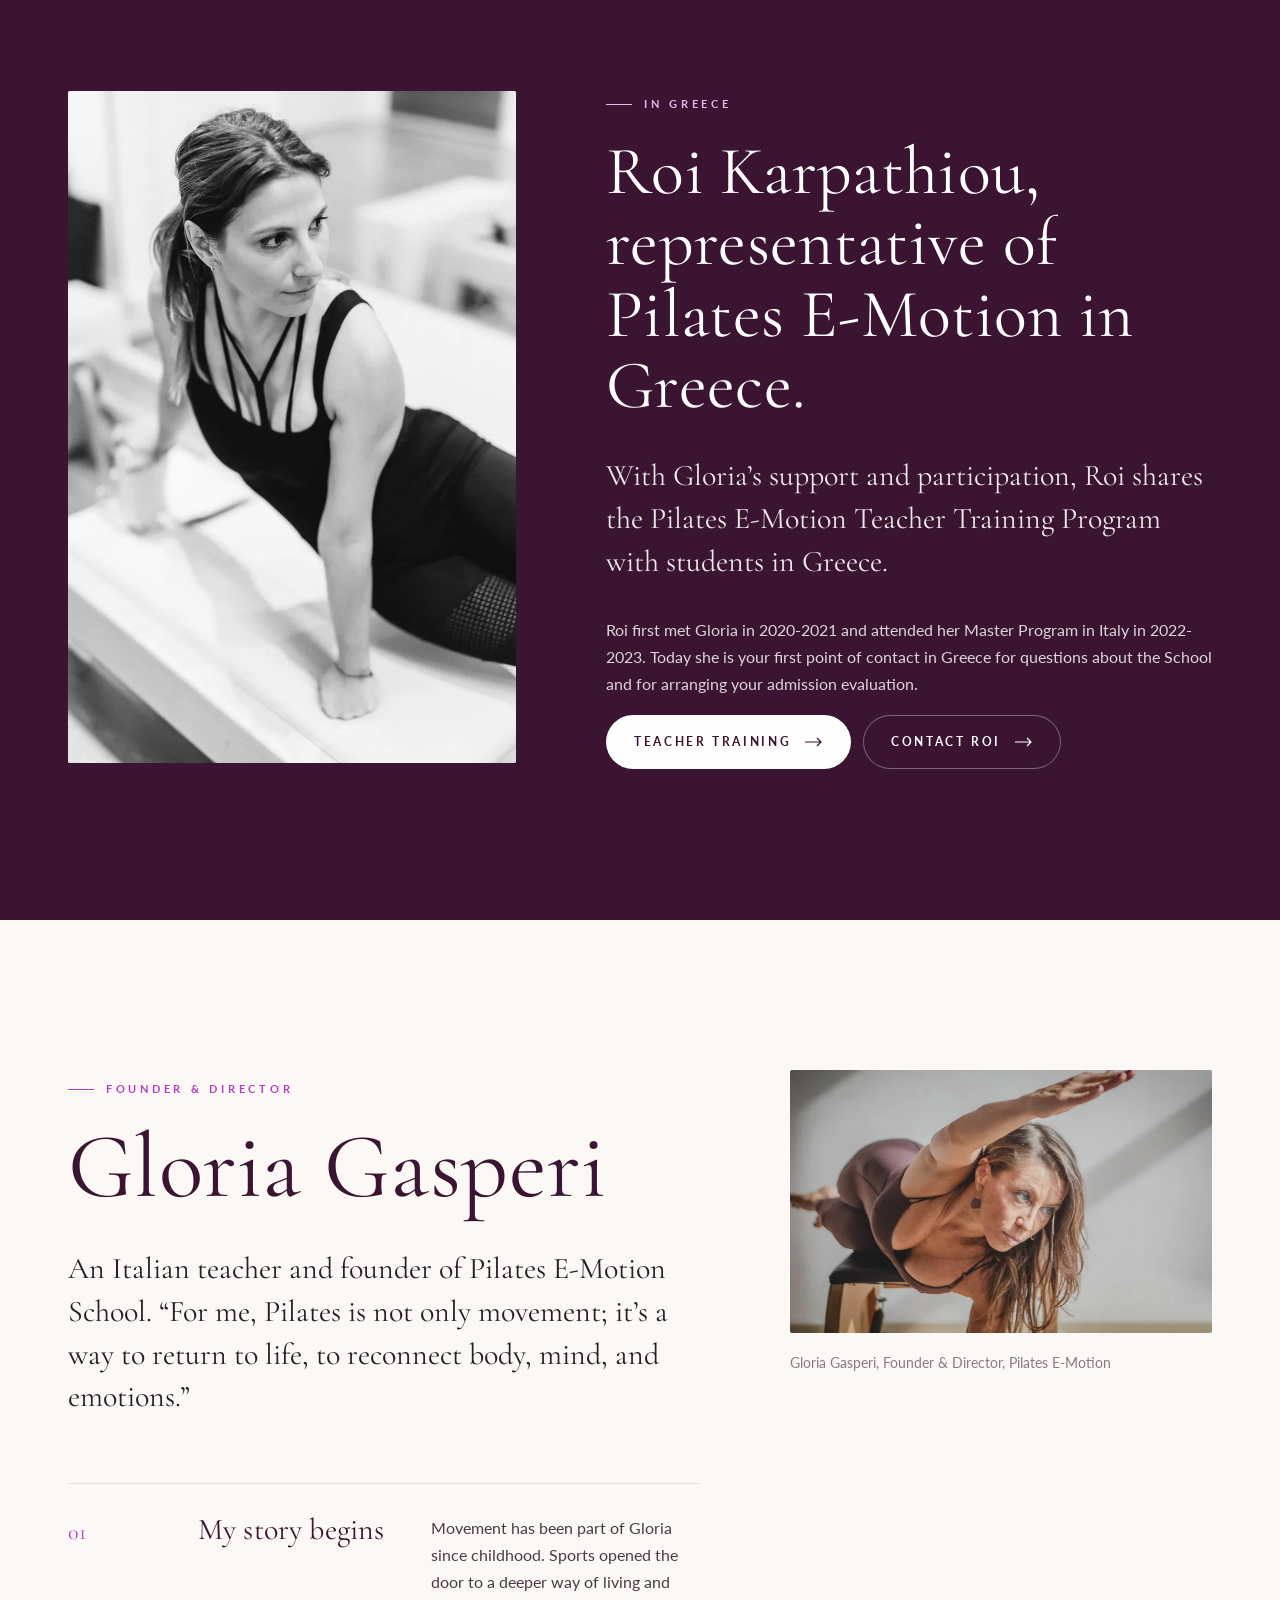
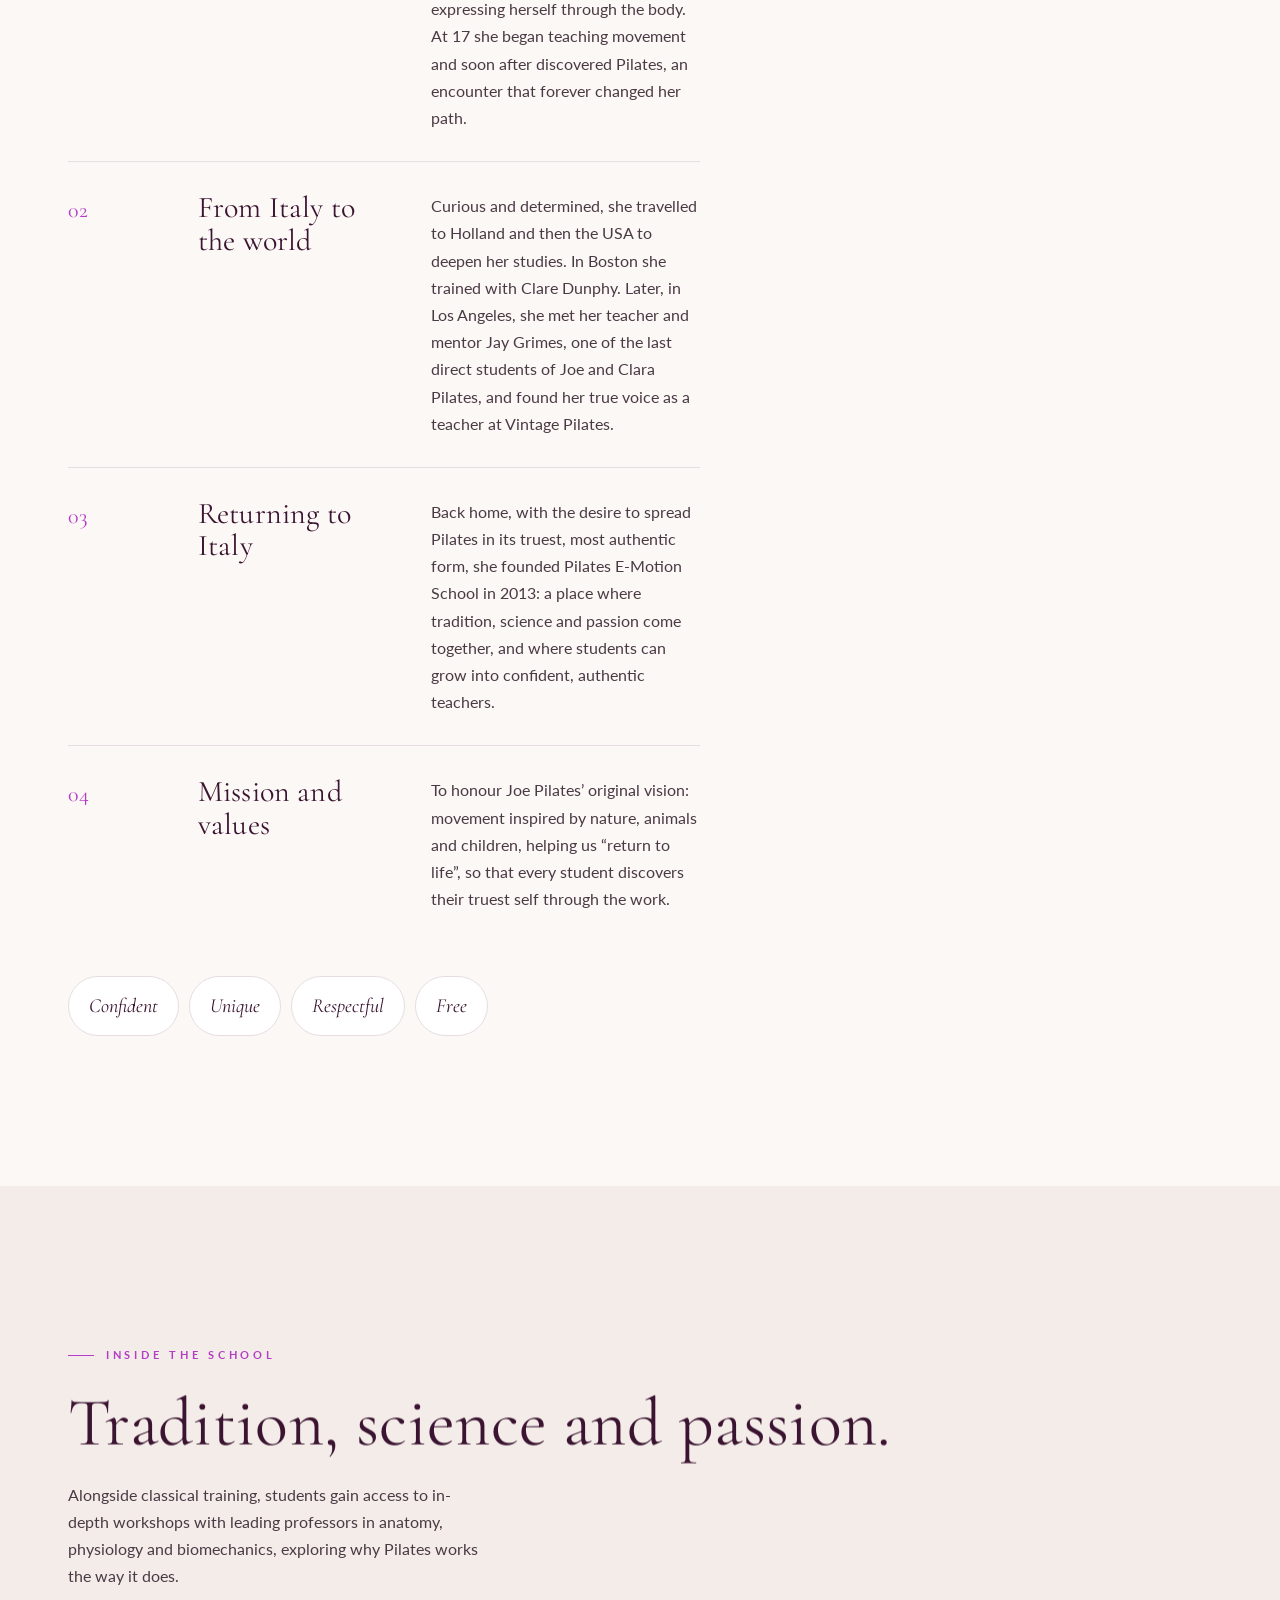
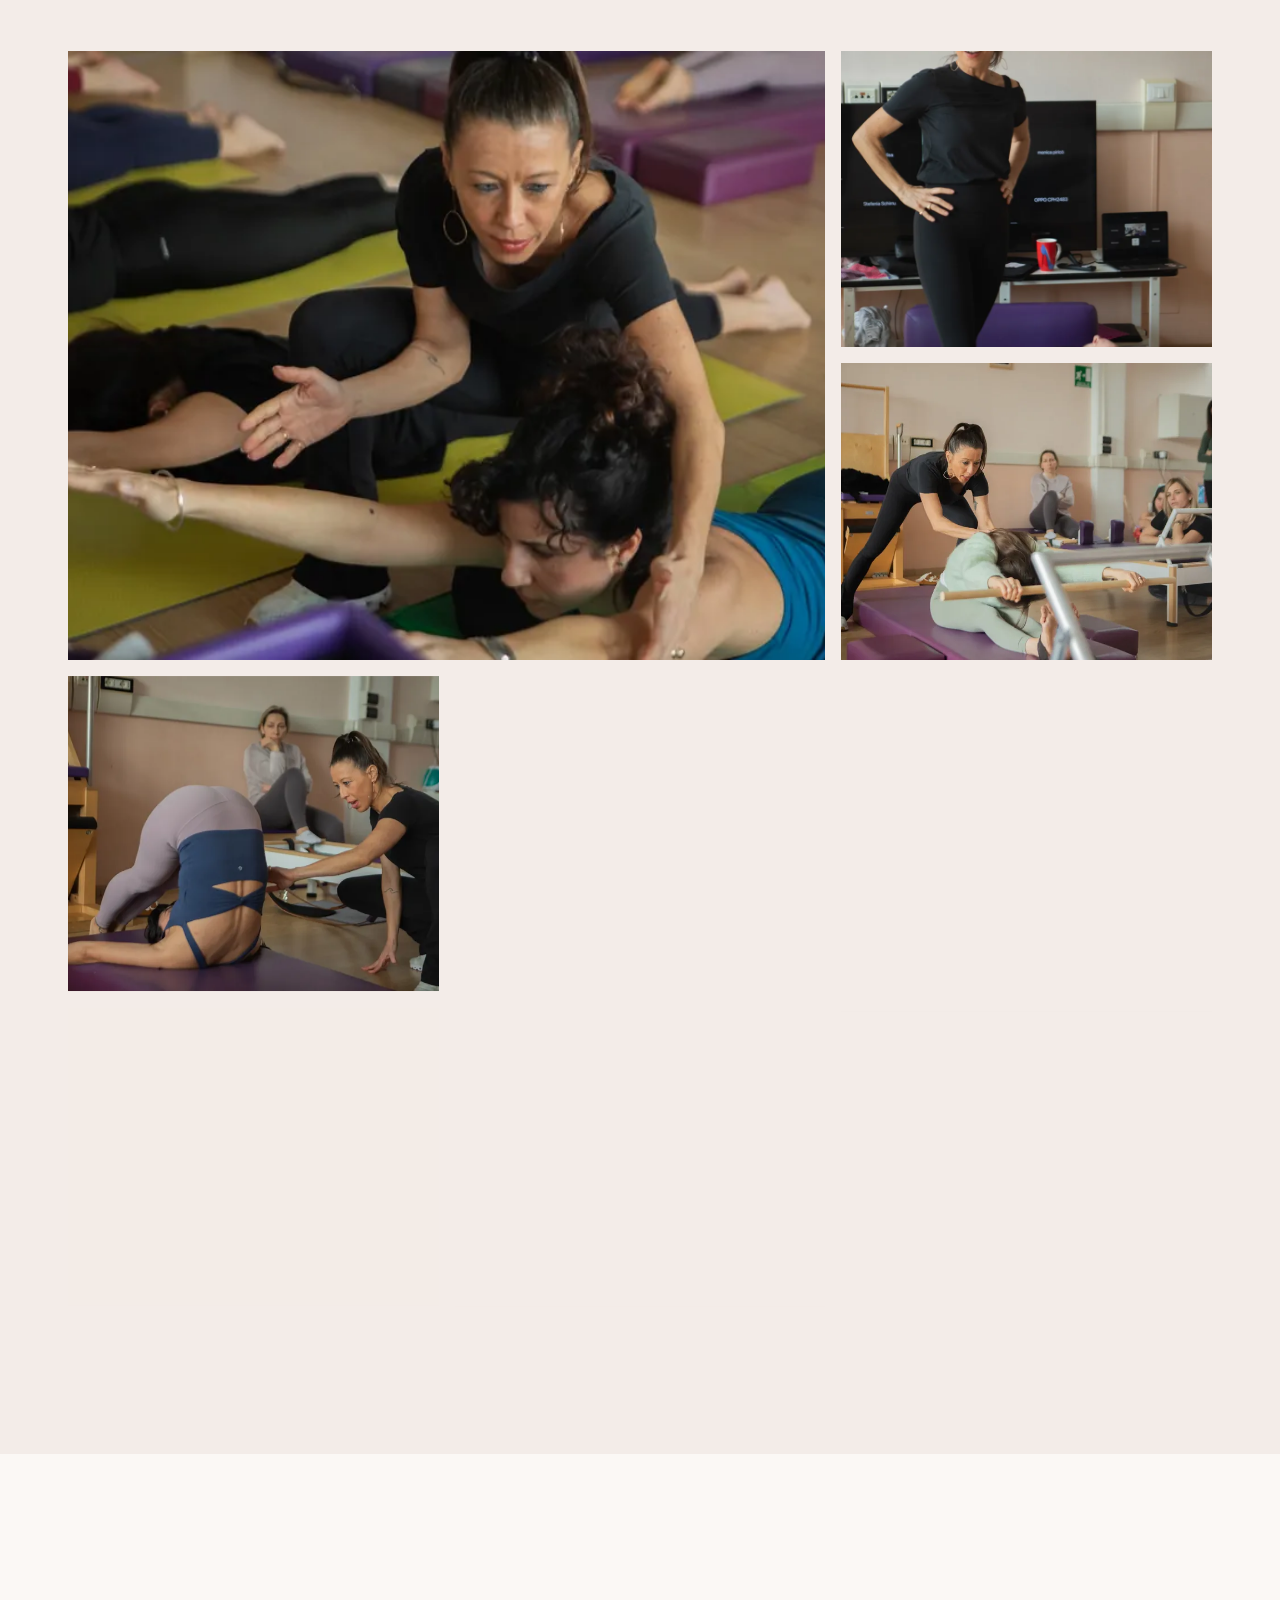
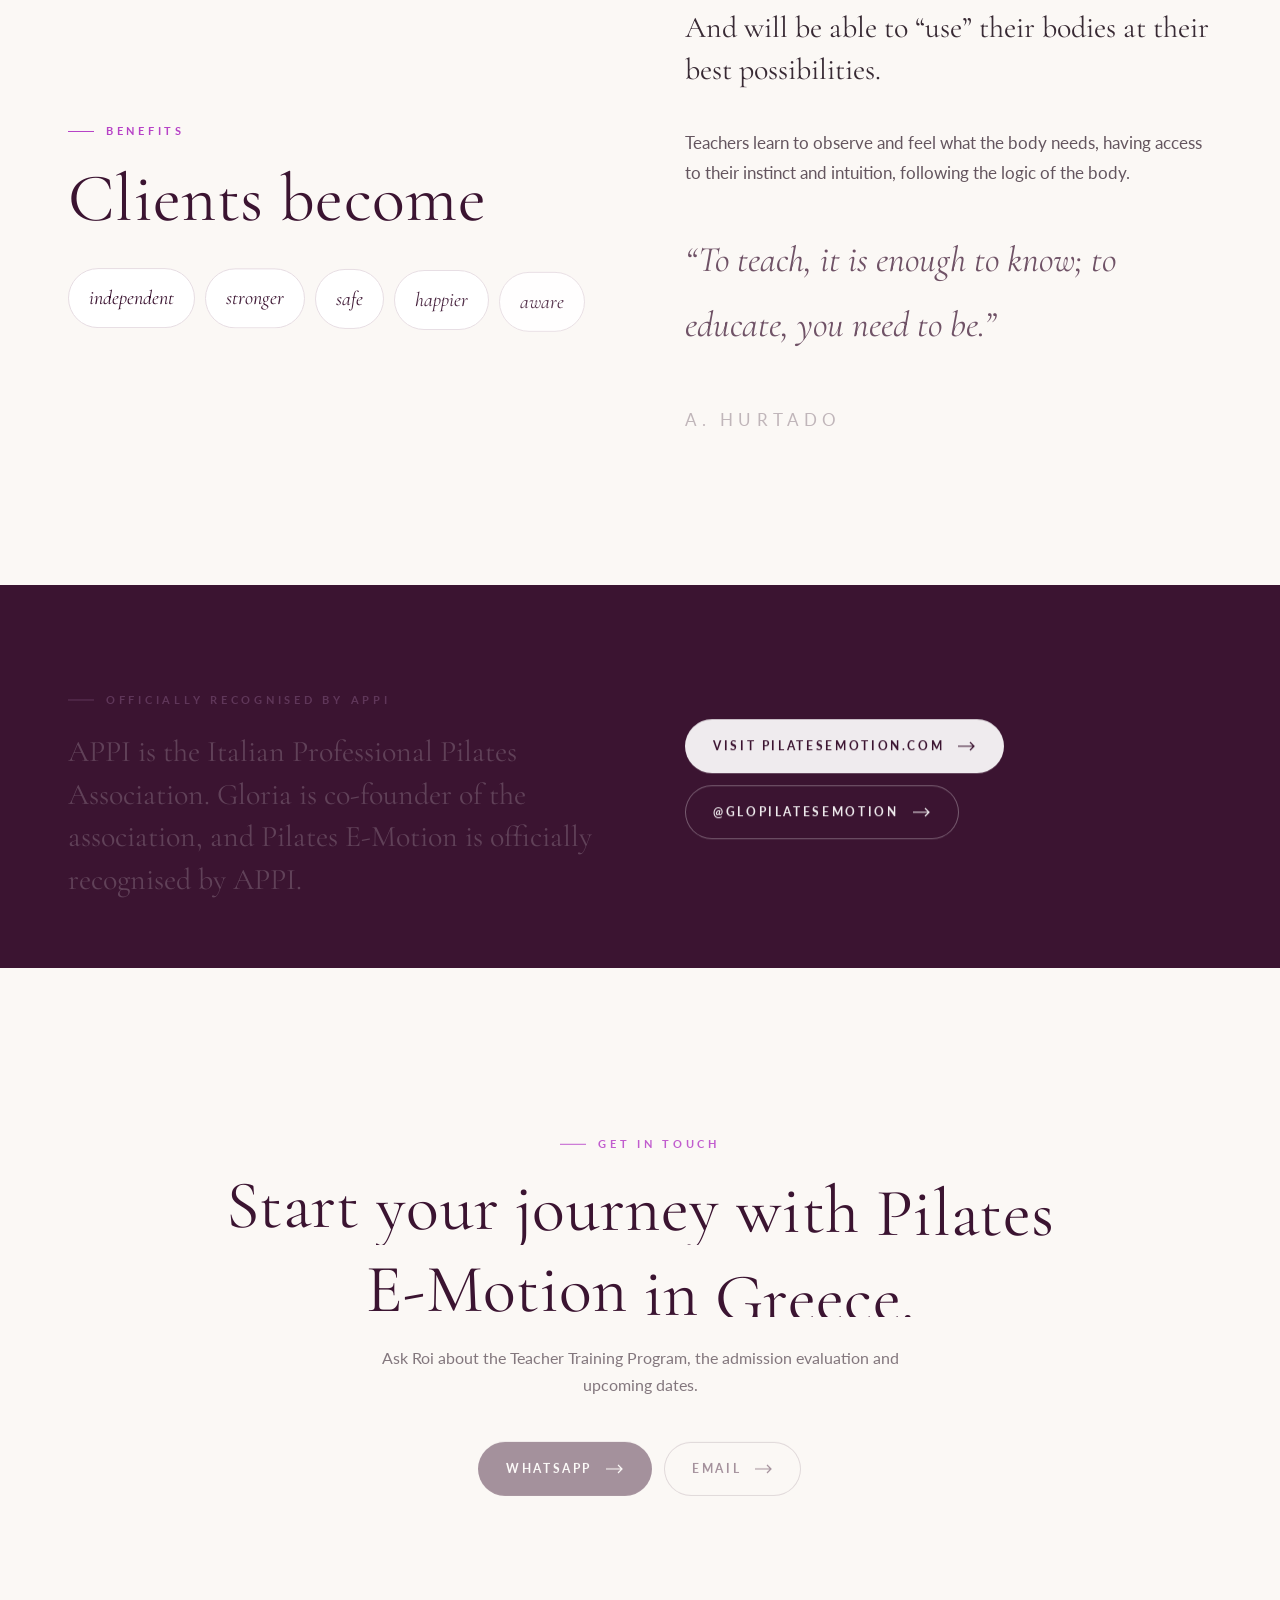
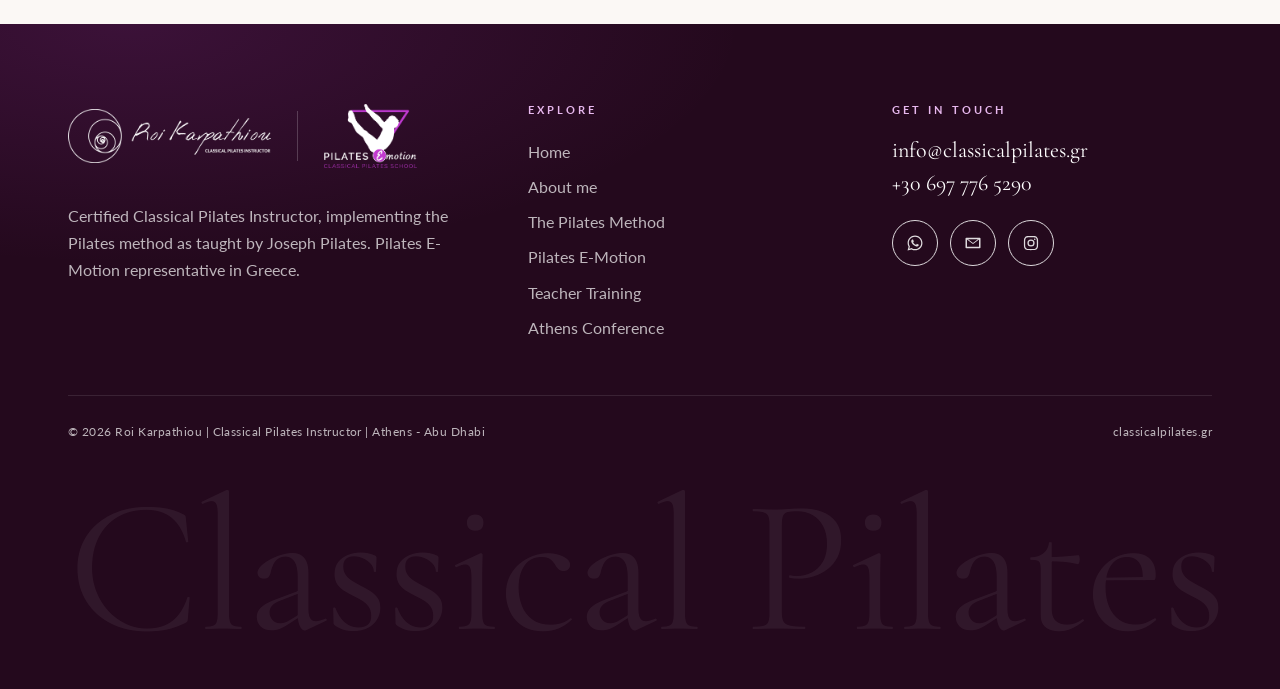
<file: pilates-emotion.html>
<!doctype html>
<html lang="en">
<head>
<meta charset="utf-8">
<meta name="viewport" content="width=device-width, initial-scale=1, viewport-fit=cover">
<title>Pilates E-Motion | Classical Educational School by Gloria Gasperi | Representative in Greece</title>
<meta name="description" content="Pilates E-Motion is the Classical Pilates School founded and directed by Gloria Gasperi. Roi Karpathiou is the School&#x27;s representative in Greece.">
<meta name="robots" content="index, follow, max-image-preview:large">
<link rel="canonical" href="https://dctabudhabi-smc.github.io/classicalpilates/pilates-emotion">
<meta name="theme-color" content="#3B1431">
<meta name="author" content="Roi Karpathiou">
<meta property="og:type" content="website">
<meta property="og:site_name" content="Roi Karpathiou | Classical Pilates">
<meta property="og:locale" content="en_GB">
<meta property="og:url" content="https://dctabudhabi-smc.github.io/classicalpilates/pilates-emotion">
<meta property="og:title" content="Pilates E-Motion | Classical Educational School by Gloria Gasperi | Representative in Greece">
<meta property="og:description" content="Pilates E-Motion is the Classical Pilates School founded and directed by Gloria Gasperi. Roi Karpathiou is the School&#x27;s representative in Greece.">
<meta property="og:image" content="https://dctabudhabi-smc.github.io/classicalpilates/assets/img/og-pilates-emotion.jpg">
<meta property="og:image:width" content="1200">
<meta property="og:image:height" content="630">
<meta property="og:image:alt" content="Pilates E-Motion | Classical Educational School by Gloria Gasperi | Representative in Greece">
<meta name="twitter:card" content="summary_large_image">
<meta name="twitter:title" content="Pilates E-Motion | Classical Educational School by Gloria Gasperi | Representative in Greece">
<meta name="twitter:description" content="Pilates E-Motion is the Classical Pilates School founded and directed by Gloria Gasperi. Roi Karpathiou is the School&#x27;s representative in Greece.">
<meta name="twitter:image" content="https://dctabudhabi-smc.github.io/classicalpilates/assets/img/og-pilates-emotion.jpg">
<link rel="icon" href="favicon.ico">
<link rel="preconnect" href="https://fonts.googleapis.com">
<link rel="preconnect" href="https://fonts.gstatic.com" crossorigin>
<link href="https://fonts.googleapis.com/css2?family=Cormorant+Garamond:ital,wght@0,400;0,500;1,400;1,500&family=Lato:wght@400;700&display=swap" rel="stylesheet">
<link rel="preload" as="image" href="assets/img/pe-mg-0777-800.webp" imagesrcset="assets/img/pe-mg-0777-800.webp 800w, assets/img/pe-mg-0777.webp 1600w" imagesizes="100vw">
<link rel="stylesheet" href="assets/css/site.css">
<script>(function(){var l=location,p=l.pathname,n=p.replace(/\/index\.html$/,'/').replace(/\.html$/,'');if(n!==p&&l.protocol.indexOf('http')===0)history.replaceState(null,'',n+l.search+l.hash);})();document.documentElement.classList.add('js');if(window.matchMedia('(hover: none), (pointer: coarse)').matches)document.documentElement.classList.add('touch');if(!window.matchMedia('(prefers-reduced-motion: reduce)').matches)document.documentElement.classList.add('motion');</script>
<!-- Google Tag Manager -->
<script>(function(w,d,s,l,i){w[l]=w[l]||[];w[l].push({'gtm.start':new Date().getTime(),event:'gtm.js'});var f=d.getElementsByTagName(s)[0],j=d.createElement(s),dl=l!='dataLayer'?'&l='+l:'';j.async=true;j.src='https://www.googletagmanager.com/gtm.js?id='+i+dl;f.parentNode.insertBefore(j,f);})(window,document,'script','dataLayer','GTM-KKJ4MVG');</script>
<!-- End Google Tag Manager -->

</head>
<body>
<noscript><iframe src="https://www.googletagmanager.com/ns.html?id=GTM-KKJ4MVG" height="0" width="0" style="display:none;visibility:hidden"></iframe></noscript>
<a class="sr-only" href="#main">Skip to content</a>
<div class="progress" aria-hidden="true"></div>
<header class="nav">
  <a class="nav__logo" href="./" aria-label="Roi Karpathiou, home">
    <img class="logo-light" src="assets/img/logo-roi-white.png" alt="Roi Karpathiou, Classical Pilates Instructor" width="2016" height="535">
    <img class="logo-dark" src="assets/img/logo-roi-black.png" alt="" width="2016" height="535">
  </a>
  <div class="nav__right">
    <nav class="nav__links" aria-label="Main"><a href="about-me">About me</a><a href="about-pilates-method">The Pilates Method</a><a href="pilates-emotion" aria-current="page">Pilates E-Motion</a><a href="teacher-training">Teacher Training</a><a href="athens-classical-pilates-conference">Athens Conference</a></nav>
    <button class="burger" aria-label="Open menu" aria-expanded="false" aria-controls="menu"><span></span></button>
  </div>
</header>
<div class="menu" id="menu" aria-hidden="true">
  <ul class="menu__list"><li><a href="./"><small>01</small><span class="menu__t">Home</span><span class="menu__d">Classical Pilates Teacher Trainer</span></a></li><li><a href="about-me"><small>02</small><span class="menu__t">About me</span><span class="menu__d">My story, from dance to the method</span></a></li><li><a href="about-pilates-method"><small>03</small><span class="menu__t">The Pilates Method</span><span class="menu__d">Contrology and the classical repertoire</span></a></li><li><a href="pilates-emotion" aria-current="page"><small>04</small><span class="menu__t">Pilates E-Motion</span><span class="menu__d">The School and Gloria Gasperi</span></a></li><li><a href="teacher-training"><small>05</small><span class="menu__t">Teacher Training</span><span class="menu__d">Weekend and intensive formats</span></a></li><li><a href="athens-classical-pilates-conference"><small>06</small><span class="menu__t">Athens Conference</span><span class="menu__d">Athens, 14-16 June 2024</span></a></li></ul>
  <div class="menu__foot">
    <div class="menu__badge"><img src="assets/img/logo-pilates-emotion-white.png" alt="Pilates E-Motion" width="451" height="313"><span>Pilates E-Motion<br>representative in Greece</span></div>
    <div class="social "><a href="https://wa.me/306977765290" aria-label="WhatsApp Roi Karpathiou" target="_blank" rel="noopener"><svg viewBox="0 0 24 24" aria-hidden="true"><path d="M12.04 2C6.58 2 2.13 6.45 2.13 11.91c0 1.75.46 3.45 1.32 4.95L2.05 22l5.25-1.38a9.9 9.9 0 0 0 4.74 1.21c5.46 0 9.91-4.45 9.91-9.91S17.5 2 12.04 2Zm0 18.15c-1.48 0-2.93-.4-4.2-1.15l-.3-.18-3.12.82.83-3.04-.2-.31a8.2 8.2 0 0 1-1.26-4.38c0-4.54 3.7-8.24 8.25-8.24 4.54 0 8.24 3.7 8.24 8.24 0 4.55-3.7 8.24-8.24 8.24Zm4.52-6.16c-.25-.12-1.47-.72-1.69-.81-.23-.08-.39-.12-.56.13-.16.25-.64.81-.79.97-.14.17-.29.19-.54.06-.25-.12-1.05-.39-1.99-1.23-.74-.66-1.23-1.47-1.38-1.72-.14-.25-.02-.38.11-.51.11-.11.25-.29.37-.43.13-.15.17-.25.25-.42.08-.17.04-.31-.02-.43-.06-.13-.56-1.35-.77-1.85-.2-.48-.41-.42-.56-.43h-.48c-.17 0-.43.06-.66.31-.22.25-.86.85-.86 2.07 0 1.22.89 2.4 1.01 2.56.12.17 1.75 2.67 4.23 3.74.59.26 1.05.41 1.41.52.59.19 1.13.16 1.56.1.48-.07 1.47-.6 1.67-1.18.21-.58.21-1.07.14-1.18-.06-.1-.22-.16-.47-.28Z"/></svg></a><a href="mailto:info@classicalpilates.gr" aria-label="Email Roi Karpathiou"><svg viewBox="0 0 24 24" aria-hidden="true"><path d="M3 5h18a1 1 0 0 1 1 1v12a1 1 0 0 1-1 1H3a1 1 0 0 1-1-1V6a1 1 0 0 1 1-1Zm1 2.3V17h16V7.3l-7.4 5.6a1 1 0 0 1-1.2 0L4 7.3ZM5.4 7l6.6 5 6.6-5H5.4Z"/></svg></a><a href="https://www.instagram.com/roi_karpathiou/" aria-label="Roi Karpathiou on Instagram" target="_blank" rel="noopener"><svg viewBox="0 0 24 24" aria-hidden="true"><path d="M12 7.2a4.8 4.8 0 1 0 0 9.6 4.8 4.8 0 0 0 0-9.6Zm0 7.9a3.1 3.1 0 1 1 0-6.2 3.1 3.1 0 0 1 0 6.2Zm6.1-8.1a1.1 1.1 0 1 1-2.2 0 1.1 1.1 0 0 1 2.2 0ZM21.4 8.1c-.06-1.5-.4-2.83-1.5-3.93-1.1-1.1-2.43-1.44-3.93-1.5C14.43 2.6 9.57 2.6 8.03 2.67c-1.5.07-2.83.41-3.93 1.5-1.1 1.1-1.44 2.43-1.5 3.93-.08 1.55-.08 6.4 0 7.95.06 1.5.4 2.83 1.5 3.93 1.1 1.1 2.43 1.44 3.93 1.5 1.55.09 6.4.09 7.95 0 1.5-.06 2.83-.4 3.93-1.5 1.1-1.1 1.44-2.43 1.5-3.93.09-1.55.09-6.4 0-7.95Zm-2 9.6a3.2 3.2 0 0 1-1.8 1.8c-1.25.5-4.2.38-5.6.38-1.37 0-4.34.11-5.58-.38a3.2 3.2 0 0 1-1.8-1.8c-.5-1.24-.38-4.2-.38-5.58 0-1.38-.11-4.34.38-5.58a3.2 3.2 0 0 1 1.8-1.8c1.24-.5 4.2-.38 5.58-.38 1.38 0 4.34-.12 5.6.38a3.2 3.2 0 0 1 1.8 1.8c.49 1.24.37 4.2.37 5.58 0 1.38.12 4.34-.38 5.58Z"/></svg></a></div>
  </div>
</div>
<main id="main">
<section class="phero">
  <div class="phero__media"><img src="assets/img/pe-mg-0777.webp" srcset="assets/img/pe-mg-0777-800.webp 800w, assets/img/pe-mg-0777.webp 1600w" sizes="100vw" width="1600" height="1067" alt="Teaching at Pilates E-Motion" fetchpriority="high" decoding="async"></div>
  <div class="wrap">
    <span class="breadcrumb" data-reveal>Pilates E-Motion &middot; Representative in Greece</span>
    <h1 class="h1" data-split>E-motion is <em class="italic">energy in motion.</em></h1>
    <p class="lead" data-reveal>Pilates E-Motion, Classical Educational School, by Gloria Gasperi.</p>
  </div>
</section>

<section class="section">
  <div class="wrap split">
    <div>
      <img class="emotion__logo" src="assets/img/logo-pilates-emotion.png" alt="Pilates E-Motion" width="451" height="313" loading="lazy" data-reveal>
      <span class="eyebrow" data-reveal>The School</span>
      <h2 class="h2" data-split>Movement that connects body, mind and spirit.</h2>
    </div>
    <div class="prose">
      <p class="lead" data-reveal>At Pilates E-Motion, movement goes beyond exercise. It becomes a way to connect body, mind, and spirit.</p>
      <p data-reveal>Founded and directed by Gloria Gasperi, the School is dedicated to preserving the essence of Classical Pilates while inspiring students and teachers worldwide.</p>
      <p data-reveal>Its goal is to educate people to feel and understand the work in their own bodies, so they can then use this awareness to truly understand the needs of their clients. Pilates is a mind, body and spirit practice, rooted in Joe&rsquo;s original vision: everything is connected, our body, our mind, our emotions.</p>
    </div>
  </div>
</section>

<section class="section dark">
  <div class="wrap split split--4060">
    <div class="frame frame--port" data-img><img src="assets/img/roi-portrait.webp" srcset="assets/img/roi-portrait-800.webp 800w, assets/img/roi-portrait.webp 1600w" sizes="(min-width: 900px) 40vw, 90vw" width="1000" height="1500" alt="Roi Karpathiou" loading="lazy" decoding="async"></div>
    <div>
      <span class="eyebrow" data-reveal>In Greece</span>
      <h2 class="h2" data-split>Roi Karpathiou, representative of Pilates E-Motion in Greece.</h2>
      <p class="lead mt-m" data-reveal>With Gloria&rsquo;s support and participation, Roi shares the Pilates E-Motion Teacher Training Program with students in Greece.</p>
      <p data-reveal>Roi first met Gloria in 2020-2021 and attended her Master Program in Italy in 2022-2023. Today she is your first point of contact in Greece for questions about the School and for arranging your admission evaluation.</p>
      <div class="cta__btns" style="justify-content:flex-start" data-reveal><a class="btn btn--light" href="teacher-training">Teacher training <svg class="arr" viewBox="0 0 18 10" aria-hidden="true"><path d="M0 5h16M12 1l4 4-4 4" fill="none" stroke="currentColor" stroke-width="1.2"/></svg></a><a class="btn btn--ghost" href="mailto:info@classicalpilates.gr">Contact Roi <svg class="arr" viewBox="0 0 18 10" aria-hidden="true"><path d="M0 5h16M12 1l4 4-4 4" fill="none" stroke="currentColor" stroke-width="1.2"/></svg></a></div>
    </div>
  </div>
</section>

<section class="section">
  <div class="wrap split split--6040" style="align-items:start">
    <div>
      <span class="eyebrow" data-reveal>Founder &amp; Director</span>
      <h2 class="h1" data-split>Gloria Gasperi</h2>
      <p class="lead mt-m" data-reveal>An Italian teacher and founder of Pilates E-Motion School. &ldquo;For me, Pilates is not only movement; it&rsquo;s a way to return to life, to reconnect body, mind, and emotions.&rdquo;</p>
      <div class="frame frame--wide only-m mt-m" data-img><img src="assets/img/trainer-gloria.webp" srcset="assets/img/trainer-gloria-800.webp 800w, assets/img/trainer-gloria.webp 1600w" sizes="100vw" width="1200" height="800" alt="Gloria Gasperi teaching" loading="lazy" decoding="async"></div>
      <div class="mt-l">
        <div class="feature" data-reveal><span class="feature__n">01</span><h3>My story begins</h3><p>Movement has been part of Gloria since childhood. Sports opened the door to a deeper way of living and expressing herself through the body. At 17 she began teaching movement and soon after discovered Pilates, an encounter that forever changed her path.</p></div>
        <div class="feature" data-reveal><span class="feature__n">02</span><h3>From Italy to the world</h3><p>Curious and determined, she travelled to Holland and then the USA to deepen her studies. In Boston she trained with Clare Dunphy. Later, in Los Angeles, she met her teacher and mentor Jay Grimes, one of the last direct students of Joe and Clara Pilates, and found her true voice as a teacher at Vintage Pilates.</p></div>
        <div class="feature" data-reveal><span class="feature__n">03</span><h3>Returning to Italy</h3><p>Back home, with the desire to spread Pilates in its truest, most authentic form, she founded Pilates E-Motion School in 2013: a place where tradition, science and passion come together, and where students can grow into confident, authentic teachers.</p></div>
        <div class="feature" data-reveal><span class="feature__n">04</span><h3>Mission and values</h3><p>To honour Joe Pilates&rsquo; original vision: movement inspired by nature, animals and children, helping us &ldquo;return to life&rdquo;, so that every student discovers their truest self through the work.</p></div>
      </div>
      <div class="pills mt-m" data-stagger><span class="pill">Confident</span><span class="pill">Unique</span><span class="pill">Respectful</span><span class="pill">Free</span></div>
    </div>
    <div class="sticky-d only-d">
      <div class="frame frame--wide" data-img><img src="assets/img/trainer-gloria.webp" srcset="assets/img/trainer-gloria-800.webp 800w, assets/img/trainer-gloria.webp 1600w" sizes="(min-width: 900px) 35vw, 90vw" width="1200" height="800" alt="Gloria Gasperi teaching" loading="lazy" decoding="async"></div>
      <p class="small muted mt-s" data-reveal>Gloria Gasperi, Founder &amp; Director, Pilates E-Motion</p>
    </div>
  </div>
</section>

<section class="section sand">
  <div class="wrap">
    <div class="head-row">
      <div><span class="eyebrow" data-reveal>Inside the School</span><h2 class="h2" data-split>Tradition, science and passion.</h2></div>
      <p style="max-width:420px" data-reveal>Alongside classical training, students gain access to in-depth workshops with leading professors in anatomy, physiology and biomechanics, exploring why Pilates works the way it does.</p>
    </div>
    <div class="tgrid" data-stagger><a class="tg-1" href="assets/img/pe-mg-0332.webp" data-lightbox="pe"><img src="assets/img/pe-mg-0332.webp" srcset="assets/img/pe-mg-0332-800.webp 800w, assets/img/pe-mg-0332.webp 1600w" sizes="(min-width: 900px) 33vw, 50vw" width="1600" height="1067" alt="Pilates E-Motion training" loading="lazy" decoding="async"></a><a class="tg-2" href="assets/img/pe-mg-0536.webp" data-lightbox="pe"><img src="assets/img/pe-mg-0536.webp" srcset="assets/img/pe-mg-0536-800.webp 800w, assets/img/pe-mg-0536.webp 1600w" sizes="(min-width: 900px) 33vw, 50vw" width="1600" height="2400" alt="Pilates E-Motion training" loading="lazy" decoding="async"></a><a class="tg-3" href="assets/img/pe-mg-0399.webp" data-lightbox="pe"><img src="assets/img/pe-mg-0399.webp" srcset="assets/img/pe-mg-0399-800.webp 800w, assets/img/pe-mg-0399.webp 1600w" sizes="(min-width: 900px) 33vw, 50vw" width="1600" height="1067" alt="Pilates E-Motion training" loading="lazy" decoding="async"></a><a class="tg-4" href="assets/img/pe-mg-0372.webp" data-lightbox="pe"><img src="assets/img/pe-mg-0372.webp" srcset="assets/img/pe-mg-0372-800.webp 800w, assets/img/pe-mg-0372.webp 1600w" sizes="(min-width: 900px) 33vw, 50vw" width="1600" height="1067" alt="Pilates E-Motion training" loading="lazy" decoding="async"></a><a class="tg-5" href="assets/img/pe-img-0920.webp" data-lightbox="pe"><img src="assets/img/pe-img-0920.webp" srcset="assets/img/pe-img-0920-800.webp 800w, assets/img/pe-img-0920.webp 1600w" sizes="(min-width: 900px) 33vw, 50vw" width="1600" height="2400" alt="Pilates E-Motion training" loading="lazy" decoding="async"></a><a class="tg-6" href="assets/img/pe-mg-0529.webp" data-lightbox="pe"><img src="assets/img/pe-mg-0529.webp" srcset="assets/img/pe-mg-0529-800.webp 800w, assets/img/pe-mg-0529.webp 1600w" sizes="(min-width: 900px) 33vw, 50vw" width="1600" height="1067" alt="Pilates E-Motion training" loading="lazy" decoding="async"></a><a class="tg-7" href="assets/img/pe-mg-0717.webp" data-lightbox="pe"><img src="assets/img/pe-mg-0717.webp" srcset="assets/img/pe-mg-0717-800.webp 800w, assets/img/pe-mg-0717.webp 1600w" sizes="(min-width: 900px) 33vw, 50vw" width="1600" height="1067" alt="Pilates E-Motion training" loading="lazy" decoding="async"></a><a class="tg-8" href="assets/img/pe-mg-0551.webp" data-lightbox="pe"><img src="assets/img/pe-mg-0551.webp" srcset="assets/img/pe-mg-0551-800.webp 800w, assets/img/pe-mg-0551.webp 1600w" sizes="(min-width: 900px) 33vw, 50vw" width="1600" height="1067" alt="Pilates E-Motion training" loading="lazy" decoding="async"></a><a class="tg-9" href="assets/img/pe-poznan4-e1757510169239.webp" data-lightbox="pe"><img src="assets/img/pe-poznan4-e1757510169239.webp" srcset="assets/img/pe-poznan4-e1757510169239-800.webp 800w, assets/img/pe-poznan4-e1757510169239.webp 1600w" sizes="(min-width: 900px) 33vw, 50vw" width="1214" height="800" alt="Pilates E-Motion training" loading="lazy" decoding="async"></a></div>
  </div>
</section>

<section class="section">
  <div class="wrap split">
    <div>
      <span class="eyebrow" data-reveal>Benefits</span>
      <h2 class="h2" data-split>Clients become</h2>
      <div class="pills mt-m" data-stagger><span class="pill">independent</span><span class="pill">stronger</span><span class="pill">safe</span><span class="pill">happier</span><span class="pill">aware</span></div>
    </div>
    <div class="prose">
      <p class="lead" data-reveal>And will be able to &ldquo;use&rdquo; their bodies at their best possibilities.</p>
      <p data-reveal>Teachers learn to observe and feel what the body needs, having access to their instinct and intuition, following the logic of the body.</p>
      <p class="quote mt-m" style="font-size:clamp(24px,5vw,36px)" data-reveal>&ldquo;To teach, it is enough to know; to educate, you need to be.&rdquo;</p>
      <p class="quote-by" data-reveal>A. Hurtado</p>
    </div>
  </div>
</section>

<section class="section dark section--tight">
  <div class="wrap split">
    <div data-reveal>
      <span class="eyebrow">Officially recognised by APPI</span>
      <p class="lead">APPI is the Italian Professional Pilates Association. Gloria is co-founder of the association, and Pilates E-Motion is officially recognised by APPI.</p>
    </div>
    <div class="cta__btns" style="justify-content:flex-start" data-reveal>
      <a class="btn btn--light" href="https://pilatesemotion.com/" target="_blank" rel="noopener">Visit pilatesemotion.com <svg class="arr" viewBox="0 0 18 10" aria-hidden="true"><path d="M0 5h16M12 1l4 4-4 4" fill="none" stroke="currentColor" stroke-width="1.2"/></svg></a>
      <a class="btn btn--ghost" href="https://www.instagram.com/glopilatesemotion/" target="_blank" rel="noopener">@glopilatesemotion <svg class="arr" viewBox="0 0 18 10" aria-hidden="true"><path d="M0 5h16M12 1l4 4-4 4" fill="none" stroke="currentColor" stroke-width="1.2"/></svg></a>
    </div>
  </div>
</section>

<section class="section cta">
  <div class="wrap">
    <span class="eyebrow" data-reveal>Get in touch</span>
    <h2 class="h2" data-split>Start your journey with Pilates E-Motion in Greece.</h2>
    <p class="mt-s" data-reveal>Ask Roi about the Teacher Training Program, the admission evaluation and upcoming dates.</p>
    <div class="cta__btns" data-reveal>
      <a class="btn " href="https://wa.me/306977765290" target="_blank" rel="noopener">WhatsApp <svg class="arr" viewBox="0 0 18 10" aria-hidden="true"><path d="M0 5h16M12 1l4 4-4 4" fill="none" stroke="currentColor" stroke-width="1.2"/></svg></a>
      <a class="btn btn--ghost" href="mailto:info@classicalpilates.gr">Email <svg class="arr" viewBox="0 0 18 10" aria-hidden="true"><path d="M0 5h16M12 1l4 4-4 4" fill="none" stroke="currentColor" stroke-width="1.2"/></svg></a>
    </div>
  </div>
</section>

</main>
<footer class="footer">
  <div class="wrap">
    <div class="footer__top">
      <div>
        <div class="footer__logos">
          <img class="roi" src="assets/img/logo-roi-white.png" alt="Roi Karpathiou, Classical Pilates Instructor" width="2016" height="535" loading="lazy">
          <span class="div" aria-hidden="true"></span>
          <a href="https://pilatesemotion.com/" target="_blank" rel="noopener" aria-label="Pilates E-Motion"><img class="pe" src="assets/img/logo-pilates-emotion-white.png" alt="Pilates E-Motion, Classical Pilates School" width="451" height="313" loading="lazy"></a>
        </div>
        <p class="mt-m" style="max-width:420px">Certified Classical Pilates Instructor, implementing the Pilates method as taught by Joseph Pilates. Pilates E-Motion representative in Greece.</p>
      </div>
      <div>
        <h4>Explore</h4>
        <ul><li><a href="./">Home</a></li><li><a href="about-me">About me</a></li><li><a href="about-pilates-method">The Pilates Method</a></li><li><a href="pilates-emotion">Pilates E-Motion</a></li><li><a href="teacher-training">Teacher Training</a></li><li><a href="athens-classical-pilates-conference">Athens Conference</a></li></ul>
      </div>
      <div class="footer__contact">
        <h4>Get in touch</h4>
        <a href="mailto:info@classicalpilates.gr">info@classicalpilates.gr</a>
        <a href="https://wa.me/306977765290" target="_blank" rel="noopener">+30 697 776 5290</a>
        <div class="social "><a href="https://wa.me/306977765290" aria-label="WhatsApp Roi Karpathiou" target="_blank" rel="noopener"><svg viewBox="0 0 24 24" aria-hidden="true"><path d="M12.04 2C6.58 2 2.13 6.45 2.13 11.91c0 1.75.46 3.45 1.32 4.95L2.05 22l5.25-1.38a9.9 9.9 0 0 0 4.74 1.21c5.46 0 9.91-4.45 9.91-9.91S17.5 2 12.04 2Zm0 18.15c-1.48 0-2.93-.4-4.2-1.15l-.3-.18-3.12.82.83-3.04-.2-.31a8.2 8.2 0 0 1-1.26-4.38c0-4.54 3.7-8.24 8.25-8.24 4.54 0 8.24 3.7 8.24 8.24 0 4.55-3.7 8.24-8.24 8.24Zm4.52-6.16c-.25-.12-1.47-.72-1.69-.81-.23-.08-.39-.12-.56.13-.16.25-.64.81-.79.97-.14.17-.29.19-.54.06-.25-.12-1.05-.39-1.99-1.23-.74-.66-1.23-1.47-1.38-1.72-.14-.25-.02-.38.11-.51.11-.11.25-.29.37-.43.13-.15.17-.25.25-.42.08-.17.04-.31-.02-.43-.06-.13-.56-1.35-.77-1.85-.2-.48-.41-.42-.56-.43h-.48c-.17 0-.43.06-.66.31-.22.25-.86.85-.86 2.07 0 1.22.89 2.4 1.01 2.56.12.17 1.75 2.67 4.23 3.74.59.26 1.05.41 1.41.52.59.19 1.13.16 1.56.1.48-.07 1.47-.6 1.67-1.18.21-.58.21-1.07.14-1.18-.06-.1-.22-.16-.47-.28Z"/></svg></a><a href="mailto:info@classicalpilates.gr" aria-label="Email Roi Karpathiou"><svg viewBox="0 0 24 24" aria-hidden="true"><path d="M3 5h18a1 1 0 0 1 1 1v12a1 1 0 0 1-1 1H3a1 1 0 0 1-1-1V6a1 1 0 0 1 1-1Zm1 2.3V17h16V7.3l-7.4 5.6a1 1 0 0 1-1.2 0L4 7.3ZM5.4 7l6.6 5 6.6-5H5.4Z"/></svg></a><a href="https://www.instagram.com/roi_karpathiou/" aria-label="Roi Karpathiou on Instagram" target="_blank" rel="noopener"><svg viewBox="0 0 24 24" aria-hidden="true"><path d="M12 7.2a4.8 4.8 0 1 0 0 9.6 4.8 4.8 0 0 0 0-9.6Zm0 7.9a3.1 3.1 0 1 1 0-6.2 3.1 3.1 0 0 1 0 6.2Zm6.1-8.1a1.1 1.1 0 1 1-2.2 0 1.1 1.1 0 0 1 2.2 0ZM21.4 8.1c-.06-1.5-.4-2.83-1.5-3.93-1.1-1.1-2.43-1.44-3.93-1.5C14.43 2.6 9.57 2.6 8.03 2.67c-1.5.07-2.83.41-3.93 1.5-1.1 1.1-1.44 2.43-1.5 3.93-.08 1.55-.08 6.4 0 7.95.06 1.5.4 2.83 1.5 3.93 1.1 1.1 2.43 1.44 3.93 1.5 1.55.09 6.4.09 7.95 0 1.5-.06 2.83-.4 3.93-1.5 1.1-1.1 1.44-2.43 1.5-3.93.09-1.55.09-6.4 0-7.95Zm-2 9.6a3.2 3.2 0 0 1-1.8 1.8c-1.25.5-4.2.38-5.6.38-1.37 0-4.34.11-5.58-.38a3.2 3.2 0 0 1-1.8-1.8c-.5-1.24-.38-4.2-.38-5.58 0-1.38-.11-4.34.38-5.58a3.2 3.2 0 0 1 1.8-1.8c1.24-.5 4.2-.38 5.58-.38 1.38 0 4.34-.12 5.6.38a3.2 3.2 0 0 1 1.8 1.8c.49 1.24.37 4.2.37 5.58 0 1.38.12 4.34-.38 5.58Z"/></svg></a></div>
      </div>
    </div>
    <div class="footer__bottom">
      <span>&copy; <span data-year>2026</span> Roi Karpathiou | Classical Pilates Instructor | Athens - Abu Dhabi</span>
      <span>classicalpilates.gr</span>
    </div>
    <div class="footer__big" aria-hidden="true">Classical Pilates</div>
  </div>
</footer>
<script src="assets/vendor/gsap.min.js" defer></script>
<script src="assets/vendor/ScrollTrigger.min.js" defer></script>
<script src="assets/vendor/lenis.min.js" defer></script>
<script src="assets/js/site.js" defer></script>
<script>document.querySelectorAll('[data-year]').forEach(function(e){e.textContent=new Date().getFullYear()});</script>
</body>
</html>
</file>
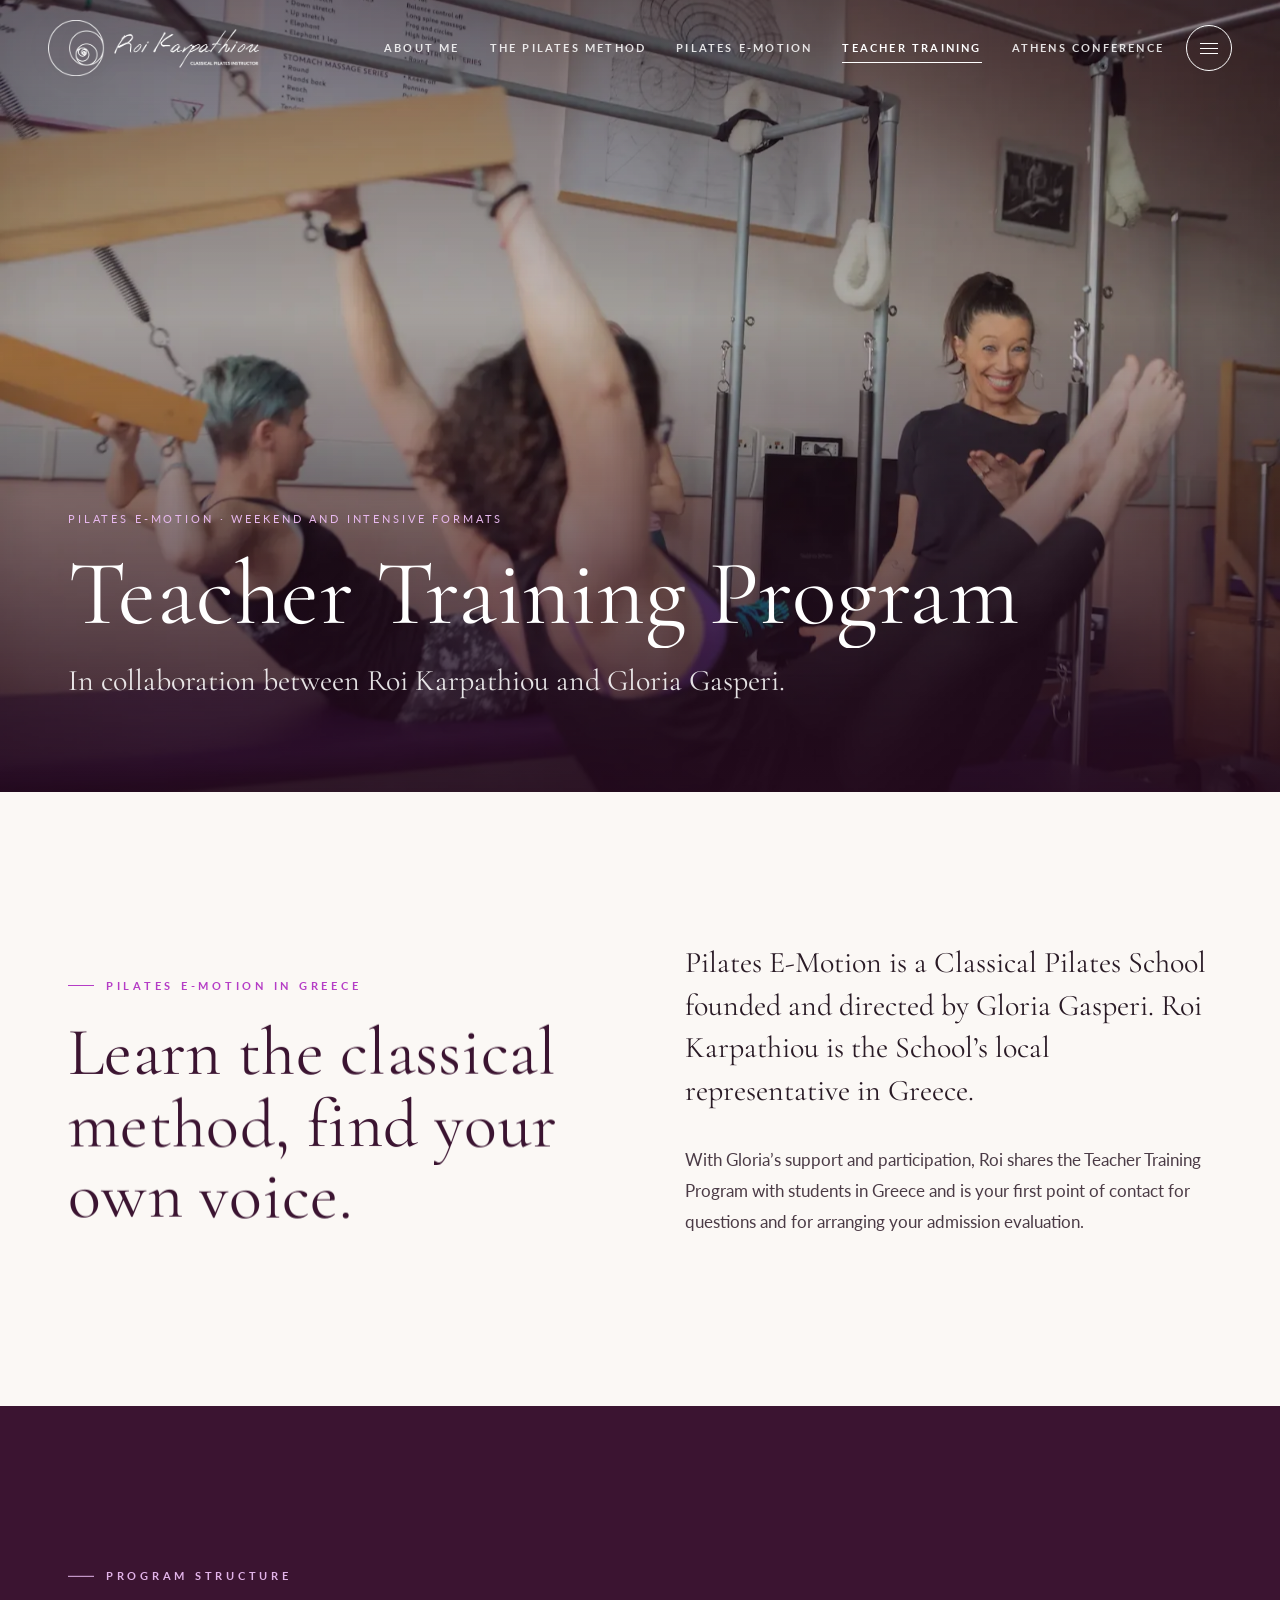
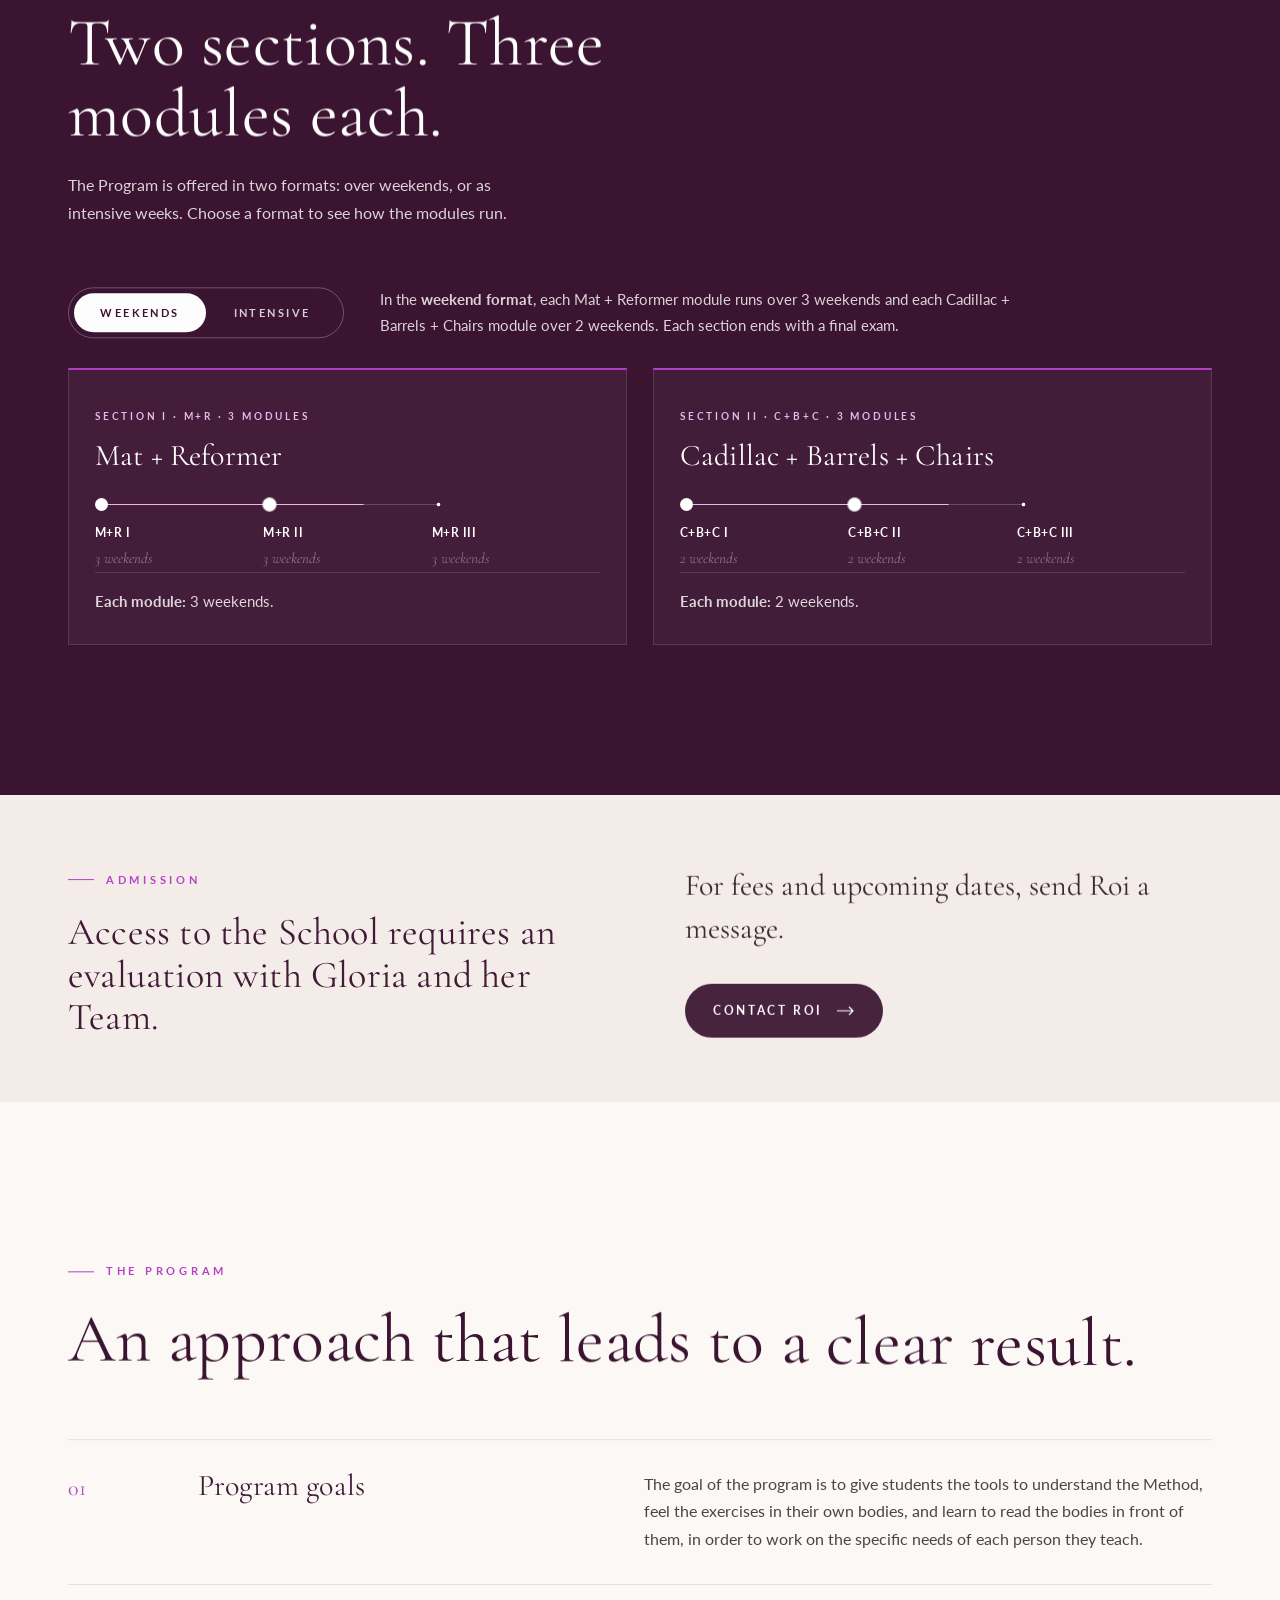
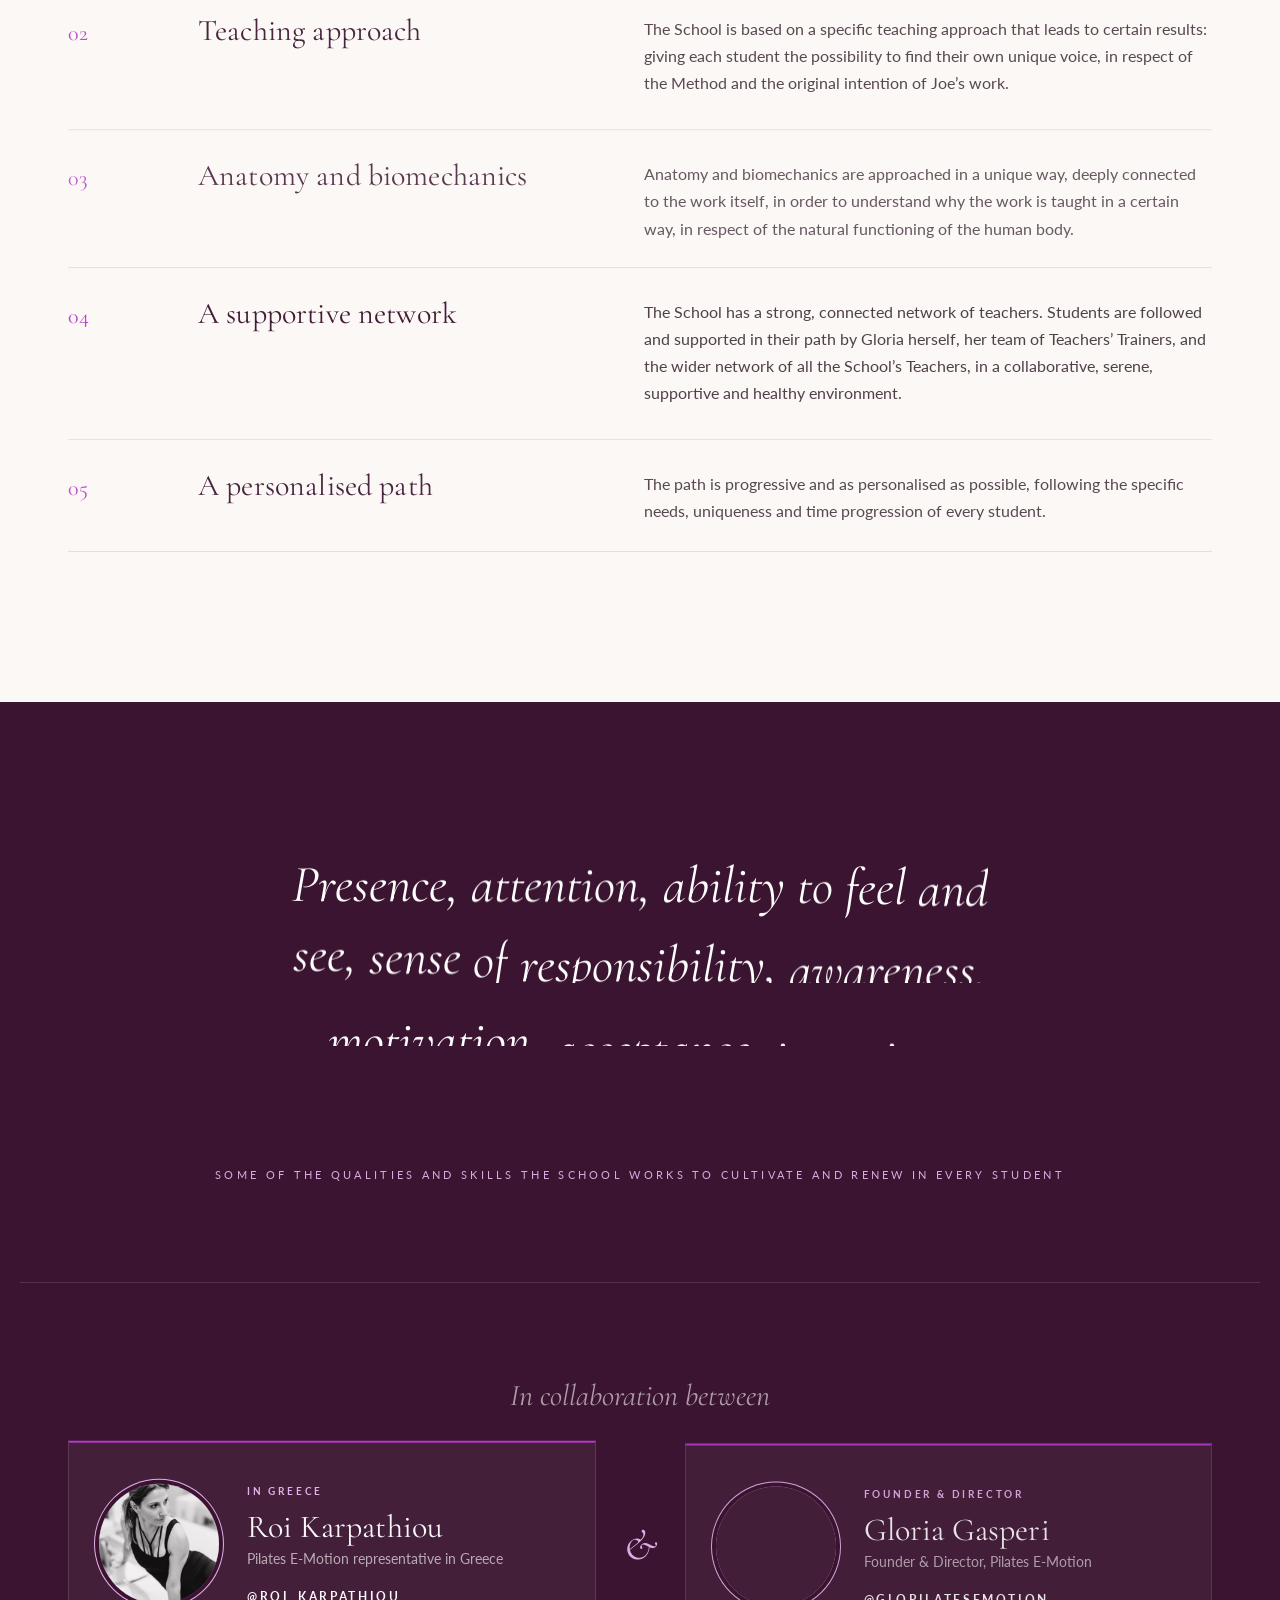
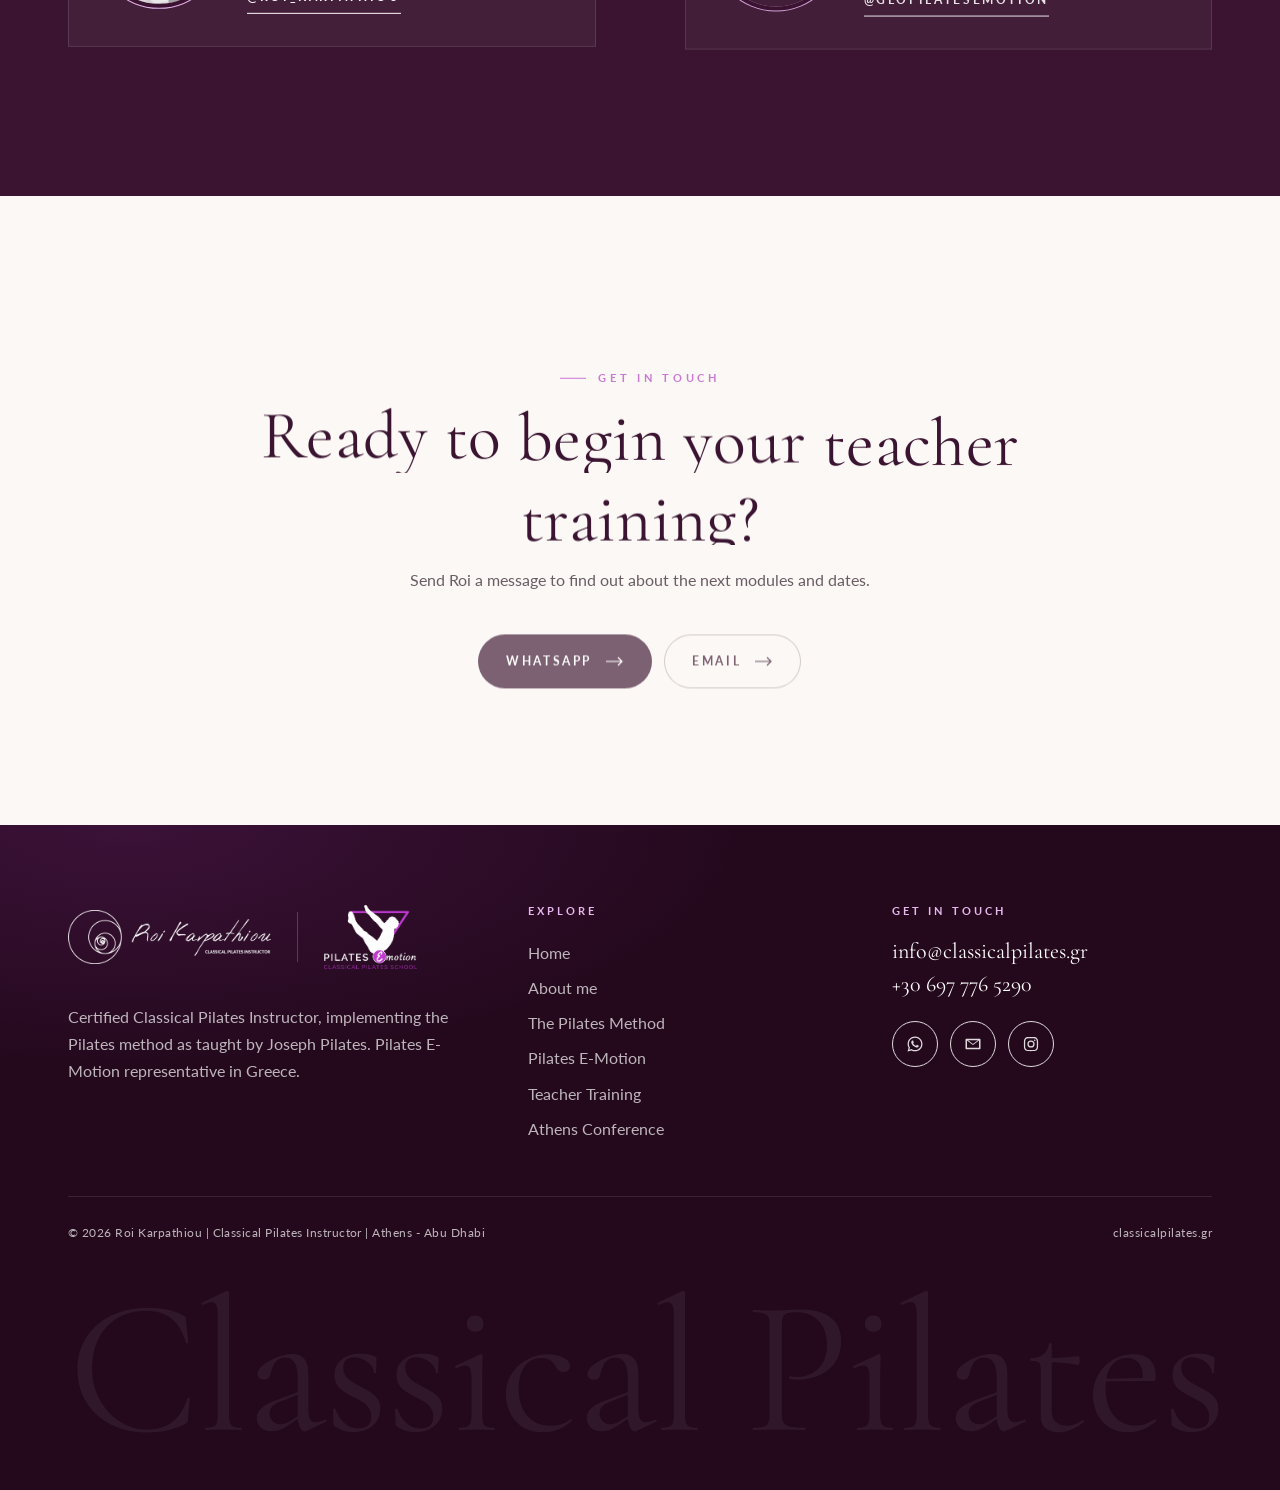
<file: teacher-training.html>
<!doctype html>
<html lang="en">
<head>
<meta charset="utf-8">
<meta name="viewport" content="width=device-width, initial-scale=1, viewport-fit=cover">
<title>Teacher Training Program | Pilates E-Motion in Greece | Roi Karpathiou</title>
<meta name="description" content="The Pilates E-Motion Teacher Training Program, in weekend or intensive format: Mat + Reformer and Cadillac + Barrels + Chairs, 3 modules each plus a final exam. In collaboration between Roi Karpathiou and Gloria Gasperi.">
<meta name="robots" content="index, follow, max-image-preview:large">
<link rel="canonical" href="https://dctabudhabi-smc.github.io/classicalpilates/teacher-training">
<meta name="theme-color" content="#3B1431">
<meta name="author" content="Roi Karpathiou">
<meta property="og:type" content="website">
<meta property="og:site_name" content="Roi Karpathiou | Classical Pilates">
<meta property="og:locale" content="en_GB">
<meta property="og:url" content="https://dctabudhabi-smc.github.io/classicalpilates/teacher-training">
<meta property="og:title" content="Teacher Training Program | Pilates E-Motion in Greece | Roi Karpathiou">
<meta property="og:description" content="The Pilates E-Motion Teacher Training Program, in weekend or intensive format: Mat + Reformer and Cadillac + Barrels + Chairs, 3 modules each plus a final exam. In collaboration between Roi Karpathiou and Gloria Gasperi.">
<meta property="og:image" content="https://dctabudhabi-smc.github.io/classicalpilates/assets/img/og-teacher-training.jpg">
<meta property="og:image:width" content="1200">
<meta property="og:image:height" content="630">
<meta property="og:image:alt" content="Teacher Training Program | Pilates E-Motion in Greece | Roi Karpathiou">
<meta name="twitter:card" content="summary_large_image">
<meta name="twitter:title" content="Teacher Training Program | Pilates E-Motion in Greece | Roi Karpathiou">
<meta name="twitter:description" content="The Pilates E-Motion Teacher Training Program, in weekend or intensive format: Mat + Reformer and Cadillac + Barrels + Chairs, 3 modules each plus a final exam. In collaboration between Roi Karpathiou and Gloria Gasperi.">
<meta name="twitter:image" content="https://dctabudhabi-smc.github.io/classicalpilates/assets/img/og-teacher-training.jpg">
<link rel="icon" href="favicon.ico">
<link rel="preconnect" href="https://fonts.googleapis.com">
<link rel="preconnect" href="https://fonts.gstatic.com" crossorigin>
<link href="https://fonts.googleapis.com/css2?family=Cormorant+Garamond:ital,wght@0,400;0,500;1,400;1,500&family=Lato:wght@400;700&display=swap" rel="stylesheet">
<link rel="preload" as="image" href="assets/img/pe-mg-0501-800.webp" imagesrcset="assets/img/pe-mg-0501-800.webp 800w, assets/img/pe-mg-0501.webp 1600w" imagesizes="100vw">
<link rel="stylesheet" href="assets/css/site.css">
<script>(function(){var l=location,p=l.pathname,n=p.replace(/\/index\.html$/,'/').replace(/\.html$/,'');if(n!==p&&l.protocol.indexOf('http')===0)history.replaceState(null,'',n+l.search+l.hash);})();document.documentElement.classList.add('js');if(window.matchMedia('(hover: none), (pointer: coarse)').matches)document.documentElement.classList.add('touch');if(!window.matchMedia('(prefers-reduced-motion: reduce)').matches)document.documentElement.classList.add('motion');</script>
<!-- Google Tag Manager -->
<script>(function(w,d,s,l,i){w[l]=w[l]||[];w[l].push({'gtm.start':new Date().getTime(),event:'gtm.js'});var f=d.getElementsByTagName(s)[0],j=d.createElement(s),dl=l!='dataLayer'?'&l='+l:'';j.async=true;j.src='https://www.googletagmanager.com/gtm.js?id='+i+dl;f.parentNode.insertBefore(j,f);})(window,document,'script','dataLayer','GTM-KKJ4MVG');</script>
<!-- End Google Tag Manager -->
<script type="application/ld+json">{"@context": "https://schema.org", "@type": "Course", "name": "Pilates E-Motion Teacher Training Program", "description": "Classical Pilates teacher training in two sections, Mat + Reformer and Cadillac + Barrels + Chairs, each with 3 modules and a final exam, in weekend or intensive format.", "provider": {"@type": "Organization", "name": "Pilates E-Motion", "url": "https://pilatesemotion.com/"}}</script>
</head>
<body>
<noscript><iframe src="https://www.googletagmanager.com/ns.html?id=GTM-KKJ4MVG" height="0" width="0" style="display:none;visibility:hidden"></iframe></noscript>
<a class="sr-only" href="#main">Skip to content</a>
<div class="progress" aria-hidden="true"></div>
<header class="nav">
  <a class="nav__logo" href="./" aria-label="Roi Karpathiou, home">
    <img class="logo-light" src="assets/img/logo-roi-white.png" alt="Roi Karpathiou, Classical Pilates Instructor" width="2016" height="535">
    <img class="logo-dark" src="assets/img/logo-roi-black.png" alt="" width="2016" height="535">
  </a>
  <div class="nav__right">
    <nav class="nav__links" aria-label="Main"><a href="about-me">About me</a><a href="about-pilates-method">The Pilates Method</a><a href="pilates-emotion">Pilates E-Motion</a><a href="teacher-training" aria-current="page">Teacher Training</a><a href="athens-classical-pilates-conference">Athens Conference</a></nav>
    <button class="burger" aria-label="Open menu" aria-expanded="false" aria-controls="menu"><span></span></button>
  </div>
</header>
<div class="menu" id="menu" aria-hidden="true">
  <ul class="menu__list"><li><a href="./"><small>01</small><span class="menu__t">Home</span><span class="menu__d">Classical Pilates Teacher Trainer</span></a></li><li><a href="about-me"><small>02</small><span class="menu__t">About me</span><span class="menu__d">My story, from dance to the method</span></a></li><li><a href="about-pilates-method"><small>03</small><span class="menu__t">The Pilates Method</span><span class="menu__d">Contrology and the classical repertoire</span></a></li><li><a href="pilates-emotion"><small>04</small><span class="menu__t">Pilates E-Motion</span><span class="menu__d">The School and Gloria Gasperi</span></a></li><li><a href="teacher-training" aria-current="page"><small>05</small><span class="menu__t">Teacher Training</span><span class="menu__d">Weekend and intensive formats</span></a></li><li><a href="athens-classical-pilates-conference"><small>06</small><span class="menu__t">Athens Conference</span><span class="menu__d">Athens, 14-16 June 2024</span></a></li></ul>
  <div class="menu__foot">
    <div class="menu__badge"><img src="assets/img/logo-pilates-emotion-white.png" alt="Pilates E-Motion" width="451" height="313"><span>Pilates E-Motion<br>representative in Greece</span></div>
    <div class="social "><a href="https://wa.me/306977765290" aria-label="WhatsApp Roi Karpathiou" target="_blank" rel="noopener"><svg viewBox="0 0 24 24" aria-hidden="true"><path d="M12.04 2C6.58 2 2.13 6.45 2.13 11.91c0 1.75.46 3.45 1.32 4.95L2.05 22l5.25-1.38a9.9 9.9 0 0 0 4.74 1.21c5.46 0 9.91-4.45 9.91-9.91S17.5 2 12.04 2Zm0 18.15c-1.48 0-2.93-.4-4.2-1.15l-.3-.18-3.12.82.83-3.04-.2-.31a8.2 8.2 0 0 1-1.26-4.38c0-4.54 3.7-8.24 8.25-8.24 4.54 0 8.24 3.7 8.24 8.24 0 4.55-3.7 8.24-8.24 8.24Zm4.52-6.16c-.25-.12-1.47-.72-1.69-.81-.23-.08-.39-.12-.56.13-.16.25-.64.81-.79.97-.14.17-.29.19-.54.06-.25-.12-1.05-.39-1.99-1.23-.74-.66-1.23-1.47-1.38-1.72-.14-.25-.02-.38.11-.51.11-.11.25-.29.37-.43.13-.15.17-.25.25-.42.08-.17.04-.31-.02-.43-.06-.13-.56-1.35-.77-1.85-.2-.48-.41-.42-.56-.43h-.48c-.17 0-.43.06-.66.31-.22.25-.86.85-.86 2.07 0 1.22.89 2.4 1.01 2.56.12.17 1.75 2.67 4.23 3.74.59.26 1.05.41 1.41.52.59.19 1.13.16 1.56.1.48-.07 1.47-.6 1.67-1.18.21-.58.21-1.07.14-1.18-.06-.1-.22-.16-.47-.28Z"/></svg></a><a href="mailto:info@classicalpilates.gr" aria-label="Email Roi Karpathiou"><svg viewBox="0 0 24 24" aria-hidden="true"><path d="M3 5h18a1 1 0 0 1 1 1v12a1 1 0 0 1-1 1H3a1 1 0 0 1-1-1V6a1 1 0 0 1 1-1Zm1 2.3V17h16V7.3l-7.4 5.6a1 1 0 0 1-1.2 0L4 7.3ZM5.4 7l6.6 5 6.6-5H5.4Z"/></svg></a><a href="https://www.instagram.com/roi_karpathiou/" aria-label="Roi Karpathiou on Instagram" target="_blank" rel="noopener"><svg viewBox="0 0 24 24" aria-hidden="true"><path d="M12 7.2a4.8 4.8 0 1 0 0 9.6 4.8 4.8 0 0 0 0-9.6Zm0 7.9a3.1 3.1 0 1 1 0-6.2 3.1 3.1 0 0 1 0 6.2Zm6.1-8.1a1.1 1.1 0 1 1-2.2 0 1.1 1.1 0 0 1 2.2 0ZM21.4 8.1c-.06-1.5-.4-2.83-1.5-3.93-1.1-1.1-2.43-1.44-3.93-1.5C14.43 2.6 9.57 2.6 8.03 2.67c-1.5.07-2.83.41-3.93 1.5-1.1 1.1-1.44 2.43-1.5 3.93-.08 1.55-.08 6.4 0 7.95.06 1.5.4 2.83 1.5 3.93 1.1 1.1 2.43 1.44 3.93 1.5 1.55.09 6.4.09 7.95 0 1.5-.06 2.83-.4 3.93-1.5 1.1-1.1 1.44-2.43 1.5-3.93.09-1.55.09-6.4 0-7.95Zm-2 9.6a3.2 3.2 0 0 1-1.8 1.8c-1.25.5-4.2.38-5.6.38-1.37 0-4.34.11-5.58-.38a3.2 3.2 0 0 1-1.8-1.8c-.5-1.24-.38-4.2-.38-5.58 0-1.38-.11-4.34.38-5.58a3.2 3.2 0 0 1 1.8-1.8c1.24-.5 4.2-.38 5.58-.38 1.38 0 4.34-.12 5.6.38a3.2 3.2 0 0 1 1.8 1.8c.49 1.24.37 4.2.37 5.58 0 1.38.12 4.34-.38 5.58Z"/></svg></a></div>
  </div>
</div>
<main id="main">
<section class="phero">
  <div class="phero__media"><img src="assets/img/pe-mg-0501.webp" srcset="assets/img/pe-mg-0501-800.webp 800w, assets/img/pe-mg-0501.webp 1600w" sizes="100vw" width="1600" height="1067" alt="Pilates E-Motion Teacher Training" fetchpriority="high" decoding="async"></div>
  <div class="wrap">
    <span class="breadcrumb" data-reveal>Pilates E-Motion &middot; Weekend and intensive formats</span>
    <h1 class="h1" data-split>Teacher Training Program</h1>
    <p class="lead" data-reveal>In collaboration between Roi Karpathiou and Gloria Gasperi.</p>
  </div>
</section>

<section class="section">
  <div class="wrap split">
    <div>
      <span class="eyebrow" data-reveal>Pilates E-Motion in Greece</span>
      <h2 class="h2" data-split>Learn the classical method, find your own voice.</h2>
    </div>
    <div class="prose">
      <p class="lead" data-reveal>Pilates E-Motion is a Classical Pilates School founded and directed by Gloria Gasperi. Roi Karpathiou is the School&rsquo;s local representative in Greece.</p>
      <p data-reveal>With Gloria&rsquo;s support and participation, Roi shares the Teacher Training Program with students in Greece and is your first point of contact for questions and for arranging your admission evaluation.</p>
    </div>
  </div>
</section>

<section class="section dark">
  <div class="wrap">
    <div class="head-row">
      <div class="maxw"><span class="eyebrow" data-reveal>Program structure</span><h2 class="h2" data-split>Two sections. Three modules each.</h2></div>
      <p style="max-width:440px" data-reveal>The Program is offered in two formats: over weekends, or as intensive weeks. Choose a format to see how the modules run.</p>
    </div>
    <div class="fmt" data-format="regular">
  <div class="fmt__bar" data-reveal>
    <div class="fmt__switch" role="group" aria-label="Program format">
      <span class="fmt__pill" aria-hidden="true"></span>
      <button type="button" class="fmt__btn" data-set="regular" aria-pressed="true">Weekends</button>
      <button type="button" class="fmt__btn" data-set="intensive" aria-pressed="false">Intensive</button>
    </div>
    <p class="fmt__intro"><span data-show="regular">In the <b>weekend format</b>, each Mat + Reformer module runs over 3 weekends and each Cadillac + Barrels + Chairs module over 2 weekends.</span><span data-show="intensive">In the <b>intensive format</b>, each module is one intensive week of training.</span> Each section ends with a final exam.</p>
  </div>
  <div class="cards cards--2" data-stagger>
    <div class="card">
      <span class="card__tag">Section I &middot; M+R &middot; 3 modules</span>
      <h3>Mat + Reformer</h3>
      <div class="path"><span class="path__line" aria-hidden="true"></span><div class="path__step"><i></i><b>M+R I</b><span><span data-show="regular">3 weekends</span><span data-show="intensive">Mon - Sat</span></span></div><div class="path__step"><i></i><b>M+R II</b><span><span data-show="regular">3 weekends</span><span data-show="intensive">Mon - Sat</span></span></div><div class="path__step"><i></i><b>M+R III</b><span><span data-show="regular">3 weekends</span><span data-show="intensive">Mon - Sat</span></span></div></div>
      <p class="sched"><b>Each module:</b> <span data-show="regular">3 weekends.</span><span data-show="intensive">Monday to Saturday, 09.00-17.00, Saturday half day.</span></p>
    </div>
    <div class="card">
      <span class="card__tag">Section II &middot; C+B+C &middot; 3 modules</span>
      <h3>Cadillac + Barrels + Chairs</h3>
      <div class="path"><span class="path__line" aria-hidden="true"></span><div class="path__step"><i></i><b>C+B+C I</b><span><span data-show="regular">2 weekends</span><span data-show="intensive">Mon - Thu</span></span></div><div class="path__step"><i></i><b>C+B+C II</b><span><span data-show="regular">2 weekends</span><span data-show="intensive">Mon - Thu</span></span></div><div class="path__step"><i></i><b>C+B+C III</b><span><span data-show="regular">2 weekends</span><span data-show="intensive">Mon - Thu</span></span></div></div>
      <p class="sched"><b>Each module:</b> <span data-show="regular">2 weekends.</span><span data-show="intensive">Monday to Thursday, 09.00-17.00.</span></p>
    </div>
  </div>
</div>
  </div>
</section>

<section class="section sand section--tight">
  <div class="wrap split">
    <div data-reveal><span class="eyebrow">Admission</span><h2 class="h3">Access to the School requires an evaluation with Gloria and her Team.</h2></div>
    <div data-reveal><p class="lead">For fees and upcoming dates, send Roi a message.</p><a class="btn " href="mailto:info@classicalpilates.gr?subject=Teacher%20Training%20Program">Contact Roi <svg class="arr" viewBox="0 0 18 10" aria-hidden="true"><path d="M0 5h16M12 1l4 4-4 4" fill="none" stroke="currentColor" stroke-width="1.2"/></svg></a></div>
  </div>
</section>

<section class="section">
  <div class="wrap">
    <span class="eyebrow" data-reveal>The program</span>
    <h2 class="h2 mb-l" data-split>An approach that leads to a clear result.</h2>
    <div class="feature" data-reveal><span class="feature__n">01</span><h3>Program goals</h3><p>The goal of the program is to give students the tools to understand the Method, feel the exercises in their own bodies, and learn to read the bodies in front of them, in order to work on the specific needs of each person they teach.</p></div><div class="feature" data-reveal><span class="feature__n">02</span><h3>Teaching approach</h3><p>The School is based on a specific teaching approach that leads to certain results: giving each student the possibility to find their own unique voice, in respect of the Method and the original intention of Joe&rsquo;s work.</p></div><div class="feature" data-reveal><span class="feature__n">03</span><h3>Anatomy and biomechanics</h3><p>Anatomy and biomechanics are approached in a unique way, deeply connected to the work itself, in order to understand why the work is taught in a certain way, in respect of the natural functioning of the human body.</p></div><div class="feature" data-reveal><span class="feature__n">04</span><h3>A supportive network</h3><p>The School has a strong, connected network of teachers. Students are followed and supported in their path by Gloria herself, her team of Teachers&rsquo; Trainers, and the wider network of all the School&rsquo;s Teachers, in a collaborative, serene, supportive and healthy environment.</p></div><div class="feature" data-reveal><span class="feature__n">05</span><h3>A personalised path</h3><p>The path is progressive and as personalised as possible, following the specific needs, uniqueness and time progression of every student.</p></div>
    <div class="divider"></div>
  </div>
</section>

<section class="section dark">
  <div class="wrap center">
    <p class="quote maxw center" data-split>Presence, attention, ability to feel and see, sense of responsibility, awareness, motivation, acceptance, intention, instinct, intuition and passion.</p>
    <p class="quote-by" data-reveal>Some of the qualities and skills the School works to cultivate and renew in every student</p>
  </div>
  <div class="wrap collab-wrap">
    <p class="collab-label center" data-reveal>In collaboration between</p>
    <div class="collab" data-stagger>
      <div class="pcard">
        <div class="pcard__avatar"><img src="assets/img/roi-portrait.webp" srcset="assets/img/roi-portrait-800.webp 800w, assets/img/roi-portrait.webp 1600w" sizes="120px" width="1000" height="1500" alt="Roi Karpathiou" loading="lazy" decoding="async"></div>
        <div>
          <span class="card__tag">In Greece</span>
          <h3>Roi Karpathiou</h3>
          <p class="muted">Pilates E-Motion representative in Greece</p>
          <a class="link" href="https://www.instagram.com/roi_karpathiou/" target="_blank" rel="noopener">@roi_karpathiou</a>
        </div>
      </div>
      <div class="collab__amp" aria-hidden="true">&amp;</div>
      <div class="pcard">
        <div class="pcard__avatar"><img src="assets/img/trainer-gloria.webp" srcset="assets/img/trainer-gloria-800.webp 800w, assets/img/trainer-gloria.webp 1600w" sizes="120px" width="1200" height="800" alt="Gloria Gasperi" loading="lazy" decoding="async"></div>
        <div>
          <span class="card__tag">Founder &amp; Director</span>
          <h3>Gloria Gasperi</h3>
          <p class="muted">Founder &amp; Director, Pilates E-Motion</p>
          <a class="link" href="https://www.instagram.com/glopilatesemotion/" target="_blank" rel="noopener">@glopilatesemotion</a>
        </div>
      </div>
    </div>
  </div>
</section>

<section class="section cta">
  <div class="wrap">
    <span class="eyebrow" data-reveal>Get in touch</span>
    <h2 class="h2" data-split>Ready to begin your teacher training?</h2>
    <p class="mt-s" data-reveal>Send Roi a message to find out about the next modules and dates.</p>
    <div class="cta__btns" data-reveal>
      <a class="btn " href="https://wa.me/306977765290" target="_blank" rel="noopener">WhatsApp <svg class="arr" viewBox="0 0 18 10" aria-hidden="true"><path d="M0 5h16M12 1l4 4-4 4" fill="none" stroke="currentColor" stroke-width="1.2"/></svg></a>
      <a class="btn btn--ghost" href="mailto:info@classicalpilates.gr">Email <svg class="arr" viewBox="0 0 18 10" aria-hidden="true"><path d="M0 5h16M12 1l4 4-4 4" fill="none" stroke="currentColor" stroke-width="1.2"/></svg></a>
    </div>
  </div>
</section>

</main>
<footer class="footer">
  <div class="wrap">
    <div class="footer__top">
      <div>
        <div class="footer__logos">
          <img class="roi" src="assets/img/logo-roi-white.png" alt="Roi Karpathiou, Classical Pilates Instructor" width="2016" height="535" loading="lazy">
          <span class="div" aria-hidden="true"></span>
          <a href="https://pilatesemotion.com/" target="_blank" rel="noopener" aria-label="Pilates E-Motion"><img class="pe" src="assets/img/logo-pilates-emotion-white.png" alt="Pilates E-Motion, Classical Pilates School" width="451" height="313" loading="lazy"></a>
        </div>
        <p class="mt-m" style="max-width:420px">Certified Classical Pilates Instructor, implementing the Pilates method as taught by Joseph Pilates. Pilates E-Motion representative in Greece.</p>
      </div>
      <div>
        <h4>Explore</h4>
        <ul><li><a href="./">Home</a></li><li><a href="about-me">About me</a></li><li><a href="about-pilates-method">The Pilates Method</a></li><li><a href="pilates-emotion">Pilates E-Motion</a></li><li><a href="teacher-training">Teacher Training</a></li><li><a href="athens-classical-pilates-conference">Athens Conference</a></li></ul>
      </div>
      <div class="footer__contact">
        <h4>Get in touch</h4>
        <a href="mailto:info@classicalpilates.gr">info@classicalpilates.gr</a>
        <a href="https://wa.me/306977765290" target="_blank" rel="noopener">+30 697 776 5290</a>
        <div class="social "><a href="https://wa.me/306977765290" aria-label="WhatsApp Roi Karpathiou" target="_blank" rel="noopener"><svg viewBox="0 0 24 24" aria-hidden="true"><path d="M12.04 2C6.58 2 2.13 6.45 2.13 11.91c0 1.75.46 3.45 1.32 4.95L2.05 22l5.25-1.38a9.9 9.9 0 0 0 4.74 1.21c5.46 0 9.91-4.45 9.91-9.91S17.5 2 12.04 2Zm0 18.15c-1.48 0-2.93-.4-4.2-1.15l-.3-.18-3.12.82.83-3.04-.2-.31a8.2 8.2 0 0 1-1.26-4.38c0-4.54 3.7-8.24 8.25-8.24 4.54 0 8.24 3.7 8.24 8.24 0 4.55-3.7 8.24-8.24 8.24Zm4.52-6.16c-.25-.12-1.47-.72-1.69-.81-.23-.08-.39-.12-.56.13-.16.25-.64.81-.79.97-.14.17-.29.19-.54.06-.25-.12-1.05-.39-1.99-1.23-.74-.66-1.23-1.47-1.38-1.72-.14-.25-.02-.38.11-.51.11-.11.25-.29.37-.43.13-.15.17-.25.25-.42.08-.17.04-.31-.02-.43-.06-.13-.56-1.35-.77-1.85-.2-.48-.41-.42-.56-.43h-.48c-.17 0-.43.06-.66.31-.22.25-.86.85-.86 2.07 0 1.22.89 2.4 1.01 2.56.12.17 1.75 2.67 4.23 3.74.59.26 1.05.41 1.41.52.59.19 1.13.16 1.56.1.48-.07 1.47-.6 1.67-1.18.21-.58.21-1.07.14-1.18-.06-.1-.22-.16-.47-.28Z"/></svg></a><a href="mailto:info@classicalpilates.gr" aria-label="Email Roi Karpathiou"><svg viewBox="0 0 24 24" aria-hidden="true"><path d="M3 5h18a1 1 0 0 1 1 1v12a1 1 0 0 1-1 1H3a1 1 0 0 1-1-1V6a1 1 0 0 1 1-1Zm1 2.3V17h16V7.3l-7.4 5.6a1 1 0 0 1-1.2 0L4 7.3ZM5.4 7l6.6 5 6.6-5H5.4Z"/></svg></a><a href="https://www.instagram.com/roi_karpathiou/" aria-label="Roi Karpathiou on Instagram" target="_blank" rel="noopener"><svg viewBox="0 0 24 24" aria-hidden="true"><path d="M12 7.2a4.8 4.8 0 1 0 0 9.6 4.8 4.8 0 0 0 0-9.6Zm0 7.9a3.1 3.1 0 1 1 0-6.2 3.1 3.1 0 0 1 0 6.2Zm6.1-8.1a1.1 1.1 0 1 1-2.2 0 1.1 1.1 0 0 1 2.2 0ZM21.4 8.1c-.06-1.5-.4-2.83-1.5-3.93-1.1-1.1-2.43-1.44-3.93-1.5C14.43 2.6 9.57 2.6 8.03 2.67c-1.5.07-2.83.41-3.93 1.5-1.1 1.1-1.44 2.43-1.5 3.93-.08 1.55-.08 6.4 0 7.95.06 1.5.4 2.83 1.5 3.93 1.1 1.1 2.43 1.44 3.93 1.5 1.55.09 6.4.09 7.95 0 1.5-.06 2.83-.4 3.93-1.5 1.1-1.1 1.44-2.43 1.5-3.93.09-1.55.09-6.4 0-7.95Zm-2 9.6a3.2 3.2 0 0 1-1.8 1.8c-1.25.5-4.2.38-5.6.38-1.37 0-4.34.11-5.58-.38a3.2 3.2 0 0 1-1.8-1.8c-.5-1.24-.38-4.2-.38-5.58 0-1.38-.11-4.34.38-5.58a3.2 3.2 0 0 1 1.8-1.8c1.24-.5 4.2-.38 5.58-.38 1.38 0 4.34-.12 5.6.38a3.2 3.2 0 0 1 1.8 1.8c.49 1.24.37 4.2.37 5.58 0 1.38.12 4.34-.38 5.58Z"/></svg></a></div>
      </div>
    </div>
    <div class="footer__bottom">
      <span>&copy; <span data-year>2026</span> Roi Karpathiou | Classical Pilates Instructor | Athens - Abu Dhabi</span>
      <span>classicalpilates.gr</span>
    </div>
    <div class="footer__big" aria-hidden="true">Classical Pilates</div>
  </div>
</footer>
<script src="assets/vendor/gsap.min.js" defer></script>
<script src="assets/vendor/ScrollTrigger.min.js" defer></script>
<script src="assets/vendor/lenis.min.js" defer></script>
<script src="assets/js/site.js" defer></script>
<script>document.querySelectorAll('[data-year]').forEach(function(e){e.textContent=new Date().getFullYear()});</script>
</body>
</html>
</file>
<file: assets/css/site.css>
/* Roi Karpathiou - Classical Pilates | site styles (mobile first) */
:root {
  --plum: #3B1431;
  --plum-2: #55203F;
  --plum-deep: #24091D;
  --orchid: #B53DC6;
  --orchid-soft: #E7B8EE;
  --ink: #2A1B26;
  --text: #4A3A45;
  --muted: #8A7883;
  --ivory: #FBF8F5;
  --sand: #F3ECE8;
  --line: #E6DCE2;
  --white: #FFFFFF;
  --serif: 'Cormorant Garamond', Georgia, serif;
  --sans: 'Lato', 'Helvetica Neue', Arial, sans-serif;
  --gutter: 22px;
  --max: 1240px;
  --ease: cubic-bezier(.22, 1, .36, 1);
  --nav-h: 64px;
}
@media (min-width: 900px) { :root { --gutter: 48px; --nav-h: 80px; } }

*, *::before, *::after { box-sizing: border-box; }
html { -webkit-text-size-adjust: 100%; scroll-behavior: auto; }
html.lenis, html.lenis body { height: auto; }
.lenis.lenis-smooth { scroll-behavior: auto !important; }
.lenis.lenis-stopped { overflow: hidden; }
body {
  margin: 0; background: var(--ivory); color: var(--text);
  font-family: var(--sans); font-size: 16px; line-height: 1.7; font-weight: 400;
  -webkit-font-smoothing: antialiased; -moz-osx-font-smoothing: grayscale;
  overflow-x: hidden;
}
img, video { display: block; max-width: 100%; height: auto; }
a { color: inherit; text-decoration: none; }
p { margin: 0 0 1.1em; }
h1, h2, h3, h4 { font-family: var(--serif); font-weight: 400; color: var(--plum); margin: 0; line-height: 1.08; letter-spacing: .005em; }
::selection { background: var(--orchid); color: #fff; }
:focus-visible { outline: 2px solid var(--orchid); outline-offset: 3px; }
.sr-only { position: absolute; width: 1px; height: 1px; overflow: hidden; clip: rect(0 0 0 0); white-space: nowrap; }

.wrap { width: 100%; max-width: var(--max); margin: 0 auto; padding: 0 var(--gutter); }
.section { padding: 96px 0; position: relative; }
@media (min-width: 900px) { .section { padding: 150px 0; } }
.section--tight { padding: 64px 0; }
.dark { background: var(--plum); color: rgba(255,255,255,.82); }
.dark h1, .dark h2, .dark h3 { color: #fff; }
.sand { background: var(--sand); }

/* type */
.eyebrow { font-family: var(--sans); font-size: 11px; font-weight: 700; letter-spacing: .34em; text-transform: uppercase; color: var(--orchid); display: inline-flex; align-items: center; gap: 12px; margin-bottom: 22px; }
.eyebrow::before { content: ""; width: 26px; height: 1px; background: currentColor; }
.dark .eyebrow { color: var(--orchid-soft); }
.display { font-size: clamp(44px, 12vw, 118px); line-height: .98; letter-spacing: -.01em; }
.h1 { font-size: clamp(40px, 9.5vw, 92px); line-height: 1.02; }
.h2 { font-size: clamp(34px, 7.4vw, 68px); line-height: 1.05; }
.h3 { font-size: clamp(26px, 5vw, 38px); line-height: 1.12; }
.lead { font-family: var(--serif); font-size: clamp(21px, 4.6vw, 30px); line-height: 1.42; color: var(--ink); font-weight: 400; }
.dark .lead { color: rgba(255,255,255,.9); }
.italic { font-style: italic; }
.muted { color: var(--muted); }
.small { font-size: 14px; }
.quote { font-family: var(--serif); font-style: italic; font-size: clamp(26px, 6.2vw, 52px); line-height: 1.22; color: var(--plum); }
.dark .quote { color: #fff; }
.quote-by { margin-top: 26px; font-size: 11px; letter-spacing: .3em; text-transform: uppercase; color: var(--muted); }
.dark .quote-by { color: var(--orchid-soft); }
.prose p { font-size: 17px; line-height: 1.8; }
.prose p:first-child::first-letter { }
.rule { width: 60px; height: 1px; background: var(--orchid); margin: 28px 0; }

/* buttons */
.btn { display: inline-flex; align-items: center; gap: 14px; padding: 17px 28px; border-radius: 999px; font-size: 12px; font-weight: 700; letter-spacing: .22em; text-transform: uppercase; background: var(--plum); color: #fff; position: relative; overflow: hidden; isolation: isolate; transition: color .5s var(--ease); will-change: transform; }
.btn::before { content: ""; position: absolute; inset: 0; background: var(--orchid); transform: translateY(101%); border-radius: inherit; transition: transform .6s var(--ease); z-index: -1; }
.btn:hover::before { transform: translateY(0); }
.btn .arr { width: 18px; height: 10px; transition: transform .5s var(--ease); }
.btn:hover .arr { transform: translateX(5px); }
.btn--light { background: #fff; color: var(--plum); }
.btn--light:hover { color: #fff; }
.btn--ghost { background: transparent; color: var(--plum); box-shadow: inset 0 0 0 1px rgba(59,20,49,.3); }
.btn--ghost:hover { color: #fff; }
.dark .btn--ghost { color: #fff; box-shadow: inset 0 0 0 1px rgba(255,255,255,.35); }
.link { display: inline-flex; align-items: center; gap: 10px; font-size: 12px; font-weight: 700; letter-spacing: .22em; text-transform: uppercase; color: var(--plum); padding-bottom: 6px; background: linear-gradient(currentColor, currentColor) 0 100% / 100% 1px no-repeat; transition: background-size .6s var(--ease); }
.link:hover { background-size: 0 1px; background-position: 100% 100%; }
.dark .link { color: #fff; }

/* nav */
.nav { position: fixed; top: 0; left: 0; right: 0; z-index: 60; height: var(--nav-h); display: flex; align-items: center; justify-content: space-between; padding: 0 var(--gutter); transition: transform .6s var(--ease), background-color .5s, box-shadow .5s; color: #fff; }
.nav__logo { height: 30px; width: auto; position: relative; z-index: 2; }
@media (min-width: 900px) { .nav__logo { height: 38px; } }
.nav__logo img { height: 100%; width: auto; }
.nav__logo .logo-dark { position: absolute; inset: 0; opacity: 0; transition: opacity .4s; }
.nav.is-solid { background: rgba(251,248,245,.86); -webkit-backdrop-filter: blur(14px) saturate(1.2); backdrop-filter: blur(14px) saturate(1.2); box-shadow: 0 1px 0 rgba(59,20,49,.08); color: var(--plum); }
.nav.is-solid .logo-light { opacity: 0; }
.nav.is-solid .logo-dark { opacity: 1; }
.nav.is-hidden { transform: translateY(-100%); }
.nav.on-light:not(.is-solid) { color: var(--plum); }
.nav.on-light:not(.is-solid) .logo-light { opacity: 0; }
.nav.on-light:not(.is-solid) .logo-dark { opacity: 1; }
.nav__right { display: flex; align-items: center; gap: 22px; position: relative; z-index: 2; }
.nav__links { display: none; }
@media (min-width: 1180px) {
  .nav__links { display: flex; gap: 30px; font-size: 11px; font-weight: 700; letter-spacing: .2em; text-transform: uppercase; }
  .nav__links a { position: relative; padding: 6px 0; opacity: .85; transition: opacity .3s; }
  .nav__links a::after { content: ""; position: absolute; left: 0; right: 0; bottom: 0; height: 1px; background: currentColor; transform: scaleX(0); transform-origin: right; transition: transform .5s var(--ease); }
  .nav__links a:hover, .nav__links a[aria-current="page"] { opacity: 1; }
  .nav__links a:hover::after, .nav__links a[aria-current="page"]::after { transform: scaleX(1); transform-origin: left; }
}
.burger { width: 46px; height: 46px; border-radius: 50%; border: 1px solid currentColor; background: transparent; color: inherit; display: grid; place-items: center; cursor: pointer; padding: 0; }
.burger span { display: block; width: 18px; height: 1px; background: currentColor; position: relative; transition: transform .5s var(--ease), background .3s; }
.burger span::before, .burger span::after { content: ""; position: absolute; left: 0; width: 18px; height: 1px; background: currentColor; transition: transform .5s var(--ease); }
.burger span::before { transform: translateY(-5px); }
.burger span::after { transform: translateY(5px); }
body.menu-open .burger span { background: transparent; }
body.menu-open .burger span::before { transform: rotate(45deg); }
body.menu-open .burger span::after { transform: rotate(-45deg); }
body.menu-open .nav { color: #fff !important; background: transparent !important; box-shadow: none !important; -webkit-backdrop-filter: none; backdrop-filter: none; transform: none !important; }
body.menu-open .nav .logo-light { opacity: 1 !important; }
body.menu-open .nav .logo-dark { opacity: 0 !important; }

.menu { position: fixed; inset: 0; z-index: 55; background: var(--plum-deep); color: #fff; clip-path: circle(0% at calc(100% - 45px) 40px); visibility: hidden; display: flex; flex-direction: column; justify-content: space-between; padding: calc(var(--nav-h) + 30px) var(--gutter) 30px; overflow-y: auto; }
.menu::before { content: ""; position: absolute; inset: 0; background: radial-gradient(120% 70% at 80% 0%, rgba(181,61,198,.22), transparent 60%); pointer-events: none; }
.menu__list { list-style: none; margin: 0; padding: 0; position: relative; }
.menu__list li { overflow: hidden; border-bottom: 1px solid rgba(255,255,255,.1); }
.menu__list a { display: flex; align-items: baseline; gap: 16px; padding: 14px 0; font-family: var(--serif); font-size: clamp(32px, 8.5vw, 60px); line-height: 1.05; color: #fff; transition: color .3s, padding-left .5s var(--ease); }
.menu__list a small { font-family: var(--sans); font-size: 11px; letter-spacing: .2em; color: var(--orchid-soft); min-width: 22px; }
.menu__list a:hover, .menu__list a[aria-current="page"] { color: var(--orchid-soft); padding-left: 8px; }
.menu__foot { position: relative; display: flex; flex-wrap: wrap; justify-content: space-between; align-items: flex-end; gap: 22px; padding-top: 34px; font-size: 13px; color: rgba(255,255,255,.65); }
.menu__badge { display: flex; align-items: center; gap: 14px; }
.menu__badge img { height: 44px; width: auto; }

/* social icons */
.social { display: flex; gap: 12px; }
.social a { width: 46px; height: 46px; border-radius: 50%; display: grid; place-items: center; border: 1px solid currentColor; opacity: .85; transition: background .4s, color .4s, opacity .3s, transform .4s var(--ease); }
.social a:hover { opacity: 1; background: #fff; color: var(--plum); transform: translateY(-3px); }
.social svg { width: 18px; height: 18px; fill: currentColor; }
.footer .social a:hover { background: var(--orchid); color: #fff; }

/* hero */
.hero { position: relative; height: 100svh; min-height: 600px; overflow: hidden; background: var(--plum-deep); color: #fff; display: flex; align-items: flex-end; }
.hero__media { position: absolute; inset: 0; }
.hero__media img, .hero__media video { width: 100%; height: 100%; object-fit: cover; }
.hero__media::after { content: ""; position: absolute; inset: 0; background: linear-gradient(180deg, rgba(36,9,29,.55) 0%, rgba(36,9,29,.15) 35%, rgba(36,9,29,.35) 60%, rgba(36,9,29,.92) 100%); }
.hero__inner { position: relative; z-index: 2; width: 100%; padding-bottom: 54px; }
.hero__title { color: #fff; }
.hero__title em { font-style: italic; color: var(--orchid-soft); }
.hero__sub { max-width: 560px; margin-top: 22px; font-size: 16px; color: rgba(255,255,255,.85); }
.hero__badge { display: inline-flex; align-items: center; gap: 12px; padding: 9px 16px 9px 9px; border-radius: 999px; background: rgba(255,255,255,.1); -webkit-backdrop-filter: blur(10px); backdrop-filter: blur(10px); border: 1px solid rgba(255,255,255,.18); font-size: 11px; font-weight: 700; letter-spacing: .16em; text-transform: uppercase; margin-bottom: 26px; }
.hero__badge img { height: 30px; width: auto; background: #fff; border-radius: 999px; padding: 4px 8px; }
.hero__scroll { position: absolute; z-index: 2; right: var(--gutter); bottom: 54px; display: none; flex-direction: column; align-items: center; gap: 12px; font-size: 10px; letter-spacing: .3em; text-transform: uppercase; writing-mode: vertical-rl; }
.hero__scroll i { width: 1px; height: 60px; background: rgba(255,255,255,.3); position: relative; overflow: hidden; }
.hero__scroll i::after { content: ""; position: absolute; left: 0; top: -40%; width: 1px; height: 40%; background: #fff; animation: drip 2.2s var(--ease) infinite; }
@keyframes drip { to { top: 100%; } }
@media (min-width: 900px) { .hero__scroll { display: flex; } .hero__inner { padding-bottom: 80px; } }

/* page hero (inner pages) */
.phero { position: relative; min-height: 88svh; display: flex; align-items: flex-end; overflow: hidden; background: var(--plum-deep); color: #fff; }
.phero--short { min-height: 70svh; }
.phero__media { position: absolute; inset: 0; }
.phero__media img, .phero__media video { width: 100%; height: 100%; object-fit: cover; }
.phero__media::after { content: ""; position: absolute; inset: 0; background: linear-gradient(180deg, rgba(36,9,29,.5), rgba(36,9,29,.2) 40%, rgba(36,9,29,.88)); }
.phero .wrap { position: relative; z-index: 2; padding-top: 140px; padding-bottom: 56px; }
.phero h1 { color: #fff; }
.phero .lead { color: rgba(255,255,255,.88); max-width: 720px; margin-top: 20px; }
.breadcrumb { font-size: 11px; letter-spacing: .26em; text-transform: uppercase; color: var(--orchid-soft); margin-bottom: 18px; display: block; }

/* marquee */
.marquee { overflow: hidden; white-space: nowrap; border-top: 1px solid var(--line); border-bottom: 1px solid var(--line); padding: 22px 0; background: var(--ivory); }
.dark .marquee, .marquee--dark { background: var(--plum); border-color: rgba(255,255,255,.1); }
.marquee__track { display: inline-flex; gap: 0; will-change: transform; }
.marquee__item { font-family: var(--serif); font-size: clamp(30px, 7vw, 64px); color: var(--plum); padding: 0 28px; display: inline-flex; align-items: center; gap: 56px; font-style: italic; }
.marquee__item::after { content: ""; width: 10px; height: 10px; border: 1px solid var(--orchid); transform: rotate(45deg); }
.marquee--dark .marquee__item { color: #fff; }

/* split layout */
.split { display: grid; gap: 44px; align-items: center; }
@media (min-width: 900px) { .split { grid-template-columns: 1fr 1fr; gap: 90px; } .split--rev > :first-child { order: 2; } .split--6040 { grid-template-columns: 1.2fr .8fr; } .split--4060 { grid-template-columns: .85fr 1.15fr; } }

/* image frames */
.frame { position: relative; overflow: hidden; border-radius: 2px; background: var(--sand); }
.frame img { width: 100%; height: 100%; object-fit: cover; }
.frame--tall { aspect-ratio: 4 / 5; }
.frame--port { aspect-ratio: 2 / 3; }
.frame--wide { aspect-ratio: 16 / 10; }
.frame--arch { border-radius: 999px 999px 4px 4px; aspect-ratio: 3 / 4; }
.frame__tag { position: absolute; left: 16px; bottom: 16px; z-index: 2; font-size: 10px; font-weight: 700; letter-spacing: .26em; text-transform: uppercase; color: #fff; background: rgba(36,9,29,.55); -webkit-backdrop-filter: blur(6px); backdrop-filter: blur(6px); padding: 8px 12px; border-radius: 999px; }
.stack { position: relative; }
.stack .frame--small { position: absolute; width: 46%; right: -6%; bottom: -12%; box-shadow: 0 30px 60px -20px rgba(36,9,29,.45); border: 6px solid var(--ivory); }
@media (min-width: 900px) { .stack .frame--small { right: -14%; } }

/* about teaser */
.sig-quote { border-left: 1px solid var(--orchid); padding-left: 22px; margin: 34px 0; font-family: var(--serif); font-style: italic; font-size: 22px; line-height: 1.45; color: var(--plum); }

/* stats */
.stats { display: grid; grid-template-columns: repeat(2, 1fr); gap: 28px 18px; margin-top: 44px; }
@media (min-width: 900px) { .stats { grid-template-columns: repeat(4, 1fr); } }
.stat__n { font-family: var(--serif); font-size: clamp(46px, 11vw, 76px); line-height: 1; color: var(--plum); }
.dark .stat__n { color: #fff; }
.stat__l { font-size: 11px; font-weight: 700; letter-spacing: .2em; text-transform: uppercase; color: var(--muted); margin-top: 10px; }
.dark .stat__l { color: var(--orchid-soft); }

/* method band */
.method { position: relative; overflow: hidden; }
.method__bg { position: absolute; inset: -10% 0; }
.method__bg img { width: 100%; height: 100%; object-fit: cover; opacity: .28; filter: grayscale(1); }
.method .wrap { position: relative; }

/* gallery (studio) */
.gallery { display: grid; grid-template-columns: repeat(2, 1fr); gap: 10px; }
@media (min-width: 900px) { .gallery { grid-template-columns: repeat(12, 1fr); gap: 16px; } }
.gallery a { position: relative; overflow: hidden; display: block; background: var(--sand); }
.gallery img { width: 100%; height: 100%; object-fit: cover; transition: transform 1.2s var(--ease), filter .8s; }
.gallery a:hover img { transform: scale(1.06); }
.gallery a::after { content: ""; position: absolute; inset: 0; background: linear-gradient(180deg, transparent 60%, rgba(36,9,29,.35)); opacity: 0; transition: opacity .5s; }
.gallery a:hover::after { opacity: 1; }
.g-a { grid-column: span 2; aspect-ratio: 16/10; }
.g-b { aspect-ratio: 3/4; }
@media (min-width: 900px) {
  .g-1 { grid-column: 1 / span 7; grid-row: span 2; aspect-ratio: auto; }
  .g-2 { grid-column: 8 / span 5; aspect-ratio: 16/11; }
  .g-3 { grid-column: 8 / span 5; aspect-ratio: 16/11; }
  .g-4 { grid-column: span 4; aspect-ratio: 3/4; }
  .g-5 { grid-column: span 4; aspect-ratio: 3/4; }
  .g-6 { grid-column: span 4; aspect-ratio: 3/4; }
  .g-7 { grid-column: span 5; aspect-ratio: 4/5; }
  .g-8 { grid-column: span 7; aspect-ratio: 16/11.5; }
}

/* horizontal scroller (mobile swipe, desktop pinned) */
.hscroll { overflow-x: auto; overflow-y: hidden; -webkit-overflow-scrolling: touch; scroll-snap-type: x mandatory; scrollbar-width: none; padding: 0 var(--gutter); margin: 0 calc(var(--gutter) * -1); }
.hscroll::-webkit-scrollbar { display: none; }
.hscroll__track { display: flex; gap: 14px; width: max-content; }
.hscroll__item { scroll-snap-align: start; width: 78vw; max-width: 420px; flex: none; }
@media (min-width: 900px) { .hscroll__item { width: 34vw; max-width: 520px; } }
.hscroll.is-pinned { overflow: visible; scroll-snap-type: none; }

/* cards */
.cards { display: grid; gap: 18px; }
@media (min-width: 900px) { .cards--2 { grid-template-columns: 1fr 1fr; gap: 26px; } .cards--3 { grid-template-columns: repeat(3, 1fr); gap: 26px; } .cards--4 { grid-template-columns: repeat(4, 1fr); gap: 22px; } }
.card { background: #fff; border: 1px solid var(--line); border-top: 2px solid var(--plum); padding: 30px 26px; position: relative; transition: transform .6s var(--ease), box-shadow .6s var(--ease); }
.card:hover { transform: translateY(-6px); box-shadow: 0 30px 60px -30px rgba(59,20,49,.35); }
.dark .card { background: rgba(255,255,255,.04); border-color: rgba(255,255,255,.12); border-top-color: var(--orchid); color: rgba(255,255,255,.82); }
.card__tag { font-size: 10px; font-weight: 700; letter-spacing: .28em; text-transform: uppercase; color: var(--orchid); }
.dark .card__tag { color: var(--orchid-soft); }
.card h3 { margin: 12px 0 10px; font-size: 30px; }
.card p { font-size: 15px; margin: 0; }

/* timeline module path */
.path { display: grid; grid-template-columns: repeat(4, 1fr); margin-top: 26px; position: relative; }
.path::before { content: ""; position: absolute; left: 6px; right: 14%; top: 6px; height: 1px; background: currentColor; opacity: .25; }
.path__step i { display: block; width: 13px; height: 13px; border-radius: 50%; background: var(--plum); margin-bottom: 12px; position: relative; }
.dark .path__step i { background: #fff; }
.path__step.exam i { background: transparent; border: 1px solid var(--orchid); transform: rotate(45deg); border-radius: 0; width: 11px; height: 11px; }
.path__step b { display: block; font-size: 12px; letter-spacing: .04em; color: var(--plum); }
.dark .path__step b { color: #fff; }
.path__step.exam b { color: var(--orchid); }
.dark .path__step.exam b { color: var(--orchid-soft); }
.path__step span { font-family: var(--serif); font-style: italic; font-size: 15px; color: var(--muted); }
.sched { margin-top: 20px; padding-top: 16px; border-top: 1px solid var(--line); font-size: 14px; }
.dark .sched { border-color: rgba(255,255,255,.12); }

/* E-Motion block */
.emotion { position: relative; overflow: hidden; }
.emotion__logo { width: 170px; margin-bottom: 26px; }
.collage { position: relative; display: grid; grid-template-columns: repeat(6, 1fr); grid-auto-rows: 64px; gap: 10px; }
@media (min-width: 900px) { .collage { grid-auto-rows: 84px; gap: 14px; } }
.collage .frame { position: absolute; }
.collage > * { position: relative; overflow: hidden; }
.c-1 { grid-column: 1 / span 4; grid-row: 1 / span 5; }
.c-2 { grid-column: 5 / span 2; grid-row: 2 / span 3; }
.c-3 { grid-column: 3 / span 4; grid-row: 6 / span 3; }
.c-4 { grid-column: 1 / span 2; grid-row: 6 / span 4; }
.collage img { width: 100%; height: 100%; object-fit: cover; }

/* conference band */
.conf { position: relative; min-height: 100svh; display: flex; align-items: center; overflow: hidden; background: #000; color: #fff; }
.conf__video { position: absolute; inset: 0; }
.conf__video video, .conf__video img { width: 100%; height: 100%; object-fit: cover; }
.conf__video::after { content: ""; position: absolute; inset: 0; background: radial-gradient(90% 70% at 50% 50%, rgba(36,9,29,.35), rgba(36,9,29,.9)); }
.conf .wrap { position: relative; z-index: 2; text-align: center; }
.conf__logo { width: min(440px, 82vw); margin: 0 auto 30px; filter: drop-shadow(0 10px 30px rgba(0,0,0,.4)); }
.conf h2 { color: #fff; max-width: 900px; margin: 0 auto; }
.conf .lead { color: rgba(255,255,255,.85); max-width: 700px; margin: 22px auto 34px; }
.chips { display: flex; flex-wrap: wrap; justify-content: center; gap: 10px; margin: 0 0 36px; }
.chip { font-size: 11px; font-weight: 700; letter-spacing: .14em; text-transform: uppercase; padding: 10px 16px; border: 1px solid rgba(255,255,255,.3); border-radius: 999px; }

/* trainers */
.trainers { display: grid; gap: 26px; }
@media (min-width: 700px) { .trainers { grid-template-columns: 1fr 1fr; } }
@media (min-width: 1100px) { .trainers { grid-template-columns: repeat(4, 1fr); } }
.trainer__img { aspect-ratio: 4/5; overflow: hidden; background: var(--sand); }
.trainer__img img { width: 100%; height: 100%; object-fit: cover; filter: grayscale(1); transition: filter .8s, transform 1.2s var(--ease); }
.trainer:hover .trainer__img img { filter: grayscale(0); transform: scale(1.05); }
.trainer h3 { font-size: 30px; margin: 18px 0 4px; }
.trainer .from { font-size: 11px; font-weight: 700; letter-spacing: .2em; text-transform: uppercase; color: var(--orchid); }
.trainer p { font-size: 15px; margin-top: 12px; }
details.more summary { cursor: pointer; list-style: none; font-size: 11px; font-weight: 700; letter-spacing: .22em; text-transform: uppercase; color: var(--plum); display: inline-flex; gap: 8px; align-items: center; margin-top: 6px; }
details.more summary::-webkit-details-marker { display: none; }
details.more summary::after { content: "+"; font-size: 16px; font-weight: 400; transition: transform .4s var(--ease); }
details.more[open] summary::after { transform: rotate(45deg); }
details.more .more__body { padding-top: 10px; }
details.more .more__body p { font-size: 15px; }

/* sponsors */
.sponsors { display: grid; grid-template-columns: repeat(2, 1fr); gap: 1px; background: var(--line); border: 1px solid var(--line); }
@media (min-width: 900px) { .sponsors { grid-template-columns: repeat(4, 1fr); } }
.sponsors a { background: #fff; display: grid; place-items: center; padding: 34px 22px; aspect-ratio: 16/9; transition: background .4s; }
.sponsors a:hover { background: var(--sand); }
.sponsors img { max-height: 54px; width: auto; filter: grayscale(1); opacity: .8; transition: filter .5s, opacity .5s; object-fit: contain; }
.sponsors a:hover img { filter: none; opacity: 1; }

/* masonry archive grid */
.masonry { columns: 2; column-gap: 10px; }
@media (min-width: 900px) { .masonry { columns: 3; column-gap: 16px; } }
.masonry a { display: block; margin-bottom: 10px; break-inside: avoid; overflow: hidden; position: relative; background: var(--sand); }
@media (min-width: 900px) { .masonry a { margin-bottom: 16px; } }
.masonry img { width: 100%; transition: transform 1.2s var(--ease), filter .8s; }
.masonry a:hover img { transform: scale(1.05); }
.masonry--bw img { filter: grayscale(1) contrast(1.05); }
.masonry figcaption { position: absolute; left: 0; right: 0; bottom: 0; padding: 30px 14px 12px; font-size: 12px; color: #fff; background: linear-gradient(transparent, rgba(36,9,29,.75)); opacity: 0; transform: translateY(8px); transition: opacity .5s, transform .5s var(--ease); }
.masonry a:hover figcaption { opacity: 1; transform: none; }

/* timeline (about) */
.journey { position: relative; margin-top: 30px; }
.journey::before { content: ""; position: absolute; left: 7px; top: 8px; bottom: 8px; width: 1px; background: var(--line); }
.journey__line { position: absolute; left: 7px; top: 8px; width: 1px; height: 0; background: var(--orchid); }
.journey__item { position: relative; padding: 0 0 44px 46px; }
.journey__item::before { content: ""; position: absolute; left: 0; top: 8px; width: 15px; height: 15px; border-radius: 50%; background: var(--ivory); border: 1px solid var(--orchid); }
.journey__year { font-family: var(--serif); font-size: 34px; color: var(--plum); line-height: 1; }
.journey__item h3 { font-size: 24px; margin: 8px 0 8px; }
.journey__item p { margin: 0; font-size: 16px; }

/* repertoire tabs */
.tabs { display: flex; gap: 8px; overflow-x: auto; scrollbar-width: none; padding-bottom: 4px; margin-bottom: 30px; }
.tabs::-webkit-scrollbar { display: none; }
.tab { flex: none; border: 1px solid rgba(255,255,255,.25); background: transparent; color: #fff; border-radius: 999px; padding: 12px 20px; font-size: 11px; font-weight: 700; letter-spacing: .2em; text-transform: uppercase; cursor: pointer; transition: background .4s, color .4s, border-color .4s; font-family: var(--sans); }
.tab[aria-selected="true"] { background: #fff; color: var(--plum); border-color: #fff; }
.rep { columns: 2; column-gap: 26px; }
@media (min-width: 900px) { .rep { columns: 4; } }
.rep li { break-inside: avoid; list-style: none; padding: 9px 0; border-bottom: 1px solid rgba(255,255,255,.1); display: grid; grid-template-columns: 30px 1fr; font-size: 15px; color: rgba(255,255,255,.88); }
.rep li .n { font-family: var(--serif); color: var(--orchid-soft); }
.rep li ul { grid-column: 2; padding: 4px 0 0; margin: 0; }
.rep li ul li { border: 0; padding: 2px 0; display: block; font-family: var(--serif); font-style: italic; font-size: 16px; color: rgba(255,255,255,.65); }
.rep li.series > span:last-of-type { font-size: 12px; font-weight: 700; letter-spacing: .14em; text-transform: uppercase; }
.rep-panel[hidden] { display: none; }
.rep-wrap { padding-left: 0; margin: 0; }

/* values / pills */
.pills { display: flex; flex-wrap: wrap; gap: 10px; }
.pill { padding: 12px 20px; border-radius: 999px; border: 1px solid var(--line); background: #fff; font-family: var(--serif); font-size: 20px; font-style: italic; color: var(--plum); }
.dark .pill { background: transparent; border-color: rgba(255,255,255,.2); color: #fff; }

/* feature list */
.feature { padding: 30px 0; border-top: 1px solid var(--line); display: grid; gap: 14px; }
@media (min-width: 900px) { .feature { grid-template-columns: 90px 1fr 1.4fr; gap: 40px; align-items: start; } }
.feature__n { font-family: var(--serif); font-size: 22px; color: var(--orchid); }
.feature h3 { font-size: 30px; }
.feature p { margin: 0; }
.dark .feature { border-color: rgba(255,255,255,.12); }

/* video block */
.vid { position: relative; aspect-ratio: 16/9; overflow: hidden; background: #000; border-radius: 2px; }
.vid video { width: 100%; height: 100%; object-fit: cover; }
.vid__btn { position: absolute; inset: 0; margin: auto; width: 88px; height: 88px; border-radius: 50%; background: rgba(255,255,255,.14); -webkit-backdrop-filter: blur(8px); backdrop-filter: blur(8px); border: 1px solid rgba(255,255,255,.4); color: #fff; display: grid; place-items: center; cursor: pointer; transition: transform .5s var(--ease), background .4s; }
.vid__btn:hover { transform: scale(1.08); background: var(--orchid); }
.vid__btn svg { width: 26px; height: 26px; fill: currentColor; margin-left: 4px; }
.vid.is-playing .vid__btn { opacity: 0; pointer-events: none; }

/* notice */
.notice { border: 1px solid var(--orchid); background: #fff; padding: 30px 26px; text-align: center; }
.notice h3 { font-size: 34px; margin-bottom: 12px; }

/* info rows */
.info { display: grid; gap: 1px; background: var(--line); border: 1px solid var(--line); }
@media (min-width: 900px) { .info { grid-template-columns: repeat(3, 1fr); } }
.info > div { background: #fff; padding: 26px; }
.info b { display: block; font-size: 10px; font-weight: 700; letter-spacing: .28em; text-transform: uppercase; color: var(--orchid); margin-bottom: 8px; }
.info span { font-family: var(--serif); font-size: 24px; color: var(--plum); line-height: 1.2; }

/* CTA */
.cta { text-align: center; }
.cta h2 { max-width: 880px; margin: 0 auto 20px; }
.cta p { max-width: 560px; margin: 0 auto 34px; }
.cta__btns { display: flex; flex-wrap: wrap; justify-content: center; gap: 12px; }

/* footer */
.footer { background: var(--plum-deep); color: rgba(255,255,255,.7); padding: 80px 0 34px; position: relative; overflow: hidden; }
.footer::before { content: ""; position: absolute; inset: 0; background: radial-gradient(80% 60% at 10% 0%, rgba(181,61,198,.16), transparent 60%); pointer-events: none; }
.footer .wrap { position: relative; }
.footer__top { display: grid; gap: 44px; padding-bottom: 50px; border-bottom: 1px solid rgba(255,255,255,.1); }
@media (min-width: 900px) { .footer__top { grid-template-columns: 1.3fr 1fr 1fr; align-items: start; } }
.footer__logos { display: flex; align-items: center; gap: 26px; flex-wrap: wrap; }
.footer__logos .roi { height: 54px; width: auto; }
.footer__logos .pe { height: 64px; width: auto; }
.footer__logos .div { width: 1px; height: 50px; background: rgba(255,255,255,.2); }
.footer h4 { font-family: var(--sans); font-size: 11px; font-weight: 700; letter-spacing: .28em; text-transform: uppercase; color: var(--orchid-soft); margin-bottom: 18px; }
.footer ul { list-style: none; margin: 0; padding: 0; }
.footer ul li { padding: 4px 0; }
.footer ul a { transition: color .3s; }
.footer ul a:hover { color: #fff; }
.footer__contact a { display: block; color: #fff; font-family: var(--serif); font-size: 22px; line-height: 1.5; }
.footer__contact .social { margin-top: 20px; color: #fff; }
.footer__bottom { display: flex; flex-wrap: wrap; justify-content: space-between; gap: 12px; padding-top: 26px; font-size: 12px; letter-spacing: .04em; }
.footer__big { font-family: var(--serif); font-size: clamp(48px, 15vw, 210px); line-height: .9; color: rgba(255,255,255,.06); white-space: nowrap; margin: 40px 0 0; text-align: center; letter-spacing: -.01em; user-select: none; }

/* lightbox */
.lb { position: fixed; inset: 0; z-index: 90; background: rgba(20,5,16,.96); display: none; align-items: center; justify-content: center; touch-action: pan-y; }
.lb.is-open { display: flex; }
.lb__img { max-width: 92vw; max-height: 82svh; object-fit: contain; box-shadow: 0 30px 80px rgba(0,0,0,.5); user-select: none; -webkit-user-drag: none; }
.lb__btn { position: absolute; width: 52px; height: 52px; border-radius: 50%; border: 1px solid rgba(255,255,255,.3); background: rgba(255,255,255,.05); color: #fff; display: grid; place-items: center; cursor: pointer; font-size: 22px; line-height: 1; font-family: var(--sans); }
.lb__close { top: 18px; right: 18px; }
.lb__prev { left: 14px; top: 50%; transform: translateY(-50%); }
.lb__next { right: 14px; top: 50%; transform: translateY(-50%); }
@media (max-width: 700px) { .lb__prev, .lb__next { top: auto; bottom: 24px; transform: none; } .lb__prev { left: calc(50% - 64px); } .lb__next { right: calc(50% - 64px); } }
.lb__count { position: absolute; top: 32px; left: 24px; color: rgba(255,255,255,.6); font-size: 12px; letter-spacing: .2em; }

/* intro loader */
.loader { position: fixed; inset: 0; z-index: 100; background: var(--plum-deep); display: grid; place-items: center; }
.loader img { width: min(300px, 64vw); opacity: 0; }
.loader__bar { position: absolute; left: 50%; bottom: 18%; width: 120px; height: 1px; background: rgba(255,255,255,.15); transform: translateX(-50%); overflow: hidden; }
.loader__bar i { position: absolute; inset: 0; background: var(--orchid-soft); transform: scaleX(0); transform-origin: left; }
html:not(.js) .loader, .loader.is-done { display: none; }

/* progress */
.progress { position: fixed; left: 0; top: 0; height: 2px; width: 100%; background: var(--orchid); transform: scaleX(0); transform-origin: left; z-index: 70; pointer-events: none; }

/* reveal initial states (only with JS + motion allowed) */
html.js.motion [data-reveal] { opacity: 0; transform: translateY(40px); }
html.js.motion [data-img] { clip-path: inset(100% 0 0 0); }
html.js.motion [data-img] img { transform: scale(1.25); }
html.js.motion [data-split] .w { display: inline-block; overflow: hidden; vertical-align: top; padding-bottom: .08em; margin-bottom: -.08em; }
html.js.motion [data-split] .w > span { display: inline-block; transform: translateY(110%); }
html.js.motion [data-stagger] > * { opacity: 0; transform: translateY(30px); }
html.js.motion .hero__media img, html.js.motion .hero__media video { transform: scale(1.18); }
[data-split] .w > span { will-change: transform; }

@media (prefers-reduced-motion: reduce) {
  *, *::before, *::after { animation-duration: .01ms !important; transition-duration: .01ms !important; }
}

/* misc */
.center { text-align: center; }
.mt-s { margin-top: 18px; } .mt-m { margin-top: 34px; } .mt-l { margin-top: 64px; } .mb-m { margin-bottom: 34px; } .mb-l { margin-bottom: 64px; }
.maxw { max-width: 760px; }
.center.maxw { margin-left: auto; margin-right: auto; }
.head-row { display: flex; flex-wrap: wrap; justify-content: space-between; align-items: flex-end; gap: 22px; margin-bottom: 44px; }
.divider { height: 1px; background: var(--line); }
.note-fine { font-size: 13px; color: var(--muted); }

/* fixes */
.hero .btn--ghost, .conf .btn--ghost, .phero .btn--ghost { color: #fff; box-shadow: inset 0 0 0 1px rgba(255,255,255,.4); }
.footer__contact .social a { display: grid; font-size: 0; line-height: 0; }
.collage { margin-bottom: 30px; }

.masonry.is-laid { columns: auto; display: flex; gap: 10px; align-items: flex-start; }
.masonry.is-laid .masonry__col { flex: 1; min-width: 0; }
@media (min-width: 900px) { .masonry.is-laid { gap: 16px; } }
html.js.motion .masonry.is-laid[data-stagger] .masonry__col > * { opacity: 0; transform: translateY(30px); }
html.js.motion .masonry.is-laid[data-stagger] > .masonry__col { opacity: 1; transform: none; }

/* ===== v2 refinements ===== */
/* larger logo */
:root { --nav-h: 76px; }
@media (min-width: 900px) { :root { --nav-h: 96px; } }
.nav__logo { height: 42px; }
@media (min-width: 900px) { .nav__logo { height: 56px; } }
.nav__logo .logo-light { filter: drop-shadow(0 1px 10px rgba(20,5,16,.35)); }

/* menu: descriptor hidden on mobile */
.menu__t { display: inline; }
.menu__d { display: none; }
@media (min-width: 900px) {
  .menu { justify-content: center; padding: calc(var(--nav-h) + 20px) var(--gutter) 40px; }
  .menu__list, .menu__foot { width: 100%; max-width: var(--max); margin: 0 auto; }
  .menu__list { display: grid; grid-template-columns: repeat(3, 1fr); column-gap: 48px; }
  .menu__list li { border-bottom: 0; border-top: 1px solid rgba(255,255,255,.14); }
  .menu__list a { flex-direction: column; align-items: flex-start; gap: 14px; padding: 26px 0 54px; font-size: clamp(34px, 3.3vw, 54px); }
  .menu__list a small { min-width: 0; }
  .menu__d { display: block; font-family: var(--sans); font-size: 13px; letter-spacing: .02em; color: rgba(255,255,255,.55); line-height: 1.5; max-width: 260px; transition: color .3s; }
  .menu__list a:hover .menu__d { color: rgba(255,255,255,.85); }
  .menu__list a:hover, .menu__list a[aria-current="page"] { padding-left: 0; }
  .menu__list a .menu__t { position: relative; }
  .menu__list a .menu__t::after { content: ""; position: absolute; left: 0; bottom: -6px; height: 1px; width: 100%; background: var(--orchid-soft); transform: scaleX(0); transform-origin: left; transition: transform .6s var(--ease); }
  .menu__list a:hover .menu__t::after, .menu__list a[aria-current="page"] .menu__t::after { transform: scaleX(1); }
  .menu__foot { padding-top: 46px; border-top: 1px solid rgba(255,255,255,.14); }
}

/* format toggle */
.fmt__bar { display: grid; gap: 18px; margin-bottom: 30px; }
@media (min-width: 900px) { .fmt__bar { grid-template-columns: auto 1fr; align-items: center; gap: 36px; } }
.fmt__switch { position: relative; display: inline-grid; grid-template-columns: 1fr 1fr; padding: 5px; border-radius: 999px; border: 1px solid rgba(59,20,49,.25); width: max-content; isolation: isolate; }
.dark .fmt__switch { border-color: rgba(255,255,255,.28); }
.fmt__pill { position: absolute; top: 5px; bottom: 5px; left: 5px; width: calc(50% - 5px); border-radius: 999px; background: var(--plum); z-index: -1; transition: transform .6s var(--ease); }
.dark .fmt__pill { background: #fff; }
.fmt[data-format="intensive"] .fmt__pill { transform: translateX(100%); }
.fmt__btn { appearance: none; border: 0; background: transparent; cursor: pointer; font-family: var(--sans); font-size: 11px; font-weight: 700; letter-spacing: .22em; text-transform: uppercase; padding: 13px 24px; border-radius: 999px; color: var(--plum); transition: color .5s var(--ease); min-width: 132px; }
.dark .fmt__btn { color: rgba(255,255,255,.8); }
.fmt__btn[aria-pressed="true"] { color: #fff; }
.dark .fmt__btn[aria-pressed="true"] { color: var(--plum); }
.fmt__intro { margin: 0; font-size: 15px; max-width: 640px; }
.fmt[data-format="regular"] [data-show="intensive"], .fmt[data-format="intensive"] [data-show="regular"] { display: none; }

/* teacher training photo grid (static) */
.tgrid { display: grid; grid-template-columns: repeat(2, 1fr); gap: 10px; }
.tgrid a { display: block; overflow: hidden; background: var(--sand); aspect-ratio: 4/5; }
.tgrid a.tg-1 { grid-column: span 2; aspect-ratio: 16/10; }
.tgrid img { width: 100%; height: 100%; object-fit: cover; transition: transform 1.2s var(--ease); }
.tgrid a:hover img { transform: scale(1.05); }
@media (min-width: 900px) {
  .tgrid { grid-template-columns: repeat(3, 1fr); gap: 16px; }
  .tgrid a.tg-1 { grid-column: span 2; grid-row: span 2; aspect-ratio: auto; }
  .tgrid a { aspect-ratio: 4/3.2; }
  .tgrid a.tg-4, .tgrid a.tg-5, .tgrid a.tg-6 { aspect-ratio: 4/3.4; }
}

/* ===== v3: presenters (compact on mobile) + biography dialog ===== */
.trainer__body h3 { margin-top: 18px; }
@media (max-width: 699px) {
  .trainers { gap: 0; }
  .trainer { display: grid; grid-template-columns: 112px 1fr; gap: 18px; align-items: start; padding: 22px 0; border-top: 1px solid var(--line); }
  .trainer:last-child { border-bottom: 1px solid var(--line); }
  .trainer__img { aspect-ratio: 4/5; }
  .trainer__body h3 { margin: 0 0 4px; font-size: 25px; }
  .trainer .from { font-size: 10px; letter-spacing: .16em; }
  .trainer p { font-size: 14px; margin: 8px 0 10px; line-height: 1.55; }
}
.bio-open { appearance: none; background: none; border: 0; padding: 6px 0; cursor: pointer; font-family: var(--sans); font-size: 11px; font-weight: 700; letter-spacing: .22em; text-transform: uppercase; color: var(--plum); display: inline-flex; gap: 8px; align-items: center; border-bottom: 1px solid currentColor; }
.bio-open span { font-size: 15px; font-weight: 400; transition: transform .4s var(--ease); }
.bio-open:hover span { transform: rotate(90deg); }

dialog.bio { border: 0; padding: 0; margin: 0; max-width: none; max-height: none; width: 100%; height: 100%; background: transparent; color: var(--text); overflow: hidden; }
dialog.bio::backdrop { background: rgba(20,5,16,.72); -webkit-backdrop-filter: blur(6px); backdrop-filter: blur(6px); }
.bio__inner { position: absolute; left: 0; right: 0; bottom: 0; height: 92svh; background: var(--ivory); border-radius: 22px 22px 0 0; display: flex; flex-direction: column; overflow: hidden; box-shadow: 0 -20px 60px rgba(0,0,0,.3); }
.bio__img { flex: none; height: 30svh; overflow: hidden; }
.bio__img img { width: 100%; height: 100%; object-fit: cover; object-position: center 25%; filter: grayscale(1); }
.bio__text { flex: 1; overflow-y: auto; -webkit-overflow-scrolling: touch; overscroll-behavior: contain; padding: 26px var(--gutter) 40px; }
.bio__text h3 { font-size: 36px; margin: 8px 0 18px; }
.bio__text p { font-size: 16px; line-height: 1.75; }
.bio__text .from { font-size: 11px; font-weight: 700; letter-spacing: .2em; text-transform: uppercase; color: var(--orchid); }
.bio__links { padding-top: 18px; border-top: 1px solid var(--line); display: flex; flex-wrap: wrap; gap: 6px 14px; }
.bio__close { position: absolute; top: 14px; right: 14px; width: 46px; height: 46px; border-radius: 50%; border: 1px solid rgba(255,255,255,.6); background: rgba(36,9,29,.45); -webkit-backdrop-filter: blur(8px); backdrop-filter: blur(8px); color: #fff; font-size: 24px; line-height: 1; cursor: pointer; display: grid; place-items: center; }
@media (min-width: 900px) {
  .bio__inner { left: 50%; top: 50%; bottom: auto; right: auto; transform: translate(-50%, -50%); width: min(1080px, 90vw); height: min(680px, 86vh); border-radius: 4px; flex-direction: row; }
  .bio__img { height: auto; width: 40%; }
  .bio__text { padding: 56px 56px 48px; }
  .bio__text h3 { font-size: 46px; }
  .bio__close { border-color: rgba(59,20,49,.25); background: #fff; color: var(--plum); }
}

/* ===== v4: solid exam marker + conference day tabs ===== */
.path__step.exam i { background: var(--orchid); border-color: var(--orchid); }
.dark .path__step.exam i { background: var(--orchid-soft); border-color: var(--orchid-soft); }

.days__switch { position: relative; display: inline-grid; grid-template-columns: repeat(3, 1fr); padding: 5px; border-radius: 999px; border: 1px solid rgba(59,20,49,.25); margin-bottom: 28px; isolation: isolate; }
.days__pill { position: absolute; top: 5px; bottom: 5px; left: 5px; width: calc((100% - 10px) / 3); border-radius: 999px; background: var(--plum); z-index: -1; transition: transform .6s var(--ease); }
.days[data-active="2"] .days__pill { transform: translateX(100%); }
.days[data-active="3"] .days__pill { transform: translateX(200%); }
.days__btn { appearance: none; border: 0; background: transparent; cursor: pointer; font-family: var(--sans); font-size: 11px; font-weight: 700; letter-spacing: .22em; text-transform: uppercase; padding: 13px 22px; border-radius: 999px; color: var(--plum); min-width: 98px; transition: color .5s var(--ease); }
.days__btn[aria-selected="true"] { color: #fff; }
.day-panel[hidden] { display: none; }
.ph { position: relative; margin-bottom: 10px; background: linear-gradient(110deg, #EFE6EB 30%, #F7F1F4 45%, #EFE6EB 60%); background-size: 250% 100%; animation: phShimmer 2.4s linear infinite; display: grid; place-items: center; }
@media (min-width: 900px) { .ph { margin-bottom: 16px; } }
.ph span { font-family: var(--serif); font-style: italic; font-size: 18px; color: rgba(59,20,49,.35); }
@keyframes phShimmer { from { background-position: 100% 0; } to { background-position: -150% 0; } }

/* ===== v5: collaboration cards ===== */
.collab-label { font-family: var(--serif); font-style: italic; font-size: clamp(22px, 4.5vw, 30px); color: var(--muted); margin-bottom: 26px; }
.collab { display: grid; gap: 14px; align-items: center; }
@media (min-width: 900px) { .collab { grid-template-columns: 1fr auto 1fr; gap: 28px; } }
.collab__amp { font-family: var(--serif); font-style: italic; font-size: 44px; color: var(--orchid); text-align: center; line-height: 1; }
.pcard { display: grid; grid-template-columns: 96px 1fr; gap: 22px; align-items: center; background: #fff; border: 1px solid var(--line); border-top: 2px solid var(--plum); padding: 26px 24px; transition: transform .6s var(--ease), box-shadow .6s var(--ease); }
.pcard:hover { transform: translateY(-4px); box-shadow: 0 30px 60px -30px rgba(59,20,49,.35); }
@media (min-width: 900px) { .pcard { grid-template-columns: 120px 1fr; padding: 32px 30px; gap: 28px; } }
.pcard__avatar { aspect-ratio: 1; border-radius: 50%; overflow: hidden; box-shadow: 0 0 0 4px var(--ivory), 0 0 0 5px var(--orchid); }
.pcard__avatar img { width: 100%; height: 100%; object-fit: cover; object-position: center 30%; filter: grayscale(1); }
.pcard h3 { font-size: clamp(26px, 5.5vw, 32px); margin: 8px 0 4px; }
.pcard .muted { font-size: 14px; margin: 0 0 12px; line-height: 1.5; }

/* ===== v6: conference film + video popup ===== */
.film { position: relative; display: block; width: 100%; padding: 0; border: 0; cursor: pointer; overflow: hidden; aspect-ratio: 16/10; background: #000; border-radius: 2px; }
@media (min-width: 900px) { .film { aspect-ratio: 21/9; } }
.film img { width: 100%; height: 100%; object-fit: cover; object-position: center 45%; transition: transform 1.4s var(--ease), filter .8s; filter: brightness(.78); }
.film:hover img { transform: scale(1.04); filter: brightness(.65); }
.film__play { position: absolute; left: 50%; top: 50%; width: 92px; height: 92px; margin: -46px 0 0 -46px; border-radius: 50%; display: grid; place-items: center; color: #fff; background: rgba(255,255,255,.14); -webkit-backdrop-filter: blur(8px); backdrop-filter: blur(8px); border: 1px solid rgba(255,255,255,.45); transition: transform .6s var(--ease), background .4s; }
.film__play::before { content: ""; position: absolute; inset: -10px; border-radius: 50%; border: 1px solid rgba(255,255,255,.35); animation: pulse 2.4s var(--ease) infinite; }
@keyframes pulse { 0% { transform: scale(.9); opacity: .9; } 100% { transform: scale(1.35); opacity: 0; } }
.film:hover .film__play { transform: scale(1.08); background: var(--orchid); }
.film__play svg { width: 26px; height: 26px; fill: currentColor; margin-left: 4px; }
.film__label { position: absolute; left: 20px; bottom: 18px; font-size: 11px; font-weight: 700; letter-spacing: .24em; text-transform: uppercase; color: #fff; }

dialog.vmodal { border: 0; padding: 0; margin: 0; width: 100%; height: 100%; max-width: none; max-height: none; background: transparent; overflow: hidden; }
dialog.vmodal::backdrop { background: rgba(10,2,8,.92); -webkit-backdrop-filter: blur(8px); backdrop-filter: blur(8px); }
.vmodal__inner { position: absolute; inset: 0; margin: auto; width: min(92vw, 80svh, 760px); height: min(92vw, 80svh, 760px); }
.vmodal__inner video { width: 100%; height: 100%; background: #000; border-radius: 4px; box-shadow: 0 40px 100px rgba(0,0,0,.6); }
.vmodal__close { position: absolute; z-index: 2; top: 16px; right: 16px; width: 50px; height: 50px; border-radius: 50%; border: 1px solid rgba(255,255,255,.4); background: rgba(255,255,255,.08); color: #fff; font-size: 26px; line-height: 1; cursor: pointer; display: grid; place-items: center; }

/* ===== v7: collaboration cards inside the dark section ===== */
.collab-wrap { margin-top: 72px; padding-top: 56px; border-top: 1px solid rgba(255,255,255,.12); }
@media (min-width: 900px) { .collab-wrap { margin-top: 100px; padding-top: 80px; } }
.dark .collab-label { color: rgba(255,255,255,.7); }
.dark .pcard { background: rgba(255,255,255,.05); border-color: rgba(255,255,255,.12); border-top-color: var(--orchid); }
.dark .pcard h3 { color: #fff; }
.dark .pcard .muted { color: rgba(255,255,255,.65); }
.dark .pcard__avatar { box-shadow: 0 0 0 4px var(--plum), 0 0 0 5px var(--orchid-soft); }
.dark .collab__amp { color: var(--orchid-soft); }

/* ===== v8: mobile smoothness, glass header, focus rings, fixes ===== */
html, body { overflow-x: clip; }
body { overflow-x: visible; }
@supports not (overflow: clip) { body { overflow-x: hidden; } }

/* Apple-style glass header, always visible */
.nav { transition: background-color .45s var(--ease), box-shadow .45s var(--ease), color .45s var(--ease); transform: none !important; }
.nav.is-solid {
  background: rgba(251,248,245,.62);
  -webkit-backdrop-filter: saturate(180%) blur(20px);
  backdrop-filter: saturate(180%) blur(20px);
  box-shadow: 0 .5px 0 rgba(59,20,49,.12);
}
@supports not ((-webkit-backdrop-filter: blur(1px)) or (backdrop-filter: blur(1px))) { .nav.is-solid { background: rgba(251,248,245,.96); } }

/* no visible focus ring for pointer/touch users in overlays; keyboard ring kept elsewhere */
.lb__btn:focus, .bio__close:focus, .vmodal__close:focus, dialog video:focus, dialog:focus, .bio a:focus:not(:focus-visible) { outline: none; }
.lb__btn:focus-visible, .bio__close:focus-visible, .vmodal__close:focus-visible { outline: none; box-shadow: 0 0 0 2px rgba(255,255,255,.55); }
.vmodal__close { z-index: 3; }
.vmodal__inner video { outline: none; border: 0; }

/* sticky only on desktop */
.sticky-d { position: static; }
@media (min-width: 900px) { .sticky-d { position: sticky; top: 120px; } }
.only-m { display: block; }
.only-d { display: none; }
@media (min-width: 900px) { .only-m { display: none; } .only-d { display: block; } }

/* touch: lighter image reveal (no clip-path animation) */
html.js.motion.touch [data-img] { clip-path: none; opacity: 0; }
html.js.motion.touch [data-img] img { transform: scale(1.08); }

/* module path line */
.path__line { position: absolute; left: 6px; right: 14%; top: 6px; height: 1px; background: var(--orchid); transform-origin: left center; pointer-events: none; }
.dark .path__line { background: var(--orchid-soft); }
.path__step { position: relative; z-index: 1; }
.path__step i { will-change: transform; }

/* GPU hints for animated content */
[data-reveal], [data-stagger] > *, .masonry__col > * { will-change: auto; }
.hero__media img, .phero__media img, .phero__media video { will-change: transform; backface-visibility: hidden; }

/* ===== v9: smooth biography sheet ===== */
dialog.bio { position: fixed; inset: 0; width: 100vw; height: 100vh; height: 100lvh; overflow: hidden; }
dialog.bio::backdrop { background: rgba(20,5,16,0); -webkit-backdrop-filter: none; backdrop-filter: none; transition: background .45s ease; }
dialog.bio.is-in::backdrop { background: rgba(20,5,16,.7); }
.bio__inner {
  position: fixed; left: 0; right: 0; top: 8svh; bottom: auto; height: 92svh;
  transform: translate3d(0, 100%, 0); transition: transform .55s cubic-bezier(.22,1,.36,1);
  will-change: transform; backface-visibility: hidden; contain: layout paint;
}
dialog.bio.is-in .bio__inner { transform: translate3d(0, 0, 0); }
dialog.bio.is-out .bio__inner { transform: translate3d(0, 100%, 0); transition-duration: .4s; transition-timing-function: cubic-bezier(.55,0,.8,.3); }
.bio__img { position: relative; z-index: 1; background: #E9E1E6; }
.bio__img img { opacity: 1; }
.bio__close { position: absolute; z-index: 5; }
.bio__text > * { transition: opacity .5s ease .2s, transform .5s cubic-bezier(.22,1,.36,1) .2s; }
dialog.bio:not(.is-in) .bio__text > * { opacity: 0; transform: translate3d(0, 14px, 0); }
.bio__text > :nth-child(2) { transition-delay: 0.26s; }
.bio__text > :nth-child(3) { transition-delay: 0.32s; }
.bio__text > :nth-child(4) { transition-delay: 0.38s; }
.bio__text > :nth-child(5) { transition-delay: 0.44s; }
.bio__text > :nth-child(6) { transition-delay: 0.50s; }
.bio__text > :nth-child(7) { transition-delay: 0.56s; }
.bio__text > :nth-child(8) { transition-delay: 0.62s; }
.bio__text > :nth-child(n+9) { transition-delay: .62s; }
dialog.bio.is-out .bio__text > * { transition-delay: 0s; }
@media (min-width: 900px) {
  .bio__inner {
    top: 0; bottom: 0; left: 0; right: 0; margin: auto;
    width: min(1080px, 90vw); height: min(680px, 86vh);
    transform: translate3d(0, 24px, 0) scale(.97); opacity: 0;
    transition: transform .5s cubic-bezier(.22,1,.36,1), opacity .35s ease;
  }
  dialog.bio.is-in .bio__inner { transform: none; opacity: 1; }
  dialog.bio.is-out .bio__inner { transform: translate3d(0, 12px, 0) scale(.98); opacity: 0; transition-duration: .3s; }
}
@media (prefers-reduced-motion: reduce) { .bio__inner, .bio__text > * { transition: none !important; } }
html.modal-open, html.modal-open body { overflow: hidden; }

/* ===== v10: home studio gallery - tiles fill their grid cells exactly ===== */
@media (min-width: 900px) {
  .gallery .g-1, .gallery .g-8 { aspect-ratio: auto; position: relative; }
  .gallery .g-1 img, .gallery .g-8 img { position: absolute; inset: 0; width: 100%; height: 100%; }
}

/* ===== v11: keep side gutters on blocks that are both .wrap and .section ===== */
.wrap.section { padding-left: var(--gutter); padding-right: var(--gutter); }

/* ===== v12: lead paragraphs never smaller than body text ===== */
.lead, .prose p.lead, p.lead { font-size: clamp(22px, 5.4vw, 30px); line-height: 1.42; }

/* ===== v13: module timelines without the final exam step (3 steps) ===== */
.path { grid-template-columns: repeat(3, 1fr); }
.path::before, .path__line { right: calc(33.333% - 6.5px); }

/* v16: presenter photo opens the biography */
.trainer__img { cursor: pointer; -webkit-tap-highlight-color: transparent; }

/* v17: day switch stays within reach while browsing the conference photos */
@media (min-width: 900px) {
  .days__switch { position: sticky; top: calc(var(--nav-h) + 12px); z-index: 20; background: rgba(251,248,245,.88); -webkit-backdrop-filter: blur(12px); backdrop-filter: blur(12px); transition: box-shadow .4s, border-color .4s; }
  .days__switch.is-stuck { box-shadow: 0 10px 30px rgba(59,20,49,.14); border-color: rgba(59,20,49,.12); }
}
.days__float { position: fixed; left: 50%; bottom: calc(14px + env(safe-area-inset-bottom, 0px)); z-index: 50; margin: 0; padding: 4px; display: grid; background: rgba(251,248,245,.9); -webkit-backdrop-filter: blur(14px) saturate(1.2); backdrop-filter: blur(14px) saturate(1.2); border-color: rgba(59,20,49,.14); box-shadow: 0 10px 30px rgba(36,9,29,.22); transform: translate3d(-50%, 140%, 0); opacity: 0; pointer-events: none; transition: transform .5s var(--ease), opacity .35s; }
.days__float.is-on { transform: translate3d(-50%, 0, 0); opacity: 1; pointer-events: auto; }
.days__float .days__pill { top: 4px; bottom: 4px; left: 4px; width: calc((100% - 8px) / 3); }
.days__float[data-active="2"] .days__pill { transform: translateX(100%); }
.days__float[data-active="3"] .days__pill { transform: translateX(200%); }
.days__float .days__btn { padding: 10px 16px; min-width: 76px; font-size: 10px; letter-spacing: .18em; }
@media (min-width: 900px) { .days__float { display: none; } }
html.modal-open .days__float { opacity: 0; pointer-events: none; }
</file>
